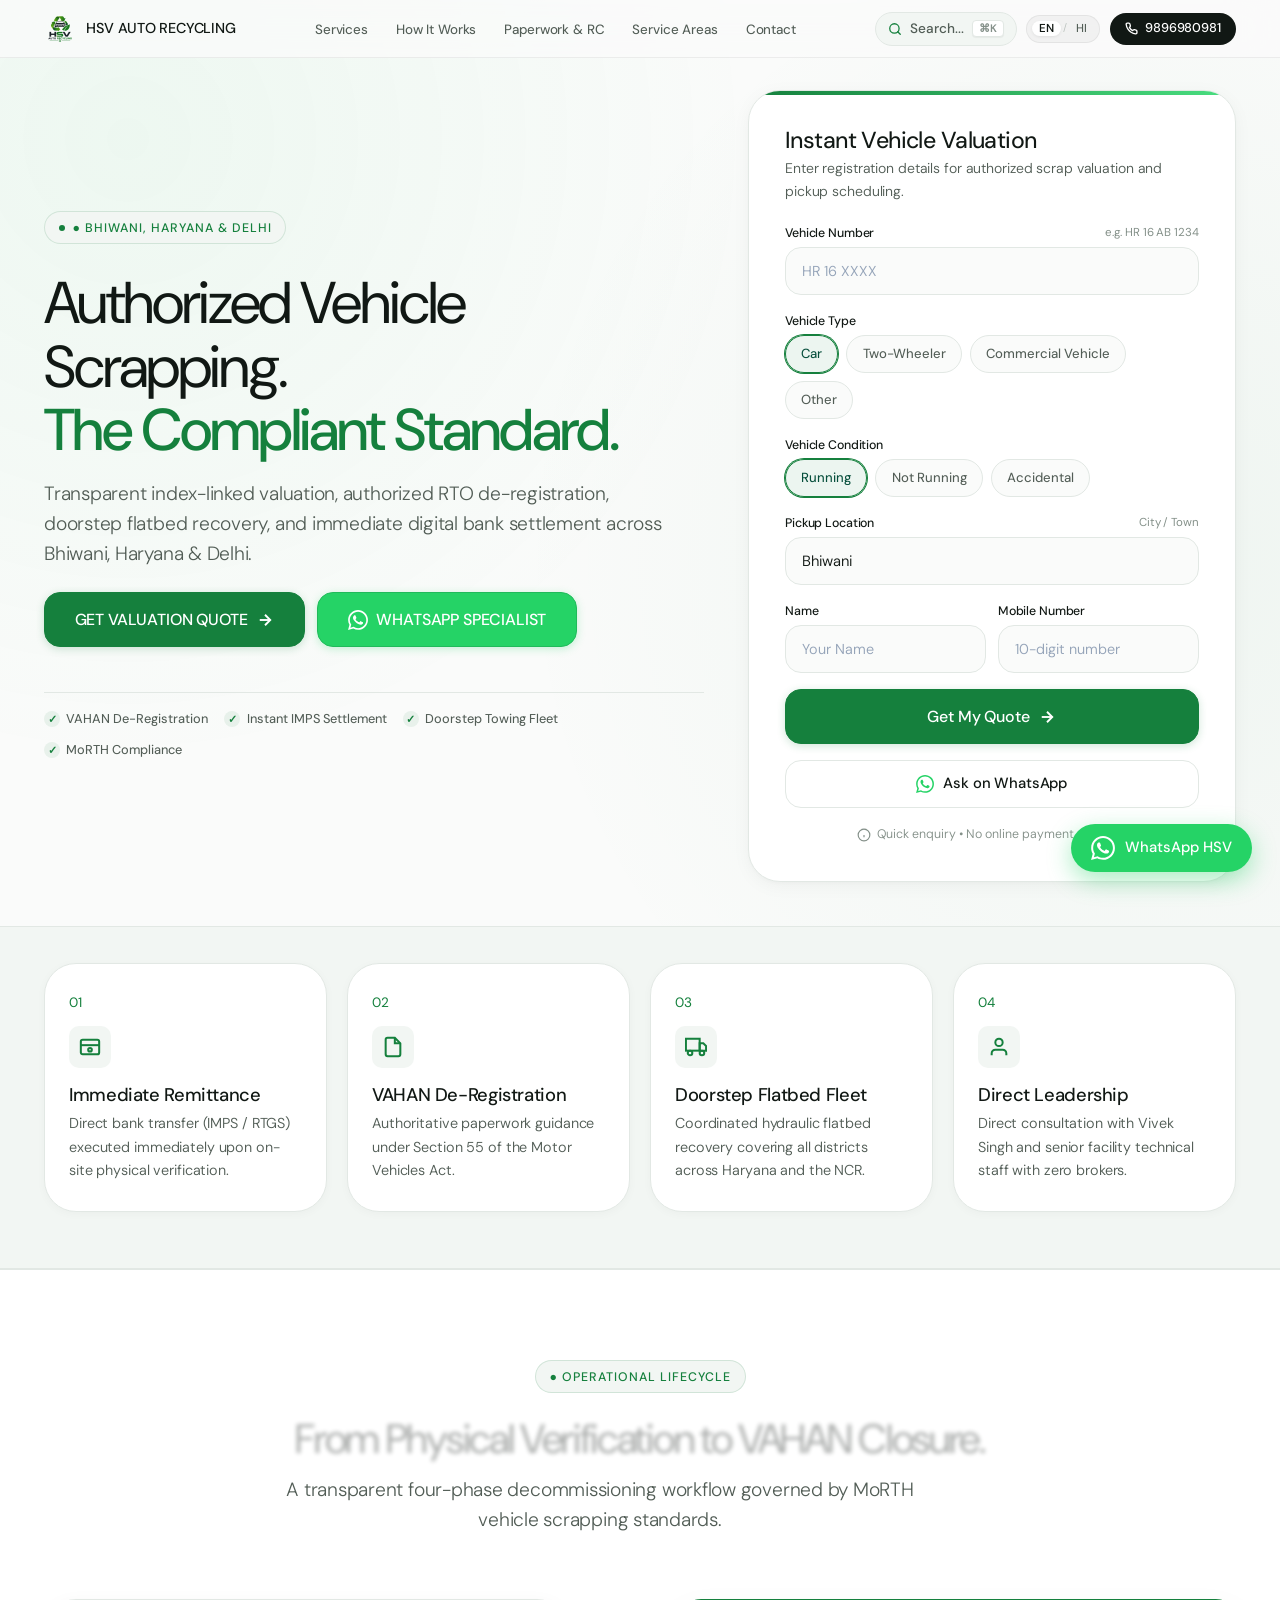
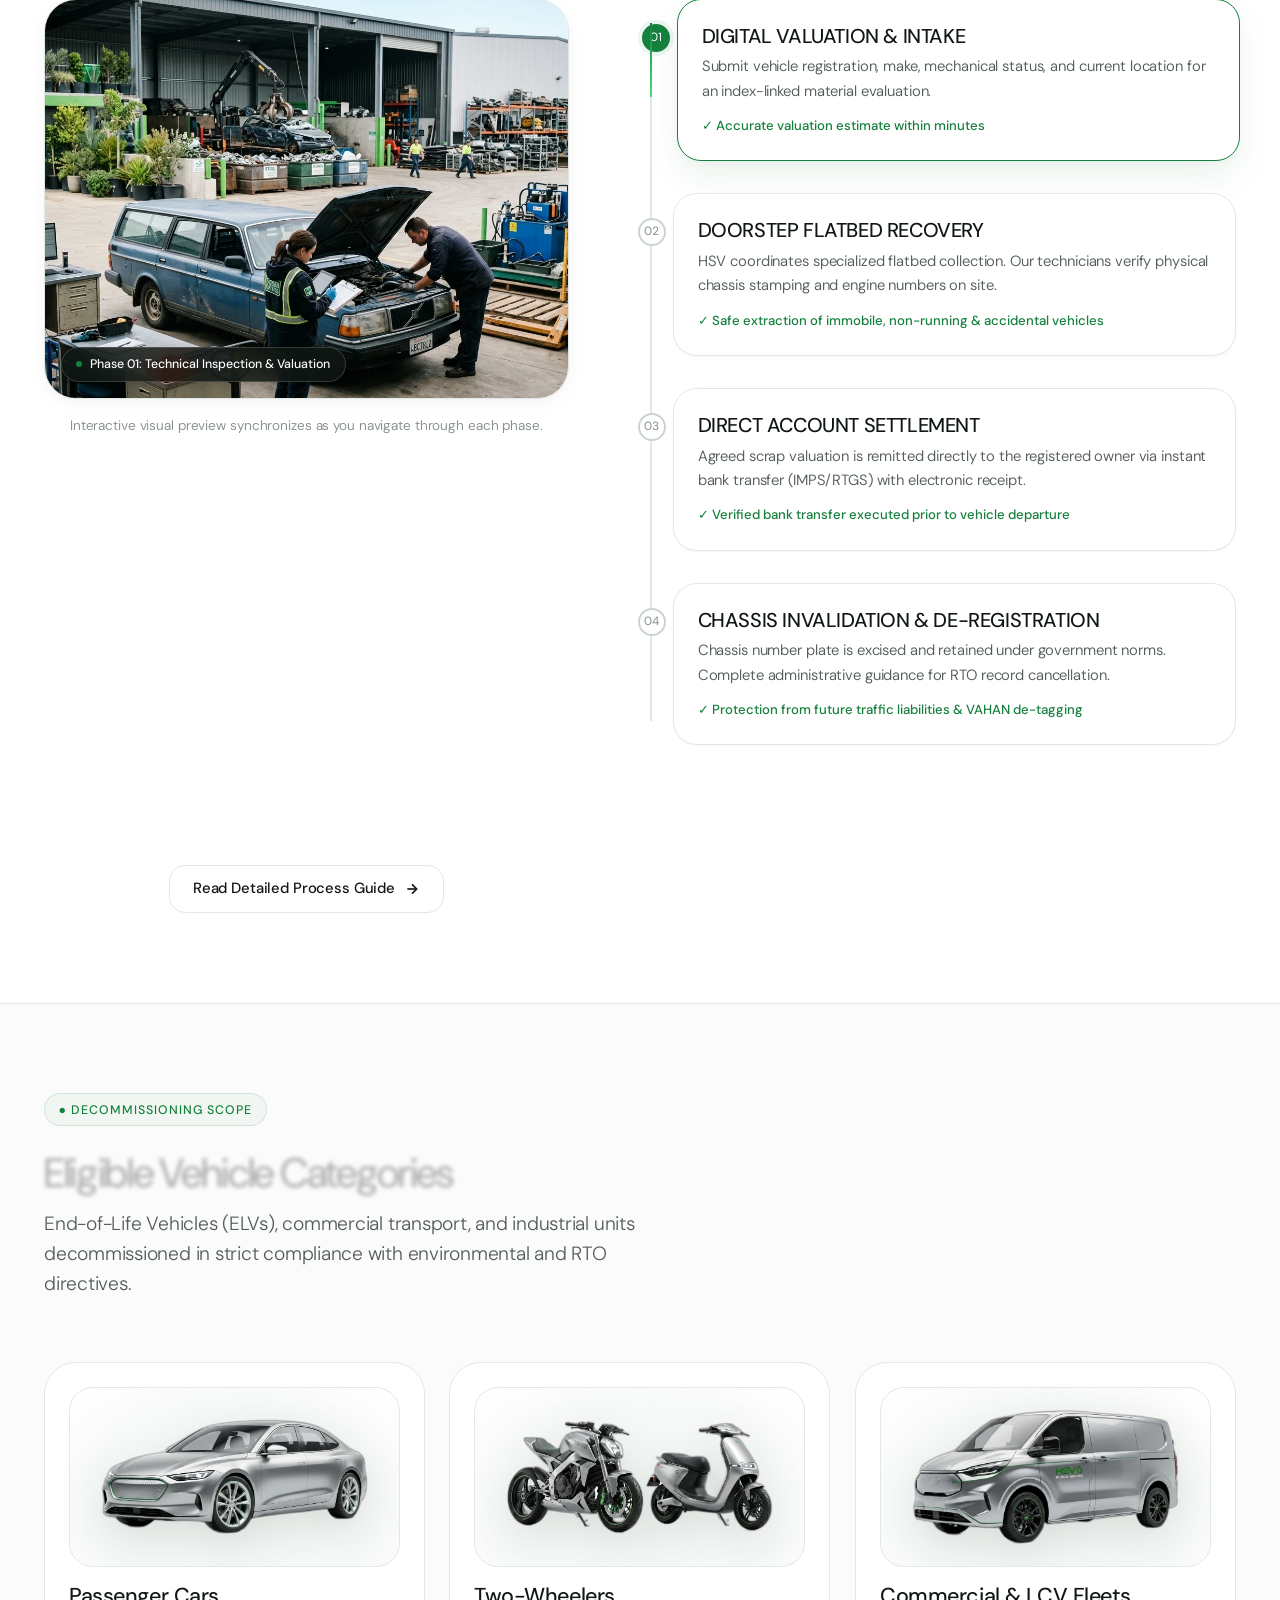
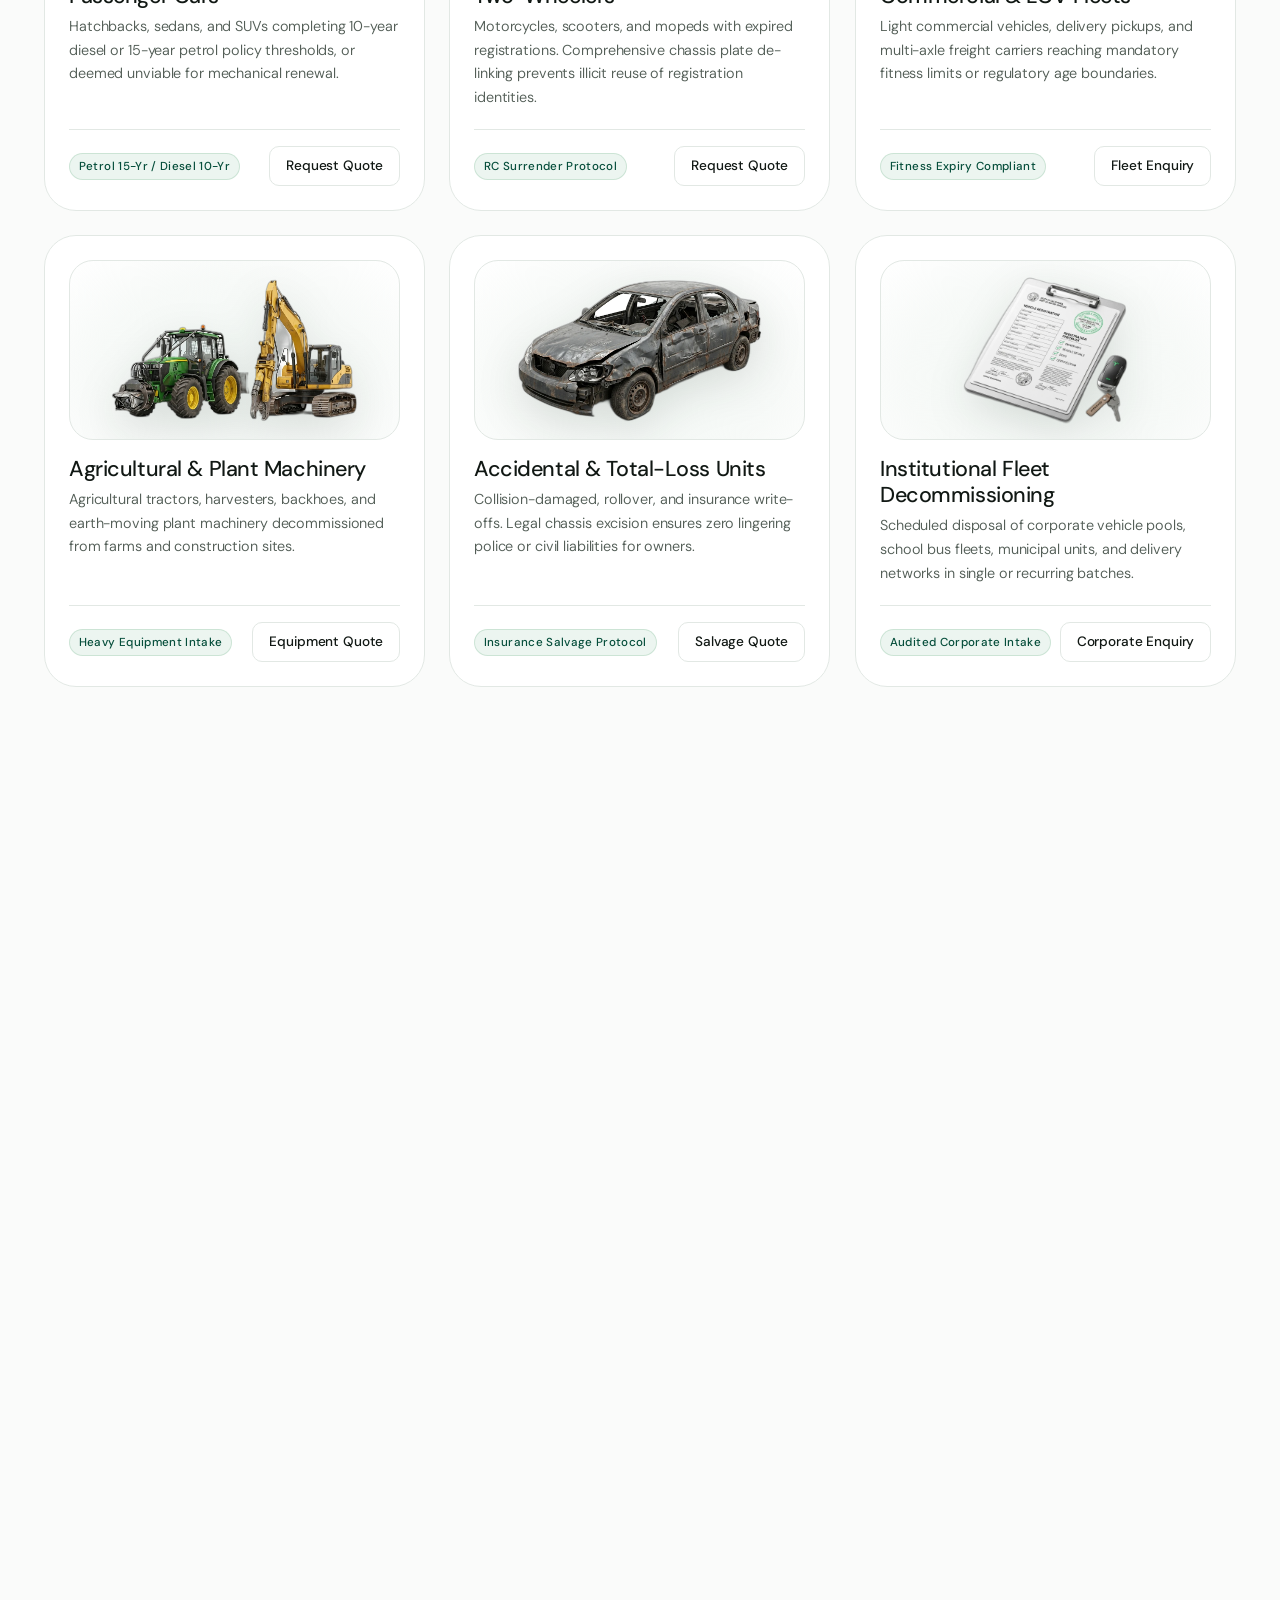
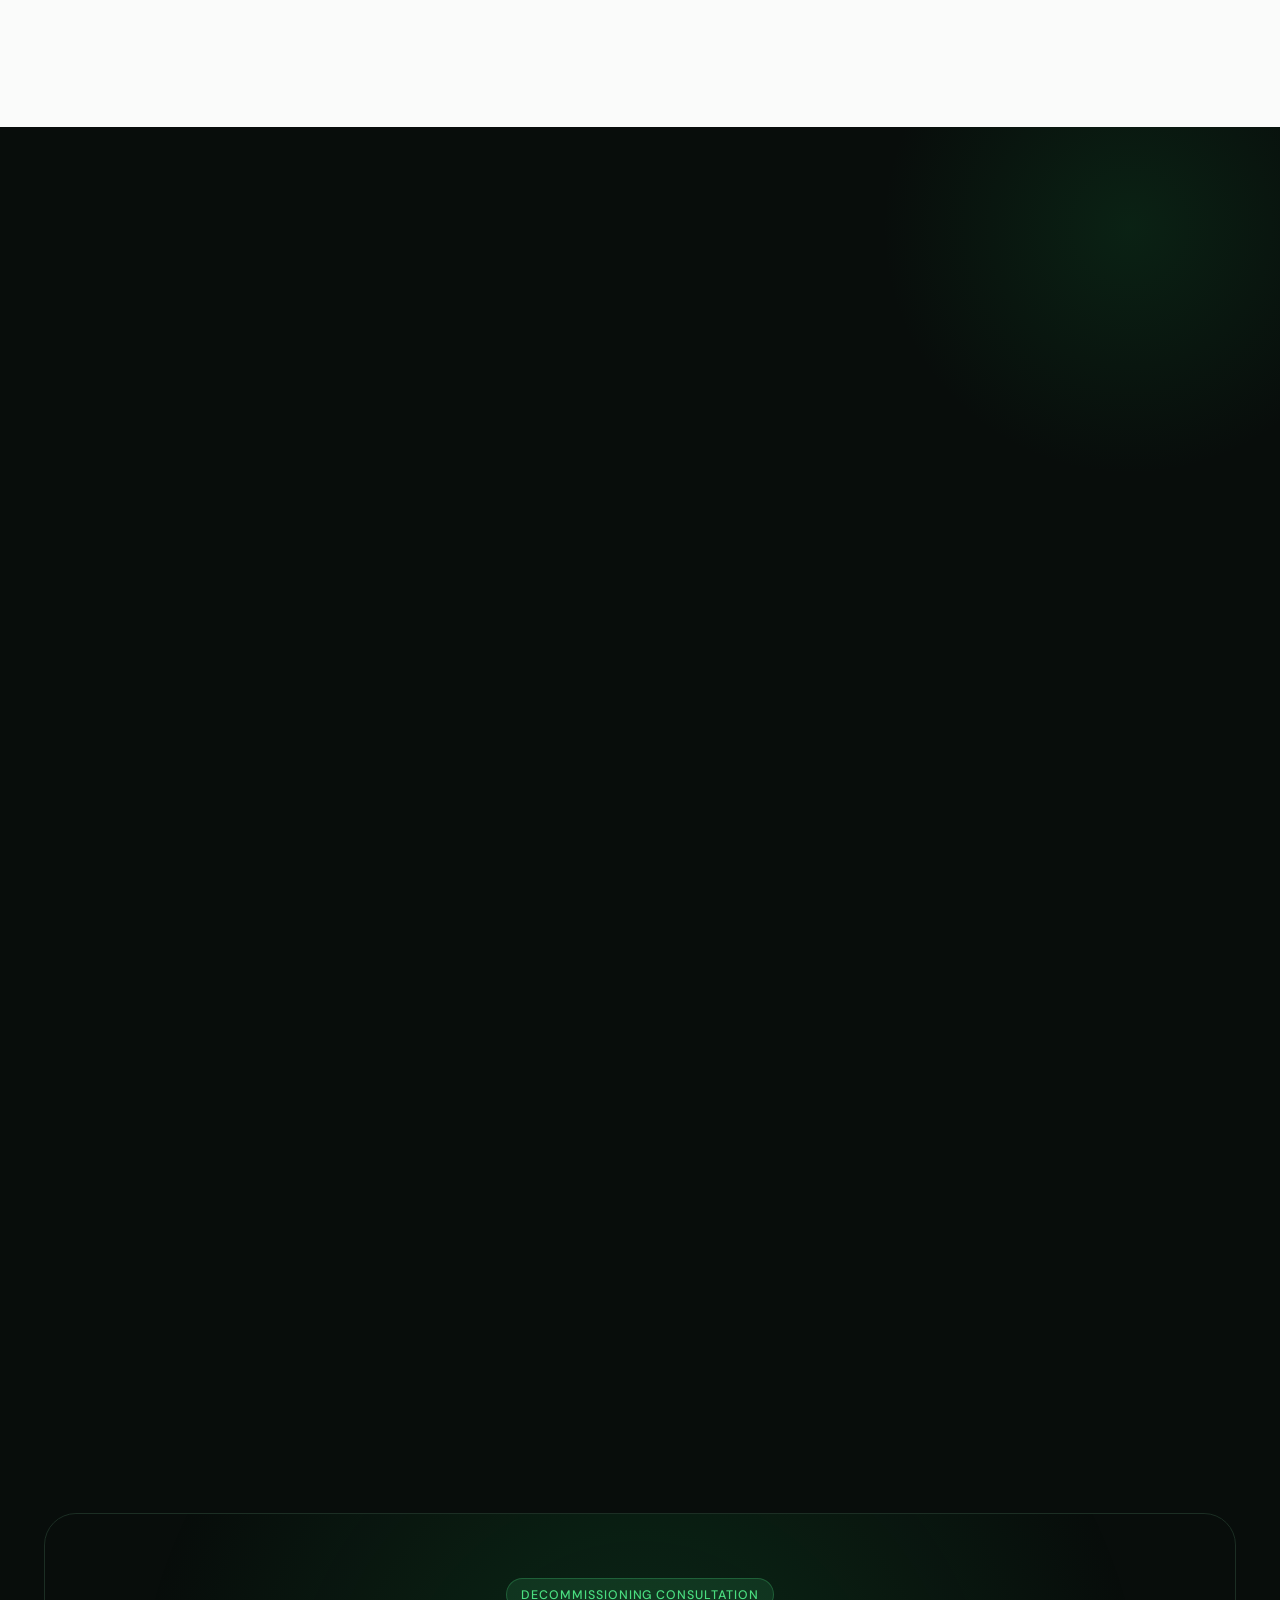
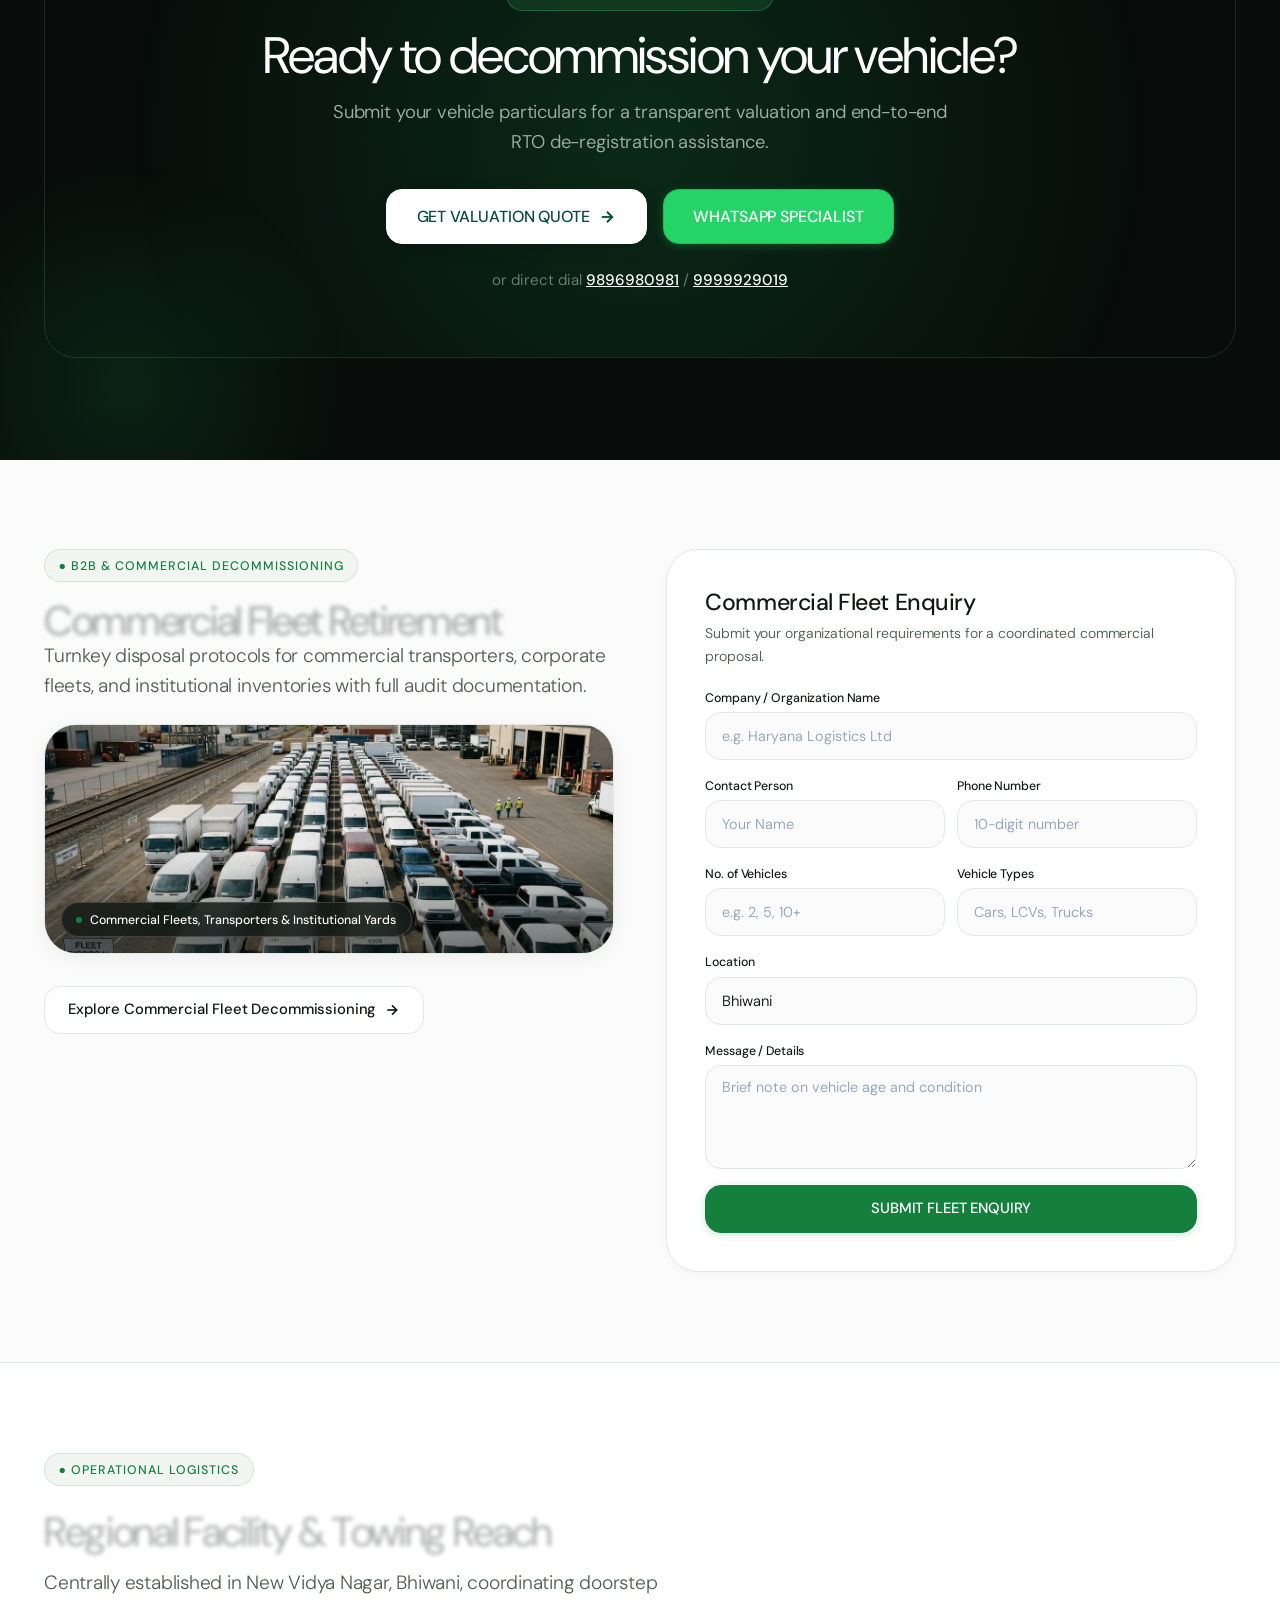
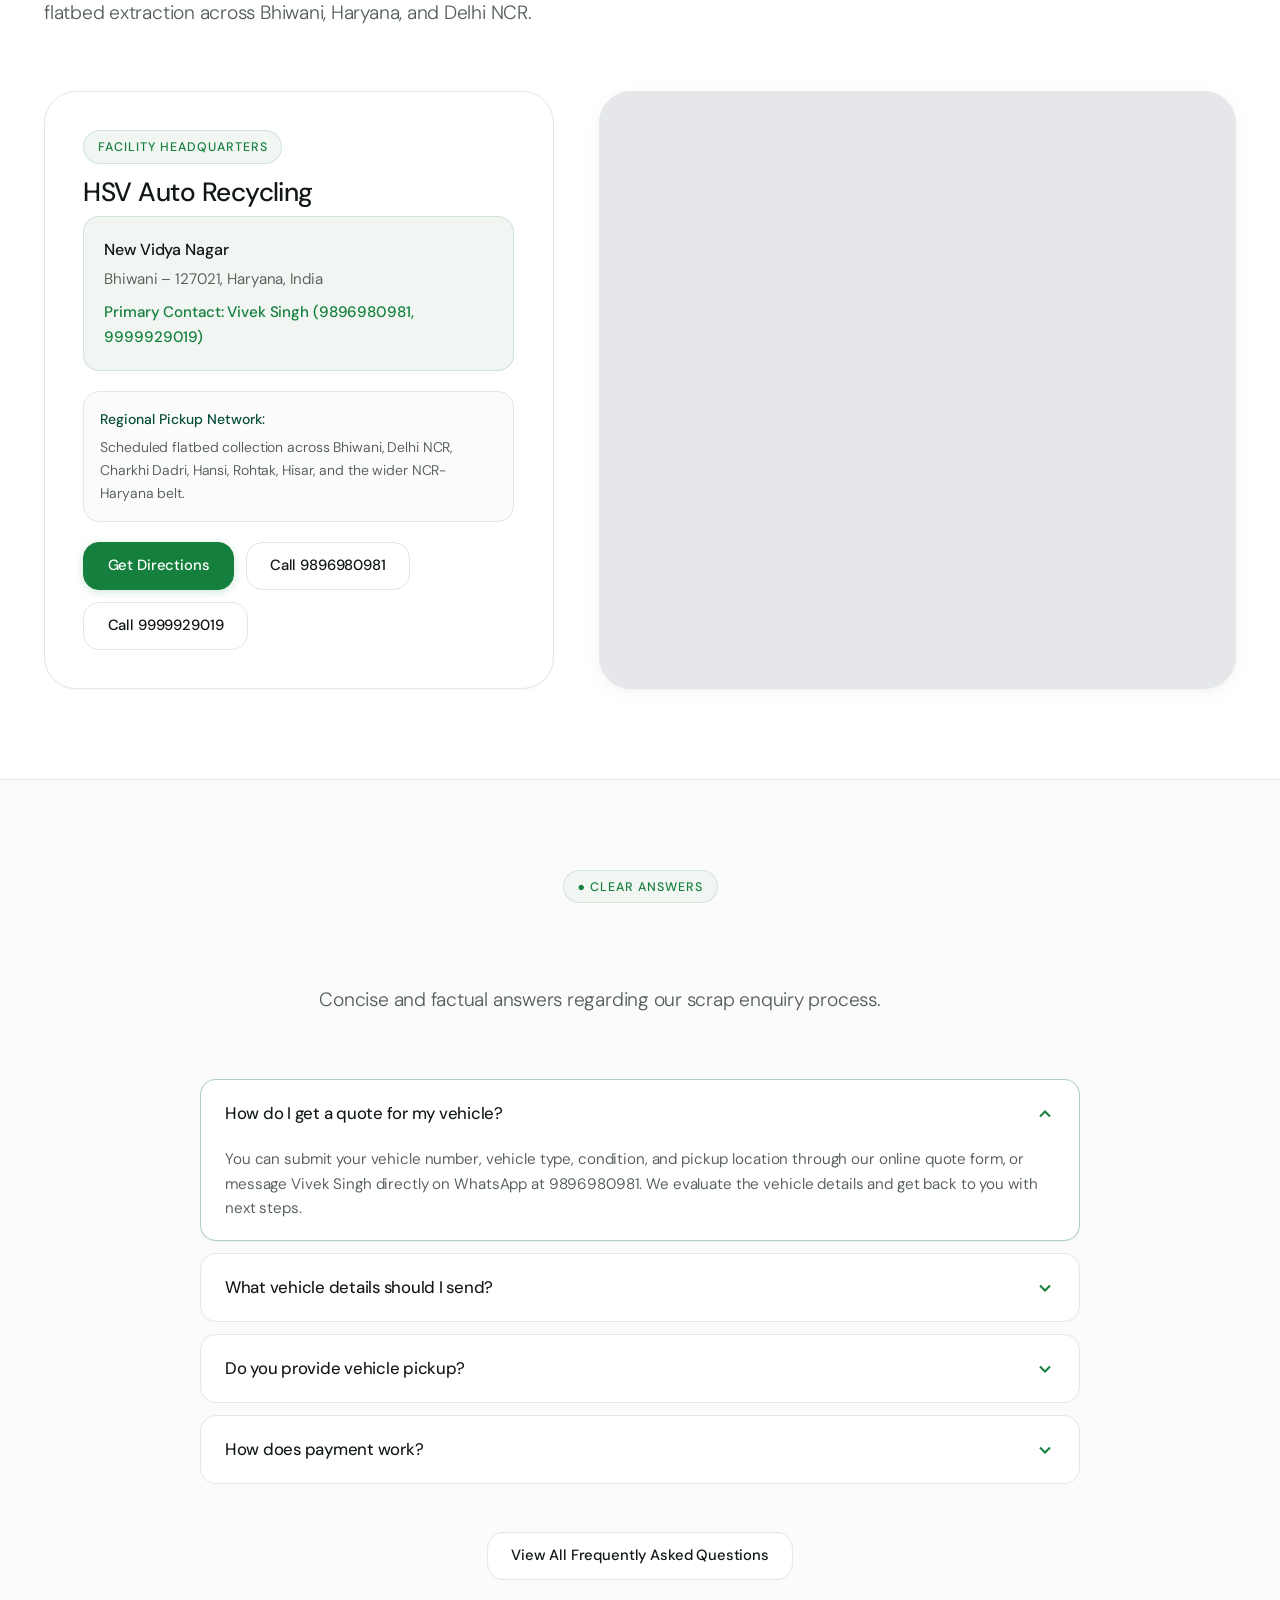
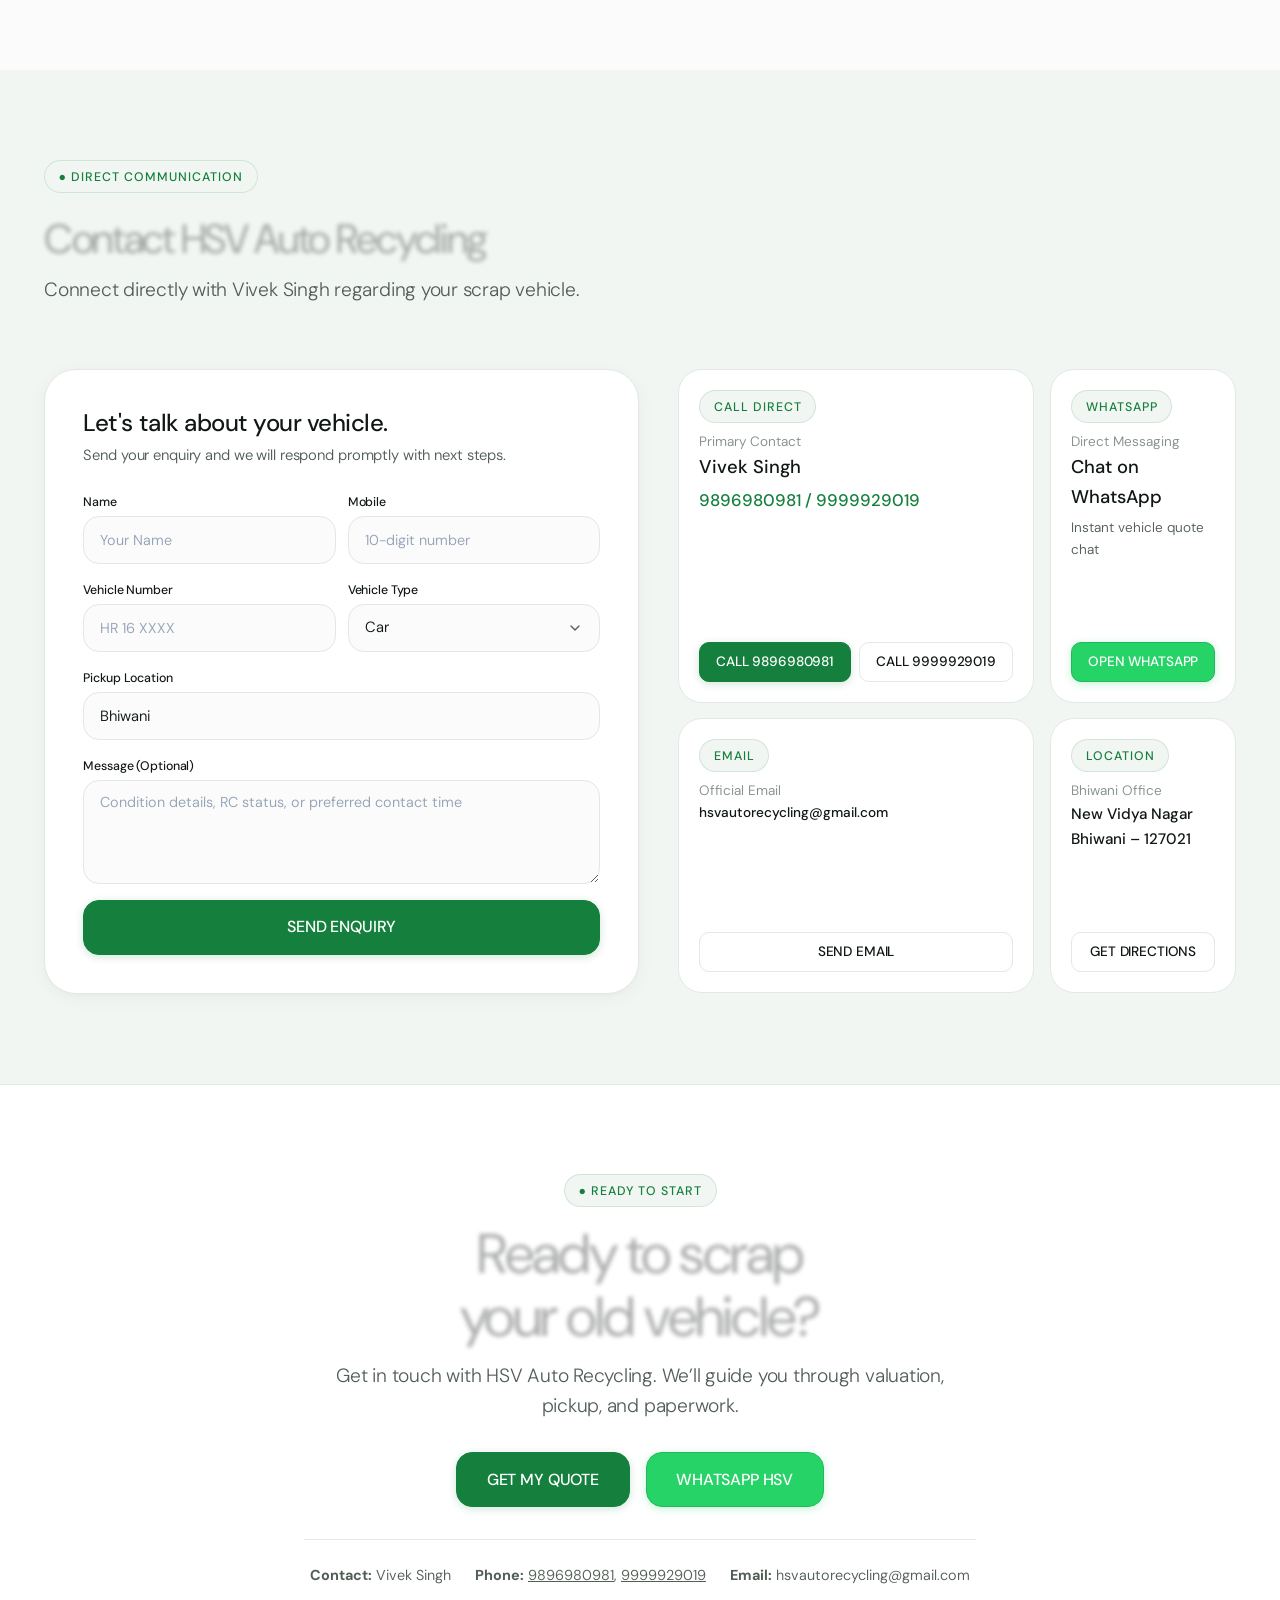
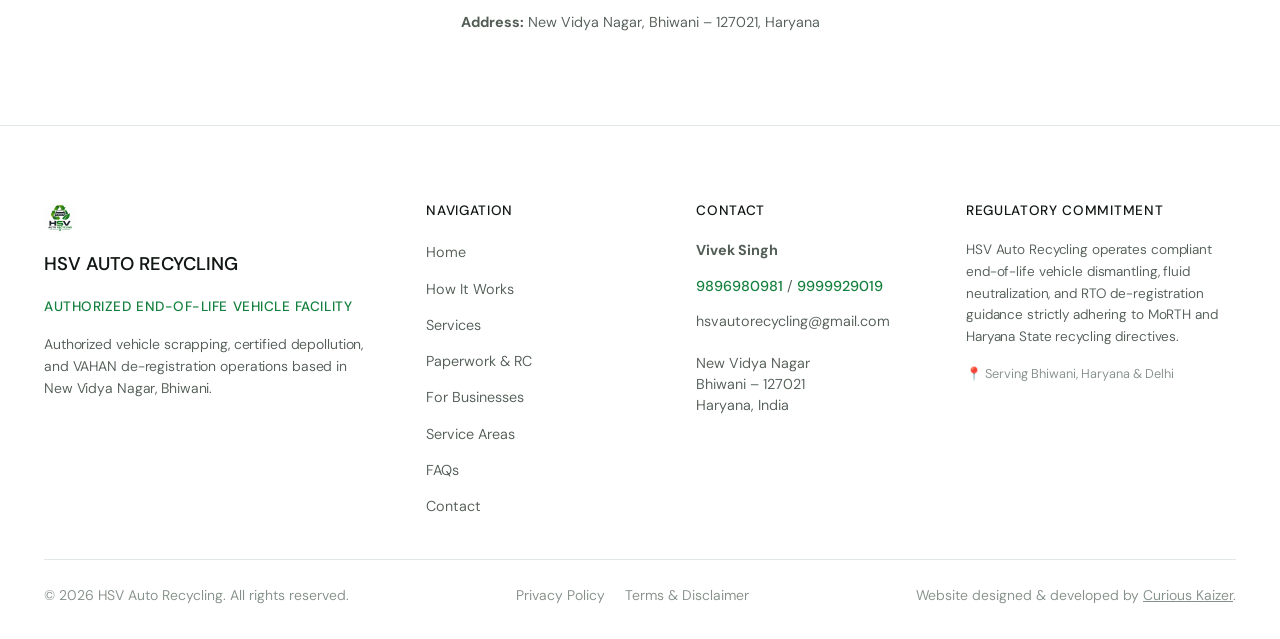
<file: index.html>
<!DOCTYPE html>
<html lang="en">
<head>
  <meta charset="UTF-8">
  <meta name="viewport" content="width=device-width, initial-scale=1.0">
  <title>Vehicle Scrapping & Auto Recycling in Bhiwani, Haryana & Delhi | HSV Auto Recycling</title>
  <meta name="description" content="Contact HSV Auto Recycling for scrap vehicle enquiries, doorstep pickup, instant payment and RC cancellation support across Bhiwani, Haryana & Delhi. Handled according to government policy & norms.">
  <meta name="keywords" content="HSV Auto Recycling, vehicle scrapping Bhiwani, vehicle scrapping Delhi, vehicle scrapping Haryana, scrap car Delhi NCR, scrap car Bhiwani, scrap bike Haryana, RC cancellation support, scrap commercial vehicle Delhi, Vivek Singh Bhiwani">
  <meta name="author" content="HSV Auto Recycling">
  <link rel="canonical" href="https://hsvautorecycling.com/">

  <!-- Open Graph / Facebook -->
  <meta property="og:type" content="website">
  <meta property="og:url" content="https://hsvautorecycling.com/">
  <meta property="og:title" content="Vehicle Scrapping & Auto Recycling in Bhiwani, Haryana & Delhi | HSV Auto Recycling">
  <meta property="og:description" content="Get a fair scrap quote, pickup assistance, instant payment and RC cancellation guidance across Bhiwani, Haryana & Delhi. Based in New Vidya Nagar, Bhiwani.">
  <meta property="og:image" content="assets/images/og-image.jpg">

  <!-- Twitter -->
  <meta property="twitter:card" content="summary_large_image">
  <meta property="twitter:title" content="HSV Auto Recycling | Bhiwani, Haryana & Delhi">
  <meta property="twitter:description" content="We deal in scrap vehicles. Instant payment, pickup assistance & RC cancellation guidance under govt norms.">
  <meta property="twitter:image" content="assets/images/og-image.jpg">

  <!-- Favicon -->
  <link rel="icon" type="image/png" href="assets/images/favicon.png">
  <link rel="apple-touch-icon" href="assets/images/favicon.png">

  <!-- Apple-inspired Typography: San Francisco & DM Sans -->
  <link rel="preconnect" href="https://fonts.googleapis.com">
  <link rel="preconnect" href="https://fonts.gstatic.com" crossorigin>
  <link href="https://fonts.googleapis.com/css2?family=DM+Sans:ital,opsz,wght@0,9..40,100..1000;1,9..40,100..1000&display=swap" rel="stylesheet">

  <!-- Stylesheet -->
  <link rel="stylesheet" href="assets/css/style.css">

  <!-- JSON-LD Structured Data for LocalBusiness & Services -->
  <script type="application/ld+json">
  {
    "@context": "https://schema.org",
    "@type": "AutoPartsStore",
    "name": "HSV Auto Recycling",
    "alternateName": "HSV Scrap Vehicles",
    "image": "assets/images/logo.png",
    "telephone": ["+919896980981", "+919999929019"],
    "email": "hsvautorecycling@gmail.com",
    "address": {
      "@type": "PostalAddress",
      "streetAddress": "New Vidya Nagar",
      "addressLocality": "Bhiwani",
      "addressRegion": "Haryana",
      "postalCode": "127021",
      "addressCountry": "IN"
    },
    "geo": {
      "@type": "GeoCoordinates",
      "latitude": "28.7932",
      "longitude": "76.1390"
    },
    "url": "https://hsvautorecycling.com/",
    "priceRange": "₹₹",
    "description": "HSV Auto Recycling deals in scrap vehicles, vehicle pickup assistance, instant payment and RC cancellation guidance across Bhiwani, Haryana, and Delhi under applicable government norms.",
    "founder": {
      "@type": "Person",
      "name": "Vivek Singh"
    },
    "areaServed": [
      {
        "@type": "AdministrativeArea",
        "name": "Haryana"
      },
      {
        "@type": "AdministrativeArea",
        "name": "Delhi"
      }
    ]
  }
  </script>
  <meta name="developer" content="Curious Kaizer - https://www.curiouskaizer.com/" />
  <script type="application/ld+json">
  {
    "@context": "https://schema.org",
    "@type": "WebSite",
    "name": "HSV Auto Recycling",
    "url": "https://hsvautorecycling.com/",
    "creator": {
      "@type": "Organization",
      "name": "Curious Kaizer",
      "url": "https://www.curiouskaizer.com/",
      "sameAs": [
        "https://www.instagram.com/curiouskaizer",
        "https://www.linkedin.com/company/curiouskaizer"
      ]
    }
  }
  </script>
</head>
<body>

  <!-- ==========================================================================
       01. APPLE-INSPIRED HEADER / NAVIGATION
       ========================================================================== -->
  <header class="site-header" id="site-header">
    <div class="container nav-container">
      <a href="index.html" class="brand-logo-link" aria-label="HSV Auto Recycling">
        <img src="assets/images/logo-transparent.png" alt="HSV Emblem" class="brand-logo-img" width="32" height="32">
        <span class="brand-name">HSV AUTO RECYCLING</span>
      </a>

      <!-- Desktop Navigation Links (Clean & Minimal) -->
      <nav class="desktop-only" aria-label="Main Navigation">
        <ul class="nav-links">
          <li><a href="services.html" class="nav-link">Services</a></li>
          <li><a href="how-it-works.html" class="nav-link">How It Works</a></li>
          <li><a href="paperwork.html" class="nav-link">Paperwork &amp; RC</a></li>
          <li><a href="service-areas.html" class="nav-link">Service Areas</a></li>
          <li><a href="contact.html" class="nav-link">Contact</a></li>
        </ul>
      </nav>

      <!-- Nav Actions (Minimalist Pill Controls) -->
      <div class="nav-actions">
        <!-- Quick Search Button -->
        <button type="button" class="header-search-btn" id="open-search-btn" aria-label="Search HSV Auto Recycling" title="Quick Search (Cmd+K)">
          <svg width="14" height="14" viewBox="0 0 24 24" fill="none" stroke="currentColor" stroke-width="2.2" stroke-linecap="round" stroke-linejoin="round">
            <circle cx="11" cy="11" r="8"></circle>
            <line x1="21" y1="21" x2="16.65" y2="16.65"></line>
          </svg>
          <span class="search-btn-label">Search...</span>
          <kbd class="search-btn-kbd"><abbr title="Command">⌘</abbr>K</kbd>
        </button>

        <!-- Minimal Language Pill -->
        <div class="lang-switch-pill" role="group" aria-label="Language Selector">
          <button type="button" class="lang-btn active" data-lang="en">EN</button>
          <span class="lang-divider">/</span>
          <button type="button" class="lang-btn" data-lang="hi">HI</button>
        </div>

        <!-- Sleek Apple Pill CTA -->
        <a href="tel:9896980981" class="nav-cta-btn" aria-label="Call 9896980981">
          <svg width="13" height="13" viewBox="0 0 24 24" fill="none" stroke="currentColor" stroke-width="2.5" stroke-linecap="round" stroke-linejoin="round">
            <path d="M22 16.92v3a2 2 0 0 1-2.18 2 19.79 19.79 0 0 1-8.63-3.07 19.5 19.5 0 0 1-6-6 19.79 19.79 0 0 1-3.07-8.67A2 2 0 0 1 4.11 2h3a2 2 0 0 1 2 1.72 12.84 12.84 0 0 0 .7 2.81 2 2 0 0 1-.45 2.11L8.09 9.91a16 16 0 0 0 6 6l1.27-1.27a2 2 0 0 1 2.11-.45 12.84 12.84 0 0 0 2.81.7A2 2 0 0 1 22 16.92z"></path>
          </svg>
          <span>9896980981</span>
        </a>

        <!-- Minimal 2-Line Hamburger Button -->
        <button type="button" class="hamburger-btn" aria-label="Open Navigation Menu" aria-expanded="false">
          <span class="hamburger-line top"></span>
          <span class="hamburger-line bottom"></span>
        </button>
      </div>
    </div>
  </header>

  <!-- Mobile Navigation Sheet -->
  <div class="mobile-nav-sheet" aria-label="Mobile Navigation">
    <div style="padding: 0 1.25rem 1rem;">
      <button type="button" class="btn btn-secondary btn-block header-search-btn" style="width: 100%; justify-content: center; height: 42px;" data-action="open-search">
        <svg width="15" height="15" viewBox="0 0 24 24" fill="none" stroke="currentColor" stroke-width="2.2">
          <circle cx="11" cy="11" r="8"></circle>
          <line x1="21" y1="21" x2="16.65" y2="16.65"></line>
        </svg>
        <span>Search site &amp; services...</span>
      </button>
    </div>
    <ul class="mobile-nav-links">
      <li><a href="index.html" class="mobile-nav-link active"><span>Home</span> <span>→</span></a></li>
      <li><a href="services.html" class="mobile-nav-link"><span>Services</span> <span>→</span></a></li>
      <li><a href="how-it-works.html" class="mobile-nav-link"><span>How It Works</span> <span>→</span></a></li>
      <li><a href="paperwork.html" class="mobile-nav-link"><span>Paperwork &amp; RC</span> <span>→</span></a></li>
      <li><a href="business.html" class="mobile-nav-link"><span>For Businesses</span> <span>→</span></a></li>
      <li><a href="service-areas.html" class="mobile-nav-link"><span>Service Areas</span> <span>→</span></a></li>
      <li><a href="faq.html" class="mobile-nav-link"><span>FAQs</span> <span>→</span></a></li>
      <li><a href="contact.html" class="mobile-nav-link"><span>Contact Us</span> <span>→</span></a></li>
    </ul>

    <div class="mobile-nav-footer">
      <a href="tel:9896980981" class="btn btn-primary btn-block">Call 9896980981</a>
      <a href="tel:9999929019" class="btn btn-secondary btn-block" style="margin-top: 0.5rem;">Call 9999929019</a>
      <a href="https://wa.me/919896980981?text=Hi%20HSV%20Auto%20Recycling%2C%20I%20want%20to%20get%20a%20quote%20for%20scrapping%20my%20vehicle." target="_blank" rel="noopener noreferrer" class="btn btn-whatsapp btn-block" style="margin-top: 0.5rem;">WhatsApp HSV</a>
    </div>
  </div>

  <main>
    <!-- ==========================================================================
         02. HERO SECTION — CONTROLLED EDITORIAL COMPOSITION
         ========================================================================== -->
    <section class="hero-section" id="hero">
      <div class="container hero-grid">
        
        <!-- Hero Left Column -->
        <div class="hero-content">
          <div class="eyebrow scroll-reveal" data-i18n="location_pill">
            <span class="eyebrow-dot"></span>
            ● Bhiwani, Haryana &amp; Delhi
          </div>

          <h1 class="hero-title scroll-reveal delay-1">
            <span class="hero-title-main" data-i18n="hero_title_1">Authorized Vehicle Scrapping.</span><br>
            <span class="text-hero-accent" data-i18n="hero_title_legal">The Compliant Standard.</span>
          </h1>

          <p class="lead scroll-reveal delay-2" data-i18n="hero_lead">
            Transparent index-linked valuation, authorized RTO de-registration, doorstep flatbed recovery, and immediate digital bank settlement across Bhiwani, Haryana &amp; Delhi.
          </p>

          <div class="hero-ctas scroll-reveal delay-3">
            <a href="#quote-enquiry" class="btn btn-primary btn-lg" data-i18n="btn_get_quote">
              GET VALUATION QUOTE
              <svg width="18" height="18" viewBox="0 0 24 24" fill="none" stroke="currentColor" stroke-width="2.5" class="arrow-icon">
                <line x1="5" y1="12" x2="19" y2="12"></line>
                <polyline points="12 5 19 12 12 19"></polyline>
              </svg>
            </a>

            <a href="https://wa.me/919896980981?text=Hi%20HSV%20Auto%20Recycling%2C%20I%20want%20to%20get%20a%20quote%20for%20scrapping%20my%20vehicle." target="_blank" rel="noopener noreferrer" class="btn btn-whatsapp btn-lg" data-i18n="btn_whatsapp">
              <svg width="20" height="20" viewBox="0 0 24 24" fill="currentColor">
                <path d="M.057 24l1.687-6.163c-1.041-1.804-1.588-3.849-1.587-5.946.003-6.556 5.338-11.891 11.893-11.891 3.181.001 6.167 1.24 8.413 3.488 2.245 2.248 3.481 5.236 3.48 8.414-.003 6.557-5.338 11.892-11.893 11.892-1.99-.001-3.951-.5-5.688-1.448l-6.305 1.654zm6.597-3.807c1.676.995 3.276 1.591 5.392 1.592 5.448 0 9.886-4.434 9.889-9.885.002-5.462-4.415-9.89-9.881-9.892-5.452 0-9.887 4.434-9.889 9.884-.001 2.225.651 3.891 1.746 5.634l-.999 3.648 3.742-.981zm11.387-5.464c-.074-.124-.272-.198-.57-.347-.297-.149-1.758-.868-2.031-.967-.272-.099-.47-.149-.669.149-.198.297-.768.967-.941 1.165-.173.198-.347.223-.644.074-.297-.149-1.255-.462-2.39-1.475-.883-.788-1.48-1.761-1.653-2.059-.173-.297-.018-.458.13-.606.134-.133.297-.347.446-.521.151-.172.2-.296.3-.495.099-.198.05-.372-.025-.521-.075-.148-.669-1.611-.916-2.206-.242-.579-.487-.501-.669-.51l-.57-.01c-.198 0-.52.074-.792.372s-1.04 1.016-1.04 2.479 1.065 2.876 1.213 3.074c.149.198 2.095 3.2 5.076 4.487.709.306 1.263.489 1.694.626.712.226 1.36.194 1.872.118.571-.085 1.758-.719 2.006-1.413.248-.695.248-1.29.173-1.414z"/>
              </svg>
              WHATSAPP SPECIALIST
            </a>
          </div>

          <!-- Refined Minimal Trust Bar -->
          <div class="trust-chips-row scroll-reveal delay-3">
            <span class="trust-chip"><span class="trust-chip-check">✓</span> <span data-i18n="trust_1">VAHAN De-Registration</span></span>
            <span class="trust-chip"><span class="trust-chip-check">✓</span> <span data-i18n="trust_2">Instant IMPS Settlement</span></span>
            <span class="trust-chip"><span class="trust-chip-check">✓</span> <span data-i18n="trust_3">Doorstep Towing Fleet</span></span>
            <span class="trust-chip"><span class="trust-chip-check">✓</span> <span data-i18n="trust_4">MoRTH Compliance</span></span>
          </div>
        </div>

        <!-- Hero Right Column: Interactive Quote Card -->
        <div class="quote-card scroll-reveal delay-2" id="quote-enquiry">
          <div class="quote-card-header">
            <h2 class="quote-card-title" data-i18n="quote_title">Instant Vehicle Valuation</h2>
            <p class="quote-card-subtitle" data-i18n="quote_sub">Enter registration details for authorized scrap valuation and pickup scheduling.</p>
          </div>

          <!-- Success Banner -->
          <div class="form-success-banner" role="status" aria-live="polite">
            <div class="success-icon">✓</div>
            <h3 style="font-size: 1.25rem; font-weight: 500; color: var(--color-forest);">Enquiry Received!</h3>
            <p style="font-size: 0.925rem; color: var(--text-secondary);">Thanks. HSV Auto Recycling has received your vehicle details. Vivek Singh will contact you shortly.</p>
            <div style="display: flex; gap: 0.5rem; flex-wrap: wrap; justify-content: center; width: 100%; margin-top: 0.5rem;">
              <a href="#" target="_blank" rel="noopener noreferrer" class="btn btn-whatsapp btn-sm success-wa-btn">
                WhatsApp HSV Now
              </a>
              <a href="tel:9896980981" class="btn btn-primary btn-sm">
                Call HSV Directly
              </a>
            </div>
          </div>

          <!-- Live Form -->
          <form class="quote-form" id="hero-quote-form" novalidate>
            <!-- Vehicle Number -->
            <div class="form-group">
              <label for="hero-vehicle-number" class="form-label">
                <span data-i18n="label_veh_no">Vehicle Number</span>
                <span class="form-label-hint">e.g. HR 16 AB 1234</span>
              </label>
              <input type="text" id="hero-vehicle-number" name="vehicle_number" class="form-input uppercase-input" placeholder="HR 16 XXXX" required autocomplete="off">
              <span class="form-error-msg">Please enter a valid registration number.</span>
            </div>

            <!-- Vehicle Type Chips -->
            <div class="form-group">
              <label class="form-label" data-i18n="label_veh_type">Vehicle Type</label>
              <div class="chip-group" id="type-chip-group">
                <input type="hidden" name="vehicle_type" value="Car">
                <button type="button" class="choice-chip is-selected" data-value="Car" aria-pressed="true">Car</button>
                <button type="button" class="choice-chip" data-value="Two-Wheeler" aria-pressed="false">Two-Wheeler</button>
                <button type="button" class="choice-chip" data-value="Commercial Vehicle" aria-pressed="false">Commercial Vehicle</button>
                <button type="button" class="choice-chip" data-value="Other" aria-pressed="false">Other</button>
              </div>
            </div>

            <!-- Vehicle Condition Chips -->
            <div class="form-group">
              <label class="form-label" data-i18n="label_veh_cond">Vehicle Condition</label>
              <div class="chip-group" id="condition-chip-group">
                <input type="hidden" name="vehicle_condition" value="Running">
                <button type="button" class="choice-chip is-selected" data-value="Running" aria-pressed="true">Running</button>
                <button type="button" class="choice-chip" data-value="Not Running" aria-pressed="false">Not Running</button>
                <button type="button" class="choice-chip" data-value="Accidental" aria-pressed="false">Accidental</button>
              </div>
            </div>

            <!-- Pickup Location -->
            <div class="form-group">
              <label for="hero-pickup-location" class="form-label">
                <span data-i18n="label_pickup_loc">Pickup Location</span>
                <span class="form-label-hint">City / Town</span>
              </label>
              <input type="text" id="hero-pickup-location" name="pickup_location" class="form-input" placeholder="e.g. Bhiwani, Haryana, Delhi" value="Bhiwani">
            </div>

            <!-- Name & Mobile Grid -->
            <div class="form-row">
              <div class="form-group">
                <label for="hero-owner-name" class="form-label" data-i18n="label_name">Name</label>
                <input type="text" id="hero-owner-name" name="name" class="form-input" placeholder="Your Name" required>
              </div>

              <div class="form-group">
                <label for="hero-owner-phone" class="form-label">
                  <span data-i18n="label_phone">Mobile Number</span>
                </label>
                <input type="tel" id="hero-owner-phone" name="mobile_number" class="form-input" placeholder="10-digit number" required inputmode="numeric">
                <span class="form-error-msg">Enter valid 10-digit number</span>
              </div>
            </div>

            <!-- Action Buttons -->
            <button type="submit" class="btn btn-primary btn-block btn-lg">
              Get My Quote
              <svg width="18" height="18" viewBox="0 0 24 24" fill="none" stroke="currentColor" stroke-width="2.5" class="arrow-icon">
                <line x1="5" y1="12" x2="19" y2="12"></line>
                <polyline points="12 5 19 12 12 19"></polyline>
              </svg>
            </button>

            <button type="button" class="btn btn-secondary btn-block ask-whatsapp-btn">
              <svg width="18" height="18" viewBox="0 0 24 24" fill="#25D366">
                <path d="M.057 24l1.687-6.163c-1.041-1.804-1.588-3.849-1.587-5.946.003-6.556 5.338-11.891 11.893-11.891 3.181.001 6.167 1.24 8.413 3.488 2.245 2.248 3.481 5.236 3.48 8.414-.003 6.557-5.338 11.892-11.893 11.892-1.99-.001-3.951-.5-5.688-1.448l-6.305 1.654zm6.597-3.807c1.676.995 3.276 1.591 5.392 1.592 5.448 0 9.886-4.434 9.889-9.885.002-5.462-4.415-9.89-9.881-9.892-5.452 0-9.887 4.434-9.889 9.884-.001 2.225.651 3.891 1.746 5.634l-.999 3.648 3.742-.981zm11.387-5.464c-.074-.124-.272-.198-.57-.347-.297-.149-1.758-.868-2.031-.967-.272-.099-.47-.149-.669.149-.198.297-.768.967-.941 1.165-.173.198-.347.223-.644.074-.297-.149-1.255-.462-2.39-1.475-.883-.788-1.48-1.761-1.653-2.059-.173-.297-.018-.458.13-.606.134-.133.297-.347.446-.521.151-.172.2-.296.3-.495.099-.198.05-.372-.025-.521-.075-.148-.669-1.611-.916-2.206-.242-.579-.487-.501-.669-.51l-.57-.01c-.198 0-.52.074-.792.372s-1.04 1.016-1.04 2.479 1.065 2.876 1.213 3.074c.149.198 2.095 3.2 5.076 4.487.709.306 1.263.489 1.694.626.712.226 1.36.194 1.872.118.571-.085 1.758-.719 2.006-1.413.248-.695.248-1.29.173-1.414z"/>
              </svg>
              Ask on WhatsApp
            </button>

            <div class="form-notice">
              <svg width="14" height="14" viewBox="0 0 24 24" fill="none" stroke="currentColor" stroke-width="2">
                <circle cx="12" cy="12" r="10"></circle>
                <line x1="12" y1="16" x2="12" y2="12"></line>
                <line x1="12" y1="8" x2="12.01" y2="8"></line>
              </svg>
              Quick enquiry • No online payment required
            </div>
          </form>
        </div>

      </div>
    </section>

    <!-- ==========================================================================
         03. QUICK TRUST BENTO STRIP
         ========================================================================== -->
    <section class="section" style="padding-top: 2.25rem; padding-bottom: 3.5rem; background-color: var(--bg-surface-soft); border-top: 1px solid var(--border-subtle); border-bottom: 1px solid var(--border-subtle);">
      <div class="container">
        <div class="bento-grid-4">
          <div class="bento-card scroll-reveal">
            <div class="bento-card-num">01</div>
            <div class="bento-card-icon">
              <svg width="22" height="22" viewBox="0 0 24 24" fill="none" stroke="currentColor" stroke-width="2.2">
                <rect x="2" y="4" width="20" height="16" rx="2"></rect>
                <line x1="2" y1="10" x2="22" y2="10"></line>
                <circle cx="12" cy="15" r="2"></circle>
              </svg>
            </div>
            <h3 style="font-size: 1.15rem; margin-bottom: 0.35rem;">Immediate Remittance</h3>
            <p style="font-size: 0.9rem;">Direct bank transfer (IMPS / RTGS) executed immediately upon on-site physical verification.</p>
          </div>

          <div class="bento-card scroll-reveal delay-1">
            <div class="bento-card-num">02</div>
            <div class="bento-card-icon">
              <svg width="22" height="22" viewBox="0 0 24 24" fill="none" stroke="currentColor" stroke-width="2.2">
                <path d="M14 2H6a2 2 0 0 0-2 2v16a2 2 0 0 0 2 2h12a2 2 0 0 0 2-2V8z"></path>
                <polyline points="14 2 14 8 20 8"></polyline>
              </svg>
            </div>
            <h3 style="font-size: 1.15rem; margin-bottom: 0.35rem;">VAHAN De-Registration</h3>
            <p style="font-size: 0.9rem;">Authoritative paperwork guidance under Section 55 of the Motor Vehicles Act.</p>
          </div>

          <div class="bento-card scroll-reveal delay-2">
            <div class="bento-card-num">03</div>
            <div class="bento-card-icon">
              <svg width="22" height="22" viewBox="0 0 24 24" fill="none" stroke="currentColor" stroke-width="2.2">
                <rect x="1" y="3" width="15" height="13"></rect>
                <polygon points="16 8 20 8 23 11 23 16 16 16 8"></polygon>
                <circle cx="5.5" cy="18.5" r="2.5"></circle>
                <circle cx="18.5" cy="18.5" r="2.5"></circle>
              </svg>
            </div>
            <h3 style="font-size: 1.15rem; margin-bottom: 0.35rem;">Doorstep Flatbed Fleet</h3>
            <p style="font-size: 0.9rem;">Coordinated hydraulic flatbed recovery covering all districts across Haryana and the NCR.</p>
          </div>

          <div class="bento-card scroll-reveal delay-3">
            <div class="bento-card-num">04</div>
            <div class="bento-card-icon">
              <svg width="22" height="22" viewBox="0 0 24 24" fill="none" stroke="currentColor" stroke-width="2.2">
                <path d="M20 21v-2a4 4 0 0 0-4-4H8a4 4 0 0 0-4 4v2"></path>
                <circle cx="12" cy="7" r="4"></circle>
              </svg>
            </div>
            <h3 style="font-size: 1.15rem; margin-bottom: 0.35rem;">Direct Leadership</h3>
            <p style="font-size: 0.9rem;">Direct consultation with Vivek Singh and senior facility technical staff with zero brokers.</p>
          </div>
        </div>
      </div>
    </section>

    <!-- ==========================================================================
         04. "HOW IT WORKS" — STICKY STORYTELLING & ANIMATED TIMELINE
         ========================================================================== -->
    <section class="section" id="how-it-works" style="background-color: #FFFFFF; border-top: 1px solid var(--border-subtle); border-bottom: 1px solid var(--border-subtle);">
      <div class="container">
        
        <div class="section-header text-center">
          <div class="eyebrow scroll-reveal">● OPERATIONAL LIFECYCLE</div>
          <h2 class="reveal-words scroll-reveal delay-1">From Physical Verification to VAHAN Closure.</h2>
          <p class="lead scroll-reveal delay-2">A transparent four-phase decommissioning workflow governed by MoRTH vehicle scrapping standards.</p>
        </div>

        <!-- Sticky Storyteller Layout -->
        <div class="sticky-storyteller-grid">
          
          <!-- Sticky Left Column: Synchronized Visual Preview -->
          <div class="sticky-visual-column">
            <div class="sticky-preview-card">
              <img src="assets/images/hero-inspection.webp" alt="How Scrapping Works Visual Preview" class="sticky-preview-img" data-current="assets/images/hero-inspection.webp">
              <div class="media-badge-overlay">
                <span class="eyebrow-dot"></span>
                <span class="sticky-preview-caption">Phase 01: Technical Inspection &amp; Valuation</span>
              </div>
            </div>
            <p style="font-size: 0.85rem; color: var(--text-tertiary); text-align: center;">
              Interactive visual preview synchronizes as you navigate through each phase.
            </p>
          </div>

          <!-- Scrolling Right Column: Vertical Timeline Track -->
          <div class="timeline-progress-track">
            <div class="timeline-fill-bar"></div>

            <!-- Step 1 -->
            <div class="timeline-step-item is-active" data-preview-img="assets/images/hero-inspection.webp" data-preview-caption="Phase 01: Technical Inspection &amp; Valuation">
              <div class="timeline-node-badge">01</div>
              <h3 style="font-size: 1.25rem; margin-bottom: 0.4rem;">DIGITAL VALUATION &amp; INTAKE</h3>
              <p style="font-size: 0.925rem; margin-bottom: 0.75rem;">
                Submit vehicle registration, make, mechanical status, and current location for an index-linked material evaluation.
              </p>
              <div style="font-size: 0.825rem; color: var(--color-primary); font-weight: 500;">
                ✓ Accurate valuation estimate within minutes
              </div>
            </div>

            <!-- Step 2 -->
            <div class="timeline-step-item" data-preview-img="assets/images/towing-pickup.webp" data-preview-caption="Phase 02: Doorstep Flatbed Logistics &amp; Physical Verification">
              <div class="timeline-node-badge">02</div>
              <h3 style="font-size: 1.25rem; margin-bottom: 0.4rem;">DOORSTEP FLATBED RECOVERY</h3>
              <p style="font-size: 0.925rem; margin-bottom: 0.75rem;">
                HSV coordinates specialized flatbed collection. Our technicians verify physical chassis stamping and engine numbers on site.
              </p>
              <div style="font-size: 0.825rem; color: var(--color-primary); font-weight: 500;">
                ✓ Safe extraction of immobile, non-running &amp; accidental vehicles
              </div>
            </div>

            <!-- Step 3 -->
            <div class="timeline-step-item" data-preview-img="assets/images/instant-payment.webp" data-preview-caption="Phase 03: Direct Account Remittance &amp; Audit Trail">
              <div class="timeline-node-badge">03</div>
              <h3 style="font-size: 1.25rem; margin-bottom: 0.4rem;">DIRECT ACCOUNT SETTLEMENT</h3>
              <p style="font-size: 0.925rem; margin-bottom: 0.75rem;">
                Agreed scrap valuation is remitted directly to the registered owner via instant bank transfer (IMPS/RTGS) with electronic receipt.
              </p>
              <div style="font-size: 0.825rem; color: var(--color-primary); font-weight: 500;">
                ✓ Verified bank transfer executed prior to vehicle departure
              </div>
            </div>

            <!-- Step 4 -->
            <div class="timeline-step-item" data-preview-img="assets/images/scrapping-certificate.webp" data-preview-caption="Phase 04: Statutory De-Registration &amp; Chassis Destruction">
              <div class="timeline-node-badge">04</div>
              <h3 style="font-size: 1.25rem; margin-bottom: 0.4rem;">CHASSIS INVALIDATION &amp; DE-REGISTRATION</h3>
              <p style="font-size: 0.925rem; margin-bottom: 0.75rem;">
                Chassis number plate is excised and retained under government norms. Complete administrative guidance for RTO record cancellation.
              </p>
              <div style="font-size: 0.825rem; color: var(--color-primary); font-weight: 500;">
                ✓ Protection from future traffic liabilities &amp; VAHAN de-tagging
              </div>
          </div>
        </div>

        <div style="text-align: center; margin-top: 3.5rem;">
          <a href="how-it-works.html" class="btn btn-secondary">
            Read Detailed Process Guide
            <svg width="16" height="16" viewBox="0 0 24 24" fill="none" stroke="currentColor" stroke-width="2.5" class="arrow-icon">
              <line x1="5" y1="12" x2="19" y2="12"></line>
              <polyline points="12 5 19 12 12 19"></polyline>
            </svg>
          </a>
        </div>

      </div>
    </section>

    <!-- ==========================================================================
         05. VEHICLES WE CAN DISCUSS (3D BENTO GRID)
         ========================================================================== -->
    <section class="section" id="services">
      <div class="container">
        
        <div class="section-header">
          <div class="eyebrow scroll-reveal">● DECOMMISSIONING SCOPE</div>
          <h2 class="reveal-words scroll-reveal delay-1">Eligible Vehicle Categories</h2>
          <p class="lead scroll-reveal delay-2">End-of-Life Vehicles (ELVs), commercial transport, and industrial units decommissioned in strict compliance with environmental and RTO directives.</p>
        </div>

        <div class="vehicle-types-grid">
          <!-- Category 1: Cars -->
          <div class="vehicle-card scroll-reveal">
            <div class="vehicle-3d-visual">
              <img src="assets/images/car-nobg.webp" alt="Passenger Car Scrapping 3D Render" loading="lazy">
            </div>
            <h3 style="font-size: 1.35rem; margin-bottom: 0.35rem;">Passenger Cars</h3>
            <p style="font-size: 0.9rem; margin-bottom: 1.25rem; flex-grow: 1;">
              Hatchbacks, sedans, and SUVs completing 10-year diesel or 15-year petrol policy thresholds, or deemed unviable for mechanical renewal.
            </p>
            <div style="display: flex; align-items: center; justify-content: space-between; padding-top: 1rem; border-top: 1px solid var(--border-subtle);">
              <span class="vehicle-spec-pill">Petrol 15-Yr / Diesel 10-Yr</span>
              <a href="#quote-enquiry" class="btn btn-sm btn-secondary">Request Quote</a>
            </div>
          </div>

          <!-- Category 2: Two-Wheelers -->
          <div class="vehicle-card scroll-reveal delay-1">
            <div class="vehicle-3d-visual">
              <img src="assets/images/motorcycle-nobg.webp" alt="Two Wheeler Scrapping 3D Render" loading="lazy">
            </div>
            <h3 style="font-size: 1.35rem; margin-bottom: 0.35rem;">Two-Wheelers</h3>
            <p style="font-size: 0.9rem; margin-bottom: 1.25rem; flex-grow: 1;">
              Motorcycles, scooters, and mopeds with expired registrations. Comprehensive chassis plate de-linking prevents illicit reuse of registration identities.
            </p>
            <div style="display: flex; align-items: center; justify-content: space-between; padding-top: 1rem; border-top: 1px solid var(--border-subtle);">
              <span class="vehicle-spec-pill">RC Surrender Protocol</span>
              <a href="#quote-enquiry" class="btn btn-sm btn-secondary">Request Quote</a>
            </div>
          </div>

          <!-- Category 3: Commercial Vehicles -->
          <div class="vehicle-card scroll-reveal delay-2">
            <div class="vehicle-3d-visual">
              <img src="assets/images/truck-nobg.webp" alt="Commercial Truck Scrapping 3D Render" loading="lazy">
            </div>
            <h3 style="font-size: 1.35rem; margin-bottom: 0.35rem;">Commercial &amp; LCV Fleets</h3>
            <p style="font-size: 0.9rem; margin-bottom: 1.25rem; flex-grow: 1;">
              Light commercial vehicles, delivery pickups, and multi-axle freight carriers reaching mandatory fitness limits or regulatory age boundaries.
            </p>
            <div style="display: flex; align-items: center; justify-content: space-between; padding-top: 1rem; border-top: 1px solid var(--border-subtle);">
              <span class="vehicle-spec-pill">Fitness Expiry Compliant</span>
              <a href="business.html" class="btn btn-sm btn-secondary">Fleet Enquiry</a>
            </div>
          </div>

          <!-- Category 4: Tractors & Agricultural Machinery -->
          <div class="vehicle-card scroll-reveal">
            <div class="vehicle-3d-visual">
              <img src="assets/images/tractor-nobg.webp" alt="Agricultural Tractor &amp; Machinery Scrapping" loading="lazy">
            </div>
            <h3 style="font-size: 1.35rem; margin-bottom: 0.35rem;">Agricultural &amp; Plant Machinery</h3>
            <p style="font-size: 0.9rem; margin-bottom: 1.25rem; flex-grow: 1;">
              Agricultural tractors, harvesters, backhoes, and earth-moving plant machinery decommissioned from farms and construction sites.
            </p>
            <div style="display: flex; align-items: center; justify-content: space-between; padding-top: 1rem; border-top: 1px solid var(--border-subtle);">
              <span class="vehicle-spec-pill">Heavy Equipment Intake</span>
              <a href="#quote-enquiry" class="btn btn-sm btn-secondary">Equipment Quote</a>
            </div>
          </div>

          <!-- Category 5: Accidental & Total-Loss Vehicles -->
          <div class="vehicle-card scroll-reveal delay-1">
            <div class="vehicle-3d-visual">
              <img src="assets/images/accidental-car-nobg.webp" alt="Accidental Damaged Car Scrapping" loading="lazy">
            </div>
            <h3 style="font-size: 1.35rem; margin-bottom: 0.35rem;">Accidental &amp; Total-Loss Units</h3>
            <p style="font-size: 0.9rem; margin-bottom: 1.25rem; flex-grow: 1;">
              Collision-damaged, rollover, and insurance write-offs. Legal chassis excision ensures zero lingering police or civil liabilities for owners.
            </p>
            <div style="display: flex; align-items: center; justify-content: space-between; padding-top: 1rem; border-top: 1px solid var(--border-subtle);">
              <span class="vehicle-spec-pill">Insurance Salvage Protocol</span>
              <a href="#quote-enquiry" class="btn btn-sm btn-secondary">Salvage Quote</a>
            </div>
          </div>

          <!-- Category 6: Corporate Fleet Batches -->
          <div class="vehicle-card scroll-reveal delay-2">
            <div class="vehicle-3d-visual">
              <img src="assets/images/paperwork-nobg.webp" alt="Corporate Fleet Scrapping Documentation" loading="lazy">
            </div>
            <h3 style="font-size: 1.35rem; margin-bottom: 0.35rem;">Institutional Fleet Decommissioning</h3>
            <p style="font-size: 0.9rem; margin-bottom: 1.25rem; flex-grow: 1;">
              Scheduled disposal of corporate vehicle pools, school bus fleets, municipal units, and delivery networks in single or recurring batches.
            </p>
            <div style="display: flex; align-items: center; justify-content: space-between; padding-top: 1rem; border-top: 1px solid var(--border-subtle);">
              <span class="vehicle-spec-pill">Audited Corporate Intake</span>
              <a href="business.html" class="btn btn-sm btn-secondary">Corporate Enquiry</a>
            </div>
          </div>
        </div>

      </div>
    </section>

    <!-- ==========================================================================
         06. PAPERWORK SECTION (SPLIT CHECKLIST & PHOTO)
         ========================================================================== -->
    <section class="section" id="paperwork" style="padding-top: 1rem;">
      <div class="container">
        <div class="paperwork-split-container scroll-reveal">
          
          <div class="paperwork-left">
            <div class="eyebrow">● STATUTORY COMPLIANCE</div>
            <h2 style="margin-top: 0.5rem; margin-bottom: 0.5rem;">Compliant RTO De-Registration</h2>
            <p>Clear documentation under Section 55 of the Motor Vehicles Act.</p>

            <div style="margin-top: 1.25rem; font-size: 0.825rem; font-weight: 500; letter-spacing: 0.05em; color: var(--text-tertiary); text-transform: uppercase;">
              Essential Verification Records:
            </div>

            <ul class="checklist-list">
              <li class="checklist-item">
                <span class="check-icon">✓</span>
                <div>
                  <strong>Original Registration Certificate (RC)</strong>
                  <div style="font-size: 0.85rem; color: var(--text-secondary);">Smart card or booklet proving legal vehicle title and technical specifications.</div>
                </div>
              </li>
              <li class="checklist-item">
                <span class="check-icon">✓</span>
                <div>
                  <strong>Registered Owner KYC Proof</strong>
                  <div style="font-size: 0.85rem; color: var(--text-secondary);">Self-attested Aadhaar card or voter ID matching the VAHAN registration database.</div>
                </div>
              </li>
              <li class="checklist-item">
                <span class="check-icon">✓</span>
                <div>
                  <strong>PAN Card &amp; Account Verification</strong>
                  <div style="font-size: 0.85rem; color: var(--text-secondary);">Identity confirmation for direct, auditable electronic bank transfer.</div>
                </div>
              </li>
              <li class="checklist-item">
                <span class="check-icon">✓</span>
                <div>
                  <strong>Bank NOC / Form 35 (If Hypothecated)</strong>
                  <div style="font-size: 0.85rem; color: var(--text-secondary);">Lender loan closure certificate and Form 35 confirming unencumbered ownership.</div>
                </div>
              </li>
              <li class="checklist-item">
                <span class="check-icon">✓</span>
                <div>
                  <strong>Physical Chassis Number Stamping Trace</strong>
                  <div style="font-size: 0.85rem; color: var(--text-secondary);">Physical pencil tracing of the VIN plate for RTO verification file archives.</div>
                </div>
              </li>
            </ul>

            <div style="display: flex; gap: 0.75rem; flex-wrap: wrap; margin-top: 1.5rem;">
              <a href="https://wa.me/919896980981?text=Hi%20HSV%20Auto%20Recycling%2C%20I%20have%20questions%20about%20vehicle%20paperwork%20and%20RC%20cancellation." target="_blank" rel="noopener noreferrer" class="btn btn-primary">
                CONSULT ON PAPERWORK
              </a>
              <a href="tel:9896980981" class="btn btn-secondary">
                CALL 9896980981
              </a>
              <a href="tel:9999929019" class="btn btn-secondary">
                CALL 9999929019
              </a>
            </div>
          </div>

          <div class="paperwork-right">
            <div class="rc-explainer-card">
              <div class="eyebrow" style="margin-bottom: 0.75rem;">MORTH PROTOCOL</div>
              <h3 style="font-size: 1.45rem; font-weight: 500; color: var(--color-forest); margin-bottom: 0.85rem;">CHASSIS DESTRUCTION &amp; VAHAN DE-TAGGING</h3>
              <p style="font-size: 0.95rem; line-height: 1.6; margin-bottom: 1.25rem;">
                When an End-of-Life Vehicle is processed, the chassis stamping is excised and documented according to statutory guidelines. HSV assists owners with the complete VAHAN de-registration filing, ensuring the vehicle identity is permanently erased from active traffic rosters.
              </p>

              <div class="media-card" style="height: 220px; margin-top: 1rem;">
                <img src="assets/images/paperwork-inspection.webp" alt="Physical Document & Chassis Verification" loading="lazy">
                <div class="media-badge-overlay">
                  <span class="eyebrow-dot"></span> Chassis Cutout & Registration Document Protocol
                </div>
              </div>
            </div>
          </div>

        </div>
      </div>
    </section>

    <!-- ==========================================================================
         07. THE DARK CINEMATIC SECTION TRANSITION (SCROLL-DRIVEN)
         ========================================================================== -->
    <div class="theme-dark-transition-wrapper" data-theme="dark" id="about">
      <div class="container">
        
        <div class="section-header text-center">
          <div class="eyebrow scroll-reveal">● LOCAL TEAM & INTEGRITY</div>
          <h2 class="reveal-words scroll-reveal delay-1" style="font-size: clamp(2.2rem, 4.2vw, 3.5rem);">
            Scrapping made transparent.<br>From Bhiwani to across Haryana &amp; Delhi.
          </h2>
          <p class="lead scroll-reveal delay-2" style="margin: 0 auto;">
            HSV Auto Recycling serves vehicle owners across Bhiwani, Haryana, and Delhi with direct communication and a straightforward vehicle-scrapping enquiry process.
          </p>
        </div>

        <!-- Asymmetric Bento Grid -->
        <div class="why-bento-grid">
          <!-- Main Card -->
          <div class="why-card-main scroll-reveal">
            <div>
              <div class="eyebrow">DIRECT COMMUNICATION</div>
              <h3 style="font-size: clamp(1.8rem, 3vw, 2.4rem); margin-top: 0.75rem; margin-bottom: 1rem;">
                A local team.<br>A clearer process.
              </h3>
              <p style="font-size: 1.05rem; line-height: 1.65;">
                We operate out of New Vidya Nagar in Bhiwani, serving vehicle owners across Haryana and Delhi NCR. You speak directly to the individuals handling your vehicle, ensuring complete clarity on payment, collection, and documentation without unnecessary middlemen or call-center runarounds.
              </p>

              <div class="media-card" style="height: 200px; margin-top: 1.5rem;">
                <img src="assets/images/metal-recycling.webp" alt="Eco-Friendly Metal Recovery at HSV" loading="lazy">
                <div class="media-badge-overlay">
                  <span class="eyebrow-dot"></span> Material Sorting & Environmentally Responsible Handling
                </div>
              </div>
            </div>

            <div style="margin-top: 2rem; padding-top: 1.5rem; border-top: 1px solid var(--dark-border-subtle); display: flex; align-items: center; justify-content: space-between; flex-wrap: wrap; gap: 1rem;">
              <div>
                <div style="font-size: 0.75rem; font-weight: 500; letter-spacing: 0.05em; text-transform: uppercase; color: var(--dark-text-tertiary);">Direct Contact</div>
                <div style="font-size: 1.35rem; font-weight: 500; color: #FFFFFF;">Vivek Singh</div>
                <div style="font-size: 0.95rem; color: var(--color-lime); font-weight: 500;">
                  <a href="tel:9896980981" style="color: inherit; text-decoration: none;">+91 98969 80981</a> / 
                  <a href="tel:9999929019" style="color: inherit; text-decoration: none;">+91 99999 29019</a>
                </div>
              </div>
              <div style="display: flex; gap: 0.5rem; flex-wrap: wrap;">
                <a href="tel:9896980981" class="btn btn-primary btn-sm">Call 9896980981</a>
                <a href="tel:9999929019" class="btn btn-secondary btn-sm" style="background: rgba(255,255,255,0.12); color: #fff; border-color: rgba(255,255,255,0.2);">Call 9999929019</a>
              </div>
            </div>
          </div>

          <!-- Sub-Card 1 -->
          <div class="why-card-sub scroll-reveal delay-1">
            <div>
              <div class="sub-card-top">
                <div class="bento-card-icon">
                  <svg width="22" height="22" viewBox="0 0 24 24" fill="none" stroke="currentColor" stroke-width="2.2">
                    <path d="M21 10c0 7-9 13-9 13s-9-6-9-13a9 9 0 0 1 18 0z"></path>
                    <circle cx="12" cy="10" r="3"></circle>
                  </svg>
                </div>
                <span class="sub-card-badge">Central Facility</span>
              </div>
              <h4 style="font-size: 1.2rem; margin-bottom: 0.4rem; color: #FFFFFF;">Bhiwani Facility Base</h4>
              <p style="font-size: 0.875rem; line-height: 1.55; color: var(--dark-text-secondary); margin-bottom: 0;">
                Centrally located operational yard at New Vidya Nagar, Bhiwani (127021). Easy walk-in consultation, vehicle drop-offs, and dedicated regional flatbed towing.
              </p>
              <div class="sub-card-features">
                <div class="sub-feature-item">
                  <svg width="15" height="15" viewBox="0 0 24 24" fill="none" stroke="currentColor" stroke-width="2.5"><polyline points="20 6 9 17 4 12"></polyline></svg>
                  <span>Local Yard Drop-off &amp; Physical Weighment Bay</span>
                </div>
                <div class="sub-feature-item">
                  <svg width="15" height="15" viewBox="0 0 24 24" fill="none" stroke="currentColor" stroke-width="2.5"><polyline points="20 6 9 17 4 12"></polyline></svg>
                  <span>Doorstep Hydraulic Winch Towing across NCR</span>
                </div>
              </div>
            </div>
            <a href="service-areas.html" class="card-inline-link">
              <span>Explore Service Corridors</span>
              <svg width="14" height="14" viewBox="0 0 24 24" fill="none" stroke="currentColor" stroke-width="2.2"><path d="M5 12h14M12 5l7 7-7 7"/></svg>
            </a>
          </div>

          <!-- Sub-Card 2 -->
          <div class="why-card-sub scroll-reveal delay-2">
            <div>
              <div class="sub-card-top">
                <div class="bento-card-icon">
                  <svg width="22" height="22" viewBox="0 0 24 24" fill="none" stroke="currentColor" stroke-width="2.2">
                    <rect x="2" y="4" width="20" height="16" rx="2"></rect>
                    <line x1="2" y1="10" x2="22" y2="10"></line>
                  </svg>
                </div>
                <span class="sub-card-badge">Instant Settlement</span>
              </div>
              <h4 style="font-size: 1.2rem; margin-bottom: 0.4rem; color: #FFFFFF;">Direct Bank Transfer</h4>
              <p style="font-size: 0.875rem; line-height: 1.55; color: var(--dark-text-secondary); margin-bottom: 0;">
                Verified bank remittance via IMPS or RTGS executed directly into the registered owner's account before vehicle handover, with zero intermediary deductions.
              </p>
              <div class="sub-card-features">
                <div class="sub-feature-item">
                  <svg width="15" height="15" viewBox="0 0 24 24" fill="none" stroke="currentColor" stroke-width="2.5"><polyline points="20 6 9 17 4 12"></polyline></svg>
                  <span>Remitted Before Vehicle Leaves Your Premises</span>
                </div>
                <div class="sub-feature-item">
                  <svg width="15" height="15" viewBox="0 0 24 24" fill="none" stroke="currentColor" stroke-width="2.5"><polyline points="20 6 9 17 4 12"></polyline></svg>
                  <span>Official UTR Bank Transaction Reference</span>
                </div>
              </div>
            </div>
            <a href="#quote-enquiry" class="card-inline-link">
              <span>Request Valuation Quote</span>
              <svg width="14" height="14" viewBox="0 0 24 24" fill="none" stroke="currentColor" stroke-width="2.2"><path d="M5 12h14M12 5l7 7-7 7"/></svg>
            </a>
          </div>

          <!-- Sub-Card 3 -->
          <div class="why-card-sub scroll-reveal delay-1">
            <div>
              <div class="sub-card-top">
                <div class="bento-card-icon">
                  <svg width="22" height="22" viewBox="0 0 24 24" fill="none" stroke="currentColor" stroke-width="2.2">
                    <path d="M14 2H6a2 2 0 0 0-2 2v16a2 2 0 0 0 2 2h12a2 2 0 0 0 2-2V8z"></path>
                    <polyline points="14 2 14 8 20 8"></polyline>
                  </svg>
                </div>
                <span class="sub-card-badge">Legal Compliance</span>
              </div>
              <h4 style="font-size: 1.2rem; margin-bottom: 0.4rem; color: #FFFFFF;">VAHAN RC Cancellation</h4>
              <p style="font-size: 0.875rem; line-height: 1.55; color: var(--dark-text-secondary); margin-bottom: 0;">
                Authoritative guidance under Section 55 of the Motor Vehicles Act. We ensure your vehicle registration record is permanently deregistered to prevent future misuse.
              </p>
              <div class="sub-card-features">
                <div class="sub-feature-item">
                  <svg width="15" height="15" viewBox="0 0 24 24" fill="none" stroke="currentColor" stroke-width="2.5"><polyline points="20 6 9 17 4 12"></polyline></svg>
                  <span>Physical Chassis Cutout Handover Protocol</span>
                </div>
                <div class="sub-feature-item">
                  <svg width="15" height="15" viewBox="0 0 24 24" fill="none" stroke="currentColor" stroke-width="2.5"><polyline points="20 6 9 17 4 12"></polyline></svg>
                  <span>Protection from Challan &amp; Legal Liabilities</span>
                </div>
              </div>
            </div>
            <a href="paperwork.html" class="card-inline-link">
              <span>View Paperwork Protocol</span>
              <svg width="14" height="14" viewBox="0 0 24 24" fill="none" stroke="currentColor" stroke-width="2.2"><path d="M5 12h14M12 5l7 7-7 7"/></svg>
            </a>
          </div>

          <!-- Sub-Card 4 -->
          <div class="why-card-sub scroll-reveal delay-2">
            <div>
              <div class="sub-card-top">
                <div class="bento-card-icon">
                  <svg width="22" height="22" viewBox="0 0 24 24" fill="none" stroke="currentColor" stroke-width="2.2">
                    <path d="M12 22s8-4 8-10V5l-8-3-8 3v7c0 6 8 10 8 10z"></path>
                  </svg>
                </div>
                <span class="sub-card-badge">RVSF Standards</span>
              </div>
              <h4 style="font-size: 1.2rem; margin-bottom: 0.4rem; color: #FFFFFF;">MoRTH Eco Depollution</h4>
              <p style="font-size: 0.875rem; line-height: 1.55; color: var(--dark-text-secondary); margin-bottom: 0;">
                Scientific environmental depollution isolating all hazardous fluids (coolants, transmission oils, battery acid) before metal dismantling, meeting green directives.
              </p>
              <div class="sub-card-features">
                <div class="sub-feature-item">
                  <svg width="15" height="15" viewBox="0 0 24 24" fill="none" stroke="currentColor" stroke-width="2.5"><polyline points="20 6 9 17 4 12"></polyline></svg>
                  <span>Zero Soil &amp; Groundwater Contamination</span>
                </div>
                <div class="sub-feature-item">
                  <svg width="15" height="15" viewBox="0 0 24 24" fill="none" stroke="currentColor" stroke-width="2.5"><polyline points="20 6 9 17 4 12"></polyline></svg>
                  <span>Circular Scrap Metal &amp; Battery Reclaim</span>
                </div>
              </div>
            </div>
            <a href="how-it-works.html" class="card-inline-link">
              <span>How Recycling Works</span>
              <svg width="14" height="14" viewBox="0 0 24 24" fill="none" stroke="currentColor" stroke-width="2.2"><path d="M5 12h14M12 5l7 7-7 7"/></svg>
            </a>
          </div>
        </div>

        <!-- High-Impact Conversion Banner Inside Dark Section -->
        <div class="dark-cta-banner scroll-reveal">
          <div class="eyebrow" style="margin: 0 auto 1rem;">DECOMMISSIONING CONSULTATION</div>
          <h2 style="font-size: clamp(2rem, 4vw, 3.25rem); color: #FFFFFF; margin-bottom: 0.75rem;">Ready to decommission your vehicle?</h2>
          <p style="font-size: 1.15rem; max-width: 620px; margin: 0 auto 2rem; color: var(--dark-text-secondary);">
            Submit your vehicle particulars for a transparent valuation and end-to-end RTO de-registration assistance.
          </p>

          <div style="display: flex; gap: 1rem; justify-content: center; flex-wrap: wrap;">
            <a href="#quote-enquiry" class="btn btn-white btn-lg">
              GET VALUATION QUOTE
              <svg width="18" height="18" viewBox="0 0 24 24" fill="none" stroke="currentColor" stroke-width="2.5" class="arrow-icon">
                <line x1="5" y1="12" x2="19" y2="12"></line>
                <polyline points="12 5 19 12 12 19"></polyline>
              </svg>
            </a>

            <a href="https://wa.me/919896980981?text=Hi%20HSV%20Auto%20Recycling%2C%20I%20have%20an%20old%20vehicle%20I%20want%20to%20scrap." target="_blank" rel="noopener noreferrer" class="btn btn-whatsapp btn-lg">
              WHATSAPP SPECIALIST
            </a>
          </div>

          <div style="margin-top: 1.5rem; font-size: 0.95rem; color: var(--dark-text-tertiary);">
            or direct dial <a href="tel:9896980981" style="color: #FFFFFF; font-weight: 500; text-decoration: underline;">9896980981</a> / <a href="tel:9999929019" style="color: #FFFFFF; font-weight: 500; text-decoration: underline;">9999929019</a>
          </div>
        </div>

      </div>
    </div>

    <!-- ==========================================================================
         08. FOR BUSINESSES (B2B BULK DISPOSAL)
         ========================================================================== -->
    <section class="section" id="business">
      <div class="container">
        <div class="business-section-grid">
          
          <div>
            <div class="eyebrow scroll-reveal">● B2B & COMMERCIAL DECOMMISSIONING</div>
            <h2 class="reveal-words scroll-reveal delay-1">Commercial Fleet Retirement</h2>
            <p class="lead scroll-reveal delay-2">
              Turnkey disposal protocols for commercial transporters, corporate fleets, and institutional inventories with full audit documentation.
            </p>

            <div class="media-card scroll-reveal delay-3" style="height: 230px; margin-top: 1.5rem;">
              <img src="assets/images/fleet-commercial.webp" alt="Commercial Fleet Vehicle Disposal Yard" loading="lazy">
              <div class="media-badge-overlay">
                <span class="eyebrow-dot"></span> Commercial Fleets, Transporters & Institutional Yards
              </div>
            </div>

            <div style="margin-top: 2rem;">
              <a href="business.html" class="btn btn-secondary">
                Explore Commercial Fleet Decommissioning
                <svg width="16" height="16" viewBox="0 0 24 24" fill="none" stroke="currentColor" stroke-width="2.5" class="arrow-icon">
                  <line x1="5" y1="12" x2="19" y2="12"></line>
                  <polyline points="12 5 19 12 12 19"></polyline>
                </svg>
              </a>
            </div>
          </div>

          <!-- B2B Quick Form -->
          <div class="bento-card scroll-reveal delay-2" style="padding: clamp(1.75rem, 3vw, 2.5rem);">
            <h3 style="font-size: 1.45rem; margin-bottom: 0.35rem;">Commercial Fleet Enquiry</h3>
            <p style="font-size: 0.875rem; color: var(--text-secondary); margin-bottom: 1.25rem;">
              Submit your organizational requirements for a coordinated commercial proposal.
            </p>

            <form id="business-enquiry-form" class="quote-form" novalidate>
              <div class="form-group">
                <label for="biz-company" class="form-label">Company / Organization Name</label>
                <input type="text" id="biz-company" name="company_name" class="form-input" placeholder="e.g. Haryana Logistics Ltd" required>
              </div>

              <div class="form-row">
                <div class="form-group">
                  <label for="biz-contact" class="form-label">Contact Person</label>
                  <input type="text" id="biz-contact" name="contact_person" class="form-input" placeholder="Your Name" required>
                </div>
                <div class="form-group">
                  <label for="biz-phone" class="form-label">Phone Number</label>
                  <input type="tel" id="biz-phone" name="phone" class="form-input" placeholder="10-digit number" required inputmode="numeric">
                </div>
              </div>

              <div class="form-row">
                <div class="form-group">
                  <label for="biz-count" class="form-label">No. of Vehicles</label>
                  <input type="text" id="biz-count" name="number_of_vehicles" class="form-input" placeholder="e.g. 2, 5, 10+">
                </div>
                <div class="form-group">
                  <label for="biz-type" class="form-label">Vehicle Types</label>
                  <input type="text" id="biz-type" name="vehicle_types" class="form-input" placeholder="Cars, LCVs, Trucks">
                </div>
              </div>

              <div class="form-group">
                <label for="biz-location" class="form-label">Location</label>
                <input type="text" id="biz-location" name="location" class="form-input" placeholder="City / Yard Location (e.g. Bhiwani, Delhi)" value="Bhiwani">
              </div>

              <div class="form-group">
                <label for="biz-msg" class="form-label">Message / Details</label>
                <textarea id="biz-msg" name="message" class="form-textarea" rows="2" placeholder="Brief note on vehicle age and condition"></textarea>
              </div>

              <button type="submit" class="btn btn-primary btn-block">
                SUBMIT FLEET ENQUIRY
              </button>
            </form>
          </div>

        </div>
      </div>
    </section>

    <!-- ==========================================================================
         09. SERVICE AREA (BHIWANI, HARYANA & DELHI)
         ========================================================================== -->
    <section class="section" id="service-areas" style="background-color: #FFFFFF; border-top: 1px solid var(--border-subtle); border-bottom: 1px solid var(--border-subtle);">
      <div class="container">
        
        <div class="section-header">
          <div class="eyebrow scroll-reveal">● OPERATIONAL LOGISTICS</div>
          <h2 class="reveal-words scroll-reveal delay-1">Regional Facility &amp; Towing Reach</h2>
          <p class="lead scroll-reveal delay-2">Centrally established in New Vidya Nagar, Bhiwani, coordinating doorstep flatbed extraction across Bhiwani, Haryana, and Delhi NCR.</p>
        </div>

        <div class="service-area-grid">
          <div class="location-info-card scroll-reveal">
            <div>
              <span class="eyebrow" style="margin-bottom: 0.75rem;">FACILITY HEADQUARTERS</span>
              <h3 style="font-size: 1.65rem; margin-bottom: 0.5rem;">HSV Auto Recycling</h3>
              <div style="background-color: var(--bg-surface-soft); padding: 1.25rem; border-radius: var(--radius-md); border: 1px solid rgba(21, 128, 61, 0.15);">
                <p style="color: var(--text-primary); font-weight: 500; margin-bottom: 0.25rem;">
                  New Vidya Nagar
                </p>
                <p style="color: var(--text-secondary); font-size: 0.95rem;">
                  Bhiwani – 127021, Haryana, India
                </p>
                <p style="color: var(--color-primary); font-weight: 500; margin-top: 0.5rem; font-size: 0.95rem;">
                  Primary Contact: Vivek Singh (<a href="tel:9896980981" style="color: inherit;">9896980981</a>, <a href="tel:9999929019" style="color: inherit;">9999929019</a>)
                </p>
              </div>
            </div>

            <div style="background-color: #FAFBFA; padding: 1rem; border-radius: var(--radius-md); border: 1px solid var(--border-subtle);">
              <div style="font-weight: 500; font-size: 0.875rem; color: var(--color-forest); margin-bottom: 0.35rem;">
                Regional Pickup Network:
              </div>
              <p style="font-size: 0.875rem; color: var(--text-secondary); margin: 0;">
                Scheduled flatbed collection across Bhiwani, Delhi NCR, Charkhi Dadri, Hansi, Rohtak, Hisar, and the wider NCR-Haryana belt.
              </p>
            </div>

            <div style="display: flex; gap: 0.75rem; flex-wrap: wrap;">
              <a href="https://maps.google.com/?q=New+Vidya+Nagar+Bhiwani+Haryana+127021" target="_blank" rel="noopener noreferrer" class="btn btn-primary">
                Get Directions
              </a>
              <a href="tel:9896980981" class="btn btn-secondary">
                Call 9896980981
              </a>
              <a href="tel:9999929019" class="btn btn-secondary">
                Call 9999929019
              </a>
            </div>
          </div>

          <div class="map-container scroll-reveal delay-2" aria-label="Map showing HSV Auto Recycling in Bhiwani">
            <iframe 
              src="https://www.google.com/maps/embed?pb=!1m18!1m12!1m3!1d14013.256262174312!2d76.12874136207555!3d28.793263152504283!2m3!1f0!2f0!3f0!3m2!1i1024!2i768!4f13.1!3m3!1m2!1s0x391280ab44ff53c3%3A0xe5a3c03ec9bc042a!2sVidya%20Nagar%2C%20Bhiwani%2C%20Haryana%20127021!5e0!3m2!1sen!2sin!4v1711650000000!5m2!1sen!2sin" 
              width="100%" 
              height="100%" 
              style="border:0;" 
              allowfullscreen="" 
              loading="lazy" 
              referrerpolicy="no-referrer-when-downgrade"
              title="HSV Auto Recycling Bhiwani Location">
            </iframe>
          </div>
        </div>

      </div>
    </section>

    <!-- ==========================================================================
         10. FAQ SECTION (APPLE ACCORDION)
         ========================================================================== -->
    <section class="section" id="faq">
      <div class="container">
        
        <div class="section-header text-center">
          <div class="eyebrow scroll-reveal">● CLEAR ANSWERS</div>
          <h2 class="reveal-words scroll-reveal delay-1">Frequently Asked Questions</h2>
          <p class="lead scroll-reveal delay-2">Concise and factual answers regarding our scrap enquiry process.</p>
        </div>

        <div class="faq-container">
          <div class="faq-item is-open scroll-reveal">
            <button type="button" class="faq-question-btn" aria-expanded="true">
              <span>How do I get a quote for my vehicle?</span>
              <svg class="faq-chevron" viewBox="0 0 24 24" fill="none" stroke="currentColor" stroke-width="2.5">
                <polyline points="6 9 12 15 18 9"></polyline>
              </svg>
            </button>
            <div class="faq-answer-panel">
              <p style="font-size: 0.95rem; color: var(--text-secondary); line-height: 1.6;">
                You can submit your vehicle number, vehicle type, condition, and pickup location through our online quote form, or message Vivek Singh directly on WhatsApp at 9896980981. We evaluate the vehicle details and get back to you with next steps.
              </p>
            </div>
          </div>

          <div class="faq-item scroll-reveal delay-1">
            <button type="button" class="faq-question-btn" aria-expanded="false">
              <span>What vehicle details should I send?</span>
              <svg class="faq-chevron" viewBox="0 0 24 24" fill="none" stroke="currentColor" stroke-width="2.5">
                <polyline points="6 9 12 15 18 9"></polyline>
              </svg>
            </button>
            <div class="faq-answer-panel">
              <p style="font-size: 0.95rem; color: var(--text-secondary); line-height: 1.6;">
                Please provide the vehicle registration number (e.g. HR 16 XXXX), make and model, current operational condition (running, non-running, or accidental), and location. Photos of the vehicle on WhatsApp also help us evaluate quickly.
              </p>
            </div>
          </div>

          <div class="faq-item scroll-reveal delay-2">
            <button type="button" class="faq-question-btn" aria-expanded="false">
              <span>Do you provide vehicle pickup?</span>
              <svg class="faq-chevron" viewBox="0 0 24 24" fill="none" stroke="currentColor" stroke-width="2.5">
                <polyline points="6 9 12 15 18 9"></polyline>
              </svg>
            </button>
            <div class="faq-answer-panel">
              <p style="font-size: 0.95rem; color: var(--text-secondary); line-height: 1.6;">
                Yes, vehicle pickup assistance is coordinated directly by HSV for vehicles in Bhiwani, Delhi, and surrounding Haryana areas. Pickup timing and logistics are confirmed upon evaluating the vehicle and location.
              </p>
            </div>
          </div>

          <div class="faq-item scroll-reveal delay-3">
            <button type="button" class="faq-question-btn" aria-expanded="false">
              <span>How does payment work?</span>
              <svg class="faq-chevron" viewBox="0 0 24 24" fill="none" stroke="currentColor" stroke-width="2.5">
                <polyline points="6 9 12 15 18 9"></polyline>
              </svg>
            </button>
            <div class="faq-answer-panel">
              <p style="font-size: 0.95rem; color: var(--text-secondary); line-height: 1.6;">
                HSV offers instant payment as promoted. Payment terms are agreed upon transparently with the registered owner, and payment is completed upon physical verification and document handover.
              </p>
            </div>
          </div>
        </div>

        <div style="text-align: center; margin-top: 3rem;">
          <a href="faq.html" class="btn btn-secondary">
            View All Frequently Asked Questions
          </a>
        </div>

      </div>
    </section>

    <!-- ==========================================================================
         11. CONTACT SECTION (BENTO GRID)
         ========================================================================== -->
    <section class="section" id="contact" style="background-color: var(--bg-surface-soft);">
      <div class="container">
        
        <div class="section-header">
          <div class="eyebrow scroll-reveal">● DIRECT COMMUNICATION</div>
          <h2 class="reveal-words scroll-reveal delay-1">Contact HSV Auto Recycling</h2>
          <p class="lead scroll-reveal delay-2">Connect directly with Vivek Singh regarding your scrap vehicle.</p>
        </div>

        <div class="contact-bento-grid">
          <!-- Left Large Card: Contact Form -->
          <div class="contact-form-card scroll-reveal">
            <h3 style="font-size: 1.5rem; margin-bottom: 0.35rem;">Let's talk about your vehicle.</h3>
            <p style="font-size: 0.925rem; color: var(--text-secondary); margin-bottom: 1.5rem;">
              Send your enquiry and we will respond promptly with next steps.
            </p>

            <form class="quote-form" id="main-contact-form" novalidate>
              <div class="form-row">
                <div class="form-group">
                  <label for="contact-name" class="form-label">Name</label>
                  <input type="text" id="contact-name" name="name" class="form-input" placeholder="Your Name" required>
                </div>
                <div class="form-group">
                  <label for="contact-phone" class="form-label">Mobile</label>
                  <input type="tel" id="contact-phone" name="mobile_number" class="form-input" placeholder="10-digit number" required inputmode="numeric">
                  <span class="form-error-msg">Valid mobile required</span>
                </div>
              </div>

              <div class="form-row">
                <div class="form-group">
                  <label for="contact-veh-num" class="form-label">Vehicle Number</label>
                  <input type="text" id="contact-veh-num" name="vehicle_number" class="form-input uppercase-input" placeholder="HR 16 XXXX" required>
                </div>
                <div class="form-group">
                  <label for="contact-veh-type" class="form-label">Vehicle Type</label>
                  <select id="contact-veh-type" name="vehicle_type" class="form-select">
                    <option value="Car">Car</option>
                    <option value="Two-Wheeler">Two-Wheeler</option>
                    <option value="Commercial Vehicle">Commercial Vehicle</option>
                    <option value="Other">Other</option>
                  </select>
                </div>
              </div>

              <div class="form-group">
                <label for="contact-pickup-loc" class="form-label">Pickup Location</label>
                <input type="text" id="contact-pickup-loc" name="pickup_location" class="form-input" placeholder="Location in Bhiwani, Haryana or Delhi" value="Bhiwani">
              </div>

              <div class="form-group">
                <label for="contact-msg" class="form-label">Message (Optional)</label>
                <textarea id="contact-msg" name="message" class="form-textarea" rows="3" placeholder="Condition details, RC status, or preferred contact time"></textarea>
              </div>

              <button type="submit" class="btn btn-primary btn-block btn-lg">
                SEND ENQUIRY
              </button>
            </form>
          </div>

          <!-- Right Quick Contact Cards -->
          <div class="contact-quick-cards">
            <!-- Call Card -->
            <div class="quick-contact-card scroll-reveal">
              <div>
                <span class="eyebrow" style="margin-bottom: 0.5rem;">CALL DIRECT</span>
                <div style="font-size: 0.85rem; color: var(--text-tertiary);">Primary Contact</div>
                <div style="font-size: 1.15rem; font-weight: 500; color: var(--text-primary);">Vivek Singh</div>
                <div style="font-size: 1.05rem; font-weight: 500; color: var(--color-primary); margin-top: 0.25rem;">
                  <a href="tel:9896980981" style="color: inherit; text-decoration: none;">9896980981</a> / <a href="tel:9999929019" style="color: inherit; text-decoration: none;">9999929019</a>
                </div>
              </div>
              <div style="display: flex; gap: 0.5rem; margin-top: 0.75rem;">
                <a href="tel:9896980981" class="btn btn-primary btn-sm" style="flex: 1; text-align: center;">
                  CALL 9896980981
                </a>
                <a href="tel:9999929019" class="btn btn-secondary btn-sm" style="flex: 1; text-align: center;">
                  CALL 9999929019
                </a>
              </div>
            </div>

            <!-- WhatsApp Card -->
            <div class="quick-contact-card scroll-reveal delay-1">
              <div>
                <span class="eyebrow" style="margin-bottom: 0.5rem;">WHATSAPP</span>
                <div style="font-size: 0.85rem; color: var(--text-tertiary);">Direct Messaging</div>
                <div style="font-size: 1.15rem; font-weight: 500; color: var(--text-primary);">Chat on WhatsApp</div>
                <div style="font-size: 0.85rem; color: var(--text-secondary); margin-top: 0.25rem;">
                  Instant vehicle quote chat
                </div>
              </div>
              <a href="https://wa.me/919896980981?text=Hi%20HSV%20Auto%20Recycling%2C%20I%20want%20to%20get%20a%20quote%20for%20scrapping%20my%20vehicle." target="_blank" rel="noopener noreferrer" class="btn btn-whatsapp btn-sm btn-block">
                OPEN WHATSAPP
              </a>
            </div>

            <!-- Email Card -->
            <div class="quick-contact-card scroll-reveal delay-2">
              <div>
                <span class="eyebrow" style="margin-bottom: 0.5rem;">EMAIL</span>
                <div style="font-size: 0.85rem; color: var(--text-tertiary);">Official Email</div>
                <div style="font-size: 0.85rem; font-weight: 500; word-break: break-all;">
                  hsvautorecycling@gmail.com
                </div>
              </div>
              <a href="mailto:hsvautorecycling@gmail.com" class="btn btn-secondary btn-sm btn-block">
                SEND EMAIL
              </a>
            </div>

            <!-- Location Card -->
            <div class="quick-contact-card scroll-reveal delay-3">
              <div>
                <span class="eyebrow" style="margin-bottom: 0.5rem;">LOCATION</span>
                <div style="font-size: 0.85rem; color: var(--text-tertiary);">Bhiwani Office</div>
                <div style="font-size: 0.95rem; font-weight: 500;">
                  New Vidya Nagar<br>Bhiwani – 127021
                </div>
              </div>
              <a href="https://maps.google.com/?q=New+Vidya+Nagar+Bhiwani+Haryana+127021" target="_blank" rel="noopener noreferrer" class="btn btn-secondary btn-sm btn-block">
                GET DIRECTIONS
              </a>
            </div>
          </div>
        </div>

      </div>
    </section>

    <!-- ==========================================================================
         12. FINAL EDITORIAL CTA
         ========================================================================== -->
    <section class="section" style="text-align: center; background-color: #FFFFFF; border-top: 1px solid var(--border-subtle);">
      <div class="container" style="max-width: 760px;">
        <div class="eyebrow scroll-reveal">● READY TO START</div>
        <h2 class="reveal-words scroll-reveal delay-1" style="font-size: clamp(2.2rem, 4.5vw, 3.5rem); margin-bottom: 1rem;">
          Ready to scrap your old vehicle?
        </h2>
        <p class="lead scroll-reveal delay-2" style="margin: 0 auto 2rem;">
          Get in touch with HSV Auto Recycling. We’ll guide you through valuation, pickup, and paperwork.
        </p>

        <div style="display: flex; gap: 1rem; justify-content: center; flex-wrap: wrap;" class="scroll-reveal delay-3">
          <a href="#quote-enquiry" class="btn btn-primary btn-lg">
            GET MY QUOTE
          </a>
          <a href="https://wa.me/919896980981?text=Hi%20HSV%20Auto%20Recycling%2C%20I%20am%20ready%20to%20scrap%20my%20vehicle." target="_blank" rel="noopener noreferrer" class="btn btn-whatsapp btn-lg">
            WHATSAPP HSV
          </a>
        </div>

        <div style="margin-top: 2rem; padding-top: 1.5rem; border-top: 1px solid var(--border-subtle); display: flex; flex-wrap: wrap; justify-content: center; gap: 1.5rem; font-size: 0.9rem; color: var(--text-secondary);" class="scroll-reveal delay-4">
          <span><strong>Contact:</strong> Vivek Singh</span>
          <span><strong>Phone:</strong> <a href="tel:9896980981" style="color: inherit; text-decoration: underline;">9896980981</a>, <a href="tel:9999929019" style="color: inherit; text-decoration: underline;">9999929019</a></span>
          <span><strong>Email:</strong> <a href="mailto:hsvautorecycling@gmail.com" style="color: inherit;">hsvautorecycling@gmail.com</a></span>
          <span><strong>Address:</strong> New Vidya Nagar, Bhiwani – 127021, Haryana</span>
        </div>
      </div>
    </section>
  </main>

  <!-- ==========================================================================
       FOOTER
       ========================================================================== -->
  <footer class="site-footer">
    <div class="container">
      <div class="footer-top-grid">
        <div style="display: flex; flex-direction: column; gap: 1rem;">
          <a href="index.html" class="brand-logo-link">
            <img src="assets/images/logo.png" alt="HSV Auto Recycling" class="brand-logo-img" width="150" height="48">
          </a>
          <div style="font-weight: 550; font-size: 1.15rem; color: var(--text-primary);">
            HSV AUTO RECYCLING
          </div>
          <div style="font-size: 0.85rem; font-weight: 500; letter-spacing: 0.04em; text-transform: uppercase; color: var(--color-primary);">
            Authorized End-of-Life Vehicle Facility
          </div>
          <p style="font-size: 0.875rem; color: var(--text-secondary); line-height: 1.55; max-width: 320px;">
            Authorized vehicle scrapping, certified depollution, and VAHAN de-registration operations based in New Vidya Nagar, Bhiwani.
          </p>
        </div>

        <div>
          <h4 style="font-size: 0.85rem; font-weight: 500; letter-spacing: 0.05em; text-transform: uppercase; margin-bottom: 1.15rem;">Navigation</h4>
          <ul style="list-style: none; display: flex; flex-direction: column; gap: 0.65rem;">
            <li><a href="index.html" style="font-size: 0.9rem; color: var(--text-secondary);">Home</a></li>
            <li><a href="how-it-works.html" style="font-size: 0.9rem; color: var(--text-secondary);">How It Works</a></li>
            <li><a href="services.html" style="font-size: 0.9rem; color: var(--text-secondary);">Services</a></li>
            <li><a href="paperwork.html" style="font-size: 0.9rem; color: var(--text-secondary);">Paperwork & RC</a></li>
            <li><a href="business.html" style="font-size: 0.9rem; color: var(--text-secondary);">For Businesses</a></li>
            <li><a href="service-areas.html" style="font-size: 0.9rem; color: var(--text-secondary);">Service Areas</a></li>
            <li><a href="faq.html" style="font-size: 0.9rem; color: var(--text-secondary);">FAQs</a></li>
            <li><a href="contact.html" style="font-size: 0.9rem; color: var(--text-secondary);">Contact</a></li>
          </ul>
        </div>

        <div>
          <h4 style="font-size: 0.85rem; font-weight: 500; letter-spacing: 0.05em; text-transform: uppercase; margin-bottom: 1.15rem;">Contact</h4>
          <ul style="list-style: none; display: flex; flex-direction: column; gap: 0.75rem; font-size: 0.9rem; color: var(--text-secondary);">
            <li><strong>Vivek Singh</strong></li>
            <li>
              <a href="tel:9896980981" style="color: var(--color-primary); font-weight: 500;">9896980981</a> / 
              <a href="tel:9999929019" style="color: var(--color-primary); font-weight: 500;">9999929019</a>
            </li>
            <li><a href="mailto:hsvautorecycling@gmail.com">hsvautorecycling@gmail.com</a></li>
            <li style="margin-top: 0.5rem; line-height: 1.45;">
              New Vidya Nagar<br>
              Bhiwani – 127021<br>
              Haryana, India
            </li>
          </ul>
        </div>

        <div>
          <h4 style="font-size: 0.85rem; font-weight: 500; letter-spacing: 0.05em; text-transform: uppercase; margin-bottom: 1.15rem;">Regulatory Commitment</h4>
          <p style="font-size: 0.85rem; color: var(--text-secondary); line-height: 1.6; margin-bottom: 1rem;">
            HSV Auto Recycling operates compliant end-of-life vehicle dismantling, fluid neutralization, and RTO de-registration guidance strictly adhering to MoRTH and Haryana State recycling directives.
          </p>
          <div style="font-size: 0.8rem; color: var(--text-tertiary);">
            📍 Serving Bhiwani, Haryana &amp; Delhi
          </div>
        </div>
      </div>

      <div class="footer-bottom-bar">
        <div>© 2026 HSV Auto Recycling. All rights reserved.</div>
        <div style="display: flex; gap: 1.25rem;">
          <a href="privacy.html" style="color: inherit;">Privacy Policy</a>
          <a href="terms.html" style="color: inherit;">Terms & Disclaimer</a>
        </div>
        <div>Website designed & developed by <a href="https://www.curiouskaizer.com/" target="_blank" rel="noopener" style="color: inherit; text-decoration: underline;" title="Curious Kaizer - Web Development Company in Delhi NCR">Curious Kaizer</a>.</div>
      </div>
    </div>
  </footer>

  <!-- Floating WhatsApp & Mobile Action Bar -->
  <a href="https://wa.me/919896980981?text=Hi%20HSV%20Auto%20Recycling%2C%20I%20want%20to%20get%20a%20quote%20for%20scrapping%20my%20vehicle." target="_blank" rel="noopener noreferrer" class="floating-whatsapp-btn" id="floating-whatsapp" aria-label="Chat on WhatsApp">
    <svg width="24" height="24" viewBox="0 0 24 24" fill="currentColor">
      <path d="M.057 24l1.687-6.163c-1.041-1.804-1.588-3.849-1.587-5.946.003-6.556 5.338-11.891 11.893-11.891 3.181.001 6.167 1.24 8.413 3.488 2.245 2.248 3.481 5.236 3.48 8.414-.003 6.557-5.338 11.892-11.893 11.892-1.99-.001-3.951-.5-5.688-1.448l-6.305 1.654zm6.597-3.807c1.676.995 3.276 1.591 5.392 1.592 5.448 0 9.886-4.434 9.889-9.885.002-5.462-4.415-9.89-9.881-9.892-5.452 0-9.887 4.434-9.889 9.884-.001 2.225.651 3.891 1.746 5.634l-.999 3.648 3.742-.981zm11.387-5.464c-.074-.124-.272-.198-.57-.347-.297-.149-1.758-.868-2.031-.967-.272-.099-.47-.149-.669.149-.198.297-.768.967-.941 1.165-.173.198-.347.223-.644.074-.297-.149-1.255-.462-2.39-1.475-.883-.788-1.48-1.761-1.653-2.059-.173-.297-.018-.458.13-.606.134-.133.297-.347.446-.521.151-.172.2-.296.3-.495.099-.198.05-.372-.025-.521-.075-.148-.669-1.611-.916-2.206-.242-.579-.487-.501-.669-.51l-.57-.01c-.198 0-.52.074-.792.372s-1.04 1.016-1.04 2.479 1.065 2.876 1.213 3.074c.149.198 2.095 3.2 5.076 4.487.709.306 1.263.489 1.694.626.712.226 1.36.194 1.872.118.571-.085 1.758-.719 2.006-1.413.248-.695.248-1.29.173-1.414z"/>
    </svg>
    <span>WhatsApp HSV</span>
  </a>

  <aside class="mobile-action-bar" aria-label="Quick Mobile Actions">
    <div class="mobile-action-bar-inner">
      <a href="tel:9896980981" class="mobile-action-btn btn-secondary">CALL</a>
      <a href="https://wa.me/919896980981?text=Hi%20HSV%20Auto%20Recycling%2C%20I%20want%20to%20get%20a%20quote%20for%20scrapping%20my%20vehicle." target="_blank" rel="noopener noreferrer" class="mobile-action-btn btn-whatsapp">WHATSAPP</a>
      <a href="#quote-enquiry" class="mobile-action-btn btn-primary">GET QUOTE</a>
    </div>
  </aside>

  <!-- JavaScript Bundle -->
  <script src="assets/js/main.js"></script>
</body>
</html>
</file>
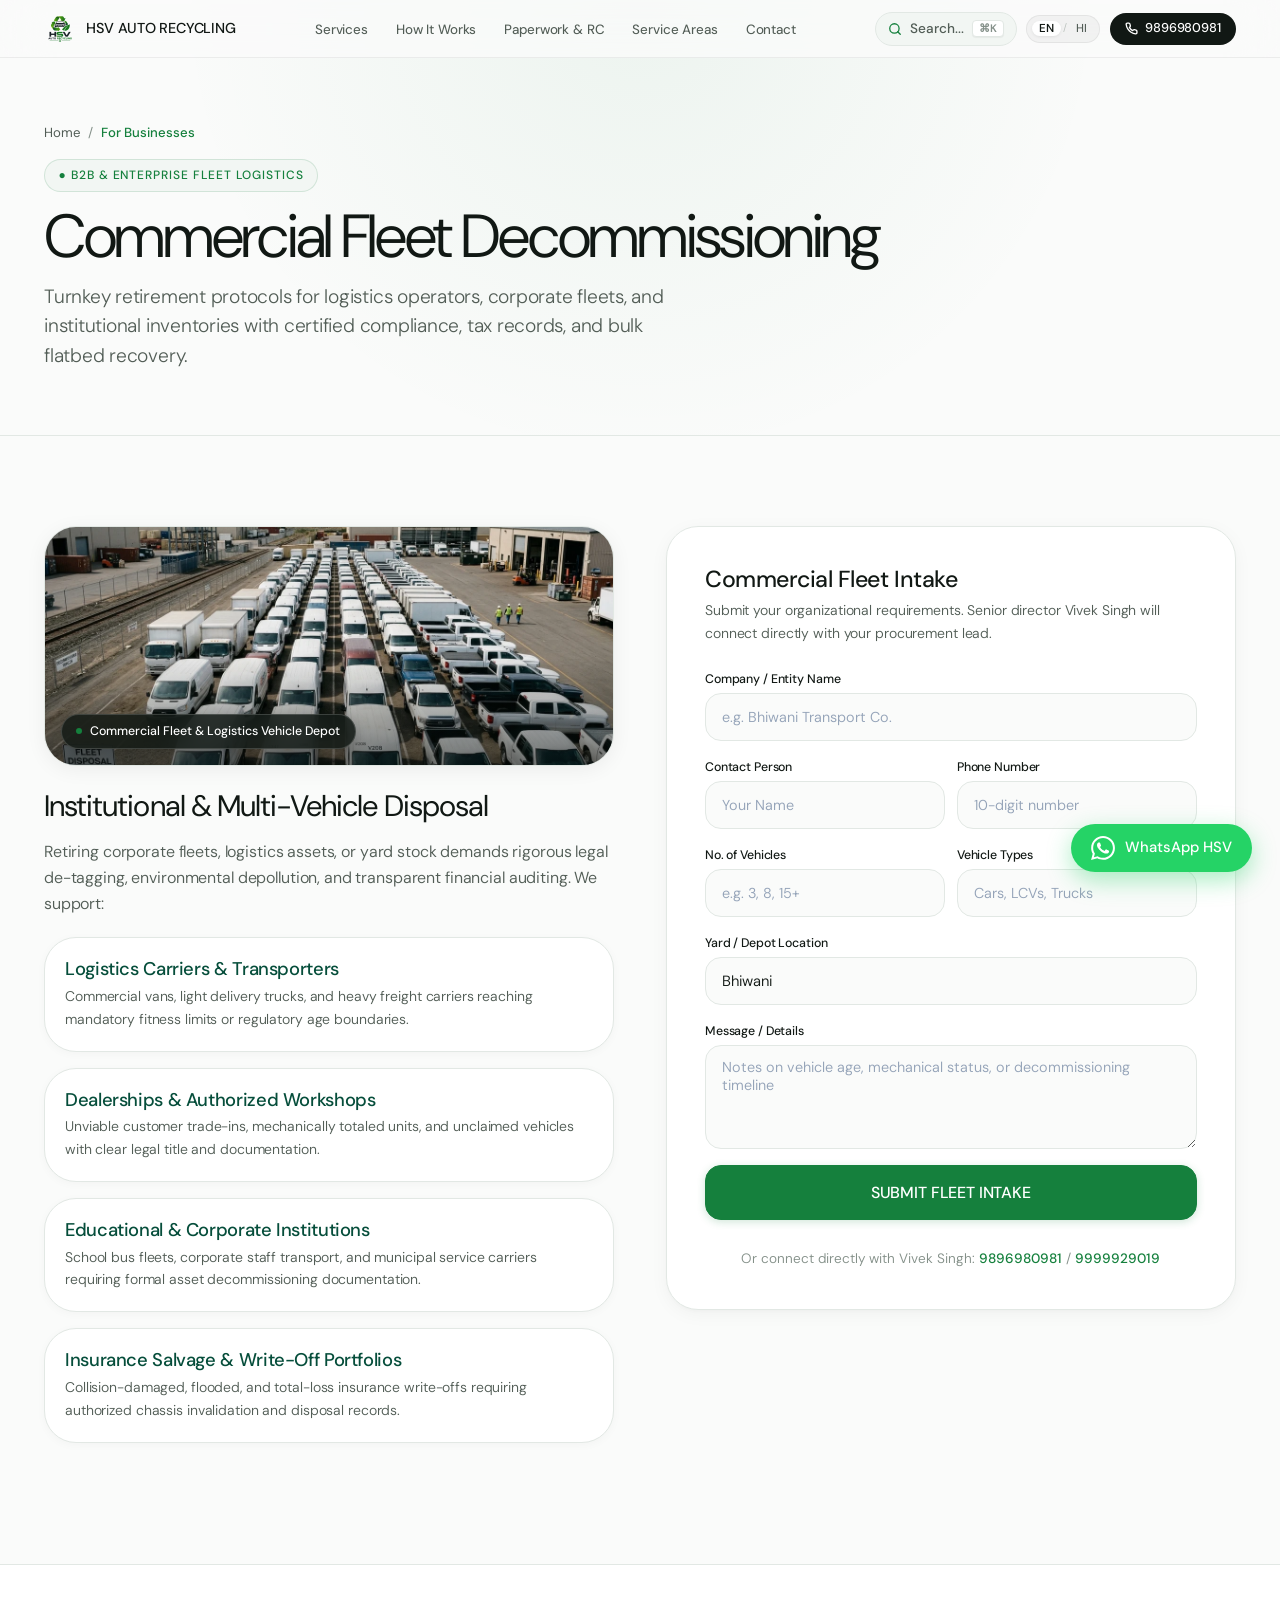
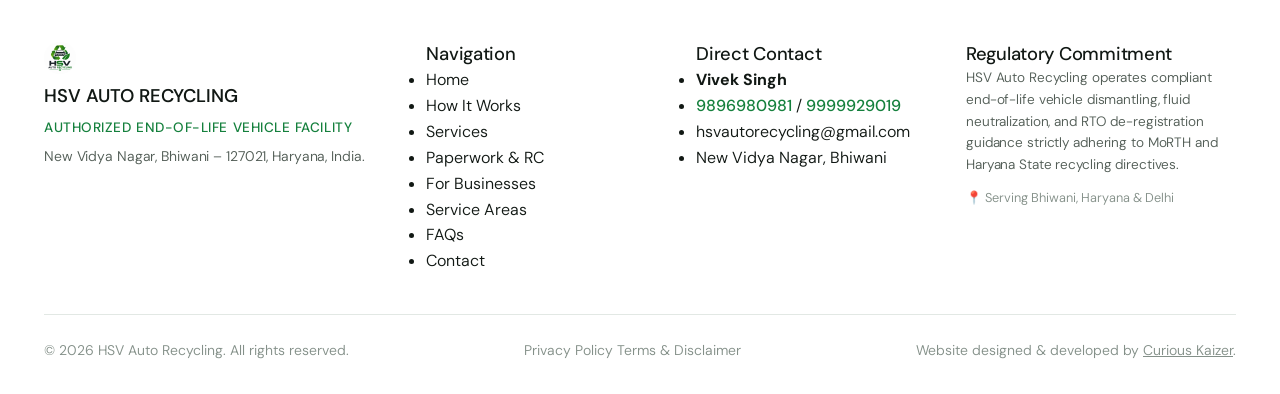
<file: business.html>
<!DOCTYPE html>
<html lang="en">
<head>
  <meta charset="UTF-8">
  <meta name="viewport" content="width=device-width, initial-scale=1.0">
  <title>Business & Bulk Vehicle Disposal in Bhiwani, Haryana & Delhi | HSV Auto Recycling</title>
  <meta name="description" content="Corporate, transporter, dealer and fleet vehicle disposal enquiries with HSV Auto Recycling in Bhiwani, Haryana & Delhi. Coordinated pickup, valuation and paperwork.">
  <link rel="canonical" href="https://hsvautorecycling.com/business.html">
  <meta property="og:title" content="Business & Bulk Vehicle Scrapping | Bhiwani, Haryana & Delhi | HSV Auto Recycling">
  <meta property="og:description" content="Commercial fleet, transporter and bulk vehicle recycling coordination in Delhi, Bhiwani, and Haryana.">
  <meta property="og:image" content="assets/images/og-image.jpg">
  <link rel="icon" type="image/png" href="assets/images/favicon.png">

  <!-- Apple-inspired Typography: San Francisco & DM Sans -->
  <link rel="preconnect" href="https://fonts.googleapis.com">
  <link rel="preconnect" href="https://fonts.gstatic.com" crossorigin>
  <link href="https://fonts.googleapis.com/css2?family=DM+Sans:ital,opsz,wght@0,9..40,100..1000;1,9..40,100..1000&display=swap" rel="stylesheet">

  <link rel="stylesheet" href="assets/css/style.css">
  <meta name="developer" content="Curious Kaizer - https://www.curiouskaizer.com/" />
  <script type="application/ld+json">
  {
    "@context": "https://schema.org",
    "@type": "WebSite",
    "name": "HSV Auto Recycling",
    "url": "https://hsvautorecycling.com/",
    "creator": {
      "@type": "Organization",
      "name": "Curious Kaizer",
      "url": "https://www.curiouskaizer.com/",
      "sameAs": [
        "https://www.instagram.com/curiouskaizer",
        "https://www.linkedin.com/company/curiouskaizer"
      ]
    }
  }
  </script>
</head>
<body>

  <header class="site-header" id="site-header">
    <div class="container nav-container">
      <a href="index.html" class="brand-logo-link" aria-label="HSV Auto Recycling">
        <img src="assets/images/logo-transparent.png" alt="HSV Emblem" class="brand-logo-img" width="32" height="32">
        <span class="brand-name">HSV AUTO RECYCLING</span>
      </a>

      <!-- Desktop Navigation Links (Clean & Minimal) -->
      <nav class="desktop-only" aria-label="Main Navigation">
        <ul class="nav-links">
          <li><a href="services.html" class="nav-link">Services</a></li>
          <li><a href="how-it-works.html" class="nav-link">How It Works</a></li>
          <li><a href="paperwork.html" class="nav-link">Paperwork &amp; RC</a></li>
          <li><a href="service-areas.html" class="nav-link">Service Areas</a></li>
          <li><a href="contact.html" class="nav-link">Contact</a></li>
        </ul>
      </nav>

      <!-- Nav Actions (Minimalist Pill Controls) -->
      <div class="nav-actions">
        <!-- Quick Search Button -->
        <button type="button" class="header-search-btn" id="open-search-btn" aria-label="Search HSV Auto Recycling" title="Quick Search (Cmd+K)">
          <svg width="14" height="14" viewBox="0 0 24 24" fill="none" stroke="currentColor" stroke-width="2.2" stroke-linecap="round" stroke-linejoin="round">
            <circle cx="11" cy="11" r="8"></circle>
            <line x1="21" y1="21" x2="16.65" y2="16.65"></line>
          </svg>
          <span class="search-btn-label">Search...</span>
          <kbd class="search-btn-kbd"><abbr title="Command">⌘</abbr>K</kbd>
        </button>

        <div class="lang-switch-pill" role="group" aria-label="Language Selector">
          <button type="button" class="lang-btn active" data-lang="en">EN</button>
          <span class="lang-divider">/</span>
          <button type="button" class="lang-btn" data-lang="hi">HI</button>
        </div>

        <a href="tel:9896980981" class="nav-cta-btn" aria-label="Call 9896980981">
          <svg width="13" height="13" viewBox="0 0 24 24" fill="none" stroke="currentColor" stroke-width="2.5" stroke-linecap="round" stroke-linejoin="round">
            <path d="M22 16.92v3a2 2 0 0 1-2.18 2 19.79 19.79 0 0 1-8.63-3.07 19.5 19.5 0 0 1-6-6 19.79 19.79 0 0 1-3.07-8.67A2 2 0 0 1 4.11 2h3a2 2 0 0 1 2 1.72 12.84 12.84 0 0 0 .7 2.81 2 2 0 0 1-.45 2.11L8.09 9.91a16 16 0 0 0 6 6l1.27-1.27a2 2 0 0 1 2.11-.45 12.84 12.84 0 0 0 2.81.7A2 2 0 0 1 22 16.92z"></path>
          </svg>
          <span>9896980981</span>
        </a>

        <button type="button" class="hamburger-btn" aria-label="Open Navigation Menu" aria-expanded="false">
          <span class="hamburger-line top"></span>
          <span class="hamburger-line bottom"></span>
        </button>
      </div>
    </div>
  </header>

  <!-- Mobile Navigation Sheet -->
  <div class="mobile-nav-sheet" aria-label="Mobile Navigation">
    <div style="padding: 0 1.25rem 1rem;">
      <button type="button" class="btn btn-secondary btn-block header-search-btn" style="width: 100%; justify-content: center; height: 42px;" data-action="open-search">
        <svg width="15" height="15" viewBox="0 0 24 24" fill="none" stroke="currentColor" stroke-width="2.2">
          <circle cx="11" cy="11" r="8"></circle>
          <line x1="21" y1="21" x2="16.65" y2="16.65"></line>
        </svg>
        <span>Search corporate &amp; fleet scrap...</span>
      </button>
    </div>
    <ul class="mobile-nav-links">
      <li><a href="index.html" class="mobile-nav-link"><span>Home</span> <span>→</span></a></li>
      <li><a href="services.html" class="mobile-nav-link"><span>Services</span> <span>→</span></a></li>
      <li><a href="how-it-works.html" class="mobile-nav-link"><span>How It Works</span> <span>→</span></a></li>
      <li><a href="paperwork.html" class="mobile-nav-link"><span>Paperwork &amp; RC</span> <span>→</span></a></li>
      <li><a href="business.html" class="mobile-nav-link active"><span>For Businesses</span> <span>→</span></a></li>
      <li><a href="service-areas.html" class="mobile-nav-link"><span>Service Areas</span> <span>→</span></a></li>
      <li><a href="faq.html" class="mobile-nav-link"><span>FAQs</span> <span>→</span></a></li>
      <li><a href="contact.html" class="mobile-nav-link"><span>Contact Us</span> <span>→</span></a></li>
    </ul>

    <div class="mobile-nav-footer">
      <a href="tel:9896980981" class="btn btn-primary btn-block">Call 9896980981</a>
      <a href="tel:9999929019" class="btn btn-secondary btn-block" style="margin-top: 0.5rem;">Call 9999929019</a>
      <a href="https://wa.me/919896980981?text=Hi%20HSV%20Auto%20Recycling%2C%20I%20have%20a%20bulk%20vehicle%20enquiry." target="_blank" rel="noopener noreferrer" class="btn btn-whatsapp btn-block" style="margin-top: 0.5rem;">WhatsApp HSV</a>
    </div>
  </div>

  <main>
    <section class="subpage-hero">
      <div class="container subpage-hero-content">
        <nav class="breadcrumb-nav" aria-label="Breadcrumb">
          <a href="index.html">Home</a>
          <span>/</span>
          <span style="color: var(--color-primary); font-weight: 500;">For Businesses</span>
        </nav>
        <div class="pill">● B2B &amp; ENTERPRISE FLEET LOGISTICS</div>
        <h1 style="margin-top: 0.75rem; margin-bottom: 0.75rem;">Commercial Fleet Decommissioning</h1>
        <p class="lead">
          Turnkey retirement protocols for logistics operators, corporate fleets, and institutional inventories with certified compliance, tax records, and bulk flatbed recovery.
        </p>
      </div>
    </section>

    <section class="section">
      <div class="container">
        <div class="business-section-grid">
          
          <!-- B2B Information & Categories -->
          <div>
            <div class="media-card" style="height: 240px; margin-bottom: 1.5rem;"><img src="assets/images/fleet-commercial.webp" alt="Commercial Fleet Disposal Yard" loading="lazy"><div class="media-badge-overlay"><span class="pill-dot"></span> Commercial Fleet &amp; Logistics Vehicle Depot</div></div>
            <h2 style="font-size: 1.85rem; margin-bottom: 1rem;">Institutional &amp; Multi-Vehicle Disposal</h2>
            <p style="margin-bottom: 1.25rem;">
              Retiring corporate fleets, logistics assets, or yard stock demands rigorous legal de-tagging, environmental depollution, and transparent financial auditing. We support:
            </p>

            <div style="display: flex; flex-direction: column; gap: 1rem; margin-bottom: 2rem;">
              <div class="bento-card" style="padding: 1.25rem;">
                <h3 style="font-size: 1.15rem; color: var(--color-forest); font-weight: 500; margin-bottom: 0.25rem;">Logistics Carriers &amp; Transporters</h3>
                <p style="font-size: 0.875rem; color: var(--text-secondary);">
                  Commercial vans, light delivery trucks, and heavy freight carriers reaching mandatory fitness limits or regulatory age boundaries.
                </p>
              </div>

              <div class="bento-card" style="padding: 1.25rem;">
                <h3 style="font-size: 1.15rem; color: var(--color-forest); font-weight: 500; margin-bottom: 0.25rem;">Dealerships &amp; Authorized Workshops</h3>
                <p style="font-size: 0.875rem; color: var(--text-secondary);">
                  Unviable customer trade-ins, mechanically totaled units, and unclaimed vehicles with clear legal title and documentation.
                </p>
              </div>

              <div class="bento-card" style="padding: 1.25rem;">
                <h3 style="font-size: 1.15rem; color: var(--color-forest); font-weight: 500; margin-bottom: 0.25rem;">Educational &amp; Corporate Institutions</h3>
                <p style="font-size: 0.875rem; color: var(--text-secondary);">
                  School bus fleets, corporate staff transport, and municipal service carriers requiring formal asset decommissioning documentation.
                </p>
              </div>

              <div class="bento-card" style="padding: 1.25rem;">
                <h3 style="font-size: 1.15rem; color: var(--color-forest); font-weight: 500; margin-bottom: 0.25rem;">Insurance Salvage &amp; Write-Off Portfolios</h3>
                <p style="font-size: 0.875rem; color: var(--text-secondary);">
                  Collision-damaged, flooded, and total-loss insurance write-offs requiring authorized chassis invalidation and disposal records.
                </p>
              </div>
            </div>
          </div>

          <!-- Business Enquiry Form -->
          <div class="business-card" style="position: sticky; top: 100px;">
            <h3 style="font-size: 1.45rem; margin-bottom: 0.35rem;">Commercial Fleet Intake</h3>
            <p style="font-size: 0.875rem; color: var(--color-text-muted); margin-bottom: 1.5rem;">
              Submit your organizational requirements. Senior director Vivek Singh will connect directly with your procurement lead.
            </p>

            <form id="business-enquiry-form" class="quote-form" novalidate>
              <div class="form-group">
                <label for="biz-company" class="form-label">Company / Entity Name</label>
                <input type="text" id="biz-company" name="company_name" class="form-input" placeholder="e.g. Bhiwani Transport Co." required>
              </div>

              <div class="form-row">
                <div class="form-group">
                  <label for="biz-contact" class="form-label">Contact Person</label>
                  <input type="text" id="biz-contact" name="contact_person" class="form-input" placeholder="Your Name" required>
                </div>
                <div class="form-group">
                  <label for="biz-phone" class="form-label">Phone Number</label>
                  <input type="tel" id="biz-phone" name="phone" class="form-input" placeholder="10-digit number" required inputmode="numeric">
                </div>
              </div>

              <div class="form-row">
                <div class="form-group">
                  <label for="biz-count" class="form-label">No. of Vehicles</label>
                  <input type="text" id="biz-count" name="number_of_vehicles" class="form-input" placeholder="e.g. 3, 8, 15+">
                </div>
                <div class="form-group">
                  <label for="biz-type" class="form-label">Vehicle Types</label>
                  <input type="text" id="biz-type" name="vehicle_types" class="form-input" placeholder="Cars, LCVs, Trucks">
                </div>
              </div>

              <div class="form-group">
                <label for="biz-location" class="form-label">Yard / Depot Location</label>
                <input type="text" id="biz-location" name="location" class="form-input" placeholder="City / Yard Location (e.g. Bhiwani, Delhi)" value="Bhiwani">
              </div>

              <div class="form-group">
                <label for="biz-msg" class="form-label">Message / Details</label>
                <textarea id="biz-msg" name="message" class="form-textarea" rows="3" placeholder="Notes on vehicle age, mechanical status, or decommissioning timeline"></textarea>
              </div>

              <button type="submit" class="btn btn-primary btn-block btn-lg">
                SUBMIT FLEET INTAKE
              </button>

              <div style="text-align: center; margin-top: 0.75rem; font-size: 0.85rem; color: var(--text-tertiary);">
                Or connect directly with Vivek Singh: <a href="tel:9896980981" style="color: var(--color-primary); font-weight: 500;">9896980981</a> / <a href="tel:9999929019" style="color: var(--color-primary); font-weight: 500;">9999929019</a>
              </div>
            </form>
          </div>

        </div>
      </div>
    </section>
  </main>

  <footer class="site-footer">
    <div class="container">
      <div class="footer-top-grid">
        <div class="footer-brand">
          <a href="index.html" class="brand-logo-link">
            <img src="assets/images/logo.png" alt="HSV Auto Recycling" class="brand-logo-img" width="160" height="52">
          </a>
          <div style="font-weight: 550; font-size: 1.15rem;">HSV AUTO RECYCLING</div>
          <div style="font-size: 0.85rem; font-weight: 500; letter-spacing: 0.04em; text-transform: uppercase; color: var(--color-primary); margin: 0.35rem 0;">Authorized End-of-Life Vehicle Facility</div>
          <p style="font-size: 0.875rem; color: var(--text-secondary);">
            New Vidya Nagar, Bhiwani – 127021, Haryana, India.
          </p>
        </div>
        <div>
          <h4 class="footer-col-title">Navigation</h4>
          <ul class="footer-links">
            <li><a href="index.html" class="footer-link">Home</a></li>
            <li><a href="how-it-works.html" class="footer-link">How It Works</a></li>
            <li><a href="services.html" class="footer-link">Services</a></li>
            <li><a href="paperwork.html" class="footer-link">Paperwork & RC</a></li>
            <li><a href="business.html" class="footer-link">For Businesses</a></li>
            <li><a href="service-areas.html" class="footer-link">Service Areas</a></li>
            <li><a href="faq.html" class="footer-link">FAQs</a></li>
            <li><a href="contact.html" class="footer-link">Contact</a></li>
          </ul>
        </div>
        <div>
          <h4 class="footer-col-title">Direct Contact</h4>
          <ul class="footer-contact-list">
            <li><strong>Vivek Singh</strong></li>
            <li>
              <a href="tel:9896980981" class="footer-link" style="color: var(--color-primary); font-weight: 500;">9896980981</a> / 
              <a href="tel:9999929019" class="footer-link" style="color: var(--color-primary); font-weight: 500;">9999929019</a>
            </li>
            <li><a href="mailto:hsvautorecycling@gmail.com" class="footer-link">hsvautorecycling@gmail.com</a></li>
            <li>New Vidya Nagar, Bhiwani</li>
          </ul>
        </div>
        <div>
          <h4 class="footer-col-title">Regulatory Commitment</h4>
          <p style="font-size: 0.85rem; color: var(--color-text-muted); line-height: 1.6; margin-bottom: 0.75rem;">
            HSV Auto Recycling operates compliant end-of-life vehicle dismantling, fluid neutralization, and RTO de-registration guidance strictly adhering to MoRTH and Haryana State recycling directives.
          </p>
          <div style="font-size: 0.8rem; color: var(--text-tertiary);">
            📍 Serving Bhiwani, Haryana &amp; Delhi
          </div>
        </div>
      </div>
      <div class="footer-bottom-bar">
        <div>© 2026 HSV Auto Recycling. All rights reserved.</div>
        <div class="footer-legal-links">
          <a href="privacy.html" class="footer-link">Privacy Policy</a>
          <a href="terms.html" class="footer-link">Terms & Disclaimer</a>
        </div>
        <div>Website designed & developed by <a href="https://www.curiouskaizer.com/" target="_blank" rel="noopener" style="color: inherit; text-decoration: underline;" title="Curious Kaizer - Web Development Company in Delhi NCR">Curious Kaizer</a>.</div>
      </div>
    </div>
  </footer>

  <a href="https://wa.me/919896980981?text=Hi%20HSV%20Auto%20Recycling%2C%20I%20have%20a%20business%20enquiry." target="_blank" rel="noopener noreferrer" class="floating-whatsapp-btn" aria-label="WhatsApp HSV">
    <svg width="24" height="24" viewBox="0 0 24 24" fill="currentColor">
      <path d="M.057 24l1.687-6.163c-1.041-1.804-1.588-3.849-1.587-5.946.003-6.556 5.338-11.891 11.893-11.891 3.181.001 6.167 1.24 8.413 3.488 2.245 2.248 3.481 5.236 3.48 8.414-.003 6.557-5.338 11.892-11.893 11.892-1.99-.001-3.951-.5-5.688-1.448l-6.305 1.654zm6.597-3.807c1.676.995 3.276 1.591 5.392 1.592 5.448 0 9.886-4.434 9.889-9.885.002-5.462-4.415-9.89-9.881-9.892-5.452 0-9.887 4.434-9.889 9.884-.001 2.225.651 3.891 1.746 5.634l-.999 3.648 3.742-.981zm11.387-5.464c-.074-.124-.272-.198-.57-.347-.297-.149-1.758-.868-2.031-.967-.272-.099-.47-.149-.669.149-.198.297-.768.967-.941 1.165-.173.198-.347.223-.644.074-.297-.149-1.255-.462-2.39-1.475-.883-.788-1.48-1.761-1.653-2.059-.173-.297-.018-.458.13-.606.134-.133.297-.347.446-.521.151-.172.2-.296.3-.495.099-.198.05-.372-.025-.521-.075-.148-.669-1.611-.916-2.206-.242-.579-.487-.501-.669-.51l-.57-.01c-.198 0-.52.074-.792.372s-1.04 1.016-1.04 2.479 1.065 2.876 1.213 3.074c.149.198 2.095 3.2 5.076 4.487.709.306 1.263.489 1.694.626.712.226 1.36.194 1.872.118.571-.085 1.758-.719 2.006-1.413.248-.695.248-1.29.173-1.414z"/>
    </svg>
    <span>WhatsApp HSV</span>
  </a>

  <aside class="mobile-action-bar" aria-label="Quick Mobile Actions">
    <div class="mobile-action-bar-inner">
      <a href="tel:9896980981" class="mobile-action-btn btn-secondary">CALL</a>
      <a href="https://wa.me/919896980981?text=Hi%20HSV%20Auto%20Recycling%2C%20I%20have%20a%20bulk%20enquiry." target="_blank" rel="noopener noreferrer" class="mobile-action-btn btn-whatsapp">WHATSAPP</a>
      <a href="business.html#business-enquiry-form" class="mobile-action-btn btn-primary">BULK FORM</a>
    </div>
  </aside>

  <script src="assets/js/main.js"></script>
</body>
</html>
</file>
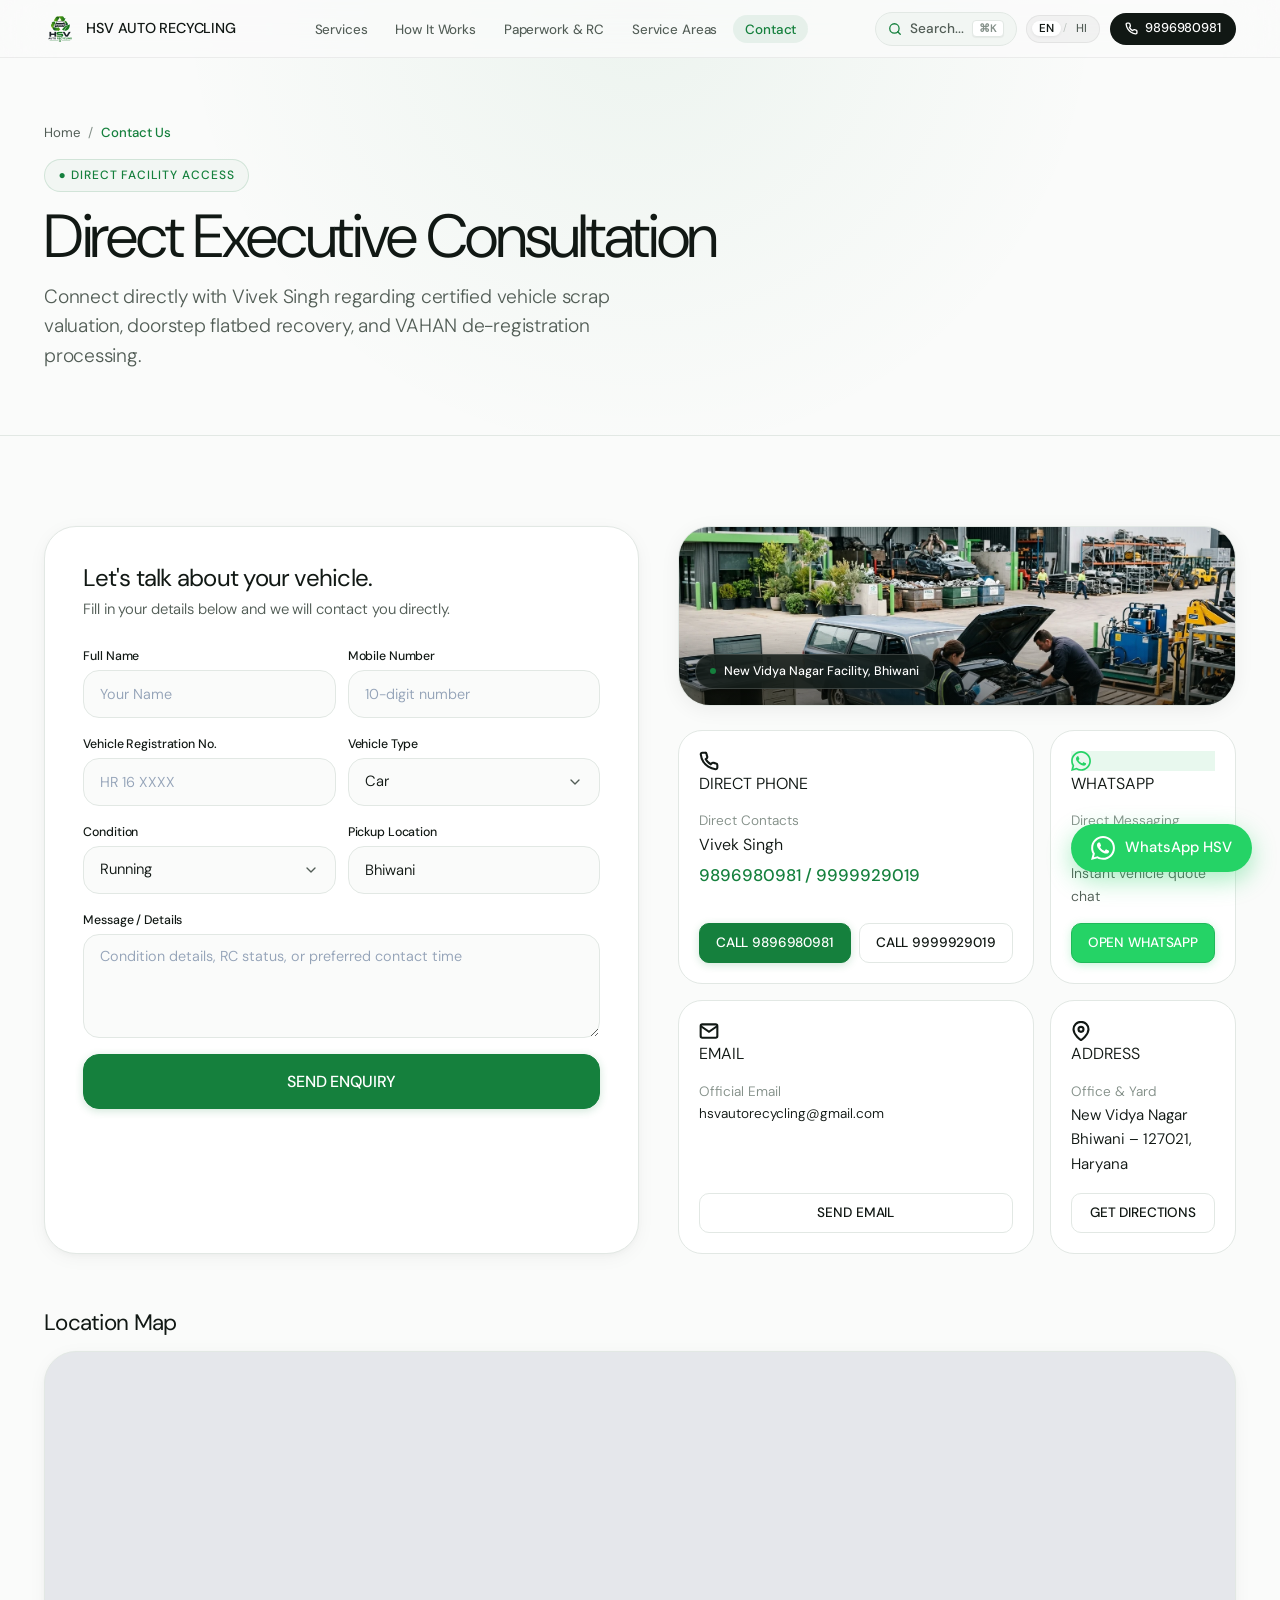
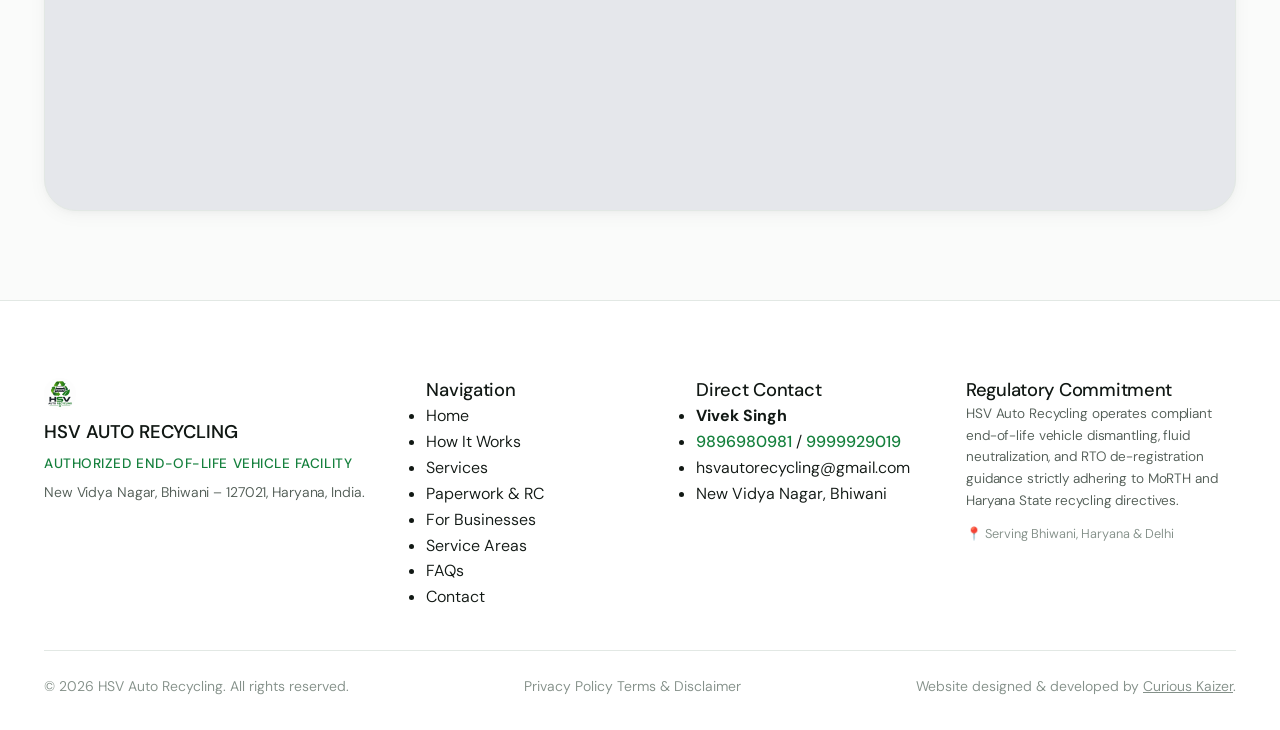
<file: contact.html>
<!DOCTYPE html>
<html lang="en">
<head>
  <meta charset="UTF-8">
  <meta name="viewport" content="width=device-width, initial-scale=1.0">
  <title>Contact HSV Auto Recycling | Bhiwani, Haryana & Delhi</title>
  <meta name="description" content="Contact Vivek Singh at HSV Auto Recycling in New Vidya Nagar, Bhiwani – 127021. Call 9896980981 / 9999929019 or message on WhatsApp for scrap vehicle enquiries across Delhi, Bhiwani, and Haryana.">
  <link rel="canonical" href="https://hsvautorecycling.com/contact.html">
  <meta property="og:title" content="Contact HSV Auto Recycling | Bhiwani, Haryana & Delhi">
  <meta property="og:description" content="Reach Vivek Singh directly at 9896980981 or 9999929019, or submit your vehicle details online.">
  <meta property="og:image" content="assets/images/og-image.jpg">
  <link rel="icon" type="image/png" href="assets/images/favicon.png">

  <!-- Apple-inspired Typography: San Francisco & DM Sans -->
  <link rel="preconnect" href="https://fonts.googleapis.com">
  <link rel="preconnect" href="https://fonts.gstatic.com" crossorigin>
  <link href="https://fonts.googleapis.com/css2?family=DM+Sans:ital,opsz,wght@0,9..40,100..1000;1,9..40,100..1000&display=swap" rel="stylesheet">

  <link rel="stylesheet" href="assets/css/style.css">
  <meta name="developer" content="Curious Kaizer - https://www.curiouskaizer.com/" />
  <script type="application/ld+json">
  {
    "@context": "https://schema.org",
    "@type": "WebSite",
    "name": "HSV Auto Recycling",
    "url": "https://hsvautorecycling.com/",
    "creator": {
      "@type": "Organization",
      "name": "Curious Kaizer",
      "url": "https://www.curiouskaizer.com/",
      "sameAs": [
        "https://www.instagram.com/curiouskaizer",
        "https://www.linkedin.com/company/curiouskaizer"
      ]
    }
  }
  </script>
</head>
<body>

  <header class="site-header" id="site-header">
    <div class="container nav-container">
      <a href="index.html" class="brand-logo-link" aria-label="HSV Auto Recycling">
        <img src="assets/images/logo-transparent.png" alt="HSV Emblem" class="brand-logo-img" width="32" height="32">
        <span class="brand-name">HSV AUTO RECYCLING</span>
      </a>

      <!-- Desktop Navigation Links (Clean & Minimal) -->
      <nav class="desktop-only" aria-label="Main Navigation">
        <ul class="nav-links">
          <li><a href="services.html" class="nav-link">Services</a></li>
          <li><a href="how-it-works.html" class="nav-link">How It Works</a></li>
          <li><a href="paperwork.html" class="nav-link">Paperwork &amp; RC</a></li>
          <li><a href="service-areas.html" class="nav-link">Service Areas</a></li>
          <li><a href="contact.html" class="nav-link active">Contact</a></li>
        </ul>
      </nav>

      <!-- Nav Actions (Minimalist Pill Controls) -->
      <div class="nav-actions">
        <!-- Quick Search Button -->
        <button type="button" class="header-search-btn" id="open-search-btn" aria-label="Search HSV Auto Recycling" title="Quick Search (Cmd+K)">
          <svg width="14" height="14" viewBox="0 0 24 24" fill="none" stroke="currentColor" stroke-width="2.2" stroke-linecap="round" stroke-linejoin="round">
            <circle cx="11" cy="11" r="8"></circle>
            <line x1="21" y1="21" x2="16.65" y2="16.65"></line>
          </svg>
          <span class="search-btn-label">Search...</span>
          <kbd class="search-btn-kbd"><abbr title="Command">⌘</abbr>K</kbd>
        </button>

        <div class="lang-switch-pill" role="group" aria-label="Language Selector">
          <button type="button" class="lang-btn active" data-lang="en">EN</button>
          <span class="lang-divider">/</span>
          <button type="button" class="lang-btn" data-lang="hi">HI</button>
        </div>

        <a href="tel:9896980981" class="nav-cta-btn" aria-label="Call 9896980981">
          <svg width="13" height="13" viewBox="0 0 24 24" fill="none" stroke="currentColor" stroke-width="2.5" stroke-linecap="round" stroke-linejoin="round">
            <path d="M22 16.92v3a2 2 0 0 1-2.18 2 19.79 19.79 0 0 1-8.63-3.07 19.5 19.5 0 0 1-6-6 19.79 19.79 0 0 1-3.07-8.67A2 2 0 0 1 4.11 2h3a2 2 0 0 1 2 1.72 12.84 12.84 0 0 0 .7 2.81 2 2 0 0 1-.45 2.11L8.09 9.91a16 16 0 0 0 6 6l1.27-1.27a2 2 0 0 1 2.11-.45 12.84 12.84 0 0 0 2.81.7A2 2 0 0 1 22 16.92z"></path>
          </svg>
          <span>9896980981</span>
        </a>

        <button type="button" class="hamburger-btn" aria-label="Open Navigation Menu" aria-expanded="false">
          <span class="hamburger-line top"></span>
          <span class="hamburger-line bottom"></span>
        </button>
      </div>
    </div>
  </header>

  <!-- Mobile Navigation Sheet -->
  <div class="mobile-nav-sheet" aria-label="Mobile Navigation">
    <div style="padding: 0 1.25rem 1rem;">
      <button type="button" class="btn btn-secondary btn-block header-search-btn" style="width: 100%; justify-content: center; height: 42px;" data-action="open-search">
        <svg width="15" height="15" viewBox="0 0 24 24" fill="none" stroke="currentColor" stroke-width="2.2">
          <circle cx="11" cy="11" r="8"></circle>
          <line x1="21" y1="21" x2="16.65" y2="16.65"></line>
        </svg>
        <span>Search contact &amp; phone...</span>
      </button>
    </div>
    <ul class="mobile-nav-links">
      <li><a href="index.html" class="mobile-nav-link"><span>Home</span> <span>→</span></a></li>
      <li><a href="services.html" class="mobile-nav-link"><span>Services</span> <span>→</span></a></li>
      <li><a href="how-it-works.html" class="mobile-nav-link"><span>How It Works</span> <span>→</span></a></li>
      <li><a href="paperwork.html" class="mobile-nav-link"><span>Paperwork &amp; RC</span> <span>→</span></a></li>
      <li><a href="business.html" class="mobile-nav-link"><span>For Businesses</span> <span>→</span></a></li>
      <li><a href="service-areas.html" class="mobile-nav-link"><span>Service Areas</span> <span>→</span></a></li>
      <li><a href="faq.html" class="mobile-nav-link"><span>FAQs</span> <span>→</span></a></li>
      <li><a href="contact.html" class="mobile-nav-link active"><span>Contact Us</span> <span>→</span></a></li>
    </ul>

    <div class="mobile-nav-footer">
      <a href="tel:9896980981" class="btn btn-primary btn-block">Call 9896980981</a>
      <a href="tel:9999929019" class="btn btn-secondary btn-block" style="margin-top: 0.5rem;">Call 9999929019</a>
      <a href="https://wa.me/919896980981?text=Hi%20HSV%20Auto%20Recycling%2C%20I%20want%20to%20get%20in%20touch." target="_blank" rel="noopener noreferrer" class="btn btn-whatsapp btn-block" style="margin-top: 0.5rem;">WhatsApp HSV</a>
    </div>
  </div>

  <main>
    <section class="subpage-hero">
      <div class="container subpage-hero-content">
        <nav class="breadcrumb-nav" aria-label="Breadcrumb">
          <a href="index.html">Home</a>
          <span>/</span>
          <span style="color: var(--color-primary); font-weight: 500;">Contact Us</span>
        </nav>
        <div class="pill">● DIRECT FACILITY ACCESS</div>
        <h1 style="margin-top: 0.75rem; margin-bottom: 0.75rem;">Direct Executive Consultation</h1>
        <p class="lead">
          Connect directly with Vivek Singh regarding certified vehicle scrap valuation, doorstep flatbed recovery, and VAHAN de-registration processing.
        </p>
      </div>
    </section>

    <section class="section">
      <div class="container">
        <div class="contact-bento-grid">
          
          <!-- Contact Form -->
          <div class="contact-form-card">
            <h2 style="font-size: 1.5rem; margin-bottom: 0.35rem;">Let's talk about your vehicle.</h2>
            <p style="font-size: 0.925rem; color: var(--color-text-muted); margin-bottom: 1.5rem;">
              Fill in your details below and we will contact you directly.
            </p>

            <!-- Success Banner -->
            <div class="form-success-banner" role="status" aria-live="polite">
              <div class="success-icon">✓</div>
              <h3 style="font-size: 1.25rem; font-weight: 500; color: var(--color-forest);">Enquiry Received!</h3>
              <p style="font-size: 0.925rem; color: var(--text-secondary);">Thanks. HSV Auto Recycling has received your enquiry. Vivek Singh will contact you shortly.</p>
              <div style="display: flex; gap: 0.5rem; flex-wrap: wrap; justify-content: center; width: 100%; margin-top: 0.5rem;">
                <a href="#" target="_blank" rel="noopener noreferrer" class="btn btn-whatsapp btn-sm success-wa-btn">
                  WhatsApp HSV Now
                </a>
                <a href="tel:9896980981" class="btn btn-primary btn-sm">
                  Call HSV Directly
                </a>
              </div>
            </div>

            <form class="quote-form" id="contact-page-form" novalidate>
              <div class="form-row">
                <div class="form-group">
                  <label for="cp-name" class="form-label">Full Name</label>
                  <input type="text" id="cp-name" name="name" class="form-input" placeholder="Your Name" required>
                </div>
                <div class="form-group">
                  <label for="cp-phone" class="form-label">Mobile Number</label>
                  <input type="tel" id="cp-phone" name="mobile_number" class="form-input" placeholder="10-digit number" required inputmode="numeric">
                  <span class="form-error-msg">Valid mobile required</span>
                </div>
              </div>

              <div class="form-row">
                <div class="form-group">
                  <label for="cp-veh-num" class="form-label">Vehicle Registration No.</label>
                  <input type="text" id="cp-veh-num" name="vehicle_number" class="form-input uppercase-input" placeholder="HR 16 XXXX" required>
                  <span class="form-error-msg">Vehicle number required</span>
                </div>
                <div class="form-group">
                  <label for="cp-veh-type" class="form-label">Vehicle Type</label>
                  <select id="cp-veh-type" name="vehicle_type" class="form-select">
                    <option value="Car">Car</option>
                    <option value="Two-Wheeler">Two-Wheeler</option>
                    <option value="Commercial Vehicle">Commercial Vehicle</option>
                    <option value="Other">Other</option>
                  </select>
                </div>
              </div>

              <div class="form-row">
                <div class="form-group">
                  <label for="cp-condition" class="form-label">Condition</label>
                  <select id="cp-condition" name="vehicle_condition" class="form-select">
                    <option value="Running">Running</option>
                    <option value="Not Running">Not Running</option>
                    <option value="Accidental">Accidental</option>
                  </select>
                </div>
                <div class="form-group">
                  <label for="cp-pickup-loc" class="form-label">Pickup Location</label>
                  <input type="text" id="cp-pickup-loc" name="pickup_location" class="form-input" placeholder="Location in Delhi, Bhiwani or Haryana" value="Bhiwani">
                </div>
              </div>

              <div class="form-group">
                <label for="cp-msg" class="form-label">Message / Details</label>
                <textarea id="cp-msg" name="message" class="form-textarea" rows="3" placeholder="Condition details, RC status, or preferred contact time"></textarea>
              </div>

              <button type="submit" class="btn btn-primary btn-block btn-lg">
                SEND ENQUIRY
              </button>
            </form>
          </div>

          <!-- Contact Channels Bento -->
          <div class="contact-quick-cards">
            
            <div class="media-card" style="height: 180px; margin-bottom: 0.5rem;">
              <img src="assets/images/hero-inspection.webp" alt="HSV Auto Recycling Yard Facility" loading="lazy">
              <div class="media-badge-overlay">
                <span class="pill-dot"></span> New Vidya Nagar Facility, Bhiwani
              </div>
            </div>

            <!-- Call Card -->
            <div class="quick-contact-card">
              <div>
                <div class="contact-method-header">
                  <div class="contact-icon-badge">
                    <svg width="20" height="20" viewBox="0 0 24 24" fill="none" stroke="currentColor" stroke-width="2.5">
                      <path d="M22 16.92v3a2 2 0 0 1-2.18 2 19.79 19.79 0 0 1-8.63-3.07 19.5 19.5 0 0 1-6-6 19.79 19.79 0 0 1-3.07-8.67A2 2 0 0 1 4.11 2h3a2 2 0 0 1 2 1.72 12.84 12.84 0 0 0 .7 2.81 2 2 0 0 1-.45 2.11L8.09 9.91a16 16 0 0 0 6 6l1.27-1.27a2 2 0 0 1 2.11-.45 12.84 12.84 0 0 0 2.81.7A2 2 0 0 1 22 16.92z"></path>
                    </svg>
                  </div>
                  <span class="contact-method-title">DIRECT PHONE</span>
                </div>
                <div style="margin-top: 0.85rem;">
                  <div style="font-size: 0.85rem; color: var(--color-text-subtle);">Direct Contacts</div>
                  <div class="contact-method-value">Vivek Singh</div>
                  <div style="font-size: 1.05rem; font-weight: 500; color: var(--color-primary); margin-top: 0.25rem;">
                    <a href="tel:9896980981" style="color: inherit; text-decoration: none;">9896980981</a> / <a href="tel:9999929019" style="color: inherit; text-decoration: none;">9999929019</a>
                  </div>
                </div>
              </div>
              <div style="display: flex; gap: 0.5rem; margin-top: 0.75rem;">
                <a href="tel:9896980981" class="btn btn-primary btn-sm" style="flex: 1; text-align: center;">
                  CALL 9896980981
                </a>
                <a href="tel:9999929019" class="btn btn-secondary btn-sm" style="flex: 1; text-align: center;">
                  CALL 9999929019
                </a>
              </div>
            </div>

            <!-- WhatsApp Card -->
            <div class="quick-contact-card">
              <div>
                <div class="contact-method-header">
                  <div class="contact-icon-badge" style="background-color: #E8F8EE; color: #25D366;">
                    <svg width="20" height="20" viewBox="0 0 24 24" fill="currentColor">
                      <path d="M.057 24l1.687-6.163c-1.041-1.804-1.588-3.849-1.587-5.946.003-6.556 5.338-11.891 11.893-11.891 3.181.001 6.167 1.24 8.413 3.488 2.245 2.248 3.481 5.236 3.48 8.414-.003 6.557-5.338 11.892-11.893 11.892-1.99-.001-3.951-.5-5.688-1.448l-6.305 1.654zm6.597-3.807c1.676.995 3.276 1.591 5.392 1.592 5.448 0 9.886-4.434 9.889-9.885.002-5.462-4.415-9.89-9.881-9.892-5.452 0-9.887 4.434-9.889 9.884-.001 2.225.651 3.891 1.746 5.634l-.999 3.648 3.742-.981zm11.387-5.464c-.074-.124-.272-.198-.57-.347-.297-.149-1.758-.868-2.031-.967-.272-.099-.47-.149-.669.149-.198.297-.768.967-.941 1.165-.173.198-.347.223-.644.074-.297-.149-1.255-.462-2.39-1.475-.883-.788-1.48-1.761-1.653-2.059-.173-.297-.018-.458.13-.606.134-.133.297-.347.446-.521.151-.172.2-.296.3-.495.099-.198.05-.372-.025-.521-.075-.148-.669-1.611-.916-2.206-.242-.579-.487-.501-.669-.51l-.57-.01c-.198 0-.52.074-.792.372s-1.04 1.016-1.04 2.479 1.065 2.876 1.213 3.074c.149.198 2.095 3.2 5.076 4.487.709.306 1.263.489 1.694.626.712.226 1.36.194 1.872.118.571-.085 1.758-.719 2.006-1.413.248-.695.248-1.29.173-1.414z"/>
                    </svg>
                  </div>
                  <span class="contact-method-title">WHATSAPP</span>
                </div>
                <div style="margin-top: 0.85rem;">
                  <div style="font-size: 0.85rem; color: var(--color-text-subtle);">Direct Messaging</div>
                  <div class="contact-method-value">Chat on WhatsApp</div>
                  <div style="font-size: 0.875rem; color: var(--color-text-muted); margin-top: 0.25rem;">
                    Instant vehicle quote chat
                  </div>
                </div>
              </div>
              <a href="https://wa.me/919896980981?text=Hi%20HSV%20Auto%20Recycling%2C%20I%20want%20to%20get%20a%20quote%20for%20scrapping%20my%20vehicle." target="_blank" rel="noopener noreferrer" class="btn btn-whatsapp btn-sm btn-block">
                OPEN WHATSAPP
              </a>
            </div>

            <!-- Email Card -->
            <div class="quick-contact-card">
              <div>
                <div class="contact-method-header">
                  <div class="contact-icon-badge">
                    <svg width="20" height="20" viewBox="0 0 24 24" fill="none" stroke="currentColor" stroke-width="2.5">
                      <path d="M4 4h16c1.1 0 2 .9 2 2v12c0 1.1-.9 2-2 2H4c-1.1 0-2-.9-2-2V6c0-1.1.9-2 2-2z"></path>
                      <polyline points="22,6 12,13 2,6"></polyline>
                    </svg>
                  </div>
                  <span class="contact-method-title">EMAIL</span>
                </div>
                <div style="margin-top: 0.85rem;">
                  <div style="font-size: 0.85rem; color: var(--color-text-subtle);">Official Email</div>
                  <div class="contact-method-value" style="font-size: 0.85rem; word-break: break-all;">
                    hsvautorecycling@gmail.com
                  </div>
                </div>
              </div>
              <a href="mailto:hsvautorecycling@gmail.com" class="btn btn-secondary btn-sm btn-block">
                SEND EMAIL
              </a>
            </div>

            <!-- Location Card -->
            <div class="quick-contact-card">
              <div>
                <div class="contact-method-header">
                  <div class="contact-icon-badge">
                    <svg width="20" height="20" viewBox="0 0 24 24" fill="none" stroke="currentColor" stroke-width="2.5">
                      <path d="M21 10c0 7-9 13-9 13s-9-6-9-13a9 9 0 0 1 18 0z"></path>
                      <circle cx="12" cy="10" r="3"></circle>
                    </svg>
                  </div>
                  <span class="contact-method-title">ADDRESS</span>
                </div>
                <div style="margin-top: 0.85rem;">
                  <div style="font-size: 0.85rem; color: var(--color-text-subtle);">Office & Yard</div>
                  <div class="contact-method-value" style="font-size: 0.95rem;">
                    New Vidya Nagar<br>
                    Bhiwani – 127021, Haryana
                  </div>
                </div>
              </div>
              <a href="https://maps.google.com/?q=New+Vidya+Nagar+Bhiwani+Haryana+127021" target="_blank" rel="noopener noreferrer" class="btn btn-secondary btn-sm btn-block">
                GET DIRECTIONS
              </a>
            </div>

          </div>

        </div>

        <!-- Google Map Section -->
        <div style="margin-top: 3.5rem;">
          <h2 style="font-size: 1.4rem; margin-bottom: 1rem;">Location Map</h2>
          <div class="map-container" style="height: 380px;">
            <iframe 
              src="https://www.google.com/maps/embed?pb=!1m18!1m12!1m3!1d14013.256262174312!2d76.12874136207555!3d28.793263152504283!2m3!1f0!2f0!3f0!3m2!1i1024!2i768!4f13.1!3m3!1m2!1s0x391280ab44ff53c3%3A0xe5a3c03ec9bc042a!2sVidya%20Nagar%2C%20Bhiwani%2C%20Haryana%20127021!5e0!3m2!1sen!2sin!4v1711650000000!5m2!1sen!2sin" 
              width="100%" 
              height="100%" 
              style="border:0;" 
              allowfullscreen="" 
              loading="lazy" 
              referrerpolicy="no-referrer-when-downgrade"
              title="HSV Auto Recycling Bhiwani Location">
            </iframe>
          </div>
        </div>

      </div>
    </section>
  </main>

  <footer class="site-footer">
    <div class="container">
      <div class="footer-top-grid">
        <div class="footer-brand">
          <a href="index.html" class="brand-logo-link">
            <img src="assets/images/logo.png" alt="HSV Auto Recycling" class="brand-logo-img" width="160" height="52">
          </a>
          <div style="font-weight: 550; font-size: 1.15rem;">HSV AUTO RECYCLING</div>
          <div style="font-size: 0.85rem; font-weight: 500; letter-spacing: 0.04em; text-transform: uppercase; color: var(--color-primary); margin: 0.35rem 0;">Authorized End-of-Life Vehicle Facility</div>
          <p style="font-size: 0.875rem; color: var(--text-secondary);">
            New Vidya Nagar, Bhiwani – 127021, Haryana, India.
          </p>
        </div>
        <div>
          <h4 class="footer-col-title">Navigation</h4>
          <ul class="footer-links">
            <li><a href="index.html" class="footer-link">Home</a></li>
            <li><a href="how-it-works.html" class="footer-link">How It Works</a></li>
            <li><a href="services.html" class="footer-link">Services</a></li>
            <li><a href="paperwork.html" class="footer-link">Paperwork & RC</a></li>
            <li><a href="business.html" class="footer-link">For Businesses</a></li>
            <li><a href="service-areas.html" class="footer-link">Service Areas</a></li>
            <li><a href="faq.html" class="footer-link">FAQs</a></li>
            <li><a href="contact.html" class="footer-link">Contact</a></li>
          </ul>
        </div>
        <div>
          <h4 class="footer-col-title">Direct Contact</h4>
          <ul class="footer-contact-list">
            <li><strong>Vivek Singh</strong></li>
            <li>
              <a href="tel:9896980981" class="footer-link" style="color: var(--color-primary); font-weight: 500;">9896980981</a> / 
              <a href="tel:9999929019" class="footer-link" style="color: var(--color-primary); font-weight: 500;">9999929019</a>
            </li>
            <li><a href="mailto:hsvautorecycling@gmail.com" class="footer-link">hsvautorecycling@gmail.com</a></li>
            <li>New Vidya Nagar, Bhiwani</li>
          </ul>
        </div>
        <div>
          <h4 class="footer-col-title">Regulatory Commitment</h4>
          <p style="font-size: 0.85rem; color: var(--color-text-muted); line-height: 1.6; margin-bottom: 0.75rem;">
            HSV Auto Recycling operates compliant end-of-life vehicle dismantling, fluid neutralization, and RTO de-registration guidance strictly adhering to MoRTH and Haryana State recycling directives.
          </p>
          <div style="font-size: 0.8rem; color: var(--text-tertiary);">
            📍 Serving Bhiwani, Haryana &amp; Delhi
          </div>
        </div>
      </div>
      <div class="footer-bottom-bar">
        <div>© 2026 HSV Auto Recycling. All rights reserved.</div>
        <div class="footer-legal-links">
          <a href="privacy.html" class="footer-link">Privacy Policy</a>
          <a href="terms.html" class="footer-link">Terms & Disclaimer</a>
        </div>
        <div>Website designed & developed by <a href="https://www.curiouskaizer.com/" target="_blank" rel="noopener" style="color: inherit; text-decoration: underline;" title="Curious Kaizer - Web Development Company in Delhi NCR">Curious Kaizer</a>.</div>
      </div>
    </div>
  </footer>

  <a href="https://wa.me/919896980981?text=Hi%20HSV%20Auto%20Recycling%2C%20I%20am%20contacting%20you%20from%20the%20website." target="_blank" rel="noopener noreferrer" class="floating-whatsapp-btn" aria-label="WhatsApp HSV">
    <svg width="24" height="24" viewBox="0 0 24 24" fill="currentColor">
      <path d="M.057 24l1.687-6.163c-1.041-1.804-1.588-3.849-1.587-5.946.003-6.556 5.338-11.891 11.893-11.891 3.181.001 6.167 1.24 8.413 3.488 2.245 2.248 3.481 5.236 3.48 8.414-.003 6.557-5.338 11.892-11.893 11.892-1.99-.001-3.951-.5-5.688-1.448l-6.305 1.654zm6.597-3.807c1.676.995 3.276 1.591 5.392 1.592 5.448 0 9.886-4.434 9.889-9.885.002-5.462-4.415-9.89-9.881-9.892-5.452 0-9.887 4.434-9.889 9.884-.001 2.225.651 3.891 1.746 5.634l-.999 3.648 3.742-.981zm11.387-5.464c-.074-.124-.272-.198-.57-.347-.297-.149-1.758-.868-2.031-.967-.272-.099-.47-.149-.669.149-.198.297-.768.967-.941 1.165-.173.198-.347.223-.644.074-.297-.149-1.255-.462-2.39-1.475-.883-.788-1.48-1.761-1.653-2.059-.173-.297-.018-.458.13-.606.134-.133.297-.347.446-.521.151-.172.2-.296.3-.495.099-.198.05-.372-.025-.521-.075-.148-.669-1.611-.916-2.206-.242-.579-.487-.501-.669-.51l-.57-.01c-.198 0-.52.074-.792.372s-1.04 1.016-1.04 2.479 1.065 2.876 1.213 3.074c.149.198 2.095 3.2 5.076 4.487.709.306 1.263.489 1.694.626.712.226 1.36.194 1.872.118.571-.085 1.758-.719 2.006-1.413.248-.695.248-1.29.173-1.414z"/>
    </svg>
    <span>WhatsApp HSV</span>
  </a>

  <aside class="mobile-action-bar" aria-label="Quick Mobile Actions">
    <div class="mobile-action-bar-inner">
      <a href="tel:9896980981" class="mobile-action-btn btn-secondary">CALL</a>
      <a href="https://wa.me/919896980981?text=Hi%20HSV%20Auto%20Recycling%2C%20I%20am%20contacting%20you%20from%20the%20website." target="_blank" rel="noopener noreferrer" class="mobile-action-btn btn-whatsapp">WHATSAPP</a>
      <a href="contact.html#contact-page-form" class="mobile-action-btn btn-primary">ENQUIRE</a>
    </div>
  </aside>

  <script src="assets/js/main.js"></script>
</body>
</html>
</file>
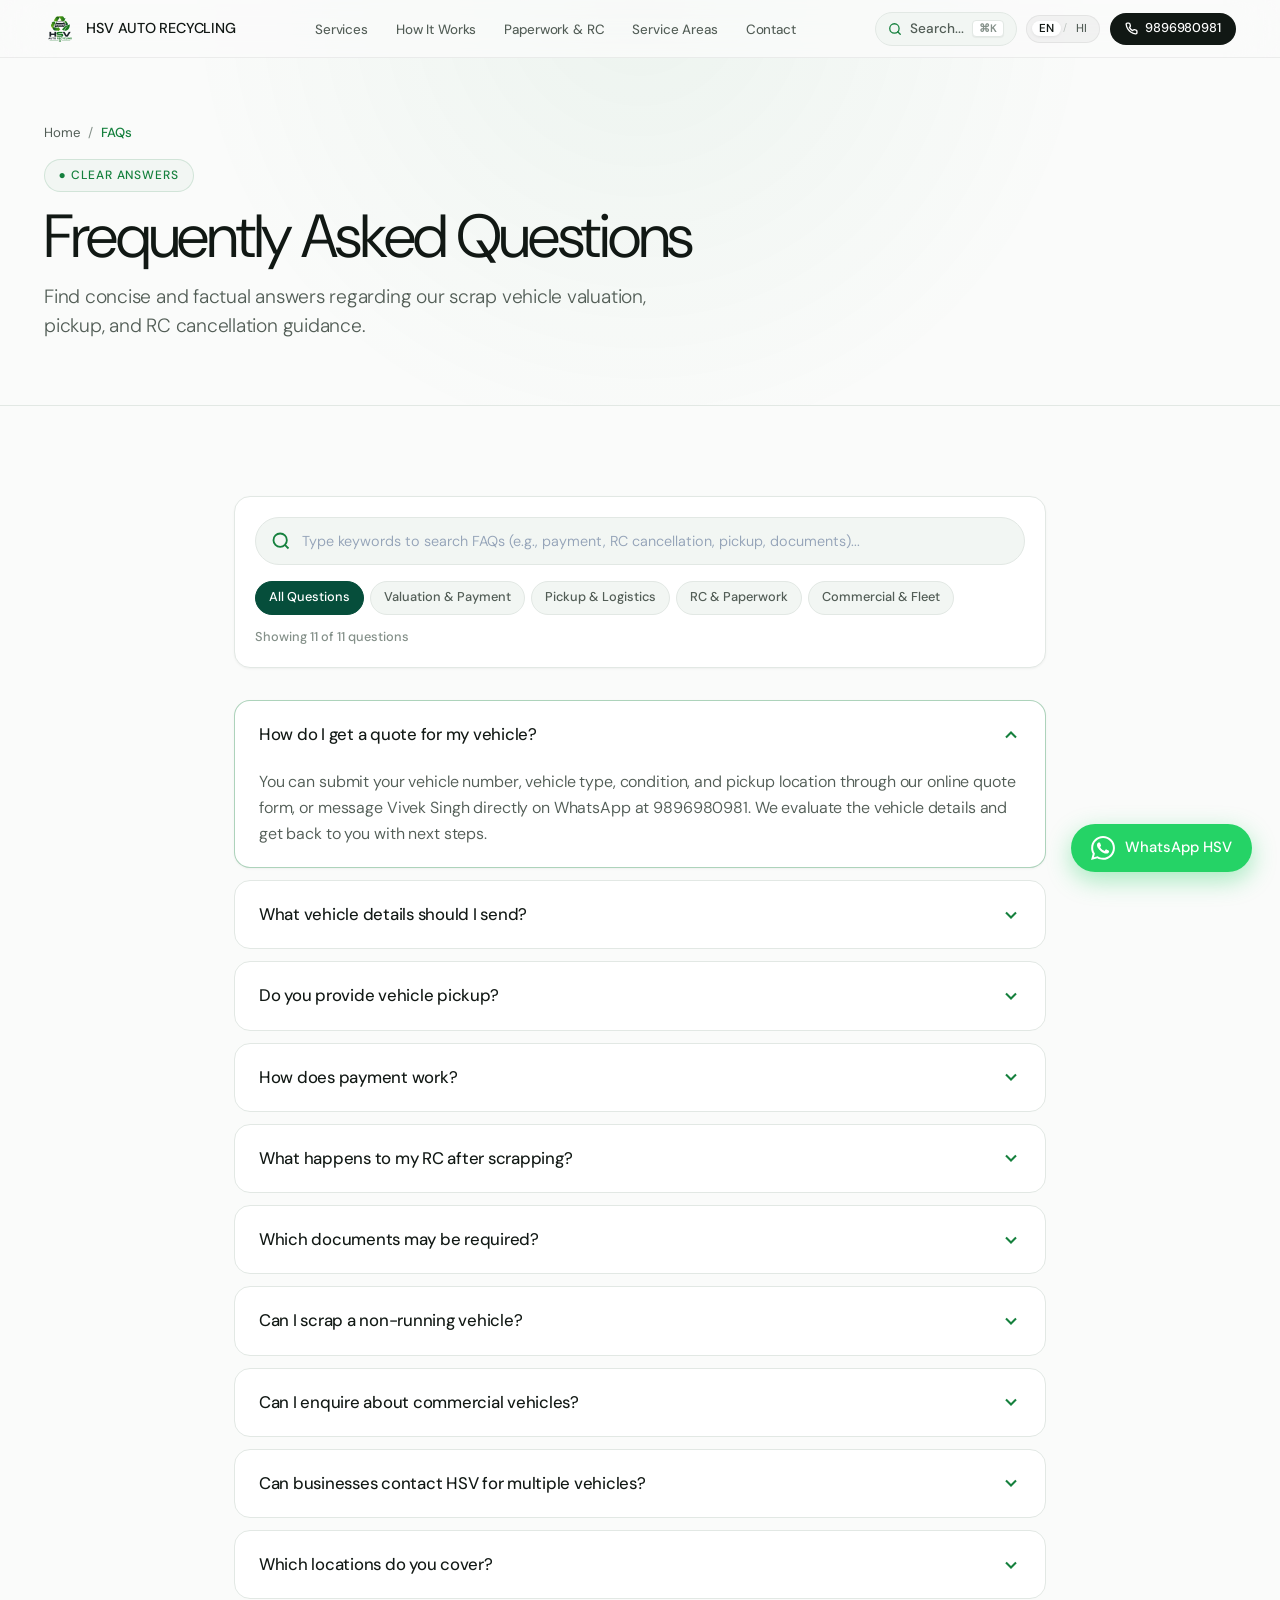
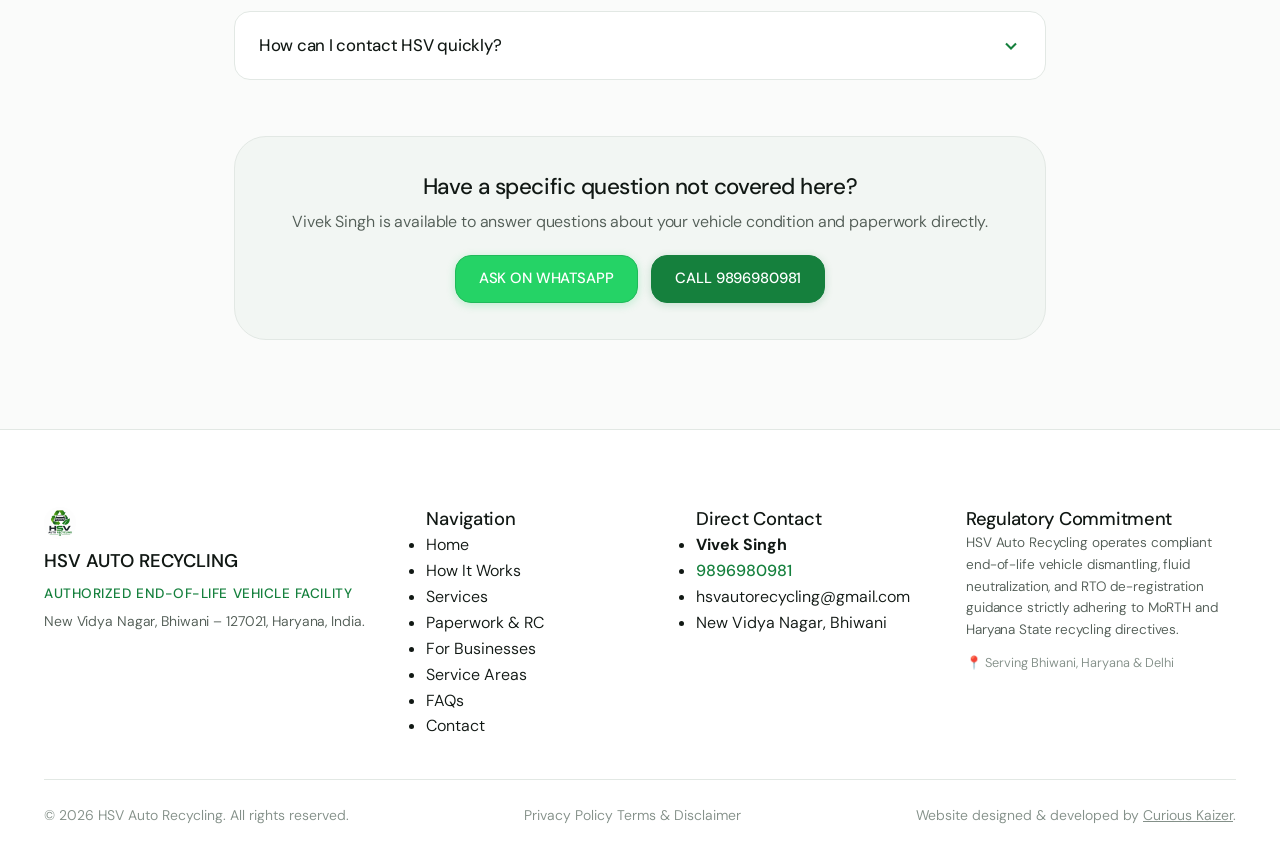
<file: faq.html>
<!DOCTYPE html>
<html lang="en">
<head>
  <meta charset="UTF-8">
  <meta name="viewport" content="width=device-width, initial-scale=1.0">
  <title>Frequently Asked Questions | HSV Auto Recycling (Bhiwani, Haryana & Delhi)</title>
  <meta name="description" content="Find clear answers about vehicle scrapping, RC cancellation, instant payment, documents, and pickup assistance with HSV Auto Recycling in Bhiwani, Haryana & Delhi.">
  <link rel="canonical" href="https://hsvautorecycling.com/faq.html">
  <meta property="og:title" content="Vehicle Scrapping FAQs | Bhiwani, Haryana & Delhi | HSV Auto Recycling">
  <meta property="og:description" content="Clear, factual answers to all your questions about scrapping cars, bikes and commercial vehicles across Bhiwani, Haryana & Delhi.">
  <meta property="og:image" content="assets/images/og-image.jpg">
  <link rel="icon" type="image/png" href="assets/images/favicon.png">

  <!-- Apple-inspired Typography: San Francisco & DM Sans -->
  <link rel="preconnect" href="https://fonts.googleapis.com">
  <link rel="preconnect" href="https://fonts.gstatic.com" crossorigin>
  <link href="https://fonts.googleapis.com/css2?family=DM+Sans:ital,opsz,wght@0,9..40,100..1000;1,9..40,100..1000&display=swap" rel="stylesheet">

  <link rel="stylesheet" href="assets/css/style.css">

  <script type="application/ld+json">
  {
    "@context": "https://schema.org",
    "@type": "FAQPage",
    "mainEntity": [
      {
        "@type": "Question",
        "name": "How do I get a quote for my vehicle?",
        "acceptedAnswer": {
          "@type": "Answer",
          "text": "Submit your vehicle number, type, condition and location through our online form or message Vivek Singh directly on WhatsApp at 9896980981."
        }
      },
      {
        "@type": "Question",
        "name": "What vehicle details should I send?",
        "acceptedAnswer": {
          "@type": "Answer",
          "text": "Please provide the vehicle registration number, make and model, operational condition (running, non-running, or accidental), and pickup location."
        }
      },
      {
        "@type": "Question",
        "name": "Do you provide vehicle pickup?",
        "acceptedAnswer": {
          "@type": "Answer",
          "text": "Yes, vehicle pickup assistance is coordinated directly by HSV for vehicles in Bhiwani, Delhi, and surrounding Haryana areas upon evaluation."
        }
      },
      {
        "@type": "Question",
        "name": "How does payment work?",
        "acceptedAnswer": {
          "@type": "Answer",
          "text": "HSV offers instant payment as promoted. Payment is agreed upon transparently with the registered owner and completed upon physical verification and document handover."
        }
      },
      {
        "@type": "Question",
        "name": "What happens to my RC after scrapping?",
        "acceptedAnswer": {
          "@type": "Answer",
          "text": "HSV guides the owner through the applicable RC cancellation and documentation process under government norms so vehicle records are legally updated."
        }
      },
      {
        "@type": "Question",
        "name": "Which documents may be required?",
        "acceptedAnswer": {
          "@type": "Answer",
          "text": "Documents commonly requested include the original RC, owner ID proof (Aadhaar or Voter ID), PAN card, and bank account details."
        }
      },
      {
        "@type": "Question",
        "name": "Can I scrap a non-running vehicle?",
        "acceptedAnswer": {
          "@type": "Answer",
          "text": "Yes. Immobile, non-running, or stationary vehicles can be discussed for recycling, and pickup assistance can be arranged."
        }
      },
      {
        "@type": "Question",
        "name": "Can I enquire about commercial vehicles?",
        "acceptedAnswer": {
          "@type": "Answer",
          "text": "Yes. Light commercial vehicles, vans, and trucks reaching retirement can be discussed with HSV."
        }
      },
      {
        "@type": "Question",
        "name": "Can businesses contact HSV for multiple vehicles?",
        "acceptedAnswer": {
          "@type": "Answer",
          "text": "Yes. Businesses, transporters, institutions, and fleet operators can contact HSV Auto Recycling to coordinate multi-vehicle disposal."
        }
      },
      {
        "@type": "Question",
        "name": "Which locations do you cover?",
        "acceptedAnswer": {
          "@type": "Answer",
          "text": "We are based in New Vidya Nagar, Bhiwani, and coordinate vehicle pickups in Bhiwani, Delhi, and surrounding Haryana locations upon enquiry."
        }
      },
      {
        "@type": "Question",
        "name": "How can I contact HSV quickly?",
        "acceptedAnswer": {
          "@type": "Answer",
          "text": "The fastest way is to call Vivek Singh directly at 9896980981, or click our WhatsApp button to begin an immediate conversation."
        }
      }
    ]
  }
  </script>
  <meta name="developer" content="Curious Kaizer - https://www.curiouskaizer.com/" />
  <script type="application/ld+json">
  {
    "@context": "https://schema.org",
    "@type": "WebSite",
    "name": "HSV Auto Recycling",
    "url": "https://hsvautorecycling.com/",
    "creator": {
      "@type": "Organization",
      "name": "Curious Kaizer",
      "url": "https://www.curiouskaizer.com/",
      "sameAs": [
        "https://www.instagram.com/curiouskaizer",
        "https://www.linkedin.com/company/curiouskaizer"
      ]
    }
  }
  </script>
</head>
<body>

  <header class="site-header" id="site-header">
    <div class="container nav-container">
      <a href="index.html" class="brand-logo-link" aria-label="HSV Auto Recycling">
        <img src="assets/images/logo-transparent.png" alt="HSV Emblem" class="brand-logo-img" width="32" height="32">
        <span class="brand-name">HSV AUTO RECYCLING</span>
      </a>

      <!-- Desktop Navigation Links (Clean & Minimal) -->
      <nav class="desktop-only" aria-label="Main Navigation">
        <ul class="nav-links">
          <li><a href="services.html" class="nav-link">Services</a></li>
          <li><a href="how-it-works.html" class="nav-link">How It Works</a></li>
          <li><a href="paperwork.html" class="nav-link">Paperwork &amp; RC</a></li>
          <li><a href="service-areas.html" class="nav-link">Service Areas</a></li>
          <li><a href="contact.html" class="nav-link">Contact</a></li>
        </ul>
      </nav>

      <!-- Nav Actions (Minimalist Pill Controls) -->
      <div class="nav-actions">
        <!-- Quick Search Button -->
        <button type="button" class="header-search-btn" id="open-search-btn" aria-label="Search HSV Auto Recycling" title="Quick Search (Cmd+K)">
          <svg width="14" height="14" viewBox="0 0 24 24" fill="none" stroke="currentColor" stroke-width="2.2" stroke-linecap="round" stroke-linejoin="round">
            <circle cx="11" cy="11" r="8"></circle>
            <line x1="21" y1="21" x2="16.65" y2="16.65"></line>
          </svg>
          <span class="search-btn-label">Search...</span>
          <kbd class="search-btn-kbd"><abbr title="Command">⌘</abbr>K</kbd>
        </button>

        <div class="lang-switch-pill" role="group" aria-label="Language Selector">
          <button type="button" class="lang-btn active" data-lang="en">EN</button>
          <span class="lang-divider">/</span>
          <button type="button" class="lang-btn" data-lang="hi">HI</button>
        </div>

        <a href="tel:9896980981" class="nav-cta-btn" aria-label="Call 9896980981">
          <svg width="13" height="13" viewBox="0 0 24 24" fill="none" stroke="currentColor" stroke-width="2.5" stroke-linecap="round" stroke-linejoin="round">
            <path d="M22 16.92v3a2 2 0 0 1-2.18 2 19.79 19.79 0 0 1-8.63-3.07 19.5 19.5 0 0 1-6-6 19.79 19.79 0 0 1-3.07-8.67A2 2 0 0 1 4.11 2h3a2 2 0 0 1 2 1.72 12.84 12.84 0 0 0 .7 2.81 2 2 0 0 1-.45 2.11L8.09 9.91a16 16 0 0 0 6 6l1.27-1.27a2 2 0 0 1 2.11-.45 12.84 12.84 0 0 0 2.81.7A2 2 0 0 1 22 16.92z"></path>
          </svg>
          <span>9896980981</span>
        </a>

        <button type="button" class="hamburger-btn" aria-label="Open Navigation Menu" aria-expanded="false">
          <span class="hamburger-line top"></span>
          <span class="hamburger-line bottom"></span>
        </button>
      </div>
    </div>
  </header>

  <!-- Mobile Navigation Sheet -->
  <div class="mobile-nav-sheet" aria-label="Mobile Navigation">
    <div style="padding: 0 1.25rem 1rem;">
      <button type="button" class="btn btn-secondary btn-block header-search-btn" style="width: 100%; justify-content: center; height: 42px;" data-action="open-search">
        <svg width="15" height="15" viewBox="0 0 24 24" fill="none" stroke="currentColor" stroke-width="2.2">
          <circle cx="11" cy="11" r="8"></circle>
          <line x1="21" y1="21" x2="16.65" y2="16.65"></line>
        </svg>
        <span>Search site &amp; FAQs...</span>
      </button>
    </div>
    <ul class="mobile-nav-links">
      <li><a href="index.html" class="mobile-nav-link"><span>Home</span> <span>→</span></a></li>
      <li><a href="services.html" class="mobile-nav-link"><span>Services</span> <span>→</span></a></li>
      <li><a href="how-it-works.html" class="mobile-nav-link"><span>How It Works</span> <span>→</span></a></li>
      <li><a href="paperwork.html" class="mobile-nav-link"><span>Paperwork &amp; RC</span> <span>→</span></a></li>
      <li><a href="business.html" class="mobile-nav-link"><span>For Businesses</span> <span>→</span></a></li>
      <li><a href="service-areas.html" class="mobile-nav-link"><span>Service Areas</span> <span>→</span></a></li>
      <li><a href="faq.html" class="mobile-nav-link active"><span>FAQs</span> <span>→</span></a></li>
      <li><a href="contact.html" class="mobile-nav-link"><span>Contact Us</span> <span>→</span></a></li>
    </ul>

    <div class="mobile-nav-footer">
      <a href="tel:9896980981" class="btn btn-primary btn-block">Call 9896980981</a>
      <a href="https://wa.me/919896980981?text=Hi%20HSV%20Auto%20Recycling%2C%20I%20have%20a%20question." target="_blank" rel="noopener noreferrer" class="btn btn-whatsapp btn-block">WhatsApp HSV</a>
    </div>
  </div>

  <main>
    <section class="subpage-hero">
      <div class="container subpage-hero-content">
        <nav class="breadcrumb-nav" aria-label="Breadcrumb">
          <a href="index.html">Home</a>
          <span>/</span>
          <span style="color: var(--color-primary); font-weight: 500;">FAQs</span>
        </nav>
        <div class="pill">● CLEAR ANSWERS</div>
        <h1 style="margin-top: 0.75rem; margin-bottom: 0.75rem;">Frequently Asked Questions</h1>
        <p class="lead">
          Find concise and factual answers regarding our scrap vehicle valuation, pickup, and RC cancellation guidance.
        </p>
      </div>
    </section>

    <section class="section">
      <div class="container" style="max-width: 900px;">

        <!-- Interactive FAQ Search & Filter Box -->
        <div class="faq-search-wrapper" role="search" aria-label="Search FAQs">
          <div class="faq-search-input-group">
            <svg class="search-icon" width="20" height="20" viewBox="0 0 24 24" fill="none" stroke="currentColor" stroke-width="2.2">
              <circle cx="11" cy="11" r="8"></circle>
              <line x1="21" y1="21" x2="16.65" y2="16.65"></line>
            </svg>
            <input 
              type="search" 
              id="faq-search-input" 
              class="faq-search-input" 
              placeholder="Type keywords to search FAQs (e.g., payment, RC cancellation, pickup, documents)..." 
              autocomplete="off"
              aria-label="Filter frequently asked questions"
            />
            <button type="button" class="faq-search-clear" id="faq-search-clear" aria-label="Clear search input">
              <svg width="16" height="16" viewBox="0 0 24 24" fill="none" stroke="currentColor" stroke-width="2.2">
                <line x1="18" y1="6" x2="6" y2="18"></line>
                <line x1="6" y1="6" x2="18" y2="18"></line>
              </svg>
            </button>
          </div>

          <div class="faq-filter-controls">
            <div class="faq-pills-row" role="tablist" aria-label="Filter FAQ by topic">
              <button type="button" class="faq-filter-pill is-active" data-category="all" role="tab" aria-selected="true">All Questions</button>
              <button type="button" class="faq-filter-pill" data-category="valuation" role="tab" aria-selected="false">Valuation &amp; Payment</button>
              <button type="button" class="faq-filter-pill" data-category="pickup" role="tab" aria-selected="false">Pickup &amp; Logistics</button>
              <button type="button" class="faq-filter-pill" data-category="rc" role="tab" aria-selected="false">RC &amp; Paperwork</button>
              <button type="button" class="faq-filter-pill" data-category="commercial" role="tab" aria-selected="false">Commercial &amp; Fleet</button>
            </div>
            <div class="faq-count-indicator" id="faq-count-indicator" aria-live="polite">Showing 11 of 11 questions</div>
          </div>
        </div>

        <div class="faq-container">
          
          <!-- Q1 -->
          <div class="faq-item is-open" data-category="valuation">
            <button type="button" class="faq-question-btn" aria-expanded="true">
              <span>How do I get a quote for my vehicle?</span>
              <svg class="faq-chevron" viewBox="0 0 24 24" fill="none" stroke="currentColor" stroke-width="2.5">
                <polyline points="6 9 12 15 18 9"></polyline>
              </svg>
            </button>
            <div class="faq-answer-panel">
              <p class="faq-answer-text">
                You can submit your vehicle number, vehicle type, condition, and pickup location through our online quote form, or message Vivek Singh directly on WhatsApp at 9896980981. We evaluate the vehicle details and get back to you with next steps.
              </p>
            </div>
          </div>

          <!-- Q2 -->
          <div class="faq-item" data-category="valuation">
            <button type="button" class="faq-question-btn" aria-expanded="false">
              <span>What vehicle details should I send?</span>
              <svg class="faq-chevron" viewBox="0 0 24 24" fill="none" stroke="currentColor" stroke-width="2.5">
                <polyline points="6 9 12 15 18 9"></polyline>
              </svg>
            </button>
            <div class="faq-answer-panel">
              <p class="faq-answer-text">
                Please provide the vehicle registration number (e.g. HR 16 XXXX), make and model, current operational condition (running, non-running, or accidental), and location. Photos of the vehicle on WhatsApp also help us evaluate quickly.
              </p>
            </div>
          </div>

          <!-- Q3 -->
          <div class="faq-item" data-category="pickup">
            <button type="button" class="faq-question-btn" aria-expanded="false">
              <span>Do you provide vehicle pickup?</span>
              <svg class="faq-chevron" viewBox="0 0 24 24" fill="none" stroke="currentColor" stroke-width="2.5">
                <polyline points="6 9 12 15 18 9"></polyline>
              </svg>
            </button>
            <div class="faq-answer-panel">
              <p class="faq-answer-text">
                Yes, vehicle pickup assistance is coordinated directly by HSV for vehicles in Bhiwani, Delhi, and surrounding Haryana areas. Pickup timing and logistics are confirmed upon evaluating the vehicle and location.
              </p>
            </div>
          </div>

          <!-- Q4 -->
          <div class="faq-item" data-category="valuation">
            <button type="button" class="faq-question-btn" aria-expanded="false">
              <span>How does payment work?</span>
              <svg class="faq-chevron" viewBox="0 0 24 24" fill="none" stroke="currentColor" stroke-width="2.5">
                <polyline points="6 9 12 15 18 9"></polyline>
              </svg>
            </button>
            <div class="faq-answer-panel">
              <p class="faq-answer-text">
                HSV offers instant payment as promoted. Payment terms are agreed upon transparently with the registered owner, and payment is completed upon physical verification and document handover.
              </p>
            </div>
          </div>

          <!-- Q5 -->
          <div class="faq-item" data-category="rc">
            <button type="button" class="faq-question-btn" aria-expanded="false">
              <span>What happens to my RC after scrapping?</span>
              <svg class="faq-chevron" viewBox="0 0 24 24" fill="none" stroke="currentColor" stroke-width="2.5">
                <polyline points="6 9 12 15 18 9"></polyline>
              </svg>
            </button>
            <div class="faq-answer-panel">
              <p class="faq-answer-text">
                HSV provides guidance through the applicable RC cancellation and documentation process under government norms so your vehicle records can be officially updated with the registering authority.
              </p>
            </div>
          </div>

          <!-- Q6 -->
          <div class="faq-item" data-category="rc">
            <button type="button" class="faq-question-btn" aria-expanded="false">
              <span>Which documents may be required?</span>
              <svg class="faq-chevron" viewBox="0 0 24 24" fill="none" stroke="currentColor" stroke-width="2.5">
                <polyline points="6 9 12 15 18 9"></polyline>
              </svg>
            </button>
            <div class="faq-answer-panel">
              <p class="faq-answer-text">
                Documents commonly requested include the original RC, owner ID proof (Aadhaar or Voter ID), PAN card, and bank account details. If financed, a bank NOC may be required. HSV will confirm the exact requirements for your vehicle.
              </p>
            </div>
          </div>

          <!-- Q7 -->
          <div class="faq-item" data-category="pickup">
            <button type="button" class="faq-question-btn" aria-expanded="false">
              <span>Can I scrap a non-running vehicle?</span>
              <svg class="faq-chevron" viewBox="0 0 24 24" fill="none" stroke="currentColor" stroke-width="2.5">
                <polyline points="6 9 12 15 18 9"></polyline>
              </svg>
            </button>
            <div class="faq-answer-panel">
              <p class="faq-answer-text">
                Yes. Vehicles with dead engines, missing parts, or long stationary periods can still be discussed for recycling. Pickup assistance can be arranged.
              </p>
            </div>
          </div>

          <!-- Q8 -->
          <div class="faq-item" data-category="commercial">
            <button type="button" class="faq-question-btn" aria-expanded="false">
              <span>Can I enquire about commercial vehicles?</span>
              <svg class="faq-chevron" viewBox="0 0 24 24" fill="none" stroke="currentColor" stroke-width="2.5">
                <polyline points="6 9 12 15 18 9"></polyline>
              </svg>
            </button>
            <div class="faq-answer-panel">
              <p class="faq-answer-text">
                Yes. Commercial vehicles such as delivery vans, tempos, and trucks reaching retirement can be discussed. Contact HSV with the vehicle's fitness status and RC details.
              </p>
            </div>
          </div>

          <!-- Q9 -->
          <div class="faq-item" data-category="commercial">
            <button type="button" class="faq-question-btn" aria-expanded="false">
              <span>Can businesses contact HSV for multiple vehicles?</span>
              <svg class="faq-chevron" viewBox="0 0 24 24" fill="none" stroke="currentColor" stroke-width="2.5">
                <polyline points="6 9 12 15 18 9"></polyline>
              </svg>
            </button>
            <div class="faq-answer-panel">
              <p class="faq-answer-text">
                Yes. Businesses, transporters, institutions, and fleet operators can contact HSV Auto Recycling to coordinate multi-vehicle disposal and batch pickup.
              </p>
            </div>
          </div>

          <!-- Q10 -->
          <div class="faq-item" data-category="pickup">
            <button type="button" class="faq-question-btn" aria-expanded="false">
              <span>Which locations do you cover?</span>
              <svg class="faq-chevron" viewBox="0 0 24 24" fill="none" stroke="currentColor" stroke-width="2.5">
                <polyline points="6 9 12 15 18 9"></polyline>
              </svg>
            </button>
            <div class="faq-answer-panel">
              <p class="faq-answer-text">
                We are based in New Vidya Nagar, Bhiwani. We actively serve Bhiwani, Delhi, and surrounding Haryana areas. Have a vehicle in Delhi or Haryana? Contact us to confirm pickup availability.
              </p>
            </div>
          </div>

          <!-- Q11 -->
          <div class="faq-item" data-category="general">
            <button type="button" class="faq-question-btn" aria-expanded="false">
              <span>How can I contact HSV quickly?</span>
              <svg class="faq-chevron" viewBox="0 0 24 24" fill="none" stroke="currentColor" stroke-width="2.5">
                <polyline points="6 9 12 15 18 9"></polyline>
              </svg>
            </button>
            <div class="faq-answer-panel">
              <p class="faq-answer-text">
                The fastest way is to call Vivek Singh directly at 9896980981, or click our WhatsApp button to begin an immediate conversation with your vehicle details.
              </p>
            </div>
          </div>

        </div>

        <!-- No FAQ Results State -->
        <div id="faq-no-results" class="faq-no-results-banner" role="alert">
          <svg width="40" height="40" viewBox="0 0 24 24" fill="none" stroke="var(--text-tertiary)" stroke-width="1.8" style="margin-bottom: 0.5rem;">
            <circle cx="11" cy="11" r="8"></circle>
            <line x1="21" y1="21" x2="16.65" y2="16.65"></line>
            <line x1="8" y1="11" x2="14" y2="11"></line>
          </svg>
          <h3 style="font-size: 1.15rem; margin-bottom: 0.35rem;">No matching FAQ question found</h3>
          <p style="color: var(--text-secondary); font-size: 0.9rem; max-width: 460px; margin: 0 auto 1.25rem;">
            We couldn't find a matching question for "<span class="faq-empty-query"></span>". Contact Vivek Singh directly on WhatsApp for an immediate response.
          </p>
          <div style="display: flex; gap: 0.75rem; justify-content: center; flex-wrap: wrap;">
            <a href="https://wa.me/919896980981?text=Hi%20HSV%20Auto%20Recycling%2C%20I%20have%20a%20question." target="_blank" rel="noopener noreferrer" class="btn btn-whatsapp">
              Ask Question on WhatsApp
            </a>
            <a href="tel:9896980981" class="btn btn-secondary">
              Call 9896980981
            </a>
          </div>
        </div>

        <!-- Still have questions? -->
        <div style="background-color: var(--color-surface-soft); border-radius: var(--radius-xl); padding: 2.25rem; text-align: center; border: 1px solid var(--color-border); margin-top: 3.5rem;">
          <h3 style="font-size: 1.4rem; margin-bottom: 0.5rem;">Have a specific question not covered here?</h3>
          <p style="color: var(--color-text-muted); margin-bottom: 1.25rem;">
            Vivek Singh is available to answer questions about your vehicle condition and paperwork directly.
          </p>
          <div style="display: flex; gap: 0.85rem; justify-content: center; flex-wrap: wrap;">
            <a href="https://wa.me/919896980981?text=Hi%20HSV%20Auto%20Recycling%2C%20I%20have%20a%20question%20about%20vehicle%20scrapping." target="_blank" rel="noopener noreferrer" class="btn btn-whatsapp">
              ASK ON WHATSAPP
            </a>
            <a href="tel:9896980981" class="btn btn-primary">
              CALL 9896980981
            </a>
          </div>
        </div>

      </div>
    </section>
  </main>

  <footer class="site-footer">
    <div class="container">
      <div class="footer-top-grid">
        <div class="footer-brand">
          <a href="index.html" class="brand-logo-link">
            <img src="assets/images/logo.png" alt="HSV Auto Recycling" class="brand-logo-img" width="160" height="52">
          </a>
          <div style="font-weight: 550; font-size: 1.15rem;">HSV AUTO RECYCLING</div>
          <div style="font-size: 0.85rem; font-weight: 500; letter-spacing: 0.04em; text-transform: uppercase; color: var(--color-primary); margin: 0.35rem 0;">Authorized End-of-Life Vehicle Facility</div>
          <p style="font-size: 0.875rem; color: var(--text-secondary);">
            New Vidya Nagar, Bhiwani – 127021, Haryana, India.
          </p>
        </div>
        <div>
          <h4 class="footer-col-title">Navigation</h4>
          <ul class="footer-links">
            <li><a href="index.html" class="footer-link">Home</a></li>
            <li><a href="how-it-works.html" class="footer-link">How It Works</a></li>
            <li><a href="services.html" class="footer-link">Services</a></li>
            <li><a href="paperwork.html" class="footer-link">Paperwork & RC</a></li>
            <li><a href="business.html" class="footer-link">For Businesses</a></li>
            <li><a href="service-areas.html" class="footer-link">Service Areas</a></li>
            <li><a href="faq.html" class="footer-link">FAQs</a></li>
            <li><a href="contact.html" class="footer-link">Contact</a></li>
          </ul>
        </div>
        <div>
          <h4 class="footer-col-title">Direct Contact</h4>
          <ul class="footer-contact-list">
            <li><strong>Vivek Singh</strong></li>
            <li><a href="tel:9896980981" class="footer-link" style="color: var(--color-primary); font-weight: 500;">9896980981</a></li>
            <li><a href="mailto:hsvautorecycling@gmail.com" class="footer-link">hsvautorecycling@gmail.com</a></li>
            <li>New Vidya Nagar, Bhiwani</li>
          </ul>
        </div>
        <div>
          <h4 class="footer-col-title">Regulatory Commitment</h4>
          <p style="font-size: 0.85rem; color: var(--color-text-muted); line-height: 1.6; margin-bottom: 0.75rem;">
            HSV Auto Recycling operates compliant end-of-life vehicle dismantling, fluid neutralization, and RTO de-registration guidance strictly adhering to MoRTH and Haryana State recycling directives.
          </p>
          <div style="font-size: 0.8rem; color: var(--text-tertiary);">
            📍 Serving Bhiwani, Haryana &amp; Delhi
          </div>
        </div>
      </div>
      <div class="footer-bottom-bar">
        <div>© 2026 HSV Auto Recycling. All rights reserved.</div>
        <div class="footer-legal-links">
          <a href="privacy.html" class="footer-link">Privacy Policy</a>
          <a href="terms.html" class="footer-link">Terms & Disclaimer</a>
        </div>
        <div>Website designed & developed by <a href="https://www.curiouskaizer.com/" target="_blank" rel="noopener" style="color: inherit; text-decoration: underline;" title="Curious Kaizer - Web Development Company in Delhi NCR">Curious Kaizer</a>.</div>
      </div>
    </div>
  </footer>

  <a href="https://wa.me/919896980981?text=Hi%20HSV%20Auto%20Recycling%2C%20I%20have%20a%20question." target="_blank" rel="noopener noreferrer" class="floating-whatsapp-btn" aria-label="WhatsApp HSV">
    <svg width="24" height="24" viewBox="0 0 24 24" fill="currentColor">
      <path d="M.057 24l1.687-6.163c-1.041-1.804-1.588-3.849-1.587-5.946.003-6.556 5.338-11.891 11.893-11.891 3.181.001 6.167 1.24 8.413 3.488 2.245 2.248 3.481 5.236 3.48 8.414-.003 6.557-5.338 11.892-11.893 11.892-1.99-.001-3.951-.5-5.688-1.448l-6.305 1.654zm6.597-3.807c1.676.995 3.276 1.591 5.392 1.592 5.448 0 9.886-4.434 9.889-9.885.002-5.462-4.415-9.89-9.881-9.892-5.452 0-9.887 4.434-9.889 9.884-.001 2.225.651 3.891 1.746 5.634l-.999 3.648 3.742-.981zm11.387-5.464c-.074-.124-.272-.198-.57-.347-.297-.149-1.758-.868-2.031-.967-.272-.099-.47-.149-.669.149-.198.297-.768.967-.941 1.165-.173.198-.347.223-.644.074-.297-.149-1.255-.462-2.39-1.475-.883-.788-1.48-1.761-1.653-2.059-.173-.297-.018-.458.13-.606.134-.133.297-.347.446-.521.151-.172.2-.296.3-.495.099-.198.05-.372-.025-.521-.075-.148-.669-1.611-.916-2.206-.242-.579-.487-.501-.669-.51l-.57-.01c-.198 0-.52.074-.792.372s-1.04 1.016-1.04 2.479 1.065 2.876 1.213 3.074c.149.198 2.095 3.2 5.076 4.487.709.306 1.263.489 1.694.626.712.226 1.36.194 1.872.118.571-.085 1.758-.719 2.006-1.413.248-.695.248-1.29.173-1.414z"/>
    </svg>
    <span>WhatsApp HSV</span>
  </a>

  <aside class="mobile-action-bar" aria-label="Quick Mobile Actions">
    <div class="mobile-action-bar-inner">
      <a href="tel:9896980981" class="mobile-action-btn btn-secondary">CALL</a>
      <a href="https://wa.me/919896980981?text=Hi%20HSV%20Auto%20Recycling%2C%20I%20have%20a%20question." target="_blank" rel="noopener noreferrer" class="mobile-action-btn btn-whatsapp">WHATSAPP</a>
      <a href="index.html#quote-enquiry" class="mobile-action-btn btn-primary">GET QUOTE</a>
    </div>
  </aside>

  <script src="assets/js/main.js"></script>
</body>
</html>
</file>
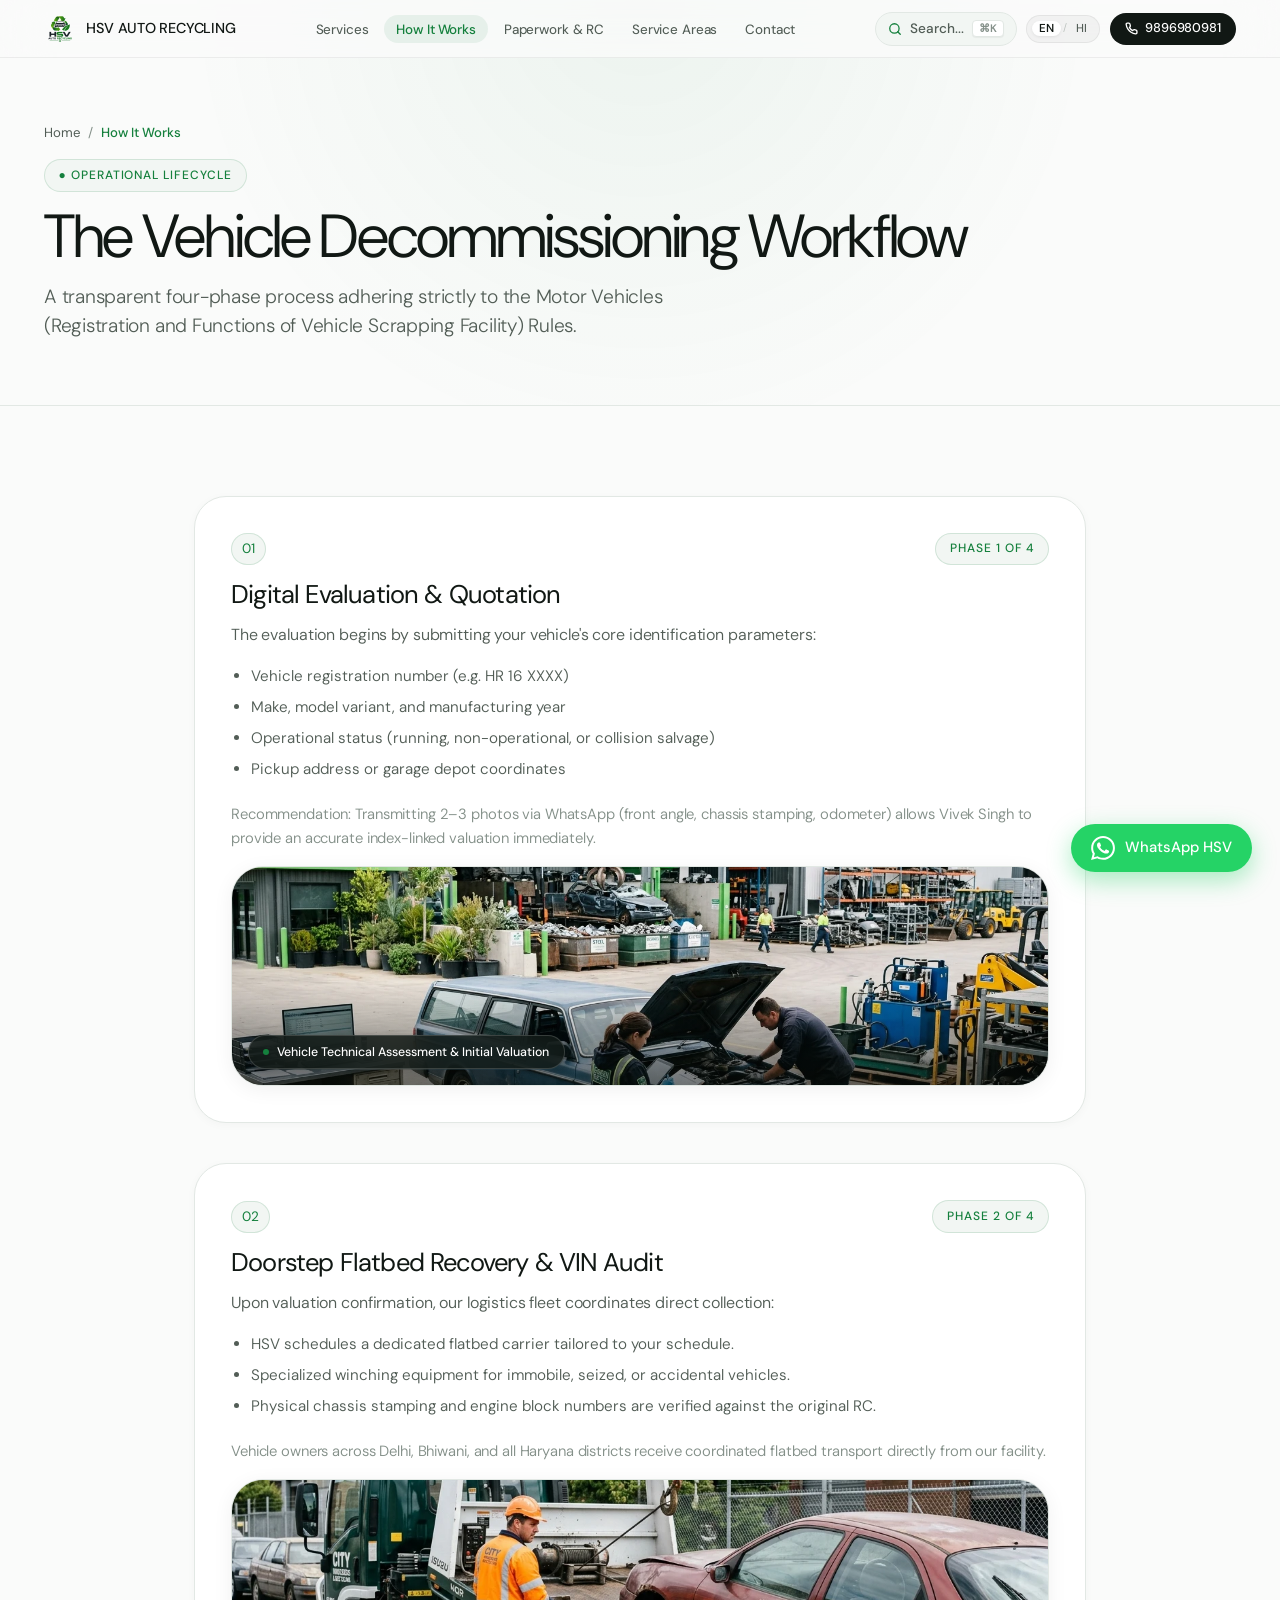
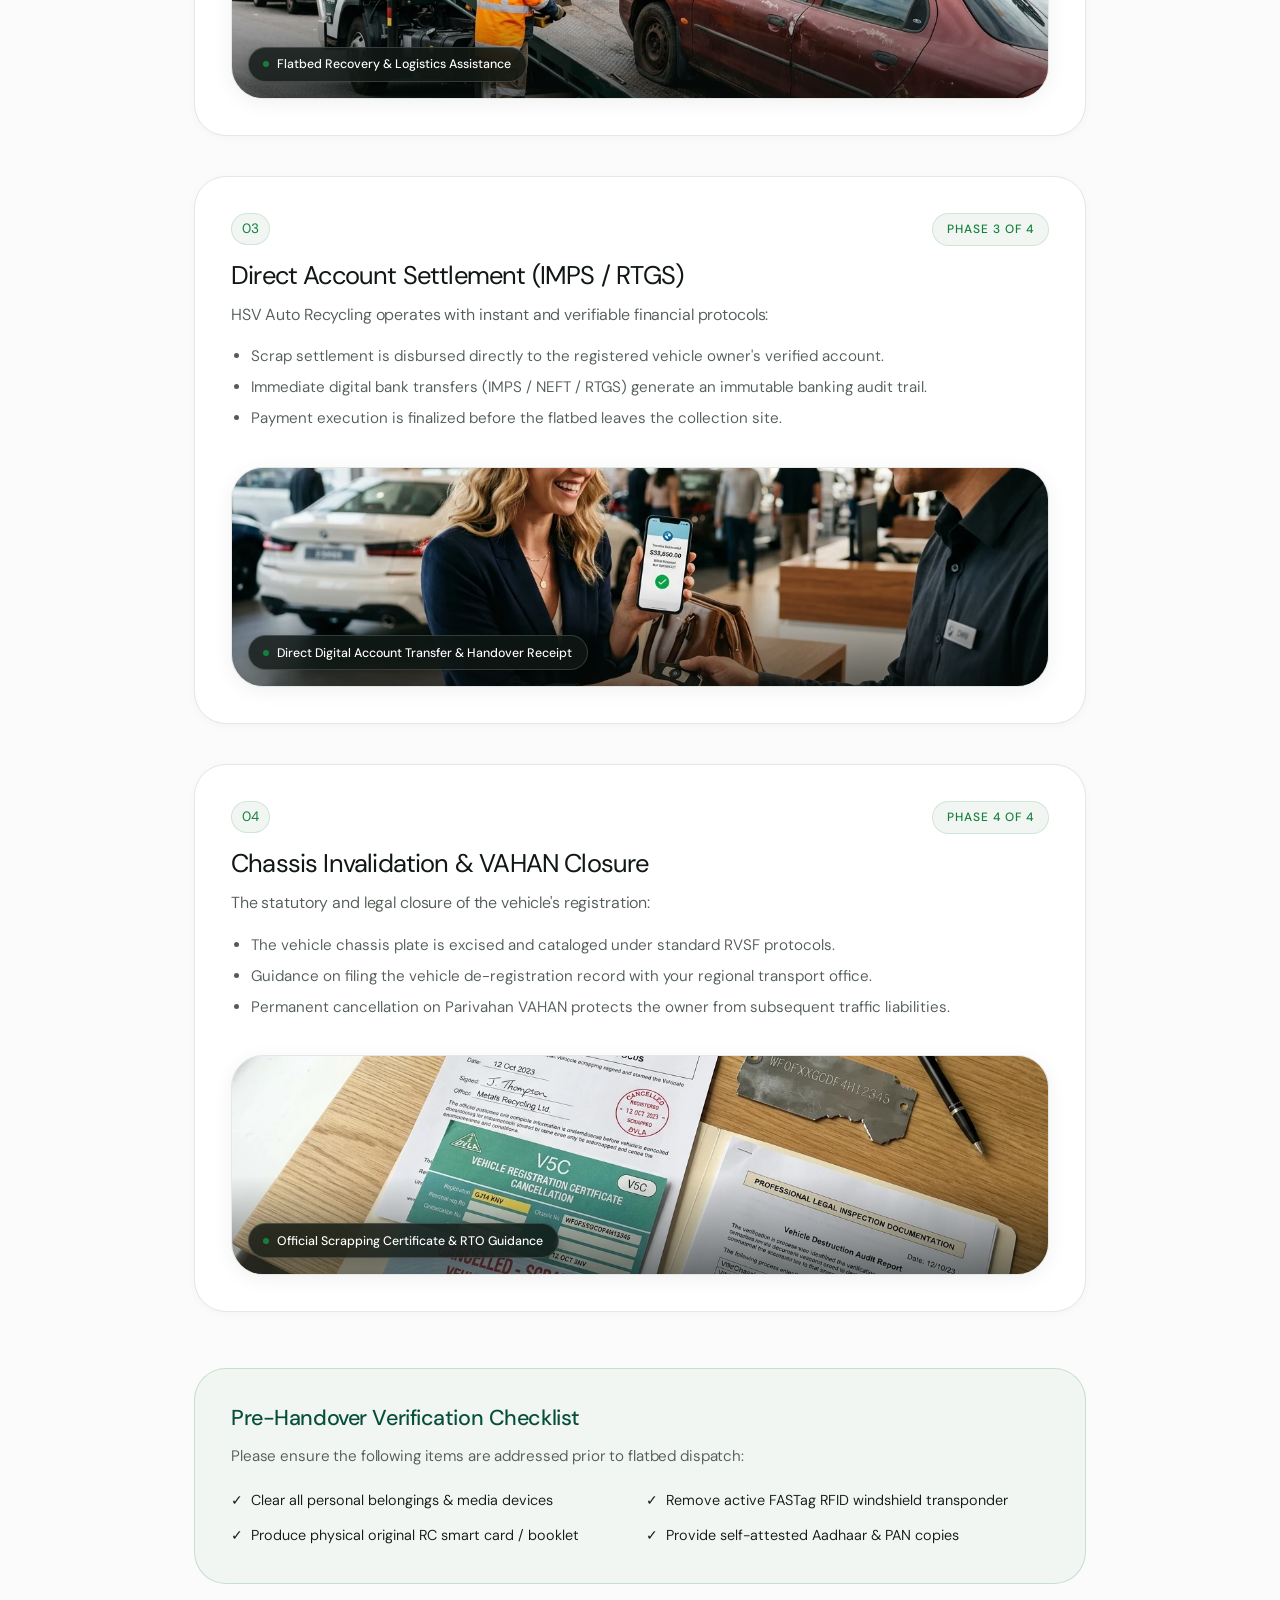
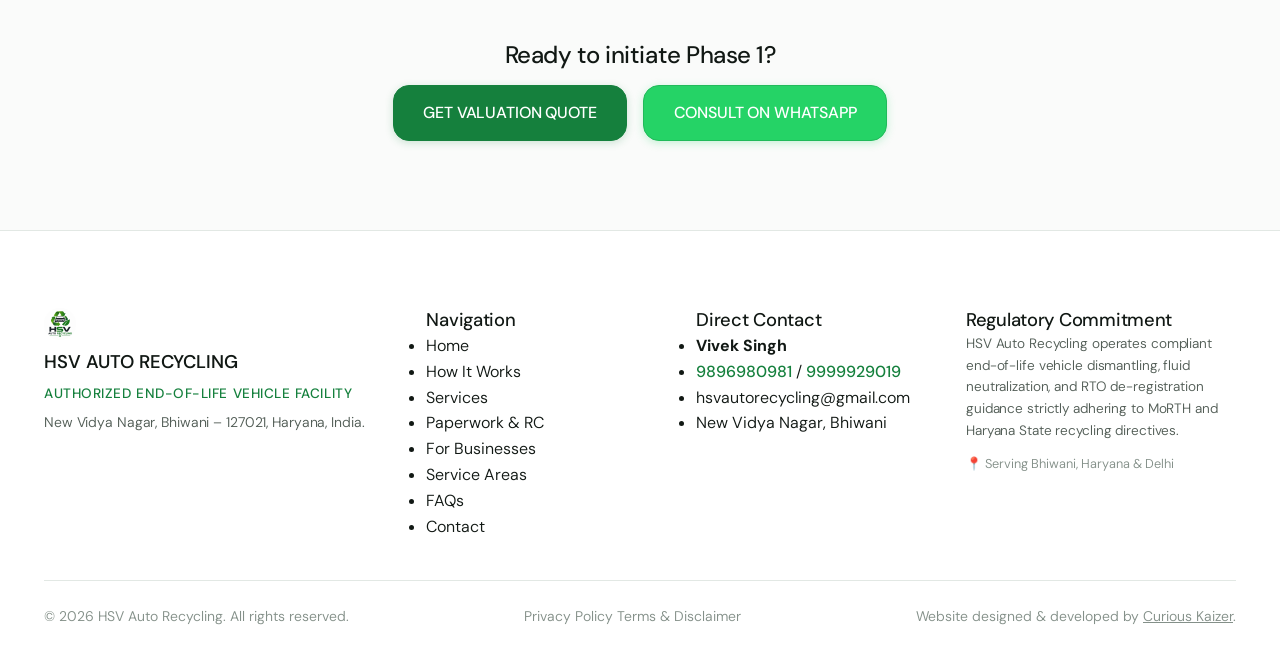
<file: how-it-works.html>
<!DOCTYPE html>
<html lang="en">
<head>
  <meta charset="UTF-8">
  <meta name="viewport" content="width=device-width, initial-scale=1.0">
  <title>How Vehicle Scrapping Works in Bhiwani, Haryana & Delhi | HSV Auto Recycling</title>
  <meta name="description" content="Step-by-step guide to scrapping your old car or two-wheeler with HSV Auto Recycling across Bhiwani, Haryana & Delhi. Understand vehicle valuation, pickup, instant payment and RC cancellation guidance.">
  <link rel="canonical" href="https://hsvautorecycling.com/how-it-works.html">
  <meta property="og:title" content="How Vehicle Scrapping Works in Bhiwani, Haryana & Delhi | HSV Auto Recycling">
  <meta property="og:description" content="From enquiry to completed paperwork: a transparent, legal process for vehicle recycling across Bhiwani, Haryana & Delhi.">
  <meta property="og:image" content="assets/images/og-image.jpg">
  <link rel="icon" type="image/png" href="assets/images/favicon.png">

  <!-- Apple-inspired Typography: San Francisco & DM Sans -->
  <link rel="preconnect" href="https://fonts.googleapis.com">
  <link rel="preconnect" href="https://fonts.gstatic.com" crossorigin>
  <link href="https://fonts.googleapis.com/css2?family=DM+Sans:ital,opsz,wght@0,9..40,100..1000;1,9..40,100..1000&display=swap" rel="stylesheet">

  <link rel="stylesheet" href="assets/css/style.css">

  <script type="application/ld+json">
  {
    "@context": "https://schema.org",
    "@type": "HowTo",
    "name": "How to Scrap an Old Vehicle with HSV Auto Recycling",
    "description": "A 4-step guide to vehicle scrapping, pickup, instant payment, and RC cancellation guidance in Bhiwani, Haryana & Delhi.",
    "step": [
      {
        "@type": "HowToStep",
        "name": "Get a Quote",
        "text": "Send vehicle registration number, make, model, condition, and location via website form or WhatsApp."
      },
      {
        "@type": "HowToStep",
        "name": "Confirm Pickup",
        "text": "HSV confirms vehicle details, schedules pickup time, and arranges collection from your address."
      },
      {
        "@type": "HowToStep",
        "name": "Payment",
        "text": "Payment is completed as agreed directly with the vehicle owner upon physical verification."
      },
      {
        "@type": "HowToStep",
        "name": "Paperwork & RC Guidance",
        "text": "HSV provides step-by-step guidance through the applicable RC cancellation and documentation process."
      }
    ]
  }
  </script>
  <meta name="developer" content="Curious Kaizer - https://www.curiouskaizer.com/" />
  <script type="application/ld+json">
  {
    "@context": "https://schema.org",
    "@type": "WebSite",
    "name": "HSV Auto Recycling",
    "url": "https://hsvautorecycling.com/",
    "creator": {
      "@type": "Organization",
      "name": "Curious Kaizer",
      "url": "https://www.curiouskaizer.com/",
      "sameAs": [
        "https://www.instagram.com/curiouskaizer",
        "https://www.linkedin.com/company/curiouskaizer"
      ]
    }
  }
  </script>
</head>
<body>

  <!-- Header -->
  <header class="site-header" id="site-header">
    <div class="container nav-container">
      <a href="index.html" class="brand-logo-link" aria-label="HSV Auto Recycling">
        <img src="assets/images/logo-transparent.png" alt="HSV Emblem" class="brand-logo-img" width="32" height="32">
        <span class="brand-name">HSV AUTO RECYCLING</span>
      </a>

      <!-- Desktop Navigation Links (Clean & Minimal) -->
      <nav class="desktop-only" aria-label="Main Navigation">
        <ul class="nav-links">
          <li><a href="services.html" class="nav-link">Services</a></li>
          <li><a href="how-it-works.html" class="nav-link active">How It Works</a></li>
          <li><a href="paperwork.html" class="nav-link">Paperwork &amp; RC</a></li>
          <li><a href="service-areas.html" class="nav-link">Service Areas</a></li>
          <li><a href="contact.html" class="nav-link">Contact</a></li>
        </ul>
      </nav>

      <!-- Nav Actions (Minimalist Pill Controls) -->
      <div class="nav-actions">
        <!-- Quick Search Button -->
        <button type="button" class="header-search-btn" id="open-search-btn" aria-label="Search HSV Auto Recycling" title="Quick Search (Cmd+K)">
          <svg width="14" height="14" viewBox="0 0 24 24" fill="none" stroke="currentColor" stroke-width="2.2" stroke-linecap="round" stroke-linejoin="round">
            <circle cx="11" cy="11" r="8"></circle>
            <line x1="21" y1="21" x2="16.65" y2="16.65"></line>
          </svg>
          <span class="search-btn-label">Search...</span>
          <kbd class="search-btn-kbd"><abbr title="Command">⌘</abbr>K</kbd>
        </button>

        <div class="lang-switch-pill" role="group" aria-label="Language Selector">
          <button type="button" class="lang-btn active" data-lang="en">EN</button>
          <span class="lang-divider">/</span>
          <button type="button" class="lang-btn" data-lang="hi">HI</button>
        </div>

        <a href="tel:9896980981" class="nav-cta-btn" aria-label="Call 9896980981">
          <svg width="13" height="13" viewBox="0 0 24 24" fill="none" stroke="currentColor" stroke-width="2.5" stroke-linecap="round" stroke-linejoin="round">
            <path d="M22 16.92v3a2 2 0 0 1-2.18 2 19.79 19.79 0 0 1-8.63-3.07 19.5 19.5 0 0 1-6-6 19.79 19.79 0 0 1-3.07-8.67A2 2 0 0 1 4.11 2h3a2 2 0 0 1 2 1.72 12.84 12.84 0 0 0 .7 2.81 2 2 0 0 1-.45 2.11L8.09 9.91a16 16 0 0 0 6 6l1.27-1.27a2 2 0 0 1 2.11-.45 12.84 12.84 0 0 0 2.81.7A2 2 0 0 1 22 16.92z"></path>
          </svg>
          <span>9896980981</span>
        </a>

        <button type="button" class="hamburger-btn" aria-label="Open Navigation Menu" aria-expanded="false">
          <span class="hamburger-line top"></span>
          <span class="hamburger-line bottom"></span>
        </button>
      </div>
    </div>
  </header>

  <!-- Mobile Navigation Sheet -->
  <div class="mobile-nav-sheet" aria-label="Mobile Navigation">
    <div style="padding: 0 1.25rem 1rem;">
      <button type="button" class="btn btn-secondary btn-block header-search-btn" style="width: 100%; justify-content: center; height: 42px;" data-action="open-search">
        <svg width="15" height="15" viewBox="0 0 24 24" fill="none" stroke="currentColor" stroke-width="2.2">
          <circle cx="11" cy="11" r="8"></circle>
          <line x1="21" y1="21" x2="16.65" y2="16.65"></line>
        </svg>
        <span>Search site &amp; steps...</span>
      </button>
    </div>
    <ul class="mobile-nav-links">
      <li><a href="index.html" class="mobile-nav-link"><span>Home</span> <span>→</span></a></li>
      <li><a href="services.html" class="mobile-nav-link"><span>Services</span> <span>→</span></a></li>
      <li><a href="how-it-works.html" class="mobile-nav-link active"><span>How It Works</span> <span>→</span></a></li>
      <li><a href="paperwork.html" class="mobile-nav-link"><span>Paperwork &amp; RC</span> <span>→</span></a></li>
      <li><a href="business.html" class="mobile-nav-link"><span>For Businesses</span> <span>→</span></a></li>
      <li><a href="service-areas.html" class="mobile-nav-link"><span>Service Areas</span> <span>→</span></a></li>
      <li><a href="faq.html" class="mobile-nav-link"><span>FAQs</span> <span>→</span></a></li>
      <li><a href="contact.html" class="mobile-nav-link"><span>Contact Us</span> <span>→</span></a></li>
    </ul>

    <div class="mobile-nav-footer">
      <a href="tel:9896980981" class="btn btn-primary btn-block">Call 9896980981</a>
      <a href="tel:9999929019" class="btn btn-secondary btn-block" style="margin-top: 0.5rem;">Call 9999929019</a>
      <a href="https://wa.me/919896980981?text=Hi%20HSV%20Auto%20Recycling%2C%20I%20want%20to%20know%20how%20vehicle%20scrapping%20works." target="_blank" rel="noopener noreferrer" class="btn btn-whatsapp btn-block" style="margin-top: 0.5rem;">WhatsApp HSV</a>
    </div>
  </div>

  <main>
    <!-- Sub-page Hero -->
    <section class="subpage-hero">
      <div class="container subpage-hero-content">
        <nav class="breadcrumb-nav" aria-label="Breadcrumb">
          <a href="index.html">Home</a>
          <span>/</span>
          <span style="color: var(--color-primary); font-weight: 500;">How It Works</span>
        </nav>
        <div class="pill">● OPERATIONAL LIFECYCLE</div>
        <h1 style="margin-top: 0.75rem; margin-bottom: 0.75rem;">The Vehicle Decommissioning Workflow</h1>
        <p class="lead">
          A transparent four-phase process adhering strictly to the Motor Vehicles (Registration and Functions of Vehicle Scrapping Facility) Rules.
        </p>
      </div>
    </section>

    <!-- Detailed 4-Step Breakdown -->
    <section class="section">
      <div class="container" style="max-width: 980px;">
        <div style="display: flex; flex-direction: column; gap: 2.5rem;">
          
          <!-- Step 1 -->
          <div class="bento-card" style="padding: 2.25rem;">
            <div style="display: flex; align-items: center; justify-content: space-between; margin-bottom: 1rem;">
              <span class="step-badge" style="margin: 0;">01</span>
              <span class="pill">PHASE 1 OF 4</span>
            </div>
            <h2 style="font-size: 1.6rem; margin-bottom: 0.75rem;">Digital Evaluation &amp; Quotation</h2>
            <p style="margin-bottom: 1rem;">
              The evaluation begins by submitting your vehicle's core identification parameters:
            </p>
            <ul style="margin-left: 1.25rem; display: flex; flex-direction: column; gap: 0.4rem; color: var(--color-text-muted); font-size: 0.95rem; margin-bottom: 1.25rem;">
              <li>Vehicle registration number (e.g. HR 16 XXXX)</li>
              <li>Make, model variant, and manufacturing year</li>
              <li>Operational status (running, non-operational, or collision salvage)</li>
              <li>Pickup address or garage depot coordinates</li>
            </ul>
            <p style="font-size: 0.925rem; color: var(--color-text-subtle);">
              Recommendation: Transmitting 2–3 photos via WhatsApp (front angle, chassis stamping, odometer) allows Vivek Singh to provide an accurate index-linked valuation immediately.
            </p>
            <div class="media-card" style="height: 220px; margin-top: 1rem;">
              <img src="assets/images/hero-inspection.webp" alt="Vehicle Valuation Assessment" loading="lazy">
              <div class="media-badge-overlay"><span class="pill-dot"></span> Vehicle Technical Assessment &amp; Initial Valuation</div>
            </div>
          </div>

          <!-- Step 2 -->
          <div class="bento-card" style="padding: 2.25rem;">
            <div style="display: flex; align-items: center; justify-content: space-between; margin-bottom: 1rem;">
              <span class="step-badge" style="margin: 0;">02</span>
              <span class="pill">PHASE 2 OF 4</span>
            </div>
            <h2 style="font-size: 1.6rem; margin-bottom: 0.75rem;">Doorstep Flatbed Recovery &amp; VIN Audit</h2>
            <p style="margin-bottom: 1rem;">
              Upon valuation confirmation, our logistics fleet coordinates direct collection:
            </p>
            <ul style="margin-left: 1.25rem; display: flex; flex-direction: column; gap: 0.4rem; color: var(--color-text-muted); font-size: 0.95rem; margin-bottom: 1.25rem;">
              <li>HSV schedules a dedicated flatbed carrier tailored to your schedule.</li>
              <li>Specialized winching equipment for immobile, seized, or accidental vehicles.</li>
              <li>Physical chassis stamping and engine block numbers are verified against the original RC.</li>
            </ul>
            <p style="font-size: 0.925rem; color: var(--color-text-subtle);">
              Vehicle owners across Delhi, Bhiwani, and all Haryana districts receive coordinated flatbed transport directly from our facility.
            </p>
            <div class="media-card" style="height: 220px; margin-top: 1rem;"><img src="assets/images/towing-pickup.webp" alt="Flatbed Towing Recovery Truck" loading="lazy"><div class="media-badge-overlay"><span class="pill-dot"></span> Flatbed Recovery &amp; Logistics Assistance</div></div>
          </div>

          <!-- Step 3 -->
          <div class="bento-card" style="padding: 2.25rem;">
            <div style="display: flex; align-items: center; justify-content: space-between; margin-bottom: 1rem;">
              <span class="step-badge" style="margin: 0;">03</span>
              <span class="pill">PHASE 3 OF 4</span>
            </div>
            <h2 style="font-size: 1.6rem; margin-bottom: 0.75rem;">Direct Account Settlement (IMPS / RTGS)</h2>
            <p style="margin-bottom: 1rem;">
              HSV Auto Recycling operates with instant and verifiable financial protocols:
            </p>
            <ul style="margin-left: 1.25rem; display: flex; flex-direction: column; gap: 0.4rem; color: var(--color-text-muted); font-size: 0.95rem; margin-bottom: 1.25rem;">
              <li>Scrap settlement is disbursed directly to the registered vehicle owner's verified account.</li>
              <li>Immediate digital bank transfers (IMPS / NEFT / RTGS) generate an immutable banking audit trail.</li>
              <li>Payment execution is finalized before the flatbed leaves the collection site.</li>
            </ul>
            <div class="media-card" style="height: 220px; margin-top: 1rem;"><img src="assets/images/instant-payment.webp" alt="Instant Digital Payment &amp; Keys Handover" loading="lazy"><div class="media-badge-overlay"><span class="pill-dot"></span> Direct Digital Account Transfer &amp; Handover Receipt</div></div>
          </div>

          <!-- Step 4 -->
          <div class="bento-card" style="padding: 2.25rem;">
            <div style="display: flex; align-items: center; justify-content: space-between; margin-bottom: 1rem;">
              <span class="step-badge" style="margin: 0;">04</span>
              <span class="pill">PHASE 4 OF 4</span>
            </div>
            <h2 style="font-size: 1.6rem; margin-bottom: 0.75rem;">Chassis Invalidation &amp; VAHAN Closure</h2>
            <p style="margin-bottom: 1rem;">
              The statutory and legal closure of the vehicle's registration:
            </p>
            <ul style="margin-left: 1.25rem; display: flex; flex-direction: column; gap: 0.4rem; color: var(--color-text-muted); font-size: 0.95rem; margin-bottom: 1.25rem;">
              <li>The vehicle chassis plate is excised and cataloged under standard RVSF protocols.</li>
              <li>Guidance on filing the vehicle de-registration record with your regional transport office.</li>
              <li>Permanent cancellation on Parivahan VAHAN protects the owner from subsequent traffic liabilities.</li>
            </ul>
            <div class="media-card" style="height: 220px; margin-top: 1rem;"><img src="assets/images/scrapping-certificate.webp" alt="Official Scrapping Certificate &amp; RTO Audit" loading="lazy"><div class="media-badge-overlay"><span class="pill-dot"></span> Official Scrapping Certificate &amp; RTO Guidance</div></div>
          </div>

        </div>

        <!-- Checklist before Handover -->
        <div style="background-color: var(--bg-surface-soft); border: 1px solid rgba(21, 128, 61, 0.2); border-radius: var(--radius-xl); padding: 2.25rem; margin-top: 3.5rem;">
          <h3 style="font-size: 1.35rem; color: var(--color-forest); margin-bottom: 0.75rem;">
            Pre-Handover Verification Checklist
          </h3>
          <p style="font-size: 0.95rem; margin-bottom: 1.25rem;">
            Please ensure the following items are addressed prior to flatbed dispatch:
          </p>
          <div class="form-row">
            <div style="display: flex; gap: 0.5rem; font-size: 0.9rem;">
              <span class="text-green" style="font-weight: 500;">✓</span> Clear all personal belongings &amp; media devices
            </div>
            <div style="display: flex; gap: 0.5rem; font-size: 0.9rem;">
              <span class="text-green" style="font-weight: 500;">✓</span> Remove active FASTag RFID windshield transponder
            </div>
            <div style="display: flex; gap: 0.5rem; font-size: 0.9rem;">
              <span class="text-green" style="font-weight: 500;">✓</span> Produce physical original RC smart card / booklet
            </div>
            <div style="display: flex; gap: 0.5rem; font-size: 0.9rem;">
              <span class="text-green" style="font-weight: 500;">✓</span> Provide self-attested Aadhaar &amp; PAN copies
            </div>
          </div>
        </div>

        <!-- Conversion CTAs -->
        <div style="text-align: center; margin-top: 3.5rem;">
          <h3 style="font-size: 1.5rem; margin-bottom: 1rem;">Ready to initiate Phase 1?</h3>
          <div style="display: flex; gap: 1rem; justify-content: center; flex-wrap: wrap;">
            <a href="index.html#quote-enquiry" class="btn btn-primary btn-lg">GET VALUATION QUOTE</a>
            <a href="https://wa.me/919896980981?text=Hi%20HSV%20Auto%20Recycling%2C%20I%20want%20to%20start%20the%20vehicle%20scrapping%20process." target="_blank" rel="noopener noreferrer" class="btn btn-whatsapp btn-lg">CONSULT ON WHATSAPP</a>
          </div>
        </div>
      </div>
    </section>
  </main>

  <!-- Footer -->
  <footer class="site-footer">
    <div class="container">
      <div class="footer-top-grid">
        <div class="footer-brand">
          <a href="index.html" class="brand-logo-link">
            <img src="assets/images/logo.png" alt="HSV Auto Recycling" class="brand-logo-img" width="160" height="52">
          </a>
          <div style="font-weight: 550; font-size: 1.15rem;">HSV AUTO RECYCLING</div>
          <div style="font-size: 0.85rem; font-weight: 500; letter-spacing: 0.04em; text-transform: uppercase; color: var(--color-primary); margin: 0.35rem 0;">Authorized End-of-Life Vehicle Facility</div>
          <p style="font-size: 0.875rem; color: var(--text-secondary);">
            New Vidya Nagar, Bhiwani – 127021, Haryana, India.
          </p>
        </div>
        <div>
          <h4 class="footer-col-title">Navigation</h4>
          <ul class="footer-links">
            <li><a href="index.html" class="footer-link">Home</a></li>
            <li><a href="how-it-works.html" class="footer-link">How It Works</a></li>
            <li><a href="services.html" class="footer-link">Services</a></li>
            <li><a href="paperwork.html" class="footer-link">Paperwork & RC</a></li>
            <li><a href="business.html" class="footer-link">For Businesses</a></li>
            <li><a href="service-areas.html" class="footer-link">Service Areas</a></li>
            <li><a href="faq.html" class="footer-link">FAQs</a></li>
            <li><a href="contact.html" class="footer-link">Contact</a></li>
          </ul>
        </div>
        <div>
          <h4 class="footer-col-title">Direct Contact</h4>
          <ul class="footer-contact-list">
            <li><strong>Vivek Singh</strong></li>
            <li>
              <a href="tel:9896980981" class="footer-link" style="color: var(--color-primary); font-weight: 500;">9896980981</a> / 
              <a href="tel:9999929019" class="footer-link" style="color: var(--color-primary); font-weight: 500;">9999929019</a>
            </li>
            <li><a href="mailto:hsvautorecycling@gmail.com" class="footer-link">hsvautorecycling@gmail.com</a></li>
            <li>New Vidya Nagar, Bhiwani</li>
          </ul>
        </div>
        <div>
          <h4 class="footer-col-title">Regulatory Commitment</h4>
          <p style="font-size: 0.85rem; color: var(--color-text-muted); line-height: 1.6; margin-bottom: 0.75rem;">
            HSV Auto Recycling operates compliant end-of-life vehicle dismantling, fluid neutralization, and RTO de-registration guidance strictly adhering to MoRTH and Haryana State recycling directives.
          </p>
          <div style="font-size: 0.8rem; color: var(--text-tertiary);">
            📍 Serving Bhiwani, Haryana &amp; Delhi
          </div>
        </div>
      </div>
      <div class="footer-bottom-bar">
        <div>© 2026 HSV Auto Recycling. All rights reserved.</div>
        <div class="footer-legal-links">
          <a href="privacy.html" class="footer-link">Privacy Policy</a>
          <a href="terms.html" class="footer-link">Terms & Disclaimer</a>
        </div>
        <div>Website designed & developed by <a href="https://www.curiouskaizer.com/" target="_blank" rel="noopener" style="color: inherit; text-decoration: underline;" title="Curious Kaizer - Web Development Company in Delhi NCR">Curious Kaizer</a>.</div>
      </div>
    </div>
  </footer>

  <a href="https://wa.me/919896980981?text=Hi%20HSV%20Auto%20Recycling%2C%20I%20have%20questions%20about%20the%20scrapping%20process." target="_blank" rel="noopener noreferrer" class="floating-whatsapp-btn" aria-label="WhatsApp HSV">
    <svg width="24" height="24" viewBox="0 0 24 24" fill="currentColor">
      <path d="M.057 24l1.687-6.163c-1.041-1.804-1.588-3.849-1.587-5.946.003-6.556 5.338-11.891 11.893-11.891 3.181.001 6.167 1.24 8.413 3.488 2.245 2.248 3.481 5.236 3.48 8.414-.003 6.557-5.338 11.892-11.893 11.892-1.99-.001-3.951-.5-5.688-1.448l-6.305 1.654zm6.597-3.807c1.676.995 3.276 1.591 5.392 1.592 5.448 0 9.886-4.434 9.889-9.885.002-5.462-4.415-9.89-9.881-9.892-5.452 0-9.887 4.434-9.889 9.884-.001 2.225.651 3.891 1.746 5.634l-.999 3.648 3.742-.981zm11.387-5.464c-.074-.124-.272-.198-.57-.347-.297-.149-1.758-.868-2.031-.967-.272-.099-.47-.149-.669.149-.198.297-.768.967-.941 1.165-.173.198-.347.223-.644.074-.297-.149-1.255-.462-2.39-1.475-.883-.788-1.48-1.761-1.653-2.059-.173-.297-.018-.458.13-.606.134-.133.297-.347.446-.521.151-.172.2-.296.3-.495.099-.198.05-.372-.025-.521-.075-.148-.669-1.611-.916-2.206-.242-.579-.487-.501-.669-.51l-.57-.01c-.198 0-.52.074-.792.372s-1.04 1.016-1.04 2.479 1.065 2.876 1.213 3.074c.149.198 2.095 3.2 5.076 4.487.709.306 1.263.489 1.694.626.712.226 1.36.194 1.872.118.571-.085 1.758-.719 2.006-1.413.248-.695.248-1.29.173-1.414z"/>
    </svg>
    <span>WhatsApp HSV</span>
  </a>

  <aside class="mobile-action-bar" aria-label="Quick Mobile Actions">
    <div class="mobile-action-bar-inner">
      <a href="tel:9896980981" class="mobile-action-btn btn-secondary">CALL</a>
      <a href="https://wa.me/919896980981?text=Hi%20HSV%20Auto%20Recycling%2C%20I%20want%20to%20get%20a%20quote." target="_blank" rel="noopener noreferrer" class="mobile-action-btn btn-whatsapp">WHATSAPP</a>
      <a href="index.html#quote-enquiry" class="mobile-action-btn btn-primary">GET QUOTE</a>
    </div>
  </aside>

  <script src="assets/js/main.js"></script>
</body>
</html>
</file>
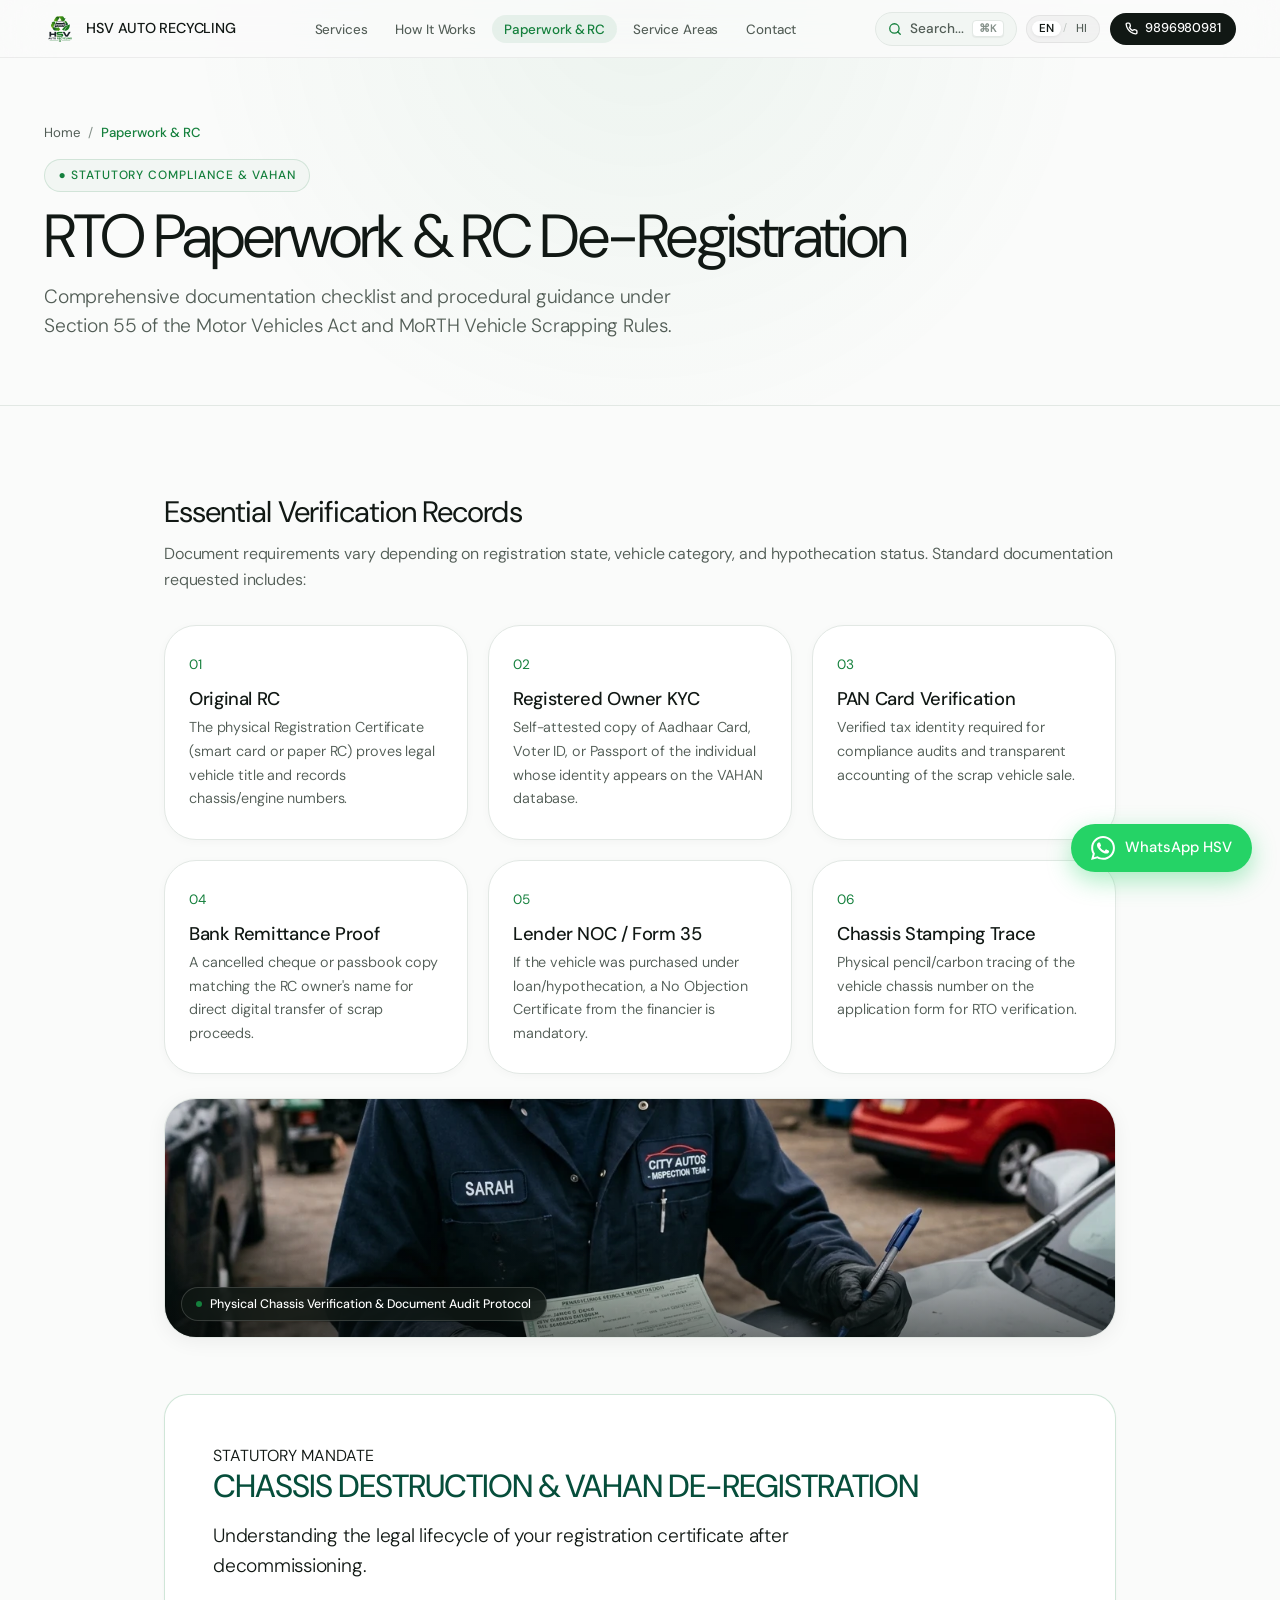
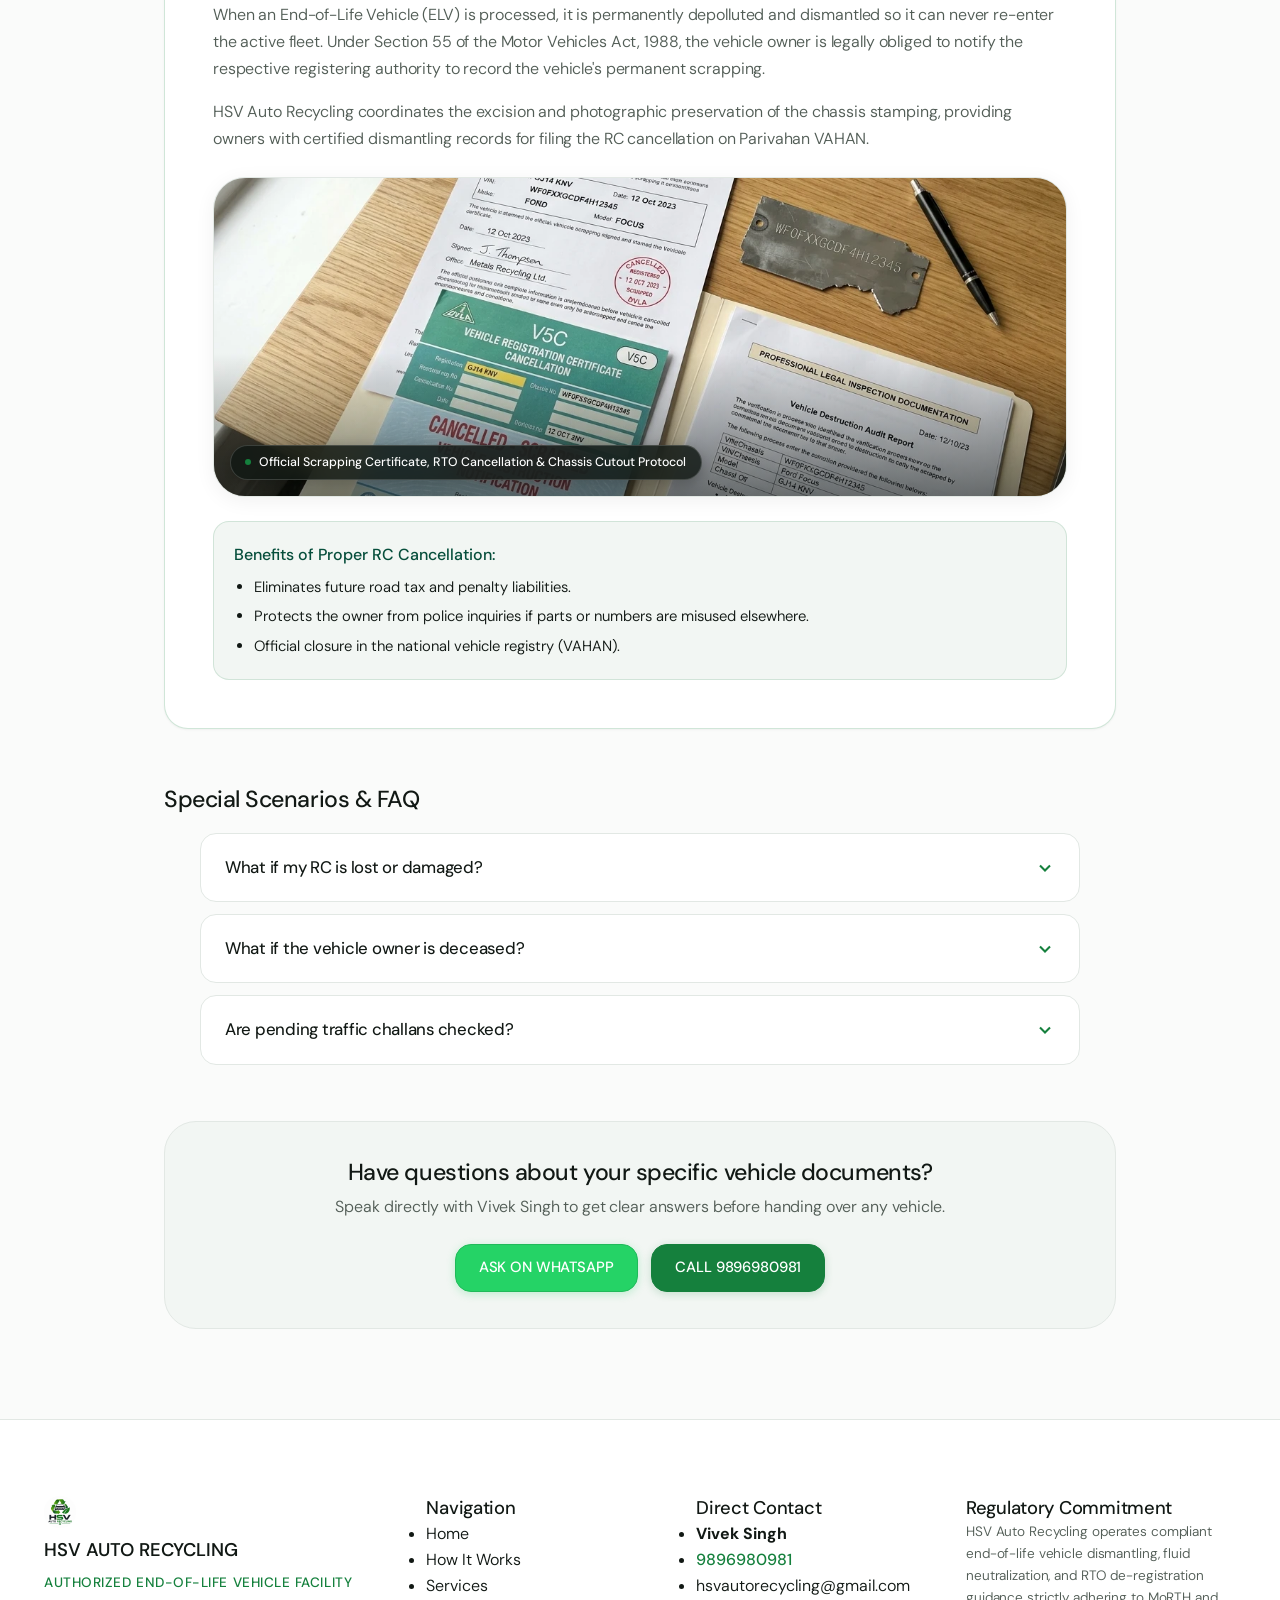
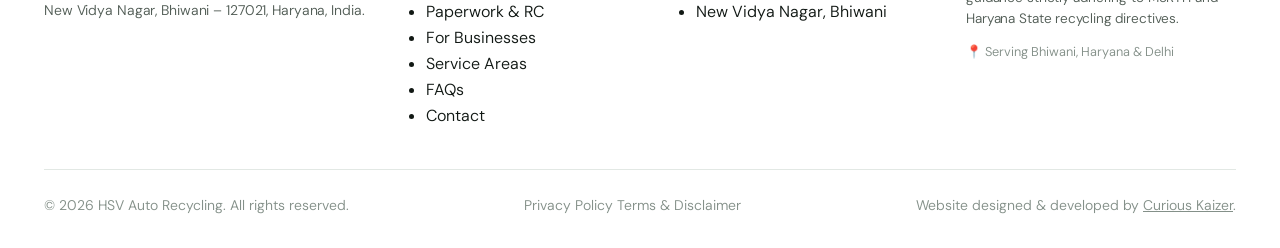
<file: paperwork.html>
<!DOCTYPE html>
<html lang="en">
<head>
  <meta charset="UTF-8">
  <meta name="viewport" content="width=device-width, initial-scale=1.0">
  <title>Vehicle Paperwork & RC Cancellation Support in Bhiwani, Haryana & Delhi | HSV Auto Recycling</title>
  <meta name="description" content="Clear guide to documents and RC cancellation for scrap vehicles across Bhiwani, Haryana & Delhi. Understand what paperwork is commonly required before vehicle handover.">
  <link rel="canonical" href="https://hsvautorecycling.com/paperwork.html">
  <meta property="og:title" content="Vehicle Paperwork & RC Cancellation Guide | Bhiwani, Haryana & Delhi | HSV Auto Recycling">
  <meta property="og:description" content="Understand the documents required for scrapping your vehicle and what happens to your RC under government policy & norms across Bhiwani, Haryana & Delhi.">
  <meta property="og:image" content="assets/images/og-image.jpg">
  <link rel="icon" type="image/png" href="assets/images/favicon.png">

  <!-- Apple-inspired Typography: San Francisco & DM Sans -->
  <link rel="preconnect" href="https://fonts.googleapis.com">
  <link rel="preconnect" href="https://fonts.gstatic.com" crossorigin>
  <link href="https://fonts.googleapis.com/css2?family=DM+Sans:ital,opsz,wght@0,9..40,100..1000;1,9..40,100..1000&display=swap" rel="stylesheet">

  <link rel="stylesheet" href="assets/css/style.css">
  <meta name="developer" content="Curious Kaizer - https://www.curiouskaizer.com/" />
  <script type="application/ld+json">
  {
    "@context": "https://schema.org",
    "@type": "WebSite",
    "name": "HSV Auto Recycling",
    "url": "https://hsvautorecycling.com/",
    "creator": {
      "@type": "Organization",
      "name": "Curious Kaizer",
      "url": "https://www.curiouskaizer.com/",
      "sameAs": [
        "https://www.instagram.com/curiouskaizer",
        "https://www.linkedin.com/company/curiouskaizer"
      ]
    }
  }
  </script>
</head>
<body>

  <header class="site-header" id="site-header">
    <div class="container nav-container">
      <a href="index.html" class="brand-logo-link" aria-label="HSV Auto Recycling">
        <img src="assets/images/logo-transparent.png" alt="HSV Emblem" class="brand-logo-img" width="32" height="32">
        <span class="brand-name">HSV AUTO RECYCLING</span>
      </a>

      <!-- Desktop Navigation Links (Clean & Minimal) -->
      <nav class="desktop-only" aria-label="Main Navigation">
        <ul class="nav-links">
          <li><a href="services.html" class="nav-link">Services</a></li>
          <li><a href="how-it-works.html" class="nav-link">How It Works</a></li>
          <li><a href="paperwork.html" class="nav-link active">Paperwork &amp; RC</a></li>
          <li><a href="service-areas.html" class="nav-link">Service Areas</a></li>
          <li><a href="contact.html" class="nav-link">Contact</a></li>
        </ul>
      </nav>

      <!-- Nav Actions (Minimalist Pill Controls) -->
      <div class="nav-actions">
        <!-- Quick Search Button -->
        <button type="button" class="header-search-btn" id="open-search-btn" aria-label="Search HSV Auto Recycling" title="Quick Search (Cmd+K)">
          <svg width="14" height="14" viewBox="0 0 24 24" fill="none" stroke="currentColor" stroke-width="2.2" stroke-linecap="round" stroke-linejoin="round">
            <circle cx="11" cy="11" r="8"></circle>
            <line x1="21" y1="21" x2="16.65" y2="16.65"></line>
          </svg>
          <span class="search-btn-label">Search...</span>
          <kbd class="search-btn-kbd"><abbr title="Command">⌘</abbr>K</kbd>
        </button>

        <div class="lang-switch-pill" role="group" aria-label="Language Selector">
          <button type="button" class="lang-btn active" data-lang="en">EN</button>
          <span class="lang-divider">/</span>
          <button type="button" class="lang-btn" data-lang="hi">HI</button>
        </div>

        <a href="tel:9896980981" class="nav-cta-btn" aria-label="Call 9896980981">
          <svg width="13" height="13" viewBox="0 0 24 24" fill="none" stroke="currentColor" stroke-width="2.5" stroke-linecap="round" stroke-linejoin="round">
            <path d="M22 16.92v3a2 2 0 0 1-2.18 2 19.79 19.79 0 0 1-8.63-3.07 19.5 19.5 0 0 1-6-6 19.79 19.79 0 0 1-3.07-8.67A2 2 0 0 1 4.11 2h3a2 2 0 0 1 2 1.72 12.84 12.84 0 0 0 .7 2.81 2 2 0 0 1-.45 2.11L8.09 9.91a16 16 0 0 0 6 6l1.27-1.27a2 2 0 0 1 2.11-.45 12.84 12.84 0 0 0 2.81.7A2 2 0 0 1 22 16.92z"></path>
          </svg>
          <span>9896980981</span>
        </a>

        <button type="button" class="hamburger-btn" aria-label="Open Navigation Menu" aria-expanded="false">
          <span class="hamburger-line top"></span>
          <span class="hamburger-line bottom"></span>
        </button>
      </div>
    </div>
  </header>

  <!-- Mobile Navigation Sheet -->
  <div class="mobile-nav-sheet" aria-label="Mobile Navigation">
    <div style="padding: 0 1.25rem 1rem;">
      <button type="button" class="btn btn-secondary btn-block header-search-btn" style="width: 100%; justify-content: center; height: 42px;" data-action="open-search">
        <svg width="15" height="15" viewBox="0 0 24 24" fill="none" stroke="currentColor" stroke-width="2.2">
          <circle cx="11" cy="11" r="8"></circle>
          <line x1="21" y1="21" x2="16.65" y2="16.65"></line>
        </svg>
        <span>Search paperwork &amp; RC guide...</span>
      </button>
    </div>
    <ul class="mobile-nav-links">
      <li><a href="index.html" class="mobile-nav-link"><span>Home</span> <span>→</span></a></li>
      <li><a href="services.html" class="mobile-nav-link"><span>Services</span> <span>→</span></a></li>
      <li><a href="how-it-works.html" class="mobile-nav-link"><span>How It Works</span> <span>→</span></a></li>
      <li><a href="paperwork.html" class="mobile-nav-link active"><span>Paperwork &amp; RC</span> <span>→</span></a></li>
      <li><a href="business.html" class="mobile-nav-link"><span>For Businesses</span> <span>→</span></a></li>
      <li><a href="service-areas.html" class="mobile-nav-link"><span>Service Areas</span> <span>→</span></a></li>
      <li><a href="faq.html" class="mobile-nav-link"><span>FAQs</span> <span>→</span></a></li>
      <li><a href="contact.html" class="mobile-nav-link"><span>Contact Us</span> <span>→</span></a></li>
    </ul>

    <div class="mobile-nav-footer">
      <a href="tel:9896980981" class="btn btn-primary btn-block">Call 9896980981</a>
      <a href="https://wa.me/919896980981?text=Hi%20HSV%20Auto%20Recycling%2C%20I%20have%20questions%20regarding%20RC%20paperwork." target="_blank" rel="noopener noreferrer" class="btn btn-whatsapp btn-block">WhatsApp HSV</a>
    </div>
  </div>

  <main>
    <section class="subpage-hero">
      <div class="container subpage-hero-content">
        <nav class="breadcrumb-nav" aria-label="Breadcrumb">
          <a href="index.html">Home</a>
          <span>/</span>
          <span style="color: var(--color-primary); font-weight: 500;">Paperwork & RC</span>
        </nav>
        <div class="pill">● STATUTORY COMPLIANCE & VAHAN</div>
        <h1 style="margin-top: 0.75rem; margin-bottom: 0.75rem;">RTO Paperwork &amp; RC De-Registration</h1>
        <p class="lead">
          Comprehensive documentation checklist and procedural guidance under Section 55 of the Motor Vehicles Act and MoRTH Vehicle Scrapping Rules.
        </p>
      </div>
    </section>

    <!-- Main Content -->
    <section class="section">
      <div class="container" style="max-width: 1040px;">
        
        <!-- Checklist Breakdown -->
        <div style="margin-bottom: 3.5rem;">
          <h2 style="font-size: 1.85rem; margin-bottom: 0.75rem;">Essential Verification Records</h2>
          <p style="color: var(--color-text-muted); margin-bottom: 2rem;">
            Document requirements vary depending on registration state, vehicle category, and hypothecation status. Standard documentation requested includes:
          </p>

          <div style="display: grid; grid-template-columns: repeat(auto-fit, minmax(300px, 1fr)); gap: 1.25rem;">
            
            <div class="bento-card">
              <div class="bento-card-num">01</div>
              <h3 style="font-size: 1.15rem; margin-bottom: 0.35rem;">Original RC</h3>
              <p style="font-size: 0.9rem; color: var(--color-text-muted);">
                The physical Registration Certificate (smart card or paper RC) proves legal vehicle title and records chassis/engine numbers.
              </p>
            </div>

            <div class="bento-card">
              <div class="bento-card-num">02</div>
              <h3 style="font-size: 1.15rem; margin-bottom: 0.35rem;">Registered Owner KYC</h3>
              <p style="font-size: 0.9rem; color: var(--color-text-muted);">
                Self-attested copy of Aadhaar Card, Voter ID, or Passport of the individual whose identity appears on the VAHAN database.
              </p>
            </div>

            <div class="bento-card">
              <div class="bento-card-num">03</div>
              <h3 style="font-size: 1.15rem; margin-bottom: 0.35rem;">PAN Card Verification</h3>
              <p style="font-size: 0.9rem; color: var(--color-text-muted);">
                Verified tax identity required for compliance audits and transparent accounting of the scrap vehicle sale.
              </p>
            </div>

            <div class="bento-card">
              <div class="bento-card-num">04</div>
              <h3 style="font-size: 1.15rem; margin-bottom: 0.35rem;">Bank Remittance Proof</h3>
              <p style="font-size: 0.9rem; color: var(--color-text-muted);">
                A cancelled cheque or passbook copy matching the RC owner's name for direct digital transfer of scrap proceeds.
              </p>
            </div>

            <div class="bento-card">
              <div class="bento-card-num">05</div>
              <h3 style="font-size: 1.15rem; margin-bottom: 0.35rem;">Lender NOC / Form 35</h3>
              <p style="font-size: 0.9rem; color: var(--color-text-muted);">
                If the vehicle was purchased under loan/hypothecation, a No Objection Certificate from the financier is mandatory.
              </p>
            </div>

            <div class="bento-card">
              <div class="bento-card-num">06</div>
              <h3 style="font-size: 1.15rem; margin-bottom: 0.35rem;">Chassis Stamping Trace</h3>
              <p style="font-size: 0.9rem; color: var(--color-text-muted);">
                Physical pencil/carbon tracing of the vehicle chassis number on the application form for RTO verification.
              </p>
            </div>

          </div>

          <div class="media-card" style="height: 240px; margin-top: 1.5rem;">
            <img src="assets/images/paperwork-inspection.webp" alt="Physical Chassis &amp; Document Verification" loading="lazy">
            <div class="media-badge-overlay">
              <span class="pill-dot"></span> Physical Chassis Verification &amp; Document Audit Protocol
            </div>
          </div>
        </div>

        <!-- Deep Dive: What Happens to My RC? -->
        <div class="rc-explainer-card" style="padding: clamp(2rem, 4vw, 3rem); margin-bottom: 3.5rem;">
          <div class="rc-explainer-badge">STATUTORY MANDATE</div>
          <h2 style="font-size: clamp(1.6rem, 2.5vw, 2.2rem); color: var(--color-forest); font-weight: 450; margin-bottom: 1rem;">
            CHASSIS DESTRUCTION &amp; VAHAN DE-REGISTRATION
          </h2>
          <p class="lead" style="color: var(--text-primary); margin-bottom: 1.25rem;">
            Understanding the legal lifecycle of your registration certificate after decommissioning.
          </p>
          <p style="color: var(--text-secondary); line-height: 1.7; margin-bottom: 1rem;">
            When an End-of-Life Vehicle (ELV) is processed, it is permanently depolluted and dismantled so it can never re-enter the active fleet. Under Section 55 of the Motor Vehicles Act, 1988, the vehicle owner is legally obliged to notify the respective registering authority to record the vehicle's permanent scrapping.
          </p>
          <p style="color: var(--text-secondary); line-height: 1.7; margin-bottom: 1.5rem;">
            HSV Auto Recycling coordinates the excision and photographic preservation of the chassis stamping, providing owners with certified dismantling records for filing the RC cancellation on Parivahan VAHAN.
          </p>

          <div class="media-card" style="height: 320px; margin-bottom: 1.5rem;"><img src="assets/images/scrapping-certificate.webp" alt="Official Vehicle Scrapping Certificate &amp; Chassis Plate Cancellation" loading="lazy"><div class="media-badge-overlay"><span class="pill-dot"></span> Official Scrapping Certificate, RTO Cancellation &amp; Chassis Cutout Protocol</div></div>
          <div style="background-color: var(--bg-surface-soft); border-radius: var(--radius-md); padding: 1.25rem; border: 1px solid rgba(21, 128, 61, 0.15);">
            <div style="font-weight: 500; color: var(--color-forest); margin-bottom: 0.5rem;">
              Benefits of Proper RC Cancellation:
            </div>
            <ul style="margin-left: 1.25rem; display: flex; flex-direction: column; gap: 0.35rem; font-size: 0.925rem; color: var(--color-text-main);">
              <li>Eliminates future road tax and penalty liabilities.</li>
              <li>Protects the owner from police inquiries if parts or numbers are misused elsewhere.</li>
              <li>Official closure in the national vehicle registry (VAHAN).</li>
            </ul>
          </div>
        </div>

        <!-- Common Questions on Paperwork -->
        <div style="margin-bottom: 3.5rem;">
          <h3 style="font-size: 1.45rem; margin-bottom: 1.25rem;">Special Scenarios & FAQ</h3>
          <div class="faq-container">
            <div class="faq-item">
              <button type="button" class="faq-question-btn">
                <span>What if my RC is lost or damaged?</span>
                <svg class="faq-chevron" viewBox="0 0 24 24" fill="none" stroke="currentColor" stroke-width="2.5">
                  <polyline points="6 9 12 15 18 9"></polyline>
                </svg>
              </button>
              <div class="faq-answer-panel">
                <p class="faq-answer-text">
                  If your RC is lost, a police report (NCR/FIR) along with an RTO B-Register extract or duplicate RC application (Form 26) is usually required. HSV can guide you on the necessary steps.
                </p>
              </div>
            </div>

            <div class="faq-item">
              <button type="button" class="faq-question-btn">
                <span>What if the vehicle owner is deceased?</span>
                <svg class="faq-chevron" viewBox="0 0 24 24" fill="none" stroke="currentColor" stroke-width="2.5">
                  <polyline points="6 9 12 15 18 9"></polyline>
                </svg>
              </button>
              <div class="faq-answer-panel">
                <p class="faq-answer-text">
                  In case the registered owner has passed away, a death certificate along with succession certificate / legal heir affidavit and consent from all surviving legal heirs is commonly required.
                </p>
              </div>
            </div>

            <div class="faq-item">
              <button type="button" class="faq-question-btn">
                <span>Are pending traffic challans checked?</span>
                <svg class="faq-chevron" viewBox="0 0 24 24" fill="none" stroke="currentColor" stroke-width="2.5">
                  <polyline points="6 9 12 15 18 9"></polyline>
                </svg>
              </button>
              <div class="faq-answer-panel">
                <p class="faq-answer-text">
                  Yes, any pending e-challans on the vehicle should be cleared by the owner before final RTO record cancellation, as RTO portals block processing on flagged vehicles.
                </p>
              </div>
            </div>
          </div>
        </div>

        <!-- Direct Assistance CTA -->
        <div style="background-color: var(--color-surface-soft); border-radius: var(--radius-xl); padding: 2.25rem; text-align: center; border: 1px solid var(--color-border);">
          <h3 style="font-size: 1.45rem; margin-bottom: 0.5rem;">Have questions about your specific vehicle documents?</h3>
          <p style="color: var(--color-text-muted); margin-bottom: 1.5rem;">
            Speak directly with Vivek Singh to get clear answers before handing over any vehicle.
          </p>
          <div style="display: flex; gap: 0.85rem; justify-content: center; flex-wrap: wrap;">
            <a href="https://wa.me/919896980981?text=Hi%20HSV%20Auto%20Recycling%2C%20I%20have%20questions%20about%20vehicle%20paperwork." target="_blank" rel="noopener noreferrer" class="btn btn-whatsapp">
              ASK ON WHATSAPP
            </a>
            <a href="tel:9896980981" class="btn btn-primary">
              CALL 9896980981
            </a>
          </div>
        </div>

      </div>
    </section>
  </main>

  <footer class="site-footer">
    <div class="container">
      <div class="footer-top-grid">
        <div class="footer-brand">
          <a href="index.html" class="brand-logo-link">
            <img src="assets/images/logo.png" alt="HSV Auto Recycling" class="brand-logo-img" width="160" height="52">
          </a>
          <div style="font-weight: 550; font-size: 1.15rem;">HSV AUTO RECYCLING</div>
          <div style="font-size: 0.85rem; font-weight: 500; letter-spacing: 0.04em; text-transform: uppercase; color: var(--color-primary); margin: 0.35rem 0;">Authorized End-of-Life Vehicle Facility</div>
          <p style="font-size: 0.875rem; color: var(--text-secondary);">
            New Vidya Nagar, Bhiwani – 127021, Haryana, India.
          </p>
        </div>
        <div>
          <h4 class="footer-col-title">Navigation</h4>
          <ul class="footer-links">
            <li><a href="index.html" class="footer-link">Home</a></li>
            <li><a href="how-it-works.html" class="footer-link">How It Works</a></li>
            <li><a href="services.html" class="footer-link">Services</a></li>
            <li><a href="paperwork.html" class="footer-link">Paperwork & RC</a></li>
            <li><a href="business.html" class="footer-link">For Businesses</a></li>
            <li><a href="service-areas.html" class="footer-link">Service Areas</a></li>
            <li><a href="faq.html" class="footer-link">FAQs</a></li>
            <li><a href="contact.html" class="footer-link">Contact</a></li>
          </ul>
        </div>
        <div>
          <h4 class="footer-col-title">Direct Contact</h4>
          <ul class="footer-contact-list">
            <li><strong>Vivek Singh</strong></li>
            <li><a href="tel:9896980981" class="footer-link" style="color: var(--color-primary); font-weight: 500;">9896980981</a></li>
            <li><a href="mailto:hsvautorecycling@gmail.com" class="footer-link">hsvautorecycling@gmail.com</a></li>
            <li>New Vidya Nagar, Bhiwani</li>
          </ul>
        </div>
        <div>
          <h4 class="footer-col-title">Regulatory Commitment</h4>
          <p style="font-size: 0.85rem; color: var(--color-text-muted); line-height: 1.6; margin-bottom: 0.75rem;">
            HSV Auto Recycling operates compliant end-of-life vehicle dismantling, fluid neutralization, and RTO de-registration guidance strictly adhering to MoRTH and Haryana State recycling directives.
          </p>
          <div style="font-size: 0.8rem; color: var(--text-tertiary);">
            📍 Serving Bhiwani, Haryana &amp; Delhi
          </div>
        </div>
      </div>
      <div class="footer-bottom-bar">
        <div>© 2026 HSV Auto Recycling. All rights reserved.</div>
        <div class="footer-legal-links">
          <a href="privacy.html" class="footer-link">Privacy Policy</a>
          <a href="terms.html" class="footer-link">Terms & Disclaimer</a>
        </div>
        <div>Website designed & developed by <a href="https://www.curiouskaizer.com/" target="_blank" rel="noopener" style="color: inherit; text-decoration: underline;" title="Curious Kaizer - Web Development Company in Delhi NCR">Curious Kaizer</a>.</div>
      </div>
    </div>
  </footer>

  <a href="https://wa.me/919896980981?text=Hi%20HSV%20Auto%20Recycling%2C%20I%20have%20questions%20about%20paperwork." target="_blank" rel="noopener noreferrer" class="floating-whatsapp-btn" aria-label="WhatsApp HSV">
    <svg width="24" height="24" viewBox="0 0 24 24" fill="currentColor">
      <path d="M.057 24l1.687-6.163c-1.041-1.804-1.588-3.849-1.587-5.946.003-6.556 5.338-11.891 11.893-11.891 3.181.001 6.167 1.24 8.413 3.488 2.245 2.248 3.481 5.236 3.48 8.414-.003 6.557-5.338 11.892-11.893 11.892-1.99-.001-3.951-.5-5.688-1.448l-6.305 1.654zm6.597-3.807c1.676.995 3.276 1.591 5.392 1.592 5.448 0 9.886-4.434 9.889-9.885.002-5.462-4.415-9.89-9.881-9.892-5.452 0-9.887 4.434-9.889 9.884-.001 2.225.651 3.891 1.746 5.634l-.999 3.648 3.742-.981zm11.387-5.464c-.074-.124-.272-.198-.57-.347-.297-.149-1.758-.868-2.031-.967-.272-.099-.47-.149-.669.149-.198.297-.768.967-.941 1.165-.173.198-.347.223-.644.074-.297-.149-1.255-.462-2.39-1.475-.883-.788-1.48-1.761-1.653-2.059-.173-.297-.018-.458.13-.606.134-.133.297-.347.446-.521.151-.172.2-.296.3-.495.099-.198.05-.372-.025-.521-.075-.148-.669-1.611-.916-2.206-.242-.579-.487-.501-.669-.51l-.57-.01c-.198 0-.52.074-.792.372s-1.04 1.016-1.04 2.479 1.065 2.876 1.213 3.074c.149.198 2.095 3.2 5.076 4.487.709.306 1.263.489 1.694.626.712.226 1.36.194 1.872.118.571-.085 1.758-.719 2.006-1.413.248-.695.248-1.29.173-1.414z"/>
    </svg>
    <span>WhatsApp HSV</span>
  </a>

  <aside class="mobile-action-bar" aria-label="Quick Mobile Actions">
    <div class="mobile-action-bar-inner">
      <a href="tel:9896980981" class="mobile-action-btn btn-secondary">CALL</a>
      <a href="https://wa.me/919896980981?text=Hi%20HSV%20Auto%20Recycling%2C%20I%20have%20paperwork%20questions." target="_blank" rel="noopener noreferrer" class="mobile-action-btn btn-whatsapp">WHATSAPP</a>
      <a href="index.html#quote-enquiry" class="mobile-action-btn btn-primary">GET QUOTE</a>
    </div>
  </aside>

  <script src="assets/js/main.js"></script>
</body>
</html>
</file>
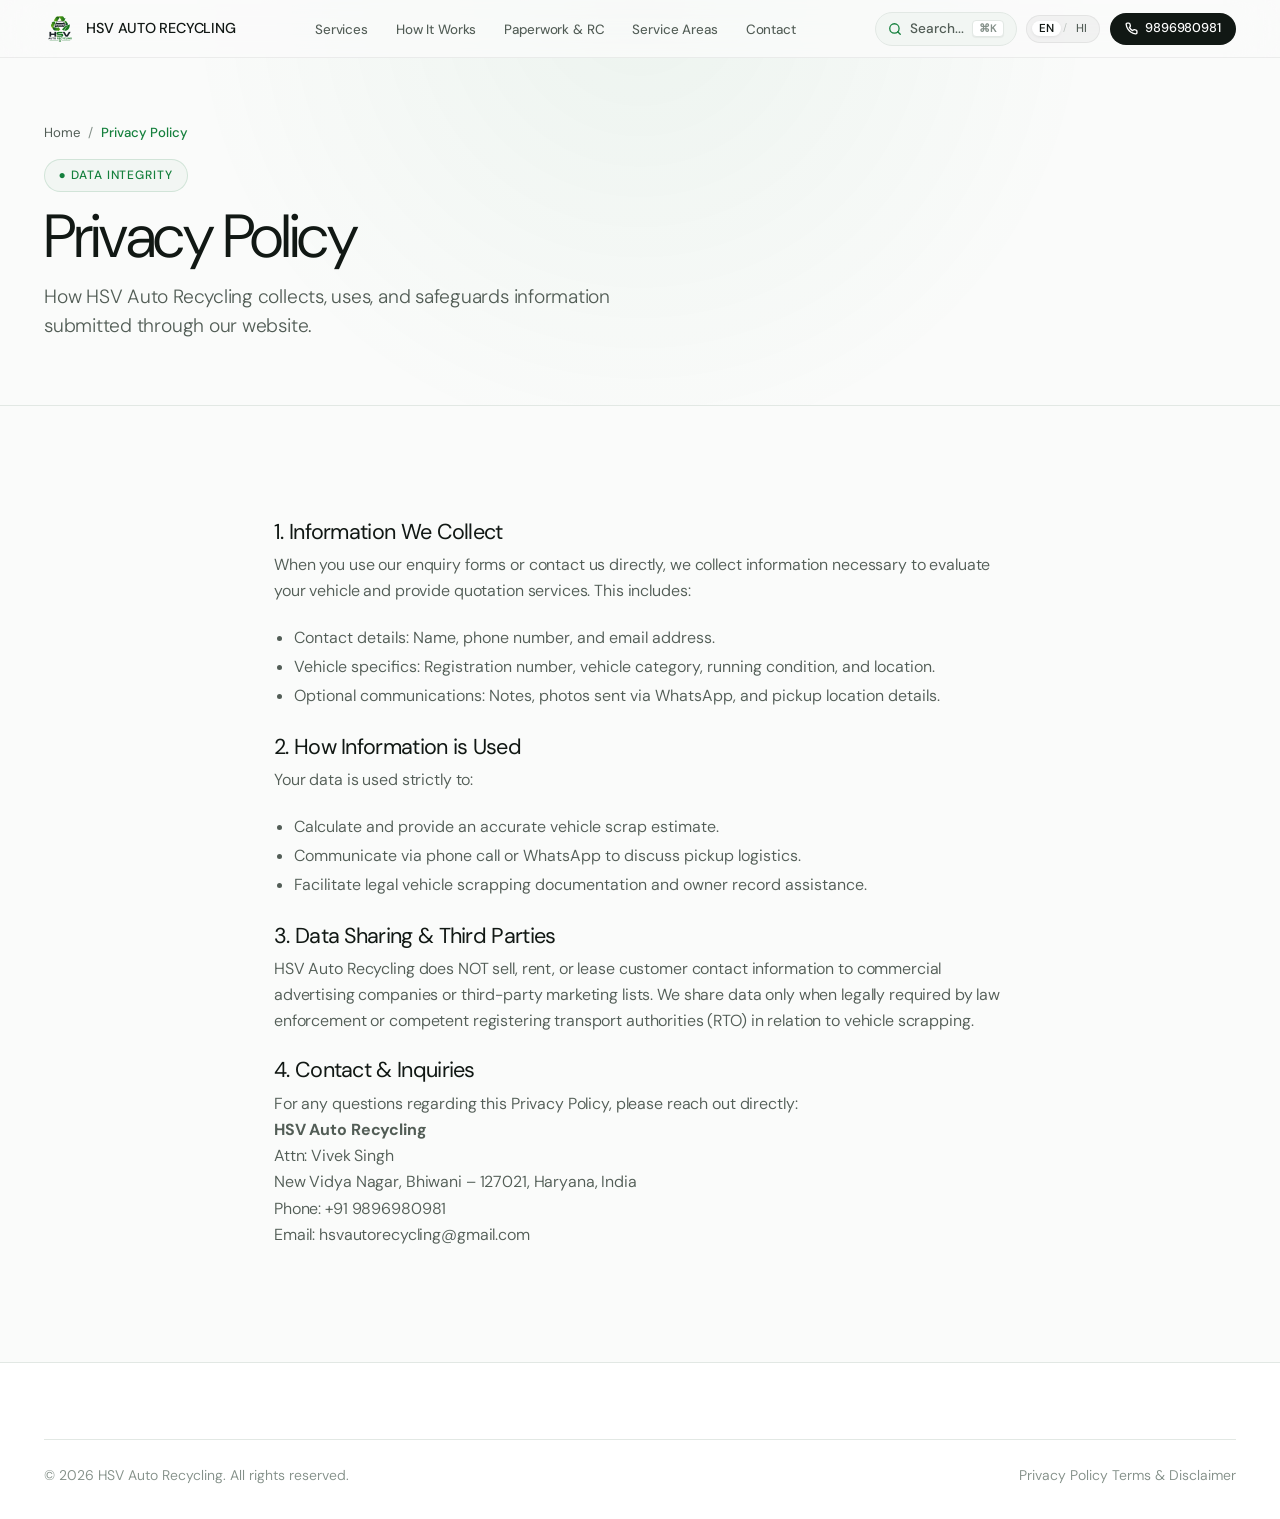
<file: privacy.html>
<!DOCTYPE html>
<html lang="en">
<head>
  <meta charset="UTF-8">
  <meta name="viewport" content="width=device-width, initial-scale=1.0">
  <title>Privacy Policy | HSV Auto Recycling (Bhiwani, Haryana & Delhi)</title>
  <meta name="description" content="Privacy policy for HSV Auto Recycling in Bhiwani, Haryana & Delhi. How we handle vehicle details and contact information.">
  <link rel="canonical" href="https://hsvautorecycling.com/privacy.html">
  <link rel="icon" type="image/png" href="assets/images/favicon.png">

  <!-- Apple-inspired Typography: San Francisco & DM Sans -->
  <link rel="preconnect" href="https://fonts.googleapis.com">
  <link rel="preconnect" href="https://fonts.gstatic.com" crossorigin>
  <link href="https://fonts.googleapis.com/css2?family=DM+Sans:ital,opsz,wght@0,9..40,100..1000;1,9..40,100..1000&display=swap" rel="stylesheet">

  <link rel="stylesheet" href="assets/css/style.css">
  <meta name="developer" content="Curious Kaizer - https://www.curiouskaizer.com/" />
  <script type="application/ld+json">
  {
    "@context": "https://schema.org",
    "@type": "WebSite",
    "name": "HSV Auto Recycling",
    "url": "https://hsvautorecycling.com/",
    "creator": {
      "@type": "Organization",
      "name": "Curious Kaizer",
      "url": "https://www.curiouskaizer.com/",
      "sameAs": [
        "https://www.instagram.com/curiouskaizer",
        "https://www.linkedin.com/company/curiouskaizer"
      ]
    }
  }
  </script>
</head>
<body>

  <header class="site-header" id="site-header">
    <div class="container nav-container">
      <a href="index.html" class="brand-logo-link" aria-label="HSV Auto Recycling">
        <img src="assets/images/logo-transparent.png" alt="HSV Emblem" class="brand-logo-img" width="32" height="32">
        <span class="brand-name">HSV AUTO RECYCLING</span>
      </a>

      <!-- Desktop Navigation Links (Clean & Minimal) -->
      <nav class="desktop-only" aria-label="Main Navigation">
        <ul class="nav-links">
          <li><a href="services.html" class="nav-link">Services</a></li>
          <li><a href="how-it-works.html" class="nav-link">How It Works</a></li>
          <li><a href="paperwork.html" class="nav-link">Paperwork &amp; RC</a></li>
          <li><a href="service-areas.html" class="nav-link">Service Areas</a></li>
          <li><a href="contact.html" class="nav-link">Contact</a></li>
        </ul>
      </nav>

      <!-- Nav Actions (Minimalist Pill Controls) -->
      <div class="nav-actions">
        <div class="lang-switch-pill" role="group" aria-label="Language Selector">
          <button type="button" class="lang-btn active" data-lang="en">EN</button>
          <span class="lang-divider">/</span>
          <button type="button" class="lang-btn" data-lang="hi">HI</button>
        </div>

        <a href="tel:9896980981" class="nav-cta-btn" aria-label="Call 9896980981">
          <svg width="13" height="13" viewBox="0 0 24 24" fill="none" stroke="currentColor" stroke-width="2.5" stroke-linecap="round" stroke-linejoin="round">
            <path d="M22 16.92v3a2 2 0 0 1-2.18 2 19.79 19.79 0 0 1-8.63-3.07 19.5 19.5 0 0 1-6-6 19.79 19.79 0 0 1-3.07-8.67A2 2 0 0 1 4.11 2h3a2 2 0 0 1 2 1.72 12.84 12.84 0 0 0 .7 2.81 2 2 0 0 1-.45 2.11L8.09 9.91a16 16 0 0 0 6 6l1.27-1.27a2 2 0 0 1 2.11-.45 12.84 12.84 0 0 0 2.81.7A2 2 0 0 1 22 16.92z"></path>
          </svg>
          <span>9896980981</span>
        </a>

        <button type="button" class="hamburger-btn" aria-label="Open Navigation Menu" aria-expanded="false">
          <span class="hamburger-line top"></span>
          <span class="hamburger-line bottom"></span>
        </button>
      </div>
    </div>
  </header>

  <!-- Mobile Navigation Sheet -->
  <div class="mobile-nav-sheet" aria-label="Mobile Navigation">
    <ul class="mobile-nav-links">
      <li><a href="index.html" class="mobile-nav-link"><span>Home</span> <span>→</span></a></li>
      <li><a href="services.html" class="mobile-nav-link"><span>Services</span> <span>→</span></a></li>
      <li><a href="how-it-works.html" class="mobile-nav-link"><span>How It Works</span> <span>→</span></a></li>
      <li><a href="paperwork.html" class="mobile-nav-link"><span>Paperwork &amp; RC</span> <span>→</span></a></li>
      <li><a href="business.html" class="mobile-nav-link"><span>For Businesses</span> <span>→</span></a></li>
      <li><a href="service-areas.html" class="mobile-nav-link"><span>Service Areas</span> <span>→</span></a></li>
      <li><a href="faq.html" class="mobile-nav-link"><span>FAQs</span> <span>→</span></a></li>
      <li><a href="contact.html" class="mobile-nav-link"><span>Contact Us</span> <span>→</span></a></li>
    </ul>

    <div class="mobile-nav-footer">
      <a href="tel:9896980981" class="btn btn-primary btn-block">Call 9896980981</a>
      <a href="https://wa.me/919896980981?text=Hi%20HSV%20Auto%20Recycling%2C%20I%20have%20an%20enquiry." target="_blank" rel="noopener noreferrer" class="btn btn-whatsapp btn-block">WhatsApp HSV</a>
    </div>
  </div>

  <main>
    <section class="subpage-hero">
      <div class="container subpage-hero-content">
        <nav class="breadcrumb-nav" aria-label="Breadcrumb">
          <a href="index.html">Home</a>
          <span>/</span>
          <span style="color: var(--color-primary); font-weight: 500;">Privacy Policy</span>
        </nav>
        <div class="pill">● DATA INTEGRITY</div>
        <h1 style="margin-top: 0.75rem; margin-bottom: 0.75rem;">Privacy Policy</h1>
        <p class="lead">
          How HSV Auto Recycling collects, uses, and safeguards information submitted through our website.
        </p>
      </div>
    </section>

    <section class="section">
      <div class="container" style="max-width: 820px; line-height: 1.8;">
        
        <h2 style="font-size: 1.35rem; margin-top: 1.5rem; margin-bottom: 0.5rem;">1. Information We Collect</h2>
        <p style="color: var(--color-text-muted); margin-bottom: 1.25rem;">
          When you use our enquiry forms or contact us directly, we collect information necessary to evaluate your vehicle and provide quotation services. This includes:
        </p>
        <ul style="margin-left: 1.25rem; color: var(--color-text-muted); margin-bottom: 1.5rem;">
          <li>Contact details: Name, phone number, and email address.</li>
          <li>Vehicle specifics: Registration number, vehicle category, running condition, and location.</li>
          <li>Optional communications: Notes, photos sent via WhatsApp, and pickup location details.</li>
        </ul>

        <h2 style="font-size: 1.35rem; margin-top: 1.5rem; margin-bottom: 0.5rem;">2. How Information is Used</h2>
        <p style="color: var(--color-text-muted); margin-bottom: 1.25rem;">
          Your data is used strictly to:
        </p>
        <ul style="margin-left: 1.25rem; color: var(--color-text-muted); margin-bottom: 1.5rem;">
          <li>Calculate and provide an accurate vehicle scrap estimate.</li>
          <li>Communicate via phone call or WhatsApp to discuss pickup logistics.</li>
          <li>Facilitate legal vehicle scrapping documentation and owner record assistance.</li>
        </ul>

        <h2 style="font-size: 1.35rem; margin-top: 1.5rem; margin-bottom: 0.5rem;">3. Data Sharing & Third Parties</h2>
        <p style="color: var(--color-text-muted); margin-bottom: 1.5rem;">
          HSV Auto Recycling does NOT sell, rent, or lease customer contact information to commercial advertising companies or third-party marketing lists. We share data only when legally required by law enforcement or competent registering transport authorities (RTO) in relation to vehicle scrapping.
        </p>

        <h2 style="font-size: 1.35rem; margin-top: 1.5rem; margin-bottom: 0.5rem;">4. Contact & Inquiries</h2>
        <p style="color: var(--color-text-muted); margin-bottom: 1.5rem;">
          For any questions regarding this Privacy Policy, please reach out directly:<br>
          <strong>HSV Auto Recycling</strong><br>
          Attn: Vivek Singh<br>
          New Vidya Nagar, Bhiwani – 127021, Haryana, India<br>
          Phone: +91 9896980981<br>
          Email: hsvautorecycling@gmail.com
        </p>

      </div>
    </section>
  </main>

  <footer class="site-footer">
    <div class="container">
      <div class="footer-bottom-bar">
        <div>© 2026 HSV Auto Recycling. All rights reserved.</div>
        <div class="footer-legal-links">
          <a href="privacy.html" class="footer-link">Privacy Policy</a>
          <a href="terms.html" class="footer-link">Terms & Disclaimer</a>
        </div>
      </div>
    </div>
  </footer>

  <script src="assets/js/main.js"></script>
</body>
</html>
</file>
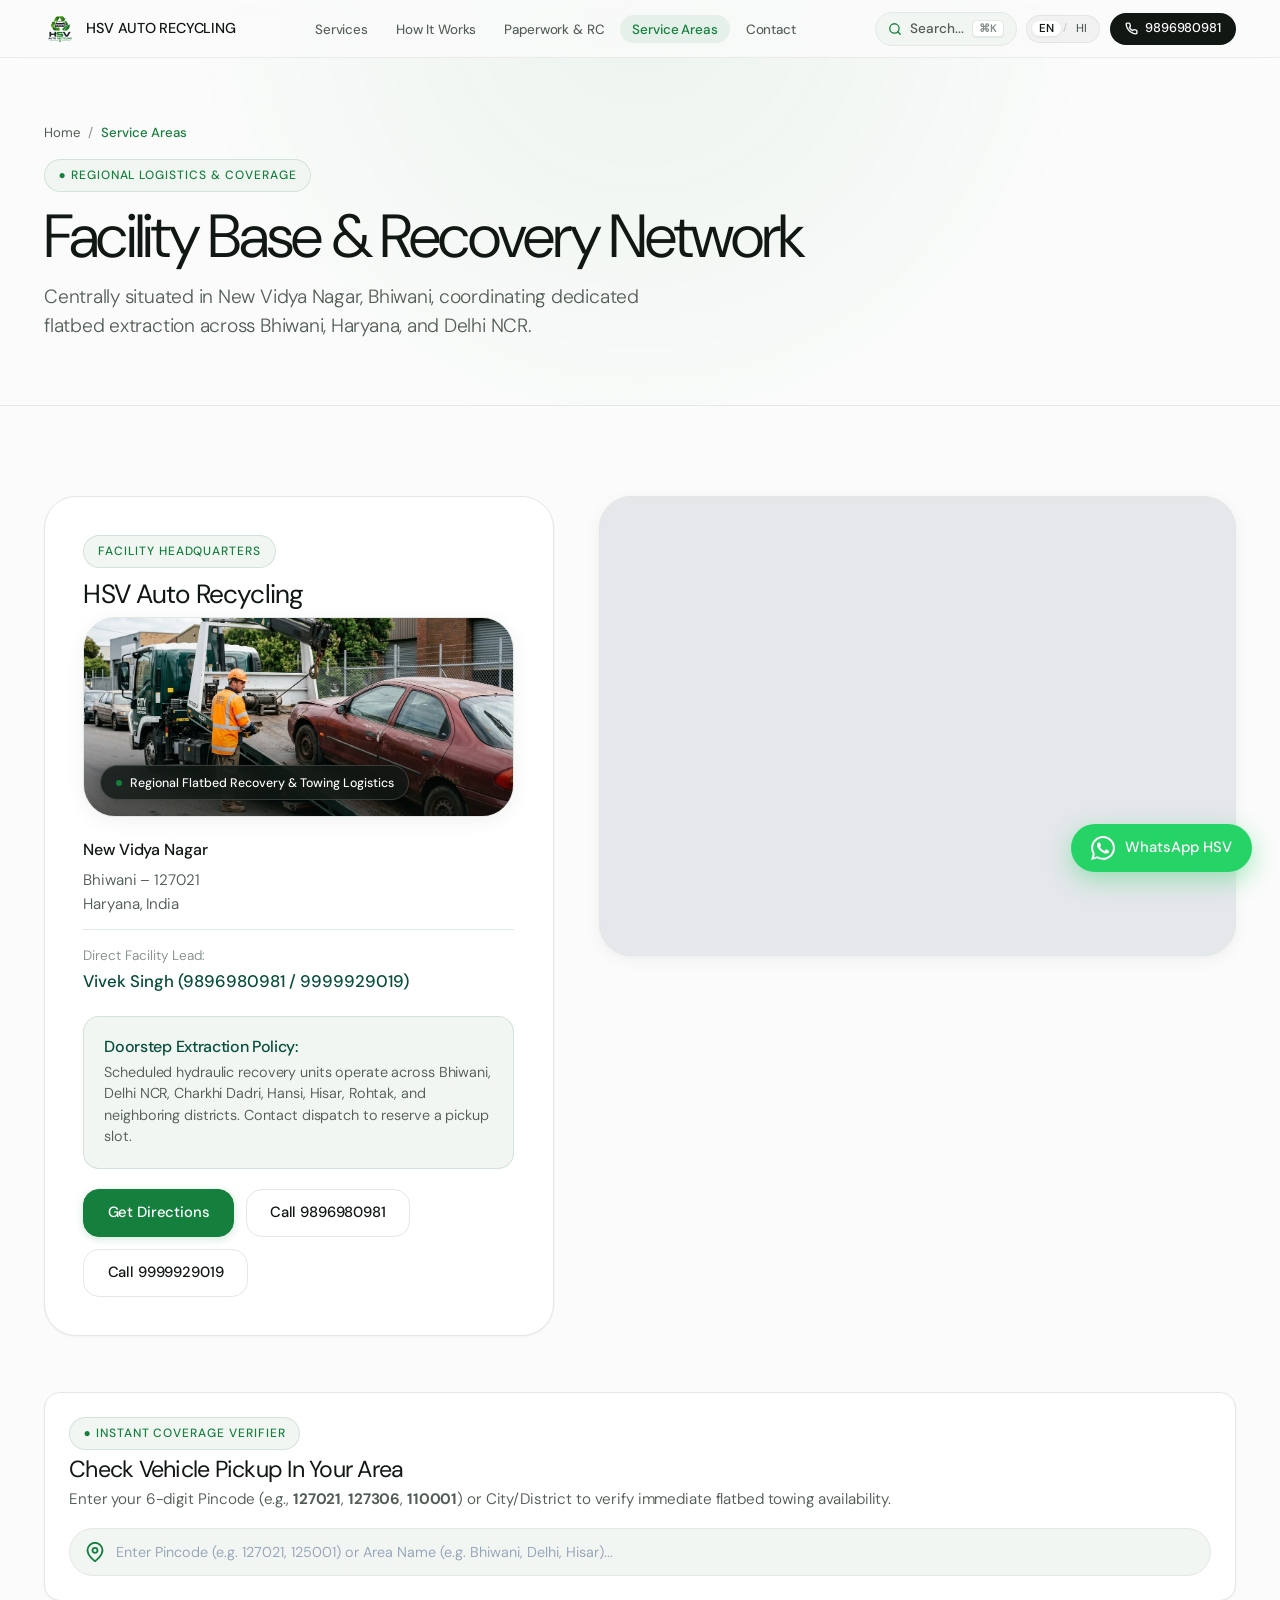
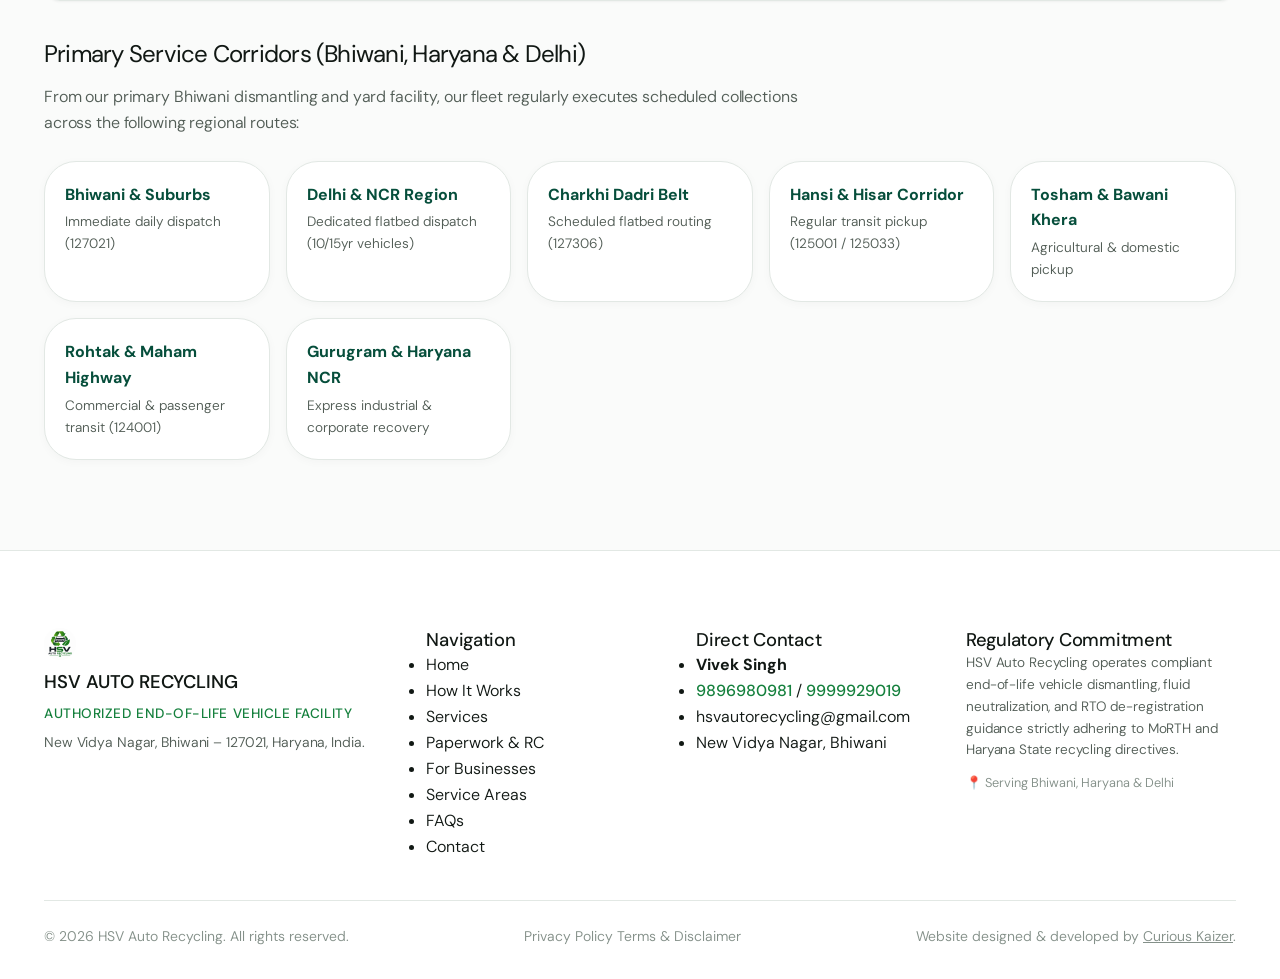
<file: service-areas.html>
<!DOCTYPE html>
<html lang="en">
<head>
  <meta charset="UTF-8">
  <meta name="viewport" content="width=device-width, initial-scale=1.0">
  <title>Service Areas & Location in Bhiwani, Haryana & Delhi | HSV Auto Recycling</title>
  <meta name="description" content="HSV Auto Recycling is based in New Vidya Nagar, Bhiwani – 127021, Haryana, coordinating vehicle pickup and scrapping across Delhi, Bhiwani, and Haryana. Contact us to confirm vehicle pickup availability.">
  <link rel="canonical" href="https://hsvautorecycling.com/service-areas.html">
  <meta property="og:title" content="Service Areas & Location in Bhiwani, Haryana & Delhi | HSV Auto Recycling">
  <meta property="og:description" content="Based in New Vidya Nagar, Bhiwani. Vehicle pickup assistance coordinated across Delhi, Bhiwani, and Haryana.">
  <meta property="og:image" content="assets/images/og-image.jpg">
  <link rel="icon" type="image/png" href="assets/images/favicon.png">

  <!-- Apple-inspired Typography: San Francisco & DM Sans -->
  <link rel="preconnect" href="https://fonts.googleapis.com">
  <link rel="preconnect" href="https://fonts.gstatic.com" crossorigin>
  <link href="https://fonts.googleapis.com/css2?family=DM+Sans:ital,opsz,wght@0,9..40,100..1000;1,9..40,100..1000&display=swap" rel="stylesheet">

  <link rel="stylesheet" href="assets/css/style.css">
  <meta name="developer" content="Curious Kaizer - https://www.curiouskaizer.com/" />
  <script type="application/ld+json">
  {
    "@context": "https://schema.org",
    "@type": "WebSite",
    "name": "HSV Auto Recycling",
    "url": "https://hsvautorecycling.com/",
    "creator": {
      "@type": "Organization",
      "name": "Curious Kaizer",
      "url": "https://www.curiouskaizer.com/",
      "sameAs": [
        "https://www.instagram.com/curiouskaizer",
        "https://www.linkedin.com/company/curiouskaizer"
      ]
    }
  }
  </script>
</head>
<body>

  <header class="site-header" id="site-header">
    <div class="container nav-container">
      <a href="index.html" class="brand-logo-link" aria-label="HSV Auto Recycling">
        <img src="assets/images/logo-transparent.png" alt="HSV Emblem" class="brand-logo-img" width="32" height="32">
        <span class="brand-name">HSV AUTO RECYCLING</span>
      </a>

      <!-- Desktop Navigation Links (Clean & Minimal) -->
      <nav class="desktop-only" aria-label="Main Navigation">
        <ul class="nav-links">
          <li><a href="services.html" class="nav-link">Services</a></li>
          <li><a href="how-it-works.html" class="nav-link">How It Works</a></li>
          <li><a href="paperwork.html" class="nav-link">Paperwork &amp; RC</a></li>
          <li><a href="service-areas.html" class="nav-link active">Service Areas</a></li>
          <li><a href="contact.html" class="nav-link">Contact</a></li>
        </ul>
      </nav>

      <!-- Nav Actions (Minimalist Pill Controls) -->
      <div class="nav-actions">
        <!-- Quick Search Button -->
        <button type="button" class="header-search-btn" id="open-search-btn" aria-label="Search HSV Auto Recycling" title="Quick Search (Cmd+K)">
          <svg width="14" height="14" viewBox="0 0 24 24" fill="none" stroke="currentColor" stroke-width="2.2" stroke-linecap="round" stroke-linejoin="round">
            <circle cx="11" cy="11" r="8"></circle>
            <line x1="21" y1="21" x2="16.65" y2="16.65"></line>
          </svg>
          <span class="search-btn-label">Search...</span>
          <kbd class="search-btn-kbd"><abbr title="Command">⌘</abbr>K</kbd>
        </button>

        <div class="lang-switch-pill" role="group" aria-label="Language Selector">
          <button type="button" class="lang-btn active" data-lang="en">EN</button>
          <span class="lang-divider">/</span>
          <button type="button" class="lang-btn" data-lang="hi">HI</button>
        </div>

        <a href="tel:9896980981" class="nav-cta-btn" aria-label="Call 9896980981">
          <svg width="13" height="13" viewBox="0 0 24 24" fill="none" stroke="currentColor" stroke-width="2.5" stroke-linecap="round" stroke-linejoin="round">
            <path d="M22 16.92v3a2 2 0 0 1-2.18 2 19.79 19.79 0 0 1-8.63-3.07 19.5 19.5 0 0 1-6-6 19.79 19.79 0 0 1-3.07-8.67A2 2 0 0 1 4.11 2h3a2 2 0 0 1 2 1.72 12.84 12.84 0 0 0 .7 2.81 2 2 0 0 1-.45 2.11L8.09 9.91a16 16 0 0 0 6 6l1.27-1.27a2 2 0 0 1 2.11-.45 12.84 12.84 0 0 0 2.81.7A2 2 0 0 1 22 16.92z"></path>
          </svg>
          <span>9896980981</span>
        </a>

        <button type="button" class="hamburger-btn" aria-label="Open Navigation Menu" aria-expanded="false">
          <span class="hamburger-line top"></span>
          <span class="hamburger-line bottom"></span>
        </button>
      </div>
    </div>
  </header>

  <!-- Mobile Navigation Sheet -->
  <div class="mobile-nav-sheet" aria-label="Mobile Navigation">
    <div style="padding: 0 1.25rem 1rem;">
      <button type="button" class="btn btn-secondary btn-block header-search-btn" style="width: 100%; justify-content: center; height: 42px;" data-action="open-search">
        <svg width="15" height="15" viewBox="0 0 24 24" fill="none" stroke="currentColor" stroke-width="2.2">
          <circle cx="11" cy="11" r="8"></circle>
          <line x1="21" y1="21" x2="16.65" y2="16.65"></line>
        </svg>
        <span>Search site &amp; coverage...</span>
      </button>
    </div>
    <ul class="mobile-nav-links">
      <li><a href="index.html" class="mobile-nav-link"><span>Home</span> <span>→</span></a></li>
      <li><a href="services.html" class="mobile-nav-link"><span>Services</span> <span>→</span></a></li>
      <li><a href="how-it-works.html" class="mobile-nav-link"><span>How It Works</span> <span>→</span></a></li>
      <li><a href="paperwork.html" class="mobile-nav-link"><span>Paperwork &amp; RC</span> <span>→</span></a></li>
      <li><a href="business.html" class="mobile-nav-link"><span>For Businesses</span> <span>→</span></a></li>
      <li><a href="service-areas.html" class="mobile-nav-link active"><span>Service Areas</span> <span>→</span></a></li>
      <li><a href="faq.html" class="mobile-nav-link"><span>FAQs</span> <span>→</span></a></li>
      <li><a href="contact.html" class="mobile-nav-link"><span>Contact Us</span> <span>→</span></a></li>
    </ul>

    <div class="mobile-nav-footer">
      <a href="tel:9896980981" class="btn btn-primary btn-block">Call 9896980981</a>
      <a href="tel:9999929019" class="btn btn-secondary btn-block" style="margin-top: 0.5rem;">Call 9999929019</a>
      <a href="https://wa.me/919896980981?text=Hi%20HSV%20Auto%20Recycling%2C%20I%20want%20to%20confirm%20pickup%20at%20my%20location." target="_blank" rel="noopener noreferrer" class="btn btn-whatsapp btn-block" style="margin-top: 0.5rem;">WhatsApp HSV</a>
    </div>
  </div>

  <main>
    <section class="subpage-hero">
      <div class="container subpage-hero-content">
        <nav class="breadcrumb-nav" aria-label="Breadcrumb">
          <a href="index.html">Home</a>
          <span>/</span>
          <span style="color: var(--color-primary); font-weight: 500;">Service Areas</span>
        </nav>
        <div class="pill">● REGIONAL LOGISTICS &amp; COVERAGE</div>
        <h1 style="margin-top: 0.75rem; margin-bottom: 0.75rem;">Facility Base &amp; Recovery Network</h1>
        <p class="lead">
          Centrally situated in New Vidya Nagar, Bhiwani, coordinating dedicated flatbed extraction across Bhiwani, Haryana, and Delhi NCR.
        </p>
      </div>
    </section>

    <section class="section">
      <div class="container">
        <div class="service-area-grid">
          
          <div class="location-info-card">
            <div>
              <div class="pill" style="margin-bottom: 0.75rem;">FACILITY HEADQUARTERS</div>
              <h2 style="font-size: 1.65rem; margin-bottom: 0.5rem;">HSV Auto Recycling</h2>
              
              <div class="media-card" style="height: 200px; margin-bottom: 1.25rem;">
                <img src="assets/images/towing-pickup.webp" alt="Haryana Regional Flatbed Towing Logistics" loading="lazy">
                <div class="media-badge-overlay">
                  <span class="pill-dot"></span> Regional Flatbed Recovery &amp; Towing Logistics
                </div>
              </div>

              <div class="location-details-box">
                <p style="font-weight: 500; color: var(--text-primary); margin-bottom: 0.25rem;">
                  New Vidya Nagar
                </p>
                <p style="color: var(--text-secondary); font-size: 0.95rem;">
                  Bhiwani – 127021<br>
                  Haryana, India
                </p>
                <div style="margin-top: 0.75rem; padding-top: 0.75rem; border-top: 1px solid rgba(21, 128, 61, 0.15);">
                  <span style="font-size: 0.85rem; color: var(--text-tertiary);">Direct Facility Lead:</span><br>
                  <strong style="color: var(--color-forest); font-size: 1.05rem; font-weight: 500;">Vivek Singh (9896980981 / 9999929019)</strong>
                </div>
              </div>
            </div>

            <div style="background-color: var(--bg-surface-soft); padding: 1.25rem; border-radius: var(--radius-md); border: 1px solid rgba(21, 128, 61, 0.15);">
              <h3 style="font-size: 1rem; color: var(--color-forest); font-weight: 500; margin-bottom: 0.35rem;">
                Doorstep Extraction Policy:
              </h3>
              <p style="font-size: 0.9rem; color: var(--color-text-muted); margin: 0; line-height: 1.5;">
                Scheduled hydraulic recovery units operate across Bhiwani, Delhi NCR, Charkhi Dadri, Hansi, Hisar, Rohtak, and neighboring districts. Contact dispatch to reserve a pickup slot.
              </p>
            </div>

            <div style="display: flex; gap: 0.75rem; flex-wrap: wrap;">
              <a href="https://maps.google.com/?q=New+Vidya+Nagar+Bhiwani+Haryana+127021" target="_blank" rel="noopener noreferrer" class="btn btn-primary">
                Get Directions
              </a>
              <a href="tel:9896980981" class="btn btn-secondary">
                Call 9896980981
              </a>
              <a href="tel:9999929019" class="btn btn-secondary">
                Call 9999929019
              </a>
            </div>
          </div>

          <div class="map-container" style="height: 440px;" aria-label="Google Map showing Bhiwani location">
            <iframe 
              src="https://www.google.com/maps/embed?pb=!1m18!1m12!1m3!1d14013.256262174312!2d76.12874136207555!3d28.793263152504283!2m3!1f0!2f0!3f0!3m2!1i1024!2i768!4f13.1!3m3!1m2!1s0x391280ab44ff53c3%3A0xe5a3c03ec9bc042a!2sVidya%20Nagar%2C%20Bhiwani%2C%20Haryana%20127021!5e0!3m2!1sen!2sin!4v1711650000000!5m2!1sen!2sin" 
              width="100%" 
              height="100%" 
              style="border:0;" 
              allowfullscreen="" 
              loading="lazy" 
              referrerpolicy="no-referrer-when-downgrade"
              title="HSV Auto Recycling Bhiwani Location">
            </iframe>
          </div>

        </div>

        <!-- Interactive Pincode & City Checker -->
        <div style="margin-top: 3.5rem;">
          <div class="location-checker-card">
            <div style="display: flex; align-items: center; gap: 0.5rem; margin-bottom: 0.35rem;">
              <div class="pill">● INSTANT COVERAGE VERIFIER</div>
            </div>
            <h2 style="font-size: 1.45rem; margin-bottom: 0.35rem;">Check Vehicle Pickup In Your Area</h2>
            <p style="color: var(--text-secondary); font-size: 0.95rem; margin-bottom: 0;">
              Enter your 6-digit Pincode (e.g., <strong>127021</strong>, <strong>127306</strong>, <strong>110001</strong>) or City/District to verify immediate flatbed towing availability.
            </p>

            <div class="location-checker-form">
              <div class="location-checker-input-wrapper">
                <svg width="20" height="20" viewBox="0 0 24 24" fill="none" stroke="currentColor" stroke-width="2.2">
                  <path d="M21 10c0 7-9 13-9 13s-9-6-9-13a9 9 0 0 1 18 0z"></path>
                  <circle cx="12" cy="10" r="3"></circle>
                </svg>
                <input 
                  type="text" 
                  id="location-checker-input" 
                  class="location-checker-input" 
                  placeholder="Enter Pincode (e.g. 127021, 125001) or Area Name (e.g. Bhiwani, Delhi, Hisar)..."
                  aria-label="Pincode and city checker input"
                />
              </div>
            </div>

            <div id="location-coverage-status" class="location-coverage-status" aria-live="polite"></div>
          </div>
        </div>

        <!-- Regional Coverage Clarification -->
        <div>
          <h2 style="font-size: 1.5rem; margin-bottom: 1rem;">Primary Service Corridors (Bhiwani, Haryana &amp; Delhi)</h2>
          <p style="color: var(--color-text-muted); max-width: 760px; margin-bottom: 1.5rem;">
            From our primary Bhiwani dismantling and yard facility, our fleet regularly executes scheduled collections across the following regional routes:
          </p>

          <div style="display: grid; grid-template-columns: repeat(auto-fill, minmax(220px, 1fr)); gap: 1rem;">
            <div class="bento-card" data-area="bhiwani 127021 vidya nagar" style="padding: 1.25rem;">
              <strong style="color: var(--color-forest-green);">Bhiwani &amp; Suburbs</strong>
              <div style="font-size: 0.85rem; color: var(--color-text-muted); margin-top: 0.25rem;">Immediate daily dispatch (127021)</div>
            </div>

            <div class="bento-card" data-area="delhi ncr south north west east dwarka rohini 110001 110075" style="padding: 1.25rem;">
              <strong style="color: var(--color-forest-green);">Delhi &amp; NCR Region</strong>
              <div style="font-size: 0.85rem; color: var(--color-text-muted); margin-top: 0.25rem;">Dedicated flatbed dispatch (10/15yr vehicles)</div>
            </div>

            <div class="bento-card" data-area="charkhi dadri 127306 belt" style="padding: 1.25rem;">
              <strong style="color: var(--color-forest-green);">Charkhi Dadri Belt</strong>
              <div style="font-size: 0.85rem; color: var(--color-text-muted); margin-top: 0.25rem;">Scheduled flatbed routing (127306)</div>
            </div>

            <div class="bento-card" data-area="hansi hisar 125001 125033 corridor" style="padding: 1.25rem;">
              <strong style="color: var(--color-forest-green);">Hansi &amp; Hisar Corridor</strong>
              <div style="font-size: 0.85rem; color: var(--color-text-muted); margin-top: 0.25rem;">Regular transit pickup (125001 / 125033)</div>
            </div>

            <div class="bento-card" data-area="tosham bawani khera loharu 127040 127032" style="padding: 1.25rem;">
              <strong style="color: var(--color-forest-green);">Tosham &amp; Bawani Khera</strong>
              <div style="font-size: 0.85rem; color: var(--color-text-muted); margin-top: 0.25rem;">Agricultural &amp; domestic pickup</div>
            </div>

            <div class="bento-card" data-area="rohtak maham meham 124001 124112 highway" style="padding: 1.25rem;">
              <strong style="color: var(--color-forest-green);">Rohtak &amp; Maham Highway</strong>
              <div style="font-size: 0.85rem; color: var(--color-text-muted); margin-top: 0.25rem;">Commercial &amp; passenger transit (124001)</div>
            </div>

            <div class="bento-card" data-area="delhi ncr haryana gurugram gurgaon faridabad 122001 121001" style="padding: 1.25rem;">
              <strong style="color: var(--color-forest-green);">Gurugram &amp; Haryana NCR</strong>
              <div style="font-size: 0.85rem; color: var(--color-text-muted); margin-top: 0.25rem;">Express industrial &amp; corporate recovery</div>
            </div>
          </div>
        </div>

      </div>
    </section>
  </main>

  <footer class="site-footer">
    <div class="container">
      <div class="footer-top-grid">
        <div class="footer-brand">
          <a href="index.html" class="brand-logo-link">
            <img src="assets/images/logo.png" alt="HSV Auto Recycling" class="brand-logo-img" width="160" height="52">
          </a>
          <div style="font-weight: 550; font-size: 1.15rem;">HSV AUTO RECYCLING</div>
          <div style="font-size: 0.85rem; font-weight: 500; letter-spacing: 0.04em; text-transform: uppercase; color: var(--color-primary); margin: 0.35rem 0;">Authorized End-of-Life Vehicle Facility</div>
          <p style="font-size: 0.875rem; color: var(--text-secondary);">
            New Vidya Nagar, Bhiwani – 127021, Haryana, India.
          </p>
        </div>
        <div>
          <h4 class="footer-col-title">Navigation</h4>
          <ul class="footer-links">
            <li><a href="index.html" class="footer-link">Home</a></li>
            <li><a href="how-it-works.html" class="footer-link">How It Works</a></li>
            <li><a href="services.html" class="footer-link">Services</a></li>
            <li><a href="paperwork.html" class="footer-link">Paperwork & RC</a></li>
            <li><a href="business.html" class="footer-link">For Businesses</a></li>
            <li><a href="service-areas.html" class="footer-link">Service Areas</a></li>
            <li><a href="faq.html" class="footer-link">FAQs</a></li>
            <li><a href="contact.html" class="footer-link">Contact</a></li>
          </ul>
        </div>
        <div>
          <h4 class="footer-col-title">Direct Contact</h4>
          <ul class="footer-contact-list">
            <li><strong>Vivek Singh</strong></li>
            <li>
              <a href="tel:9896980981" class="footer-link" style="color: var(--color-primary); font-weight: 500;">9896980981</a> / 
              <a href="tel:9999929019" class="footer-link" style="color: var(--color-primary); font-weight: 500;">9999929019</a>
            </li>
            <li><a href="mailto:hsvautorecycling@gmail.com" class="footer-link">hsvautorecycling@gmail.com</a></li>
            <li>New Vidya Nagar, Bhiwani</li>
          </ul>
        </div>
        <div>
          <h4 class="footer-col-title">Regulatory Commitment</h4>
          <p style="font-size: 0.85rem; color: var(--color-text-muted); line-height: 1.6; margin-bottom: 0.75rem;">
            HSV Auto Recycling operates compliant end-of-life vehicle dismantling, fluid neutralization, and RTO de-registration guidance strictly adhering to MoRTH and Haryana State recycling directives.
          </p>
          <div style="font-size: 0.8rem; color: var(--text-tertiary);">
            📍 Serving Bhiwani, Haryana &amp; Delhi
          </div>
        </div>
      </div>
      <div class="footer-bottom-bar">
        <div>© 2026 HSV Auto Recycling. All rights reserved.</div>
        <div class="footer-legal-links">
          <a href="privacy.html" class="footer-link">Privacy Policy</a>
          <a href="terms.html" class="footer-link">Terms & Disclaimer</a>
        </div>
        <div>Website designed & developed by <a href="https://www.curiouskaizer.com/" target="_blank" rel="noopener" style="color: inherit; text-decoration: underline;" title="Curious Kaizer - Web Development Company in Delhi NCR">Curious Kaizer</a>.</div>
      </div>
    </div>
  </footer>

  <a href="https://wa.me/919896980981?text=Hi%20HSV%20Auto%20Recycling%2C%20I%20want%20to%20confirm%20pickup%20at%20my%20location." target="_blank" rel="noopener noreferrer" class="floating-whatsapp-btn" aria-label="WhatsApp HSV">
    <svg width="24" height="24" viewBox="0 0 24 24" fill="currentColor">
      <path d="M.057 24l1.687-6.163c-1.041-1.804-1.588-3.849-1.587-5.946.003-6.556 5.338-11.891 11.893-11.891 3.181.001 6.167 1.24 8.413 3.488 2.245 2.248 3.481 5.236 3.48 8.414-.003 6.557-5.338 11.892-11.893 11.892-1.99-.001-3.951-.5-5.688-1.448l-6.305 1.654zm6.597-3.807c1.676.995 3.276 1.591 5.392 1.592 5.448 0 9.886-4.434 9.889-9.885.002-5.462-4.415-9.89-9.881-9.892-5.452 0-9.887 4.434-9.889 9.884-.001 2.225.651 3.891 1.746 5.634l-.999 3.648 3.742-.981zm11.387-5.464c-.074-.124-.272-.198-.57-.347-.297-.149-1.758-.868-2.031-.967-.272-.099-.47-.149-.669.149-.198.297-.768.967-.941 1.165-.173.198-.347.223-.644.074-.297-.149-1.255-.462-2.39-1.475-.883-.788-1.48-1.761-1.653-2.059-.173-.297-.018-.458.13-.606.134-.133.297-.347.446-.521.151-.172.2-.296.3-.495.099-.198.05-.372-.025-.521-.075-.148-.669-1.611-.916-2.206-.242-.579-.487-.501-.669-.51l-.57-.01c-.198 0-.52.074-.792.372s-1.04 1.016-1.04 2.479 1.065 2.876 1.213 3.074c.149.198 2.095 3.2 5.076 4.487.709.306 1.263.489 1.694.626.712.226 1.36.194 1.872.118.571-.085 1.758-.719 2.006-1.413.248-.695.248-1.29.173-1.414z"/>
    </svg>
    <span>WhatsApp HSV</span>
  </a>

  <aside class="mobile-action-bar" aria-label="Quick Mobile Actions">
    <div class="mobile-action-bar-inner">
      <a href="tel:9896980981" class="mobile-action-btn btn-secondary">CALL</a>
      <a href="https://wa.me/919896980981?text=Hi%20HSV%20Auto%20Recycling%2C%20I%20want%20to%20confirm%20pickup%20at%20my%20location." target="_blank" rel="noopener noreferrer" class="mobile-action-btn btn-whatsapp">WHATSAPP</a>
      <a href="index.html#quote-enquiry" class="mobile-action-btn btn-primary">GET QUOTE</a>
    </div>
  </aside>

  <script src="assets/js/main.js"></script>
</body>
</html>
</file>
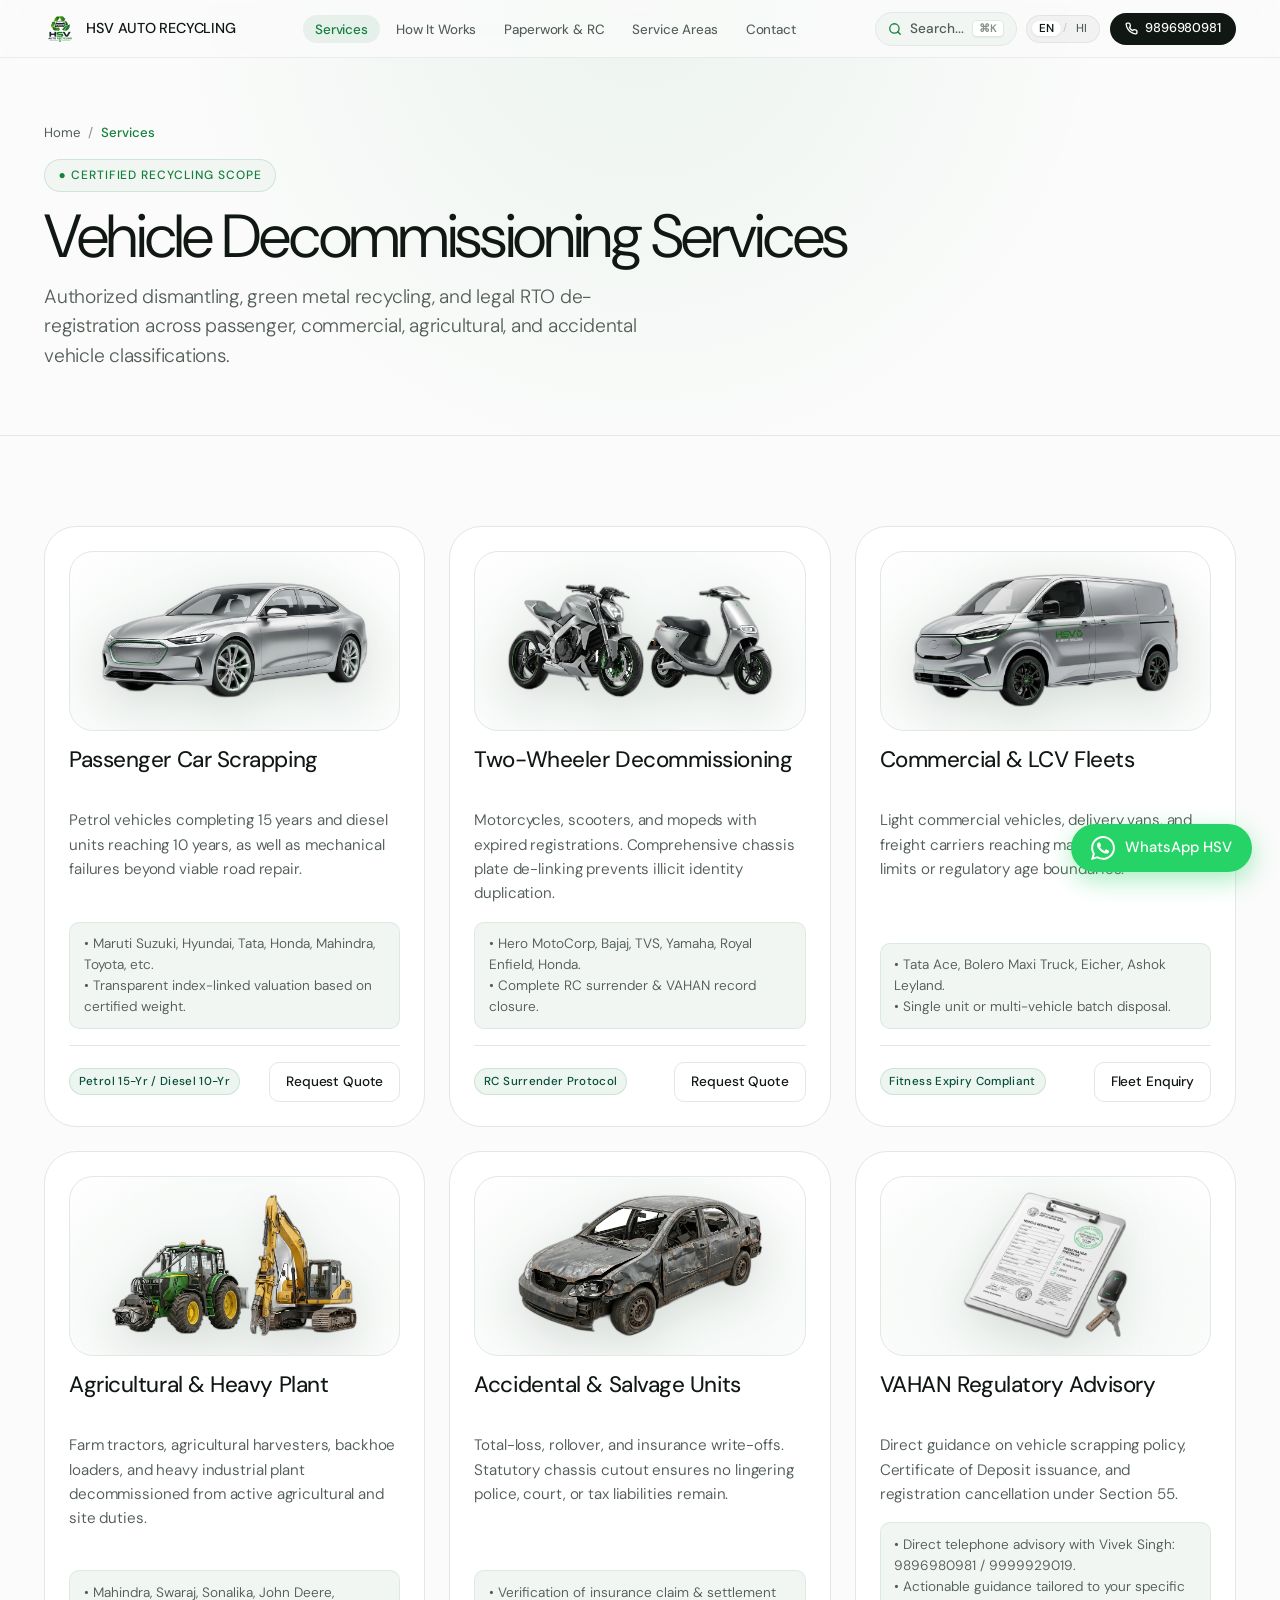
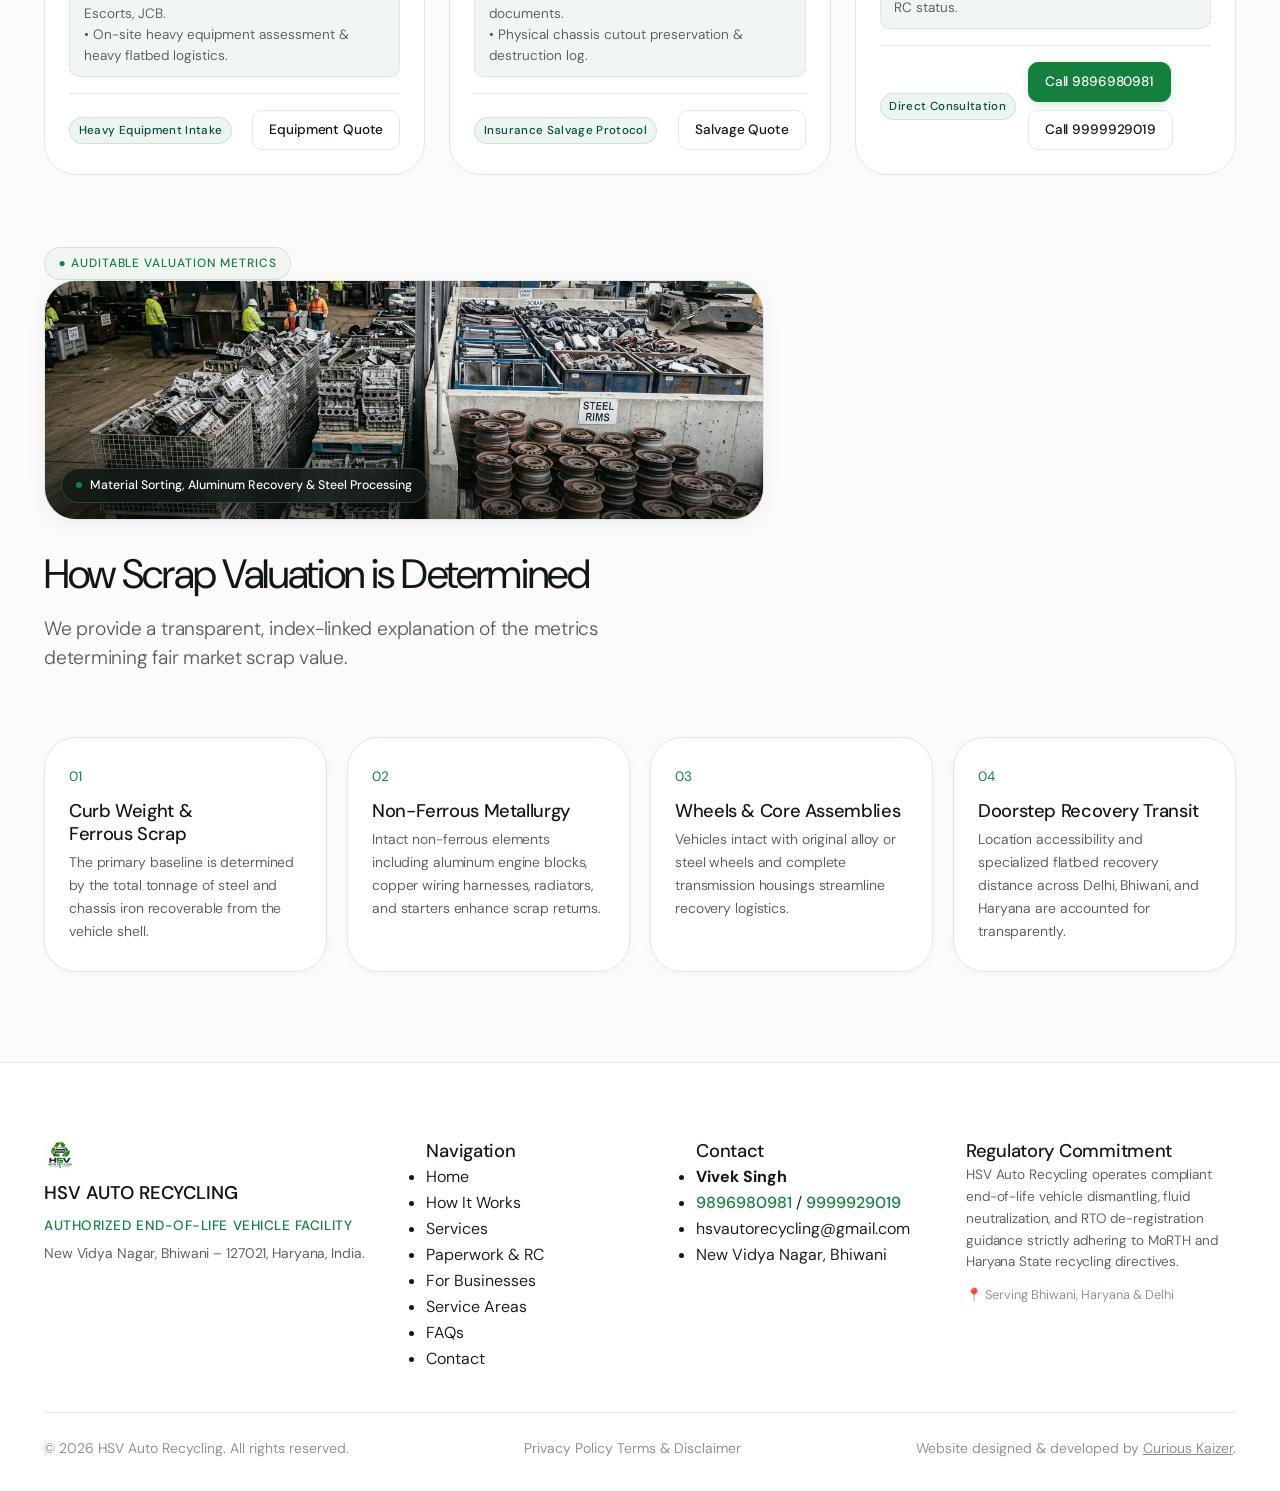
<file: services.html>
<!DOCTYPE html>
<html lang="en">
<head>
  <meta charset="UTF-8">
  <meta name="viewport" content="width=device-width, initial-scale=1.0">
  <title>Vehicle Scrapping Services in Bhiwani, Haryana & Delhi | HSV Auto Recycling</title>
  <meta name="description" content="Vehicle scrapping services in Bhiwani, Haryana, and Delhi. We evaluate cars, two-wheelers, commercial vehicles, non-running and accidental vehicles under government norms.">
  <link rel="canonical" href="https://hsvautorecycling.com/services.html">
  <meta property="og:title" content="Vehicle Scrapping Services in Bhiwani, Haryana & Delhi | HSV Auto Recycling">
  <meta property="og:description" content="Cars, Two-Wheelers, Commercial Vehicles & Accidental Vehicles scrapping services in Bhiwani, Haryana & Delhi.">
  <meta property="og:image" content="assets/images/og-image.jpg">
  <link rel="icon" type="image/png" href="assets/images/favicon.png">

  <!-- Apple-inspired Typography: San Francisco & DM Sans -->
  <link rel="preconnect" href="https://fonts.googleapis.com">
  <link rel="preconnect" href="https://fonts.gstatic.com" crossorigin>
  <link href="https://fonts.googleapis.com/css2?family=DM+Sans:ital,opsz,wght@0,9..40,100..1000;1,9..40,100..1000&display=swap" rel="stylesheet">

  <link rel="stylesheet" href="assets/css/style.css">
  <meta name="developer" content="Curious Kaizer - https://www.curiouskaizer.com/" />
  <script type="application/ld+json">
  {
    "@context": "https://schema.org",
    "@type": "WebSite",
    "name": "HSV Auto Recycling",
    "url": "https://hsvautorecycling.com/",
    "creator": {
      "@type": "Organization",
      "name": "Curious Kaizer",
      "url": "https://www.curiouskaizer.com/",
      "sameAs": [
        "https://www.instagram.com/curiouskaizer",
        "https://www.linkedin.com/company/curiouskaizer"
      ]
    }
  }
  </script>
</head>
<body>

  <header class="site-header" id="site-header">
    <div class="container nav-container">
      <a href="index.html" class="brand-logo-link" aria-label="HSV Auto Recycling">
        <img src="assets/images/logo-transparent.png" alt="HSV Emblem" class="brand-logo-img" width="32" height="32">
        <span class="brand-name">HSV AUTO RECYCLING</span>
      </a>

      <!-- Desktop Navigation Links (Clean & Minimal) -->
      <nav class="desktop-only" aria-label="Main Navigation">
        <ul class="nav-links">
          <li><a href="services.html" class="nav-link active">Services</a></li>
          <li><a href="how-it-works.html" class="nav-link">How It Works</a></li>
          <li><a href="paperwork.html" class="nav-link">Paperwork &amp; RC</a></li>
          <li><a href="service-areas.html" class="nav-link">Service Areas</a></li>
          <li><a href="contact.html" class="nav-link">Contact</a></li>
        </ul>
      </nav>

      <!-- Nav Actions (Minimalist Pill Controls) -->
      <div class="nav-actions">
        <!-- Quick Search Button -->
        <button type="button" class="header-search-btn" id="open-search-btn" aria-label="Search HSV Auto Recycling" title="Quick Search (Cmd+K)">
          <svg width="14" height="14" viewBox="0 0 24 24" fill="none" stroke="currentColor" stroke-width="2.2" stroke-linecap="round" stroke-linejoin="round">
            <circle cx="11" cy="11" r="8"></circle>
            <line x1="21" y1="21" x2="16.65" y2="16.65"></line>
          </svg>
          <span class="search-btn-label">Search...</span>
          <kbd class="search-btn-kbd"><abbr title="Command">⌘</abbr>K</kbd>
        </button>

        <div class="lang-switch-pill" role="group" aria-label="Language Selector">
          <button type="button" class="lang-btn active" data-lang="en">EN</button>
          <span class="lang-divider">/</span>
          <button type="button" class="lang-btn" data-lang="hi">HI</button>
        </div>

        <a href="tel:9896980981" class="nav-cta-btn" aria-label="Call 9896980981">
          <svg width="13" height="13" viewBox="0 0 24 24" fill="none" stroke="currentColor" stroke-width="2.5" stroke-linecap="round" stroke-linejoin="round">
            <path d="M22 16.92v3a2 2 0 0 1-2.18 2 19.79 19.79 0 0 1-8.63-3.07 19.5 19.5 0 0 1-6-6 19.79 19.79 0 0 1-3.07-8.67A2 2 0 0 1 4.11 2h3a2 2 0 0 1 2 1.72 12.84 12.84 0 0 0 .7 2.81 2 2 0 0 1-.45 2.11L8.09 9.91a16 16 0 0 0 6 6l1.27-1.27a2 2 0 0 1 2.11-.45 12.84 12.84 0 0 0 2.81.7A2 2 0 0 1 22 16.92z"></path>
          </svg>
          <span>9896980981</span>
        </a>

        <button type="button" class="hamburger-btn" aria-label="Open Navigation Menu" aria-expanded="false">
          <span class="hamburger-line top"></span>
          <span class="hamburger-line bottom"></span>
        </button>
      </div>
    </div>
  </header>

  <!-- Mobile Navigation Sheet -->
  <div class="mobile-nav-sheet" aria-label="Mobile Navigation">
    <div style="padding: 0 1.25rem 1rem;">
      <button type="button" class="btn btn-secondary btn-block header-search-btn" style="width: 100%; justify-content: center; height: 42px;" data-action="open-search">
        <svg width="15" height="15" viewBox="0 0 24 24" fill="none" stroke="currentColor" stroke-width="2.2">
          <circle cx="11" cy="11" r="8"></circle>
          <line x1="21" y1="21" x2="16.65" y2="16.65"></line>
        </svg>
        <span>Search services &amp; scrap types...</span>
      </button>
    </div>
    <ul class="mobile-nav-links">
      <li><a href="index.html" class="mobile-nav-link"><span>Home</span> <span>→</span></a></li>
      <li><a href="services.html" class="mobile-nav-link active"><span>Services</span> <span>→</span></a></li>
      <li><a href="how-it-works.html" class="mobile-nav-link"><span>How It Works</span> <span>→</span></a></li>
      <li><a href="paperwork.html" class="mobile-nav-link"><span>Paperwork &amp; RC</span> <span>→</span></a></li>
      <li><a href="business.html" class="mobile-nav-link"><span>For Businesses</span> <span>→</span></a></li>
      <li><a href="service-areas.html" class="mobile-nav-link"><span>Service Areas</span> <span>→</span></a></li>
      <li><a href="faq.html" class="mobile-nav-link"><span>FAQs</span> <span>→</span></a></li>
      <li><a href="contact.html" class="mobile-nav-link"><span>Contact Us</span> <span>→</span></a></li>
    </ul>

    <div class="mobile-nav-footer">
      <a href="tel:9896980981" class="btn btn-primary btn-block">Call 9896980981</a>
      <a href="tel:9999929019" class="btn btn-secondary btn-block" style="margin-top: 0.5rem;">Call 9999929019</a>
      <a href="https://wa.me/919896980981?text=Hi%20HSV%20Auto%20Recycling%2C%20I%20want%20to%20enquire%20about%20services." target="_blank" rel="noopener noreferrer" class="btn btn-whatsapp btn-block" style="margin-top: 0.5rem;">WhatsApp HSV</a>
    </div>
  </div>

  <main>
    <section class="subpage-hero">
      <div class="container subpage-hero-content">
        <nav class="breadcrumb-nav" aria-label="Breadcrumb">
          <a href="index.html">Home</a>
          <span>/</span>
          <span style="color: var(--color-primary); font-weight: 500;">Services</span>
        </nav>
        <div class="pill">● CERTIFIED RECYCLING SCOPE</div>
        <h1 style="margin-top: 0.75rem; margin-bottom: 0.75rem;">Vehicle Decommissioning Services</h1>
        <p class="lead">
          Authorized dismantling, green metal recycling, and legal RTO de-registration across passenger, commercial, agricultural, and accidental vehicle classifications.
        </p>
      </div>
    </section>

    <!-- Services Grid -->
    <section class="section">
      <div class="container">
        <div class="vehicle-types-grid" style="grid-template-columns: repeat(auto-fill, minmax(340px, 1fr));">
          
          <!-- Service 1: Passenger Cars -->
          <div class="vehicle-card">
            <div class="vehicle-3d-visual"><img src="assets/images/car-nobg.webp" alt="Car Scrapping 3D Render" loading="lazy"></div>
            <h2 class="vehicle-card-title" style="font-size: 1.4rem;">Passenger Car Scrapping</h2>
            <p class="vehicle-card-desc">
              Petrol vehicles completing 15 years and diesel units reaching 10 years, as well as mechanical failures beyond viable road repair.
            </p>
            <div class="vehicle-card-specs">
              • Maruti Suzuki, Hyundai, Tata, Honda, Mahindra, Toyota, etc.<br>
              • Transparent index-linked valuation based on certified weight.
            </div>
            <div class="vehicle-card-footer">
              <span class="vehicle-spec-pill">Petrol 15-Yr / Diesel 10-Yr</span>
              <a href="index.html#quote-enquiry" class="btn btn-sm btn-secondary">Request Quote</a>
            </div>
          </div>

          <!-- Service 2: Two-Wheelers -->
          <div class="vehicle-card">
            <div class="vehicle-3d-visual"><img src="assets/images/motorcycle-nobg.webp" alt="Two-Wheeler Scrapping 3D Render" loading="lazy"></div>
            <h2 class="vehicle-card-title" style="font-size: 1.4rem;">Two-Wheeler Decommissioning</h2>
            <p class="vehicle-card-desc">
              Motorcycles, scooters, and mopeds with expired registrations. Comprehensive chassis plate de-linking prevents illicit identity duplication.
            </p>
            <div class="vehicle-card-specs">
              • Hero MotoCorp, Bajaj, TVS, Yamaha, Royal Enfield, Honda.<br>
              • Complete RC surrender &amp; VAHAN record closure.
            </div>
            <div class="vehicle-card-footer">
              <span class="vehicle-spec-pill">RC Surrender Protocol</span>
              <a href="index.html#quote-enquiry" class="btn btn-sm btn-secondary">Request Quote</a>
            </div>
          </div>

          <!-- Service 3: Commercial Vehicles -->
          <div class="vehicle-card">
            <div class="vehicle-3d-visual"><img src="assets/images/truck-nobg.webp" alt="Commercial Truck Scrapping 3D Render" loading="lazy"></div>
            <h2 class="vehicle-card-title" style="font-size: 1.4rem;">Commercial &amp; LCV Fleets</h2>
            <p class="vehicle-card-desc">
              Light commercial vehicles, delivery vans, and freight carriers reaching mandatory fitness limits or regulatory age boundaries.
            </p>
            <div class="vehicle-card-specs">
              • Tata Ace, Bolero Maxi Truck, Eicher, Ashok Leyland.<br>
              • Single unit or multi-vehicle batch disposal.
            </div>
            <div class="vehicle-card-footer">
              <span class="vehicle-spec-pill">Fitness Expiry Compliant</span>
              <a href="business.html" class="btn btn-sm btn-secondary">Fleet Enquiry</a>
            </div>
          </div>

          <!-- Service 4: Tractors & Agricultural Machinery -->
          <div class="vehicle-card">
            <div class="vehicle-3d-visual"><img src="assets/images/tractor-nobg.webp" alt="Tractor &amp; Construction Machinery Scrapping" loading="lazy"></div>
            <h2 class="vehicle-card-title" style="font-size: 1.4rem;">Agricultural &amp; Heavy Plant</h2>
            <p class="vehicle-card-desc">
              Farm tractors, agricultural harvesters, backhoe loaders, and heavy industrial plant decommissioned from active agricultural and site duties.
            </p>
            <div class="vehicle-card-specs">
              • Mahindra, Swaraj, Sonalika, John Deere, Escorts, JCB.<br>
              • On-site heavy equipment assessment &amp; heavy flatbed logistics.
            </div>
            <div class="vehicle-card-footer">
              <span class="vehicle-spec-pill">Heavy Equipment Intake</span>
              <a href="index.html#quote-enquiry" class="btn btn-sm btn-secondary">Equipment Quote</a>
            </div>
          </div>

          <!-- Service 5: Accidental & Total-Loss Vehicles -->
          <div class="vehicle-card">
            <div class="vehicle-3d-visual"><img src="assets/images/accidental-car-nobg.webp" alt="Accidental Damaged Vehicle Scrapping" loading="lazy"></div>
            <h2 class="vehicle-card-title" style="font-size: 1.4rem;">Accidental &amp; Salvage Units</h2>
            <p class="vehicle-card-desc">
              Total-loss, rollover, and insurance write-offs. Statutory chassis cutout ensures no lingering police, court, or tax liabilities remain.
            </p>
            <div class="vehicle-card-specs">
              • Verification of insurance claim &amp; settlement documents.<br>
              • Physical chassis cutout preservation &amp; destruction log.
            </div>
            <div class="vehicle-card-footer">
              <span class="vehicle-spec-pill">Insurance Salvage Protocol</span>
              <a href="index.html#quote-enquiry" class="btn btn-sm btn-secondary">Salvage Quote</a>
            </div>
          </div>

          <!-- Service 6: End-of-Life Vehicle Consultation -->
          <div class="vehicle-card">
            <div class="vehicle-3d-visual"><img src="assets/images/paperwork-nobg.webp" alt="Government Scrapping Consultation &amp; Certificate" loading="lazy"></div>
            <h2 class="vehicle-card-title" style="font-size: 1.4rem;">VAHAN Regulatory Advisory</h2>
            <p class="vehicle-card-desc">
              Direct guidance on vehicle scrapping policy, Certificate of Deposit issuance, and registration cancellation under Section 55.
            </p>
            <div class="vehicle-card-specs">
              • Direct telephone advisory with Vivek Singh: 9896980981 / 9999929019.<br>
              • Actionable guidance tailored to your specific RC status.
            </div>
            <div class="vehicle-card-footer">
              <span class="vehicle-spec-pill">Direct Consultation</span>
              <div style="display: flex; gap: 0.5rem; flex-wrap: wrap;">
                <a href="tel:9896980981" class="btn btn-sm btn-primary">Call 9896980981</a>
                <a href="tel:9999929019" class="btn btn-sm btn-secondary">Call 9999929019</a>
              </div>
            </div>
          </div>

        </div>

        <!-- Scrap Value Factors Bento Section -->
        <div style="margin-top: 4.5rem;">
          <div class="section-header">
            <div class="pill">● AUDITABLE VALUATION METRICS</div>
            <div class="media-card" style="height: 240px; margin-bottom: 2rem;"><img src="assets/images/metal-recycling.webp" alt="Metal Sorting & Material Recovery" loading="lazy"><div class="media-badge-overlay"><span class="pill-dot"></span> Material Sorting, Aluminum Recovery & Steel Processing</div></div>
            <h2>How Scrap Valuation is Determined</h2>
            <p class="lead">We provide a transparent, index-linked explanation of the metrics determining fair market scrap value.</p>
          </div>

          <div class="bento-grid-4">
            <div class="bento-card">
              <div class="bento-card-num">01</div>
              <h3 style="font-size: 1.15rem; margin-bottom: 0.35rem;">Curb Weight & Ferrous Scrap</h3>
              <p style="font-size: 0.875rem; color: var(--color-text-muted);">
                The primary baseline is determined by the total tonnage of steel and chassis iron recoverable from the vehicle shell.
              </p>
            </div>

            <div class="bento-card">
              <div class="bento-card-num">02</div>
              <h3 style="font-size: 1.15rem; margin-bottom: 0.35rem;">Non-Ferrous Metallurgy</h3>
              <p style="font-size: 0.875rem; color: var(--color-text-muted);">
                Intact non-ferrous elements including aluminum engine blocks, copper wiring harnesses, radiators, and starters enhance scrap returns.
              </p>
            </div>

            <div class="bento-card">
              <div class="bento-card-num">03</div>
              <h3 style="font-size: 1.15rem; margin-bottom: 0.35rem;">Wheels & Core Assemblies</h3>
              <p style="font-size: 0.875rem; color: var(--color-text-muted);">
                Vehicles intact with original alloy or steel wheels and complete transmission housings streamline recovery logistics.
              </p>
            </div>

            <div class="bento-card">
              <div class="bento-card-num">04</div>
              <h3 style="font-size: 1.15rem; margin-bottom: 0.35rem;">Doorstep Recovery Transit</h3>
              <p style="font-size: 0.875rem; color: var(--color-text-muted);">
                Location accessibility and specialized flatbed recovery distance across Delhi, Bhiwani, and Haryana are accounted for transparently.
              </p>
            </div>
          </div>
        </div>

      </div>
    </section>
  </main>

  <footer class="site-footer">
    <div class="container">
      <div class="footer-top-grid">
        <div class="footer-brand">
          <a href="index.html" class="brand-logo-link">
            <img src="assets/images/logo.png" alt="HSV Auto Recycling" class="brand-logo-img" width="160" height="52">
          </a>
          <div style="font-weight: 550; font-size: 1.15rem;">HSV AUTO RECYCLING</div>
          <div style="font-size: 0.85rem; font-weight: 500; letter-spacing: 0.04em; text-transform: uppercase; color: var(--color-primary); margin: 0.35rem 0;">Authorized End-of-Life Vehicle Facility</div>
          <p style="font-size: 0.875rem; color: var(--text-secondary);">
            New Vidya Nagar, Bhiwani – 127021, Haryana, India.
          </p>
        </div>
        <div>
          <h4 class="footer-col-title">Navigation</h4>
          <ul class="footer-links">
            <li><a href="index.html" class="footer-link">Home</a></li>
            <li><a href="how-it-works.html" class="footer-link">How It Works</a></li>
            <li><a href="services.html" class="footer-link">Services</a></li>
            <li><a href="paperwork.html" class="footer-link">Paperwork & RC</a></li>
            <li><a href="business.html" class="footer-link">For Businesses</a></li>
            <li><a href="service-areas.html" class="footer-link">Service Areas</a></li>
            <li><a href="faq.html" class="footer-link">FAQs</a></li>
            <li><a href="contact.html" class="footer-link">Contact</a></li>
          </ul>
        </div>
        <div>
          <h4 class="footer-col-title">Contact</h4>
          <ul class="footer-contact-list">
            <li><strong>Vivek Singh</strong></li>
            <li>
              <a href="tel:9896980981" class="footer-link" style="color: var(--color-primary); font-weight: 500;">9896980981</a> / 
              <a href="tel:9999929019" class="footer-link" style="color: var(--color-primary); font-weight: 500;">9999929019</a>
            </li>
            <li><a href="mailto:hsvautorecycling@gmail.com" class="footer-link">hsvautorecycling@gmail.com</a></li>
            <li>New Vidya Nagar, Bhiwani</li>
          </ul>
        </div>
        <div>
          <h4 class="footer-col-title">Regulatory Commitment</h4>
          <p style="font-size: 0.85rem; color: var(--color-text-muted); line-height: 1.6; margin-bottom: 0.75rem;">
            HSV Auto Recycling operates compliant end-of-life vehicle dismantling, fluid neutralization, and RTO de-registration guidance strictly adhering to MoRTH and Haryana State recycling directives.
          </p>
          <div style="font-size: 0.8rem; color: var(--text-tertiary);">
            📍 Serving Bhiwani, Haryana &amp; Delhi
          </div>
        </div>
      </div>
      <div class="footer-bottom-bar">
        <div>© 2026 HSV Auto Recycling. All rights reserved.</div>
        <div class="footer-legal-links">
          <a href="privacy.html" class="footer-link">Privacy Policy</a>
          <a href="terms.html" class="footer-link">Terms & Disclaimer</a>
        </div>
        <div>Website designed & developed by <a href="https://www.curiouskaizer.com/" target="_blank" rel="noopener" style="color: inherit; text-decoration: underline;" title="Curious Kaizer - Web Development Company in Delhi NCR">Curious Kaizer</a>.</div>
      </div>
    </div>
  </footer>

  <a href="https://wa.me/919896980981?text=Hi%20HSV%20Auto%20Recycling%2C%20I%20want%20to%20enquire%20about%20vehicle%20scrapping." target="_blank" rel="noopener noreferrer" class="floating-whatsapp-btn" aria-label="WhatsApp HSV">
    <svg width="24" height="24" viewBox="0 0 24 24" fill="currentColor">
      <path d="M.057 24l1.687-6.163c-1.041-1.804-1.588-3.849-1.587-5.946.003-6.556 5.338-11.891 11.893-11.891 3.181.001 6.167 1.24 8.413 3.488 2.245 2.248 3.481 5.236 3.48 8.414-.003 6.557-5.338 11.892-11.893 11.892-1.99-.001-3.951-.5-5.688-1.448l-6.305 1.654zm6.597-3.807c1.676.995 3.276 1.591 5.392 1.592 5.448 0 9.886-4.434 9.889-9.885.002-5.462-4.415-9.89-9.881-9.892-5.452 0-9.887 4.434-9.889 9.884-.001 2.225.651 3.891 1.746 5.634l-.999 3.648 3.742-.981zm11.387-5.464c-.074-.124-.272-.198-.57-.347-.297-.149-1.758-.868-2.031-.967-.272-.099-.47-.149-.669.149-.198.297-.768.967-.941 1.165-.173.198-.347.223-.644.074-.297-.149-1.255-.462-2.39-1.475-.883-.788-1.48-1.761-1.653-2.059-.173-.297-.018-.458.13-.606.134-.133.297-.347.446-.521.151-.172.2-.296.3-.495.099-.198.05-.372-.025-.521-.075-.148-.669-1.611-.916-2.206-.242-.579-.487-.501-.669-.51l-.57-.01c-.198 0-.52.074-.792.372s-1.04 1.016-1.04 2.479 1.065 2.876 1.213 3.074c.149.198 2.095 3.2 5.076 4.487.709.306 1.263.489 1.694.626.712.226 1.36.194 1.872.118.571-.085 1.758-.719 2.006-1.413.248-.695.248-1.29.173-1.414z"/>
    </svg>
    <span>WhatsApp HSV</span>
  </a>

  <aside class="mobile-action-bar" aria-label="Quick Mobile Actions">
    <div class="mobile-action-bar-inner">
      <a href="tel:9896980981" class="mobile-action-btn btn-secondary">CALL</a>
      <a href="https://wa.me/919896980981?text=Hi%20HSV%20Auto%20Recycling%2C%20I%20want%20to%20get%20a%20quote." target="_blank" rel="noopener noreferrer" class="mobile-action-btn btn-whatsapp">WHATSAPP</a>
      <a href="index.html#quote-enquiry" class="mobile-action-btn btn-primary">GET QUOTE</a>
    </div>
  </aside>

  <script src="assets/js/main.js"></script>
</body>
</html>
</file>
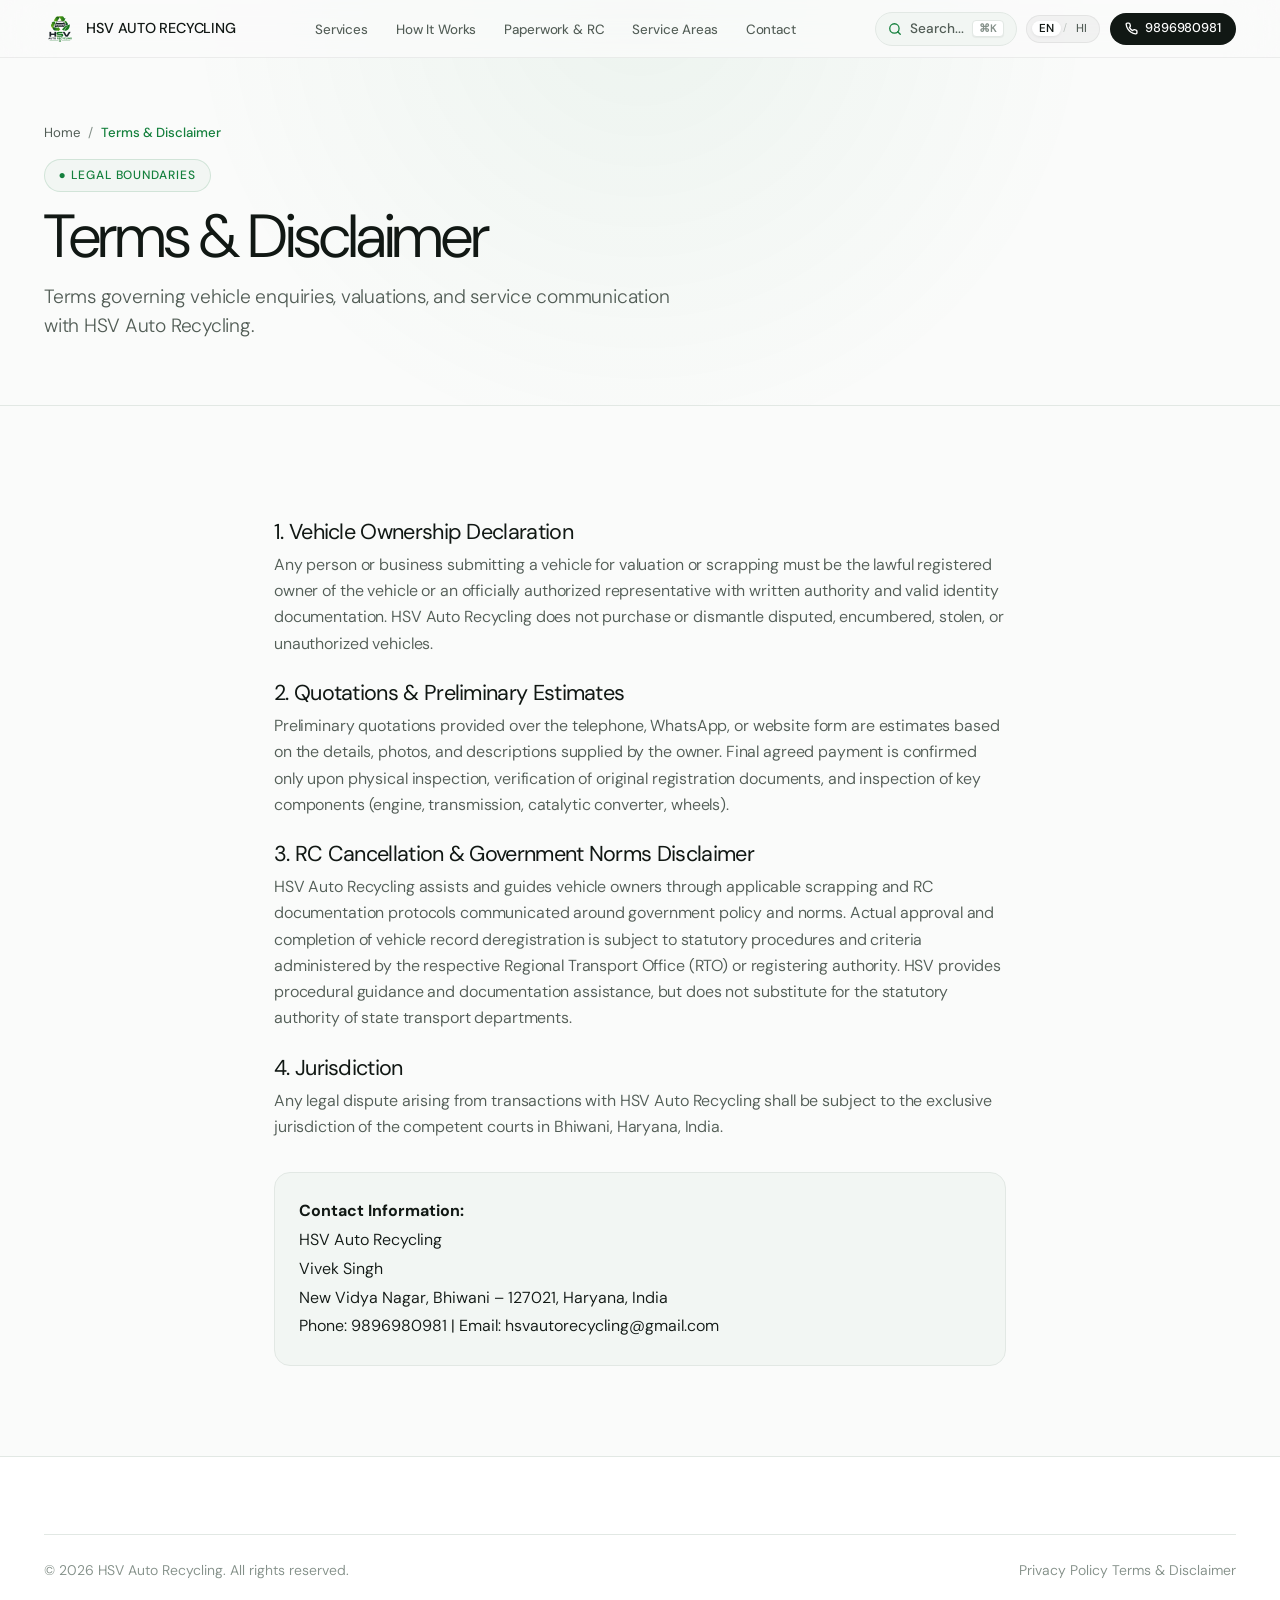
<file: terms.html>
<!DOCTYPE html>
<html lang="en">
<head>
  <meta charset="UTF-8">
  <meta name="viewport" content="width=device-width, initial-scale=1.0">
  <title>Terms & Disclaimer | HSV Auto Recycling (Bhiwani, Haryana & Delhi)</title>
  <meta name="description" content="Terms and legal disclaimer for HSV Auto Recycling website and vehicle scrapping services across Bhiwani, Haryana & Delhi.">
  <link rel="canonical" href="https://hsvautorecycling.com/terms.html">
  <link rel="icon" type="image/png" href="assets/images/favicon.png">

  <!-- Apple-inspired Typography: San Francisco & DM Sans -->
  <link rel="preconnect" href="https://fonts.googleapis.com">
  <link rel="preconnect" href="https://fonts.gstatic.com" crossorigin>
  <link href="https://fonts.googleapis.com/css2?family=DM+Sans:ital,opsz,wght@0,9..40,100..1000;1,9..40,100..1000&display=swap" rel="stylesheet">

  <link rel="stylesheet" href="assets/css/style.css">
  <meta name="developer" content="Curious Kaizer - https://www.curiouskaizer.com/" />
  <script type="application/ld+json">
  {
    "@context": "https://schema.org",
    "@type": "WebSite",
    "name": "HSV Auto Recycling",
    "url": "https://hsvautorecycling.com/",
    "creator": {
      "@type": "Organization",
      "name": "Curious Kaizer",
      "url": "https://www.curiouskaizer.com/",
      "sameAs": [
        "https://www.instagram.com/curiouskaizer",
        "https://www.linkedin.com/company/curiouskaizer"
      ]
    }
  }
  </script>
</head>
<body>

  <header class="site-header" id="site-header">
    <div class="container nav-container">
      <a href="index.html" class="brand-logo-link" aria-label="HSV Auto Recycling">
        <img src="assets/images/logo-transparent.png" alt="HSV Emblem" class="brand-logo-img" width="32" height="32">
        <span class="brand-name">HSV AUTO RECYCLING</span>
      </a>

      <!-- Desktop Navigation Links (Clean & Minimal) -->
      <nav class="desktop-only" aria-label="Main Navigation">
        <ul class="nav-links">
          <li><a href="services.html" class="nav-link">Services</a></li>
          <li><a href="how-it-works.html" class="nav-link">How It Works</a></li>
          <li><a href="paperwork.html" class="nav-link">Paperwork &amp; RC</a></li>
          <li><a href="service-areas.html" class="nav-link">Service Areas</a></li>
          <li><a href="contact.html" class="nav-link">Contact</a></li>
        </ul>
      </nav>

      <!-- Nav Actions (Minimalist Pill Controls) -->
      <div class="nav-actions">
        <div class="lang-switch-pill" role="group" aria-label="Language Selector">
          <button type="button" class="lang-btn active" data-lang="en">EN</button>
          <span class="lang-divider">/</span>
          <button type="button" class="lang-btn" data-lang="hi">HI</button>
        </div>

        <a href="tel:9896980981" class="nav-cta-btn" aria-label="Call 9896980981">
          <svg width="13" height="13" viewBox="0 0 24 24" fill="none" stroke="currentColor" stroke-width="2.5" stroke-linecap="round" stroke-linejoin="round">
            <path d="M22 16.92v3a2 2 0 0 1-2.18 2 19.79 19.79 0 0 1-8.63-3.07 19.5 19.5 0 0 1-6-6 19.79 19.79 0 0 1-3.07-8.67A2 2 0 0 1 4.11 2h3a2 2 0 0 1 2 1.72 12.84 12.84 0 0 0 .7 2.81 2 2 0 0 1-.45 2.11L8.09 9.91a16 16 0 0 0 6 6l1.27-1.27a2 2 0 0 1 2.11-.45 12.84 12.84 0 0 0 2.81.7A2 2 0 0 1 22 16.92z"></path>
          </svg>
          <span>9896980981</span>
        </a>

        <button type="button" class="hamburger-btn" aria-label="Open Navigation Menu" aria-expanded="false">
          <span class="hamburger-line top"></span>
          <span class="hamburger-line bottom"></span>
        </button>
      </div>
    </div>
  </header>

  <!-- Mobile Navigation Sheet -->
  <div class="mobile-nav-sheet" aria-label="Mobile Navigation">
    <ul class="mobile-nav-links">
      <li><a href="index.html" class="mobile-nav-link"><span>Home</span> <span>→</span></a></li>
      <li><a href="services.html" class="mobile-nav-link"><span>Services</span> <span>→</span></a></li>
      <li><a href="how-it-works.html" class="mobile-nav-link"><span>How It Works</span> <span>→</span></a></li>
      <li><a href="paperwork.html" class="mobile-nav-link"><span>Paperwork &amp; RC</span> <span>→</span></a></li>
      <li><a href="business.html" class="mobile-nav-link"><span>For Businesses</span> <span>→</span></a></li>
      <li><a href="service-areas.html" class="mobile-nav-link"><span>Service Areas</span> <span>→</span></a></li>
      <li><a href="faq.html" class="mobile-nav-link"><span>FAQs</span> <span>→</span></a></li>
      <li><a href="contact.html" class="mobile-nav-link"><span>Contact Us</span> <span>→</span></a></li>
    </ul>

    <div class="mobile-nav-footer">
      <a href="tel:9896980981" class="btn btn-primary btn-block">Call 9896980981</a>
      <a href="https://wa.me/919896980981?text=Hi%20HSV%20Auto%20Recycling%2C%20I%20have%20an%20enquiry." target="_blank" rel="noopener noreferrer" class="btn btn-whatsapp btn-block">WhatsApp HSV</a>
    </div>
  </div>

  <main>
    <section class="subpage-hero">
      <div class="container subpage-hero-content">
        <nav class="breadcrumb-nav" aria-label="Breadcrumb">
          <a href="index.html">Home</a>
          <span>/</span>
          <span style="color: var(--color-primary); font-weight: 500;">Terms & Disclaimer</span>
        </nav>
        <div class="pill">● LEGAL BOUNDARIES</div>
        <h1 style="margin-top: 0.75rem; margin-bottom: 0.75rem;">Terms & Disclaimer</h1>
        <p class="lead">
          Terms governing vehicle enquiries, valuations, and service communication with HSV Auto Recycling.
        </p>
      </div>
    </section>

    <section class="section">
      <div class="container" style="max-width: 820px; line-height: 1.8;">
        
        <h2 style="font-size: 1.35rem; margin-top: 1.5rem; margin-bottom: 0.5rem;">1. Vehicle Ownership Declaration</h2>
        <p style="color: var(--color-text-muted); margin-bottom: 1.25rem;">
          Any person or business submitting a vehicle for valuation or scrapping must be the lawful registered owner of the vehicle or an officially authorized representative with written authority and valid identity documentation. HSV Auto Recycling does not purchase or dismantle disputed, encumbered, stolen, or unauthorized vehicles.
        </p>

        <h2 style="font-size: 1.35rem; margin-top: 1.5rem; margin-bottom: 0.5rem;">2. Quotations & Preliminary Estimates</h2>
        <p style="color: var(--color-text-muted); margin-bottom: 1.25rem;">
          Preliminary quotations provided over the telephone, WhatsApp, or website form are estimates based on the details, photos, and descriptions supplied by the owner. Final agreed payment is confirmed only upon physical inspection, verification of original registration documents, and inspection of key components (engine, transmission, catalytic converter, wheels).
        </p>

        <h2 style="font-size: 1.35rem; margin-top: 1.5rem; margin-bottom: 0.5rem;">3. RC Cancellation & Government Norms Disclaimer</h2>
        <p style="color: var(--color-text-muted); margin-bottom: 1.25rem;">
          HSV Auto Recycling assists and guides vehicle owners through applicable scrapping and RC documentation protocols communicated around government policy and norms. Actual approval and completion of vehicle record deregistration is subject to statutory procedures and criteria administered by the respective Regional Transport Office (RTO) or registering authority. HSV provides procedural guidance and documentation assistance, but does not substitute for the statutory authority of state transport departments.
        </p>

        <h2 style="font-size: 1.35rem; margin-top: 1.5rem; margin-bottom: 0.5rem;">4. Jurisdiction</h2>
        <p style="color: var(--color-text-muted); margin-bottom: 1.5rem;">
          Any legal dispute arising from transactions with HSV Auto Recycling shall be subject to the exclusive jurisdiction of the competent courts in Bhiwani, Haryana, India.
        </p>

        <div style="background-color: var(--color-surface-soft); padding: 1.5rem; border-radius: var(--radius-md); border: 1px solid var(--color-border); margin-top: 2rem;">
          <strong>Contact Information:</strong><br>
          HSV Auto Recycling<br>
          Vivek Singh<br>
          New Vidya Nagar, Bhiwani – 127021, Haryana, India<br>
          Phone: 9896980981 | Email: hsvautorecycling@gmail.com
        </div>

      </div>
    </section>
  </main>

  <footer class="site-footer">
    <div class="container">
      <div class="footer-bottom-bar">
        <div>© 2026 HSV Auto Recycling. All rights reserved.</div>
        <div class="footer-legal-links">
          <a href="privacy.html" class="footer-link">Privacy Policy</a>
          <a href="terms.html" class="footer-link">Terms & Disclaimer</a>
        </div>
      </div>
    </div>
  </footer>

  <script src="assets/js/main.js"></script>
</body>
</html>
</file>
<file: assets/css/style.css>
@import url('https://fonts.googleapis.com/css2?family=DM+Sans:ital,opsz,wght@0,9..40,100..1000;1,9..40,100..1000&display=swap');

/* ==========================================================================
   HSV AUTO RECYCLING — PREMIUM APPLE-INSPIRED DESIGN SYSTEM
   Bhiwani, Haryana & Delhi, India
   Swiss Typography • Bento Grid Architecture • Controlled Cinematic Motion
   Strict Font Family: Apple San Francisco (-apple-system / SF Pro) & DM Sans
   ========================================================================== */

:root {
  /* Core Brand Color Tokens */
  --color-primary: #15803D;
  --color-primary-hover: #166534;
  --color-primary-light: #22C55E;
  --color-primary-subtle: rgba(21, 128, 61, 0.08);
  --color-primary-glow: rgba(34, 197, 94, 0.25);
  --color-forest: #064E3B;
  --color-forest-dark: #072F24;
  --color-lime: #4ADE80;
  
  /* Legacy Color Compatibility for Subpages */
  --color-forest-green: var(--color-forest);
  --color-text-main: var(--text-primary);
  --color-text-muted: var(--text-secondary);
  --color-text-subtle: var(--text-tertiary);
  --color-surface-soft: var(--bg-surface-soft);
  --color-border: var(--border-subtle);
  --color-dark-bg: var(--dark-bg-page);
  --color-dark-surface: var(--dark-bg-surface);

  /* Neutral Palette (Light Mode Default) */
  --bg-page: #FAFBFA;
  --bg-surface: #FFFFFF;
  --bg-surface-soft: #F2F6F3;
  --bg-surface-elevated: #FFFFFF;
  --text-primary: #111814;
  --text-secondary: #525D56;
  --text-tertiary: #849089;
  --border-subtle: #E2E8E4;
  --border-hover: #CBD5CE;
  --border-highlight: rgba(21, 128, 61, 0.35);

  /* Dark Theme Tokens (Applied via data-theme="dark" or .theme-dark) */
  --dark-bg-page: #080D0B;
  --dark-bg-surface: #0E1612;
  --dark-bg-surface-soft: #14201A;
  --dark-bg-surface-elevated: #182820;
  --dark-text-primary: #F0F4F1;
  --dark-text-secondary: #9EB0A5;
  --dark-text-tertiary: #6E8276;
  --dark-border-subtle: #1C2E24;
  --dark-border-hover: #2B4536;
  --dark-border-highlight: rgba(74, 222, 128, 0.4);

  /* Systematic Spacing Scale */
  --space-1: 4px;
  --space-2: 8px;
  --space-3: 12px;
  --space-4: 16px;
  --space-5: 20px;
  --space-6: 24px;
  --space-8: 32px;
  --space-10: 40px;
  --space-12: 48px;
  --space-16: 64px;
  --space-20: 80px;
  --space-24: 96px;
  --space-32: 128px;

  /* Typography Scale & Metrics — Strictly Apple San Francisco & DM Sans */
  --font-sans: -apple-system, BlinkMacSystemFont, "SF Pro Display", "SF Pro Text", "SF Pro", "DM Sans", -apple-system-headline, sans-serif;
  --font-display: -apple-system, BlinkMacSystemFont, "SF Pro Display", "SF Pro", "DM Sans", -apple-system-headline, sans-serif;
  --font-body: -apple-system, BlinkMacSystemFont, "SF Pro Text", "DM Sans", sans-serif;
  --font-mono: -apple-system, BlinkMacSystemFont, "SF Pro Display", "DM Sans", monospace;

  /* Fluid Display Sizes */
  --text-hero: clamp(2.6rem, 5.5vw, 4.75rem);
  --text-h1: clamp(2.2rem, 4vw, 3.6rem);
  --text-h2: clamp(1.85rem, 3.2vw, 2.85rem);
  --text-h3: clamp(1.35rem, 2vw, 1.85rem);
  --text-lead: clamp(1.05rem, 1.5vw, 1.25rem);
  --text-body: 1rem;
  --text-small: 0.875rem;
  --text-caption: 0.775rem;

  /* Radii */
  --radius-xs: 6px;
  --radius-sm: 10px;
  --radius-md: 16px;
  --radius-lg: 24px;
  --radius-xl: 32px;
  --radius-pill: 9999px;

  /* Shadows (Subtle & Apple-grade) */
  --shadow-subtle: 0 1px 3px rgba(17, 24, 20, 0.03), 0 1px 2px rgba(17, 24, 20, 0.02);
  --shadow-card: 0 4px 20px -2px rgba(17, 24, 20, 0.05), 0 2px 6px -1px rgba(17, 24, 20, 0.03);
  --shadow-hover: 0 16px 36px -4px rgba(21, 128, 61, 0.1), 0 4px 12px -2px rgba(17, 24, 20, 0.04);
  --shadow-dark-card: 0 8px 30px rgba(0, 0, 0, 0.45);
  --shadow-float: 0 20px 48px rgba(7, 92, 52, 0.2);

  /* Transitions */
  --ease-out: cubic-bezier(0.16, 1, 0.3, 1);
  --transition-fast: 160ms var(--ease-out);
  --transition-normal: 260ms var(--ease-out);
  --transition-smooth: 420ms var(--ease-out);

  /* Layout Container */
  --container-max: 1360px;
  --header-height: 58px;
}

/* Base Reset */
*, *::before, *::after {
  box-sizing: border-box;
  margin: 0;
  padding: 0;
}

html {
  font-size: 16px;
  scroll-behavior: smooth;
  -webkit-font-smoothing: antialiased;
  -moz-osx-font-smoothing: grayscale;
  text-rendering: optimizeLegibility;
  background-color: var(--bg-page);
  color: var(--text-primary);
}

body {
  font-family: var(--font-sans);
  font-size: var(--text-body);
  font-weight: 350;
  line-height: 1.62;
  background-color: var(--bg-page);
  color: var(--text-primary);
  overflow-x: hidden;
  transition: background-color 0.4s var(--ease-out), color 0.4s var(--ease-out);
}

@media (max-width: 820px) {
  body {
    padding-bottom: 74px;
  }
}

img, picture, svg {
  display: block;
  max-width: 100%;
}

a {
  color: inherit;
  text-decoration: none;
  transition: color var(--transition-fast);
}

button, input, select, textarea {
  font: inherit;
}

button {
  cursor: pointer;
  border: none;
  background: none;
}

:focus-visible {
  outline: 2px solid var(--color-primary);
  outline-offset: 3px;
}

/* ==========================================================================
   2. VISUAL HIERARCHY & TYPOGRAPHY (APPLE-INSPIRED THIN REFINEMENT)
   ========================================================================== */
.eyebrow {
  display: inline-flex;
  align-items: center;
  gap: 0.5rem;
  font-family: var(--font-display);
  font-size: var(--text-caption);
  font-weight: 500;
  letter-spacing: 0.08em;
  text-transform: uppercase;
  color: var(--color-primary);
  background-color: var(--bg-surface-soft);
  padding: 0.35rem 0.85rem;
  border-radius: var(--radius-pill);
  border: 1px solid rgba(21, 128, 61, 0.15);
  margin-bottom: var(--space-3);
  width: fit-content;
}

.eyebrow-dot {
  width: 6px;
  height: 6px;
  border-radius: 50%;
  background-color: var(--color-primary);
  display: inline-block;
  animation: pulse-dot 2.5s infinite;
}

@keyframes pulse-dot {
  0% { transform: scale(0.9); opacity: 0.8; }
  50% { transform: scale(1.25); opacity: 1; }
  100% { transform: scale(0.9); opacity: 0.8; }
}

h1, h2, h3, h4, h5, h6 {
  font-family: var(--font-display);
  color: var(--text-primary);
  margin-top: 0;
  text-wrap: balance;
}

h1 {
  font-size: var(--text-hero);
  font-weight: 350;
  line-height: 1.05;
  letter-spacing: -0.04em;
}

h1 strong, h1 b {
  font-weight: 550;
}

h2 {
  font-size: var(--text-h2);
  font-weight: 400;
  line-height: 1.12;
  letter-spacing: -0.032em;
}

h2 strong, h2 b {
  font-weight: 550;
}

h3 {
  font-size: var(--text-h3);
  font-weight: 480;
  line-height: 1.22;
  letter-spacing: -0.02em;
}

h3 strong, h3 b {
  font-weight: 550;
}

h4 {
  font-size: 1.15rem;
  font-weight: 480;
  line-height: 1.35;
  letter-spacing: -0.015em;
}

p {
  font-family: var(--font-body);
  font-size: var(--text-body);
  font-weight: 350;
  color: var(--text-secondary);
  line-height: 1.64;
  letter-spacing: -0.008em;
}

p.lead, .lead, .subpage-hero-lead {
  font-size: var(--text-lead);
  font-weight: 300;
  line-height: 1.55;
  letter-spacing: -0.012em;
  color: var(--text-secondary);
  max-width: 640px;
}

.max-w-prose {
  max-width: 640px;
}

.text-gradient-green {
  background: linear-gradient(135deg, var(--color-primary) 0%, var(--color-primary-light) 100%);
  -webkit-background-clip: text;
  background-clip: text;
  -webkit-text-fill-color: transparent;
  display: inline-block;
  font-weight: inherit;
}

/* Subpage Hero Section (Apple Editorial Layout) */
.subpage-hero {
  padding-top: calc(var(--header-height) + clamp(2.5rem, 5vw, 4.5rem));
  padding-bottom: clamp(2.5rem, 5vw, 4rem);
  background: radial-gradient(circle at 50% 0%, rgba(21, 128, 61, 0.06) 0%, transparent 60%), var(--bg-page);
  border-bottom: 1px solid var(--border-subtle);
  position: relative;
}

.subpage-hero-content {
  max-width: 860px;
}

.subpage-hero h1 {
  font-size: clamp(2.3rem, 4.8vw, 3.8rem);
  font-weight: 350;
  letter-spacing: -0.038em;
  line-height: 1.08;
  margin-top: var(--space-3);
  margin-bottom: var(--space-4);
  color: var(--text-primary);
}

.breadcrumb-nav {
  display: flex;
  align-items: center;
  gap: 0.5rem;
  font-size: 0.825rem;
  font-weight: 400;
  color: var(--text-tertiary);
  margin-bottom: var(--space-4);
}

.breadcrumb-nav a {
  color: var(--text-secondary);
  transition: color var(--transition-fast);
}

.breadcrumb-nav a:hover {
  color: var(--color-primary);
}

.breadcrumb-nav span {
  color: var(--text-tertiary);
}

/* Pill / Tag Component */
.pill {
  display: inline-flex;
  align-items: center;
  gap: 0.45rem;
  font-family: var(--font-display);
  font-size: 0.75rem;
  font-weight: 500;
  letter-spacing: 0.08em;
  text-transform: uppercase;
  color: var(--color-primary);
  background-color: var(--bg-surface-soft);
  padding: 0.35rem 0.85rem;
  border-radius: var(--radius-pill);
  border: 1px solid rgba(21, 128, 61, 0.15);
  width: fit-content;
}

.pill-dot {
  width: 6px;
  height: 6px;
  border-radius: 50%;
  background-color: var(--color-primary);
  display: inline-block;
}

/* Step Badge */
.step-badge {
  font-family: var(--font-display);
  font-size: 0.85rem;
  font-weight: 400;
  letter-spacing: -0.02em;
  color: var(--color-primary);
  background-color: var(--bg-surface-soft);
  padding: 0.25rem 0.65rem;
  border-radius: var(--radius-pill);
  border: 1px solid rgba(21, 128, 61, 0.15);
}

/* Vehicle spec pill */
.vehicle-spec-pill {
  display: inline-flex;
  align-items: center;
  font-family: var(--font-display);
  font-size: 0.825rem;
  font-weight: 400;
  letter-spacing: -0.01em;
  color: var(--color-primary);
  background-color: var(--bg-surface-soft);
  padding: 0.3rem 0.75rem;
  border-radius: var(--radius-pill);
  border: 1px solid rgba(21, 128, 61, 0.15);
  white-space: nowrap;
}

/* Eligibility note & vehicle card elements */
.eligibility-note {
  font-size: 0.8rem;
  font-weight: 400;
  color: var(--text-tertiary);
}

.vehicle-card-icon-wrap {
  width: 48px;
  height: 48px;
  border-radius: var(--radius-sm);
  background-color: var(--bg-surface-soft);
  color: var(--color-primary);
  display: flex;
  align-items: center;
  justify-content: center;
  margin-bottom: var(--space-4);
  transition: all var(--transition-fast);
}

.vehicle-card:hover .vehicle-card-icon-wrap {
  background-color: var(--color-primary);
  color: #FFFFFF;
}

.vehicle-card-title {
  font-size: 1.35rem;
  font-weight: 450;
  letter-spacing: -0.02em;
  margin-bottom: var(--space-2);
  min-height: 2.4em;
  display: flex;
  align-items: flex-start;
}

.vehicle-card-desc {
  font-size: 0.95rem;
  font-weight: 350;
  line-height: 1.6;
  color: var(--text-secondary);
  margin-bottom: var(--space-4);
  flex: 1 1 auto;
}

.vehicle-card-specs {
  font-size: 0.85rem;
  color: var(--text-secondary);
  margin-bottom: var(--space-4);
  line-height: 1.55;
  background-color: var(--bg-surface-soft);
  padding: 0.65rem 0.85rem;
  border-radius: var(--radius-sm);
  border: 1px solid rgba(21, 128, 61, 0.1);
}

.vehicle-card-footer {
  margin-top: auto;
  padding-top: var(--space-4);
  border-top: 1px solid var(--border-subtle);
  display: flex;
  align-items: center;
  justify-content: space-between;
  gap: var(--space-3);
  width: 100%;
}

/* ==========================================================================
   CONTAINER & SECTION SYSTEM
   ========================================================================== */
.container {
  width: 100%;
  max-width: var(--container-max);
  margin-left: auto;
  margin-right: auto;
  padding-left: clamp(1.25rem, 4vw, 2.75rem);
  padding-right: clamp(1.25rem, 4vw, 2.75rem);
}

.container-narrow {
  width: 100%;
  max-width: 980px;
  margin-left: auto;
  margin-right: auto;
  padding-left: clamp(1.25rem, 4vw, 2.75rem);
  padding-right: clamp(1.25rem, 4vw, 2.75rem);
}

.section {
  padding-top: clamp(4rem, 7vw, 7.5rem);
  padding-bottom: clamp(4rem, 7vw, 7.5rem);
  position: relative;
}

.section-header {
  max-width: 720px;
  margin-bottom: clamp(2.5rem, 5vw, 4.5rem);
}

.section-header.text-center {
  margin-left: auto;
  margin-right: auto;
  text-align: center;
}

.section-header h2 {
  margin-top: var(--space-2);
  margin-bottom: var(--space-4);
}

/* ==========================================================================
   3. SCROLL-BASED LIGHT → DARK TRANSITION SECTION
   ========================================================================== */
.theme-dark-transition-wrapper {
  background-color: var(--dark-bg-page);
  color: var(--dark-text-primary);
  position: relative;
  overflow: hidden;
  transition: background-color 0.5s var(--ease-out);
  padding-top: clamp(4.5rem, 8vw, 8rem);
  padding-bottom: clamp(4.5rem, 8vw, 8rem);
}

/* Glow Orb Background Accents in Dark Section */
.theme-dark-transition-wrapper::before {
  content: "";
  position: absolute;
  top: -150px;
  right: -100px;
  width: 500px;
  height: 500px;
  border-radius: 50%;
  background: radial-gradient(circle, rgba(21, 128, 61, 0.18) 0%, transparent 70%);
  pointer-events: none;
}

.theme-dark-transition-wrapper::after {
  content: "";
  position: absolute;
  bottom: -150px;
  left: -100px;
  width: 450px;
  height: 450px;
  border-radius: 50%;
  background: radial-gradient(circle, rgba(34, 197, 94, 0.12) 0%, transparent 70%);
  pointer-events: none;
}

.theme-dark-transition-wrapper h2, 
.theme-dark-transition-wrapper h3, 
.theme-dark-transition-wrapper h4 {
  color: var(--dark-text-primary);
}

.theme-dark-transition-wrapper p {
  color: var(--dark-text-secondary);
}

.theme-dark-transition-wrapper .eyebrow {
  background-color: rgba(74, 222, 128, 0.12);
  color: var(--color-lime);
  border-color: rgba(74, 222, 128, 0.25);
}

.theme-dark-transition-wrapper .eyebrow-dot {
  background-color: var(--color-lime);
}

.theme-dark-transition-wrapper .bento-card,
.theme-dark-transition-wrapper .why-card-main {
  background-color: var(--dark-bg-surface);
  border-color: var(--dark-border-subtle);
  color: var(--dark-text-primary);
  box-shadow: var(--shadow-dark-card);
}

.theme-dark-transition-wrapper .why-card-sub {
  background-color: var(--dark-bg-surface);
  border: 1px solid var(--dark-border-subtle);
  border-radius: var(--radius-lg);
  padding: clamp(1.35rem, 2vw, 1.75rem);
  display: flex;
  flex-direction: column;
  justify-content: space-between;
  height: 100%;
  color: var(--dark-text-primary);
  box-shadow: var(--shadow-dark-card);
  transition: all var(--transition-normal);
}

.theme-dark-transition-wrapper .bento-card:hover,
.theme-dark-transition-wrapper .why-card-sub:hover {
  border-color: var(--dark-border-highlight);
  box-shadow: 0 16px 36px rgba(0, 0, 0, 0.6), 0 0 20px rgba(34, 197, 94, 0.15);
  transform: translateY(-3px);
}

.theme-dark-transition-wrapper .sub-card-top {
  display: flex;
  align-items: center;
  justify-content: space-between;
  margin-bottom: var(--space-3);
}

.theme-dark-transition-wrapper .sub-card-top .bento-card-icon {
  margin-bottom: 0;
}

.theme-dark-transition-wrapper .sub-card-badge {
  font-size: 0.68rem;
  letter-spacing: 0.08em;
  font-weight: 700;
  text-transform: uppercase;
  color: var(--color-lime);
  background-color: rgba(74, 222, 128, 0.08);
  border: 1px solid rgba(74, 222, 128, 0.2);
  padding: 0.25rem 0.65rem;
  border-radius: var(--radius-full);
}

.theme-dark-transition-wrapper .sub-card-features {
  display: flex;
  flex-direction: column;
  gap: 0.5rem;
  margin: 1rem 0 1.25rem 0;
  padding-top: 0.85rem;
  border-top: 1px solid rgba(255, 255, 255, 0.07);
}

.theme-dark-transition-wrapper .sub-feature-item {
  display: flex;
  align-items: flex-start;
  gap: 0.5rem;
  font-size: 0.825rem;
  color: var(--dark-text-secondary);
  line-height: 1.4;
}

.theme-dark-transition-wrapper .sub-feature-item svg {
  flex-shrink: 0;
  color: var(--color-lime);
  margin-top: 2px;
}

.theme-dark-transition-wrapper .card-inline-link {
  font-size: 0.825rem;
  color: var(--color-lime);
  font-weight: 500;
  display: inline-flex;
  align-items: center;
  gap: 0.35rem;
  margin-top: auto;
  text-decoration: none;
  transition: gap var(--transition-fast), color var(--transition-fast);
}

.theme-dark-transition-wrapper .card-inline-link:hover {
  gap: 0.55rem;
  color: #FFFFFF;
}

.dark-cta-banner {
  margin-top: 4.5rem;
  text-align: center;
  background: radial-gradient(circle at 50% 50%, rgba(21, 128, 61, 0.25) 0%, transparent 80%);
  padding: clamp(3rem, 5vw, 5rem) 1.5rem;
  border-radius: var(--radius-xl);
  border: 1px solid var(--dark-border-subtle);
}

/* ==========================================================================
   4 & 5. HEADING SCROLL WORD ILLUMINATION & BODY MOTION
   ========================================================================== */
.reveal-heading {
  display: inline;
}

.reveal-word {
  display: inline-block;
  opacity: 0.35;
  filter: blur(2px);
  transform: translateY(4px);
  transition: opacity 0.4s var(--ease-out), filter 0.4s var(--ease-out), transform 0.4s var(--ease-out);
}

.reveal-word.is-illuminated {
  opacity: 1;
  filter: blur(0);
  transform: translateY(0);
}

.scroll-reveal {
  opacity: 0;
  transform: translateY(22px);
  transition: opacity 0.6s var(--ease-out), transform 0.6s var(--ease-out);
  will-change: opacity, transform;
}

.scroll-reveal.is-revealed {
  opacity: 1;
  transform: translateY(0);
}

.delay-1 { transition-delay: 0.08s; }
.delay-2 { transition-delay: 0.16s; }
.delay-3 { transition-delay: 0.24s; }
.delay-4 { transition-delay: 0.32s; }

/* ==========================================================================
   13 & 14. NAVIGATION (APPLE-INSPIRED MINIMAL & CLEAN)
   ========================================================================== */
.site-header {
  position: fixed;
  top: 0;
  left: 0;
  width: 100%;
  height: var(--header-height);
  z-index: 1000;
  background-color: rgba(250, 251, 250, 0.82);
  backdrop-filter: blur(24px) saturate(180%);
  -webkit-backdrop-filter: blur(24px) saturate(180%);
  border-bottom: 1px solid rgba(0, 0, 0, 0.06);
  transition: background-color var(--transition-normal), border-color var(--transition-normal), box-shadow var(--transition-normal);
}

.site-header.is-scrolled {
  background-color: rgba(255, 255, 255, 0.94);
  border-bottom-color: rgba(0, 0, 0, 0.08);
  box-shadow: 0 2px 20px rgba(17, 24, 20, 0.04);
}

.nav-container {
  display: flex;
  align-items: center;
  justify-content: space-between;
  height: 100%;
  gap: var(--space-4);
}

/* Brand Link */
.brand-logo-link {
  display: inline-flex;
  align-items: center;
  gap: 0.65rem;
  text-decoration: none;
  flex-shrink: 0;
  transition: opacity var(--transition-fast);
}

.brand-logo-link:hover {
  opacity: 0.82;
}

.brand-logo-img {
  width: 32px;
  height: 32px;
  object-fit: contain;
  border-radius: 50%;
  flex-shrink: 0;
}

.brand-name {
  font-family: var(--font-display);
  font-size: 0.9rem;
  font-weight: 500;
  letter-spacing: -0.015em;
  color: var(--text-primary);
  line-height: 1;
  white-space: nowrap;
}

/* Center Desktop Links */
.nav-links {
  display: flex;
  align-items: center;
  gap: 0.25rem;
  list-style: none;
  margin: 0;
  padding: 0;
}

.nav-link {
  font-family: var(--font-display);
  font-size: 0.84rem;
  font-weight: 450;
  letter-spacing: -0.01em;
  color: var(--text-secondary);
  padding: 0.35rem 0.75rem;
  border-radius: var(--radius-pill);
  transition: color var(--transition-fast), background-color var(--transition-fast);
  text-decoration: none;
  white-space: nowrap;
}

.nav-link:hover {
  color: var(--text-primary);
  background-color: rgba(0, 0, 0, 0.04);
}

.nav-link.active {
  color: var(--color-primary);
  background-color: var(--color-primary-subtle);
  font-weight: 500;
}

/* Right Nav Controls */
.nav-actions {
  display: flex;
  align-items: center;
  gap: 0.6rem;
  flex-shrink: 0;
}

/* Minimal Frosted Language Pill */
.lang-switch-pill {
  display: inline-flex;
  align-items: center;
  gap: 2px;
  padding: 2px 5px;
  background: rgba(0, 0, 0, 0.035);
  border: 1px solid rgba(0, 0, 0, 0.06);
  border-radius: var(--radius-pill);
  height: 28px;
}

.lang-switch-pill .lang-btn {
  background: transparent;
  border: none;
  cursor: pointer;
  padding: 2px 7px;
  font-family: var(--font-display);
  font-size: 0.72rem;
  font-weight: 480;
  color: var(--text-secondary);
  border-radius: var(--radius-pill);
  line-height: 1;
  transition: all var(--transition-fast);
}

.lang-switch-pill .lang-btn:hover {
  color: var(--text-primary);
}

.lang-switch-pill .lang-btn.active {
  background: #FFFFFF;
  color: var(--text-primary);
  font-weight: 550;
  box-shadow: 0 1px 3px rgba(0, 0, 0, 0.08);
}

.lang-divider {
  font-size: 0.65rem;
  color: var(--text-tertiary);
  opacity: 0.5;
  user-select: none;
}

/* Apple-style Primary CTA Pill */
.nav-cta-btn {
  display: inline-flex;
  align-items: center;
  gap: 0.45rem;
  height: 32px;
  padding: 0 0.95rem;
  background-color: var(--text-primary);
  color: #FFFFFF;
  border-radius: var(--radius-pill);
  font-family: var(--font-display);
  font-size: 0.8rem;
  font-weight: 500;
  letter-spacing: -0.01em;
  text-decoration: none;
  white-space: nowrap;
  transition: background-color var(--transition-fast), transform var(--transition-fast);
}

.nav-cta-btn:hover {
  background-color: var(--color-primary);
  transform: translateY(-0.5px);
}

.nav-cta-btn:active {
  transform: scale(0.98);
}

/* Minimal 2-Line Hamburger Button */
.hamburger-btn {
  display: none;
  width: 32px;
  height: 32px;
  padding: 0;
  border: 1px solid rgba(0, 0, 0, 0.08);
  border-radius: var(--radius-pill);
  background: transparent;
  cursor: pointer;
  align-items: center;
  justify-content: center;
  flex-direction: column;
  gap: 4px;
  transition: border-color var(--transition-fast), background-color var(--transition-fast);
}

.hamburger-btn:hover {
  background-color: rgba(0, 0, 0, 0.04);
  border-color: rgba(0, 0, 0, 0.12);
}

.hamburger-line {
  width: 15px;
  height: 1.5px;
  background-color: var(--text-primary);
  border-radius: 2px;
  transition: transform 0.25s var(--ease-out), opacity 0.25s var(--ease-out);
  transform-origin: center;
}

.hamburger-btn.is-active .hamburger-line.top {
  transform: translateY(2.75px) rotate(45deg);
}

.hamburger-btn.is-active .hamburger-line.bottom {
  transform: translateY(-2.75px) rotate(-45deg);
}

/* Full-Fidelity Mobile Nav Sheet */
.mobile-nav-sheet {
  position: fixed;
  top: var(--header-height);
  left: 0;
  width: 100%;
  height: calc(100dvh - var(--header-height));
  background: rgba(255, 255, 255, 0.97);
  backdrop-filter: blur(28px) saturate(180%);
  -webkit-backdrop-filter: blur(28px) saturate(180%);
  z-index: 999;
  display: flex;
  flex-direction: column;
  padding: 1.25rem 1.5rem 2rem;
  opacity: 0;
  pointer-events: none;
  transform: translateY(-8px);
  transition: opacity 0.24s var(--ease-out), transform 0.24s var(--ease-out);
  overflow-y: auto;
}

.mobile-nav-sheet.is-open {
  opacity: 1;
  pointer-events: auto;
  transform: translateY(0);
}

.mobile-nav-links {
  list-style: none;
  display: flex;
  flex-direction: column;
  gap: 0.15rem;
  margin: 0 0 auto 0;
  padding: 0;
}

.mobile-nav-link {
  display: flex;
  align-items: center;
  justify-content: space-between;
  padding: 0.75rem 0.4rem;
  font-family: var(--font-display);
  font-size: 1.1rem;
  font-weight: 450;
  letter-spacing: -0.02em;
  color: var(--text-primary);
  text-decoration: none;
  border-bottom: 1px solid var(--border-subtle);
  transition: color var(--transition-fast), padding-left var(--transition-fast);
}

.mobile-nav-link:hover, .mobile-nav-link.active {
  color: var(--color-primary);
  padding-left: 0.35rem;
}

.mobile-nav-link.active {
  font-weight: 500;
}

.mobile-nav-footer {
  display: flex;
  flex-direction: column;
  gap: 0.65rem;
  padding-top: 1.5rem;
}

/* Dark Section Inversion Support */
body.in-dark-section .site-header {
  background-color: rgba(8, 13, 11, 0.88) !important;
  border-bottom-color: rgba(255, 255, 255, 0.08) !important;
}

body.in-dark-section .brand-name {
  color: #FFFFFF;
}

body.in-dark-section .nav-link {
  color: var(--dark-text-secondary);
}

body.in-dark-section .nav-link:hover {
  color: #FFFFFF;
  background-color: rgba(255, 255, 255, 0.06);
}

body.in-dark-section .nav-link.active {
  color: var(--color-lime);
  background-color: rgba(74, 222, 128, 0.12);
}

body.in-dark-section .lang-switch-pill {
  background: rgba(255, 255, 255, 0.08);
  border-color: rgba(255, 255, 255, 0.12);
}

body.in-dark-section .lang-switch-pill .lang-btn {
  color: var(--dark-text-secondary);
}

body.in-dark-section .lang-switch-pill .lang-btn.active {
  background: rgba(255, 255, 255, 0.2);
  color: #FFFFFF;
}

body.in-dark-section .nav-cta-btn {
  background-color: #FFFFFF;
  color: var(--dark-bg-page);
}

body.in-dark-section .nav-cta-btn:hover {
  background-color: var(--color-lime);
  color: var(--dark-bg-page);
}

body.in-dark-section .hamburger-line {
  background-color: #FFFFFF;
}

body.in-dark-section .hamburger-btn {
  border-color: rgba(255, 255, 255, 0.15);
}

/* ==========================================================================
   24. BUTTON SYSTEM
   ========================================================================== */
.btn {
  display: inline-flex;
  align-items: center;
  justify-content: center;
  gap: 0.55rem;
  min-height: 48px;
  padding: 0.65rem 1.45rem;
  border-radius: var(--radius-md);
  font-family: var(--font-display);
  font-size: 0.925rem;
  font-weight: 500;
  letter-spacing: -0.01em;
  transition: all var(--transition-fast);
  text-align: center;
  user-select: none;
  white-space: nowrap;
}

.btn:active {
  transform: scale(0.98);
}

.btn svg.arrow-icon {
  transition: transform var(--transition-fast);
}

.btn:hover svg.arrow-icon {
  transform: translateX(4px);
}

.btn-primary {
  background-color: var(--color-primary);
  color: #FFFFFF;
  border: 1px solid var(--color-primary);
  box-shadow: 0 2px 8px rgba(21, 128, 61, 0.2);
}

.btn-primary:hover {
  background-color: var(--color-primary-hover);
  border-color: var(--color-primary-hover);
  box-shadow: 0 6px 18px rgba(21, 128, 61, 0.3);
  transform: translateY(-1px);
}

.btn-secondary {
  background-color: var(--bg-surface);
  color: var(--text-primary);
  border: 1px solid var(--border-subtle);
}

.btn-secondary:hover {
  background-color: var(--bg-surface-soft);
  border-color: var(--border-hover);
  color: var(--color-primary);
  transform: translateY(-1px);
}

.btn-whatsapp {
  background-color: #25D366;
  color: #FFFFFF;
  border: 1px solid #20BA5A;
  box-shadow: 0 2px 8px rgba(37, 211, 102, 0.25);
}

.btn-whatsapp:hover {
  background-color: #20BA5A;
  box-shadow: 0 6px 18px rgba(37, 211, 102, 0.35);
  transform: translateY(-1px);
}

.btn-white {
  background-color: #FFFFFF;
  color: var(--color-forest);
  border: 1px solid #FFFFFF;
  box-shadow: 0 4px 14px rgba(0, 0, 0, 0.15);
}

.btn-white:hover {
  background-color: #F1F8F3;
  color: var(--color-primary-hover);
  transform: translateY(-1px);
}

.btn-sm {
  min-height: 40px;
  padding: 0.4rem 1rem;
  font-size: 0.85rem;
  border-radius: var(--radius-sm);
}

.btn-lg {
  min-height: 52px;
  padding: 0.85rem 1.85rem;
  font-size: 1rem;
  border-radius: var(--radius-md);
}

.btn-block {
  width: 100%;
}

/* ==========================================================================
   15. HERO SECTION REDESIGN
   ========================================================================== */
.hero-section {
  padding-top: calc(var(--header-height) + clamp(1.25rem, 2.5vw, 2.25rem));
  padding-bottom: clamp(2rem, 3.5vw, 3.5rem);
  background: radial-gradient(circle at 10% 15%, rgba(34, 197, 94, 0.06) 0%, transparent 45%),
              radial-gradient(circle at 90% 60%, rgba(21, 128, 61, 0.05) 0%, transparent 50%);
  position: relative;
}

.hero-grid {
  display: grid;
  grid-template-columns: 1.15fr 0.85fr;
  gap: clamp(2rem, 3.5vw, 3.5rem);
  align-items: center;
}

.hero-content {
  display: flex;
  flex-direction: column;
  gap: 1rem;
}

.hero-title {
  margin-top: 0;
  margin-bottom: 0;
  font-size: clamp(2.4rem, 4.6vw, 4rem);
  font-weight: 400;
  line-height: 1.08;
  letter-spacing: -0.035em;
}

.hero-title-main {
  color: var(--text-primary);
  display: inline;
}

.text-hero-accent {
  color: var(--color-primary);
  font-weight: 480;
  display: inline-block;
}

.hero-ctas {
  display: flex;
  flex-wrap: wrap;
  align-items: center;
  gap: var(--space-3);
  margin-top: 0.5rem;
  margin-bottom: 0.5rem;
}

.hero-phone-cta {
  display: inline-flex;
  align-items: center;
  gap: 0.45rem;
  font-family: var(--font-display);
  font-size: var(--text-small);
  font-weight: 500;
  color: var(--text-primary);
  padding: var(--space-2) var(--space-3);
  border-radius: var(--radius-sm);
  transition: color var(--transition-fast);
}

.hero-phone-cta:hover {
  color: var(--color-primary);
}

.trust-chips-row {
  display: flex;
  flex-wrap: wrap;
  align-items: center;
  gap: 0.65rem var(--space-4);
  margin-top: var(--space-5);
  padding-top: var(--space-4);
  border-top: 1px solid var(--border-subtle);
}

.trust-chip {
  display: inline-flex;
  align-items: center;
  gap: 0.4rem;
  font-family: var(--font-display);
  font-size: 0.8rem;
  font-weight: 450;
  color: var(--text-secondary);
  background: transparent;
  padding: 0;
  border: none;
  box-shadow: none;
}

.trust-chip-check {
  display: inline-flex;
  align-items: center;
  justify-content: center;
  width: 16px;
  height: 16px;
  border-radius: 50%;
  background-color: var(--color-primary-subtle);
  color: var(--color-primary);
  font-size: 0.7rem;
  font-weight: 600;
  line-height: 1;
}

.vehicle-spec-pill {
  display: inline-flex;
  align-items: center;
  gap: 0.35rem;
  font-size: 0.725rem;
  font-weight: 500;
  letter-spacing: 0.03em;
  color: var(--color-forest);
  background-color: var(--color-primary-subtle);
  padding: 0.2rem 0.55rem;
  border-radius: var(--radius-pill);
}

/* ==========================================================================
   QUOTE ENQUIRY CARD (HERO RIGHT)
   ========================================================================== */
.quote-card {
  background-color: var(--bg-surface);
  border: 1px solid var(--border-subtle);
  border-radius: var(--radius-xl);
  padding: clamp(1.5rem, 3vw, 2.25rem);
  box-shadow: var(--shadow-card);
  position: relative;
  overflow: hidden;
}

.quote-card::before {
  content: "";
  position: absolute;
  top: 0;
  left: 0;
  right: 0;
  height: 4px;
  background: linear-gradient(90deg, var(--color-primary), var(--color-lime));
}

.quote-card-header {
  margin-bottom: var(--space-5);
}

.quote-card-title {
  font-family: var(--font-display);
  font-size: 1.45rem;
  font-weight: 450;
  letter-spacing: -0.025em;
  margin-bottom: var(--space-1);
}

.quote-card-subtitle {
  font-size: var(--text-small);
  font-weight: 350;
  color: var(--text-secondary);
}

.quote-form {
  display: flex;
  flex-direction: column;
  gap: var(--space-4);
}

.form-group {
  display: flex;
  flex-direction: column;
  gap: var(--space-1);
}

.form-label {
  font-family: var(--font-display);
  font-size: var(--text-caption);
  font-weight: 480;
  letter-spacing: -0.01em;
  color: var(--text-primary);
  display: flex;
  justify-content: space-between;
  align-items: center;
}

.form-label-hint {
  font-size: 0.72rem;
  color: var(--text-tertiary);
  font-weight: 400;
}

/* Placeholder System — Apple Typography, Muted Contrast & Vertical Alignment */
::placeholder {
  color: #94A3B8;
  opacity: 1;
  font-family: var(--font-body);
  font-size: 0.9rem;
  font-weight: 350;
  letter-spacing: normal;
  text-transform: none;
  line-height: normal;
}
::-webkit-input-placeholder {
  color: #94A3B8;
  opacity: 1;
  font-family: var(--font-body);
  font-size: 0.9rem;
  font-weight: 350;
  letter-spacing: normal;
  text-transform: none;
  line-height: normal;
}
::-moz-placeholder {
  color: #94A3B8;
  opacity: 1;
  font-family: var(--font-body);
  font-size: 0.9rem;
  font-weight: 350;
  letter-spacing: normal;
  text-transform: none;
  line-height: normal;
}
:-ms-input-placeholder {
  color: #94A3B8;
  opacity: 1;
  font-family: var(--font-body);
  font-size: 0.9rem;
  font-weight: 350;
  letter-spacing: normal;
  text-transform: none;
  line-height: normal;
}

.form-row {
  display: grid;
  grid-template-columns: 1fr 1fr;
  gap: 0.75rem;
  align-items: start;
}

@media (max-width: 540px) {
  .form-row {
    grid-template-columns: 1fr;
  }
}

.form-input, .form-select, .form-textarea {
  width: 100%;
  height: 48px;
  min-height: 48px;
  padding: 0 1rem;
  box-sizing: border-box;
  border-radius: var(--radius-md);
  border: 1px solid var(--border-subtle);
  background-color: #FAFBFA;
  font-family: var(--font-body);
  font-size: 0.925rem;
  color: var(--text-primary);
  display: flex;
  align-items: center;
  transition: all var(--transition-fast);
}

.form-select {
  appearance: none;
  -webkit-appearance: none;
  background-image: url("data:image/svg+xml,%3Csvg xmlns='http://www.w3.org/2000/svg' width='16' height='16' viewBox='0 0 24 24' fill='none' stroke='%23525D56' stroke-width='2' stroke-linecap='round' stroke-linejoin='round'%3E%3Cpolyline points='6 9 12 15 18 9'%3E%3C/polyline%3E%3C/svg%3E");
  background-repeat: no-repeat;
  background-position: right 1rem center;
  padding-right: 2.5rem;
  cursor: pointer;
}

.form-textarea {
  height: auto;
  min-height: 104px;
  padding: 0.75rem 1rem;
  resize: vertical;
  line-height: 1.55;
}

.form-input:focus, .form-select:focus, .form-textarea:focus {
  outline: none;
  border-color: var(--color-primary);
  background-color: #FFFFFF;
  box-shadow: 0 0 0 3px var(--color-primary-subtle);
}

.form-input.is-invalid, .form-select.is-invalid {
  border-color: #DC2626;
  background-color: #FEF2F2;
}

.form-error-msg {
  font-size: var(--text-caption);
  color: #DC2626;
  margin-top: 4px;
  display: none;
}

.form-input.is-invalid + .form-error-msg,
.form-select.is-invalid + .form-error-msg {
  display: block;
}

.uppercase-input {
  text-transform: uppercase;
  font-family: var(--font-display);
  letter-spacing: 0.05em;
  font-weight: 450;
}

/* Choice Chips */
.chip-group {
  display: flex;
  flex-wrap: wrap;
  gap: var(--space-2);
  align-items: center;
}

.choice-chip {
  height: 38px;
  display: inline-flex;
  align-items: center;
  justify-content: center;
  padding: 0 0.95rem;
  border-radius: var(--radius-pill);
  font-family: var(--font-display);
  font-size: 0.825rem;
  font-weight: 450;
  border: 1px solid var(--border-subtle);
  background-color: #FAFBFA;
  color: var(--text-secondary);
  cursor: pointer;
  white-space: nowrap;
  transition: all var(--transition-fast);
}

.choice-chip:hover {
  border-color: var(--border-hover);
  color: var(--text-primary);
}

.choice-chip.is-selected {
  background-color: var(--color-primary-subtle);
  color: var(--color-forest);
  border-color: var(--color-primary);
  box-shadow: 0 0 0 1px var(--color-primary);
}

.form-notice {
  font-size: var(--text-caption);
  color: var(--text-tertiary);
  text-align: center;
  display: flex;
  align-items: center;
  justify-content: center;
  gap: 0.35rem;
}

/* Form Success State */
.form-success-banner {
  display: none;
  background-color: var(--bg-surface-soft);
  border: 1px solid rgba(21, 128, 61, 0.25);
  border-radius: var(--radius-lg);
  padding: var(--space-6);
  text-align: center;
  flex-direction: column;
  align-items: center;
  gap: var(--space-3);
}

.form-success-banner.is-active {
  display: flex;
}

.success-icon {
  width: 48px;
  height: 48px;
  border-radius: 50%;
  background-color: var(--color-primary);
  color: #FFFFFF;
  display: flex;
  align-items: center;
  justify-content: center;
  font-size: 1.5rem;
}

/* ==========================================================================
   8 & 9. STICKY STORYTELLING & PROGRESSIVE TIMELINE
   ========================================================================== */
.sticky-storyteller-grid {
  display: grid;
  grid-template-columns: 1fr 1.15fr;
  gap: clamp(2rem, 5vw, 4.5rem);
  align-items: start;
  position: relative;
}

.sticky-visual-column {
  position: sticky;
  top: calc(var(--header-height) + 2rem);
  display: flex;
  flex-direction: column;
  gap: var(--space-4);
}

.sticky-preview-card {
  background-color: var(--bg-surface);
  border: 1px solid var(--border-subtle);
  border-radius: var(--radius-xl);
  overflow: hidden;
  box-shadow: var(--shadow-card);
  height: 400px;
  position: relative;
}

.sticky-preview-card img {
  width: 100%;
  height: 100%;
  object-fit: cover;
  transition: opacity 0.4s var(--ease-out), transform 0.4s var(--ease-out);
}

.timeline-progress-track {
  position: relative;
  padding-left: var(--space-10);
  display: flex;
  flex-direction: column;
  gap: var(--space-8);
}

/* Vertical Timeline Line */
.timeline-progress-track::before {
  content: "";
  position: absolute;
  top: 24px;
  left: 17px;
  width: 2px;
  height: calc(100% - 48px);
  background-color: var(--border-subtle);
  z-index: 1;
}

.timeline-fill-bar {
  position: absolute;
  top: 24px;
  left: 17px;
  width: 2px;
  height: 0%;
  background: linear-gradient(180deg, var(--color-primary), var(--color-lime));
  z-index: 2;
  transition: height 0.3s ease;
}

.timeline-step-item {
  position: relative;
  background-color: var(--bg-surface);
  border: 1px solid var(--border-subtle);
  border-radius: var(--radius-lg);
  padding: var(--space-6);
  box-shadow: var(--shadow-subtle);
  transition: all var(--transition-normal);
}

.timeline-step-item.is-active {
  border-color: var(--color-primary);
  box-shadow: var(--shadow-hover);
  transform: translateX(4px);
}

.timeline-node-badge {
  position: absolute;
  top: 24px;
  left: calc(-1 * var(--space-10) + 4px);
  width: 28px;
  height: 28px;
  border-radius: 50%;
  background-color: var(--bg-surface);
  border: 2px solid var(--border-hover);
  color: var(--text-tertiary);
  font-family: var(--font-display);
  font-size: 0.75rem;
  font-weight: 400;
  display: flex;
  align-items: center;
  justify-content: center;
  z-index: 3;
  transition: all var(--transition-fast);
}

.timeline-step-item.is-active .timeline-node-badge {
  background-color: var(--color-primary);
  border-color: var(--color-primary);
  color: #FFFFFF;
  box-shadow: 0 0 0 4px var(--color-primary-subtle);
}

/* ==========================================================================
   11. BENTO GRID SYSTEM & MICRO-INTERACTIONS
   ========================================================================== */
.bento-grid-4 {
  display: grid;
  grid-template-columns: repeat(4, 1fr);
  gap: var(--space-5);
  align-items: stretch;
}

.bento-card {
  background-color: var(--bg-surface);
  border: 1px solid var(--border-subtle);
  border-radius: var(--radius-xl);
  padding: 1.75rem 1.5rem;
  transition: transform var(--transition-normal), border-color var(--transition-normal), box-shadow var(--transition-normal);
  display: flex;
  flex-direction: column;
  height: 100%;
  position: relative;
  box-shadow: 0 2px 10px rgba(17, 24, 20, 0.03);
}

.bento-card p {
  flex: 1 1 auto;
}

.bento-card:hover {
  transform: translateY(-4px);
  border-color: var(--border-hover);
  box-shadow: 0 12px 28px rgba(21, 128, 61, 0.08);
}

.bento-card-num {
  font-family: var(--font-display);
  font-size: 0.85rem;
  font-weight: 400;
  letter-spacing: -0.02em;
  color: var(--color-primary);
  margin-bottom: var(--space-3);
  display: flex;
  align-items: center;
  justify-content: space-between;
}

.bento-card-icon {
  width: 42px;
  height: 42px;
  border-radius: var(--radius-sm);
  background-color: var(--bg-surface-soft);
  color: var(--color-primary);
  display: flex;
  align-items: center;
  justify-content: center;
  margin-bottom: var(--space-4);
  transition: transform var(--transition-fast), background-color var(--transition-fast);
}

.bento-card:hover .bento-card-icon {
  transform: scale(1.08);
  background-color: var(--color-primary);
  color: #FFFFFF;
}

/* Vehicle Types Bento */
.vehicle-types-grid {
  display: grid;
  grid-template-columns: repeat(3, 1fr);
  gap: var(--space-6);
  align-items: stretch;
}

.vehicle-card {
  background-color: var(--bg-surface);
  border: 1px solid var(--border-subtle);
  border-radius: var(--radius-xl);
  padding: var(--space-6);
  transition: all var(--transition-normal);
  display: flex;
  flex-direction: column;
  height: 100%;
}

.vehicle-card:hover {
  transform: translateY(-4px);
  border-color: var(--border-hover);
  box-shadow: var(--shadow-hover);
}

.vehicle-3d-visual {
  width: 100%;
  height: 180px;
  display: flex;
  align-items: center;
  justify-content: center;
  background: radial-gradient(ellipse at 50% 65%, rgba(21, 128, 61, 0.05) 0%, rgba(243, 247, 244, 0.65) 60%, transparent 100%);
  border-radius: var(--radius-lg);
  margin-bottom: var(--space-4);
  border: 1px solid var(--border-subtle);
  padding: var(--space-3);
  overflow: hidden;
  position: relative;
}

.vehicle-3d-visual img {
  max-height: 155px;
  width: auto;
  max-width: 92%;
  object-fit: contain;
  filter: drop-shadow(0 14px 22px rgba(17, 24, 20, 0.12));
  transition: transform 0.45s var(--ease-out), filter 0.45s var(--ease-out);
}

.vehicle-card:hover .vehicle-3d-visual img {
  transform: translateY(-6px) scale(1.06);
  filter: drop-shadow(0 22px 32px rgba(17, 24, 20, 0.18));
}

/* Media Cards */
.media-card {
  position: relative;
  border-radius: var(--radius-xl);
  overflow: hidden;
  border: 1px solid var(--border-subtle);
  box-shadow: 0 4px 20px rgba(17, 24, 20, 0.06);
  background-color: var(--bg-surface-soft);
}

.media-card img {
  width: 100%;
  height: 100%;
  object-fit: cover;
  display: block;
  transition: transform 0.7s var(--ease-out);
}

.media-card:hover img {
  transform: scale(1.03);
}

.media-card::after {
  content: "";
  position: absolute;
  inset: 0;
  background: linear-gradient(180deg, transparent 55%, rgba(8, 13, 11, 0.55) 100%);
  pointer-events: none;
}

.media-badge-overlay {
  position: absolute;
  bottom: var(--space-4);
  left: var(--space-4);
  z-index: 2;
  background: rgba(17, 24, 20, 0.82);
  backdrop-filter: blur(14px) saturate(180%);
  -webkit-backdrop-filter: blur(14px) saturate(180%);
  color: #FFFFFF;
  padding: 0.4rem 0.9rem;
  border-radius: var(--radius-pill);
  font-family: var(--font-display);
  font-size: 0.775rem;
  font-weight: 480;
  display: inline-flex;
  align-items: center;
  gap: 0.5rem;
  border: 1px solid rgba(255, 255, 255, 0.16);
  box-shadow: 0 4px 14px rgba(0, 0, 0, 0.25);
}

.hero-editorial-visual {
  margin-top: var(--space-5);
  border-radius: var(--radius-xl);
  overflow: hidden;
  position: relative;
  border: 1px solid var(--border-subtle);
  box-shadow: 0 6px 24px rgba(17, 24, 20, 0.07);
  height: 240px;
}

.hero-editorial-visual img {
  width: 100%;
  height: 100%;
  object-fit: cover;
}

/* ==========================================================================
   PAPERWORK CHECKLIST SPLIT SECTION
   ========================================================================== */
.paperwork-split-container {
  display: grid;
  grid-template-columns: 1fr 1fr;
  gap: 0;
  background-color: var(--bg-surface);
  border: 1px solid var(--border-subtle);
  border-radius: var(--radius-xl);
  overflow: hidden;
  box-shadow: var(--shadow-card);
  align-items: stretch;
}

.paperwork-left {
  padding: clamp(2rem, 4vw, 3.5rem);
  display: flex;
  flex-direction: column;
  justify-content: center;
}

.checklist-list {
  list-style: none;
  display: flex;
  flex-direction: column;
  gap: var(--space-3);
  margin-top: var(--space-5);
  margin-bottom: var(--space-5);
}

.checklist-item {
  display: flex;
  align-items: flex-start;
  gap: var(--space-3);
  font-size: 0.95rem;
  color: var(--text-primary);
  font-weight: 400;
}

.check-icon {
  width: 24px;
  height: 24px;
  border-radius: 50%;
  background-color: var(--bg-surface-soft);
  color: var(--color-primary);
  display: flex;
  align-items: center;
  justify-content: center;
  font-weight: 500;
  font-size: 0.85rem;
  flex-shrink: 0;
  margin-top: 2px;
}

.paperwork-right {
  background-color: var(--bg-surface-soft);
  border-left: 1px solid var(--border-subtle);
  padding: clamp(2rem, 4vw, 3.5rem);
  display: flex;
  flex-direction: column;
  justify-content: center;
}

.rc-explainer-card {
  background-color: var(--bg-surface);
  border: 1px solid rgba(21, 128, 61, 0.2);
  border-radius: var(--radius-lg);
  padding: var(--space-6);
  box-shadow: var(--shadow-subtle);
  height: 100%;
}

/* ==========================================================================
   ASYMMETRIC WHY HSV BENTO GRID
   ========================================================================== */
.why-bento-grid {
  display: grid;
  grid-template-columns: 1.35fr 1fr 1fr;
  grid-template-rows: 1fr 1fr;
  gap: var(--space-5);
  align-items: stretch;
}

.why-card-main {
  grid-row: span 2;
  background-color: var(--bg-surface);
  border: 1px solid var(--border-subtle);
  border-radius: var(--radius-xl);
  padding: clamp(2rem, 3.5vw, 3rem);
  display: flex;
  flex-direction: column;
  justify-content: space-between;
  height: 100%;
}

.why-card-sub {
  background-color: var(--bg-surface);
  border: 1px solid var(--border-subtle);
  border-radius: var(--radius-lg);
  padding: var(--space-6);
  transition: all var(--transition-normal);
  display: flex;
  flex-direction: column;
  height: 100%;
}

.why-card-sub p {
  flex: 1 1 auto;
}

.why-card-sub:hover {
  transform: translateY(-3px);
  border-color: var(--border-hover);
  box-shadow: var(--shadow-hover);
}

/* ==========================================================================
   B2B & SERVICE AREA GRIDS
   ========================================================================== */
.business-section-grid {
  display: grid;
  grid-template-columns: 1fr 1fr;
  gap: clamp(2rem, 4vw, 3.5rem);
  align-items: stretch;
}

.business-card {
  background-color: var(--bg-surface);
  border: 1px solid var(--border-subtle);
  border-radius: var(--radius-xl);
  padding: clamp(1.75rem, 3vw, 2.5rem);
  box-shadow: var(--shadow-card);
  height: fit-content;
}

.service-area-grid {
  display: grid;
  grid-template-columns: 1fr 1.25fr;
  gap: clamp(1.5rem, 3.5vw, 3rem);
  align-items: stretch;
}

.location-info-card {
  background-color: var(--bg-surface);
  border: 1px solid var(--border-subtle);
  border-radius: var(--radius-xl);
  padding: clamp(1.75rem, 3vw, 2.5rem);
  box-shadow: var(--shadow-subtle);
  display: flex;
  flex-direction: column;
  justify-content: space-between;
  height: 100%;
  gap: var(--space-5);
}

.map-container {
  border-radius: var(--radius-xl);
  overflow: hidden;
  border: 1px solid var(--border-subtle);
  box-shadow: var(--shadow-card);
  height: 100%;
  min-height: 460px;
  background-color: #E5E7EB;
}

.map-container iframe {
  width: 100%;
  height: 100%;
  border: none;
}

/* ==========================================================================
   FAQ ACCORDION (APPLE STYLE)
   ========================================================================== */
.faq-container {
  max-width: 880px;
  margin: 0 auto;
  display: flex;
  flex-direction: column;
  gap: var(--space-3);
}

.faq-item {
  background-color: var(--bg-surface);
  border: 1px solid var(--border-subtle);
  border-radius: var(--radius-md);
  overflow: hidden;
  transition: all var(--transition-fast);
}

.faq-item:hover {
  border-color: var(--border-hover);
}

.faq-item.is-open {
  border-color: rgba(21, 128, 61, 0.35);
  box-shadow: var(--shadow-subtle);
}

.faq-question-btn {
  width: 100%;
  padding: 1.25rem 1.5rem;
  display: flex;
  align-items: center;
  justify-content: space-between;
  gap: var(--space-4);
  text-align: left;
  font-family: var(--font-display);
  font-size: 1.05rem;
  font-weight: 450;
  letter-spacing: -0.015em;
  color: var(--text-primary);
  background: none;
}

.faq-chevron {
  width: 20px;
  height: 20px;
  color: var(--color-primary);
  flex-shrink: 0;
  transition: transform var(--transition-normal);
}

.faq-item.is-open .faq-chevron {
  transform: rotate(180deg);
}

.faq-answer-panel {
  max-height: 0;
  overflow: hidden;
  transition: max-height 0.32s var(--ease-out), padding 0.32s var(--ease-out);
  padding: 0 1.5rem;
}

.faq-item.is-open .faq-answer-panel {
  max-height: 400px;
  padding: 0 1.5rem 1.25rem 1.5rem;
}

/* ==========================================================================
   CONTACT BENTO GRID
   ========================================================================== */
.contact-bento-grid {
  display: grid;
  grid-template-columns: 1.15fr 0.85fr;
  gap: clamp(1.5rem, 3vw, 2.5rem);
  align-items: stretch;
}

.contact-form-card {
  background-color: var(--bg-surface);
  border: 1px solid var(--border-subtle);
  border-radius: var(--radius-xl);
  padding: clamp(1.75rem, 3vw, 2.5rem);
  box-shadow: var(--shadow-card);
  height: 100%;
}

.contact-quick-cards {
  display: grid;
  grid-template-columns: 1fr 1fr;
  gap: var(--space-4);
  align-items: stretch;
}

.contact-quick-cards > .media-card {
  grid-column: span 2;
}

.quick-contact-card {
  background-color: var(--bg-surface);
  border: 1px solid var(--border-subtle);
  border-radius: var(--radius-lg);
  padding: var(--space-5);
  display: flex;
  flex-direction: column;
  justify-content: space-between;
  gap: var(--space-4);
  height: 100%;
  transition: all var(--transition-normal);
}

.quick-contact-card > div:first-child {
  display: flex;
  flex-direction: column;
  flex: 1 1 auto;
}

.quick-contact-card:hover {
  transform: translateY(-3px);
  border-color: var(--border-hover);
  box-shadow: var(--shadow-hover);
}

/* ==========================================================================
   FOOTER & MOBILE ACTION BAR
   ========================================================================== */
.site-footer {
  background-color: #FFFFFF;
  border-top: 1px solid var(--border-subtle);
  padding-top: clamp(3.5rem, 6vw, 5rem);
  padding-bottom: var(--space-8);
}

.footer-top-grid {
  display: grid;
  grid-template-columns: 1.5fr 1fr 1fr 1.2fr;
  gap: clamp(1.5rem, 3.5vw, 3rem);
  margin-bottom: var(--space-10);
}

.footer-bottom-bar {
  padding-top: var(--space-6);
  border-top: 1px solid var(--border-subtle);
  display: flex;
  justify-content: space-between;
  align-items: center;
  flex-wrap: wrap;
  gap: var(--space-4);
  font-size: var(--text-small);
  color: var(--text-tertiary);
}

.floating-whatsapp-btn {
  position: fixed;
  bottom: 28px;
  right: 28px;
  z-index: 900;
  display: inline-flex;
  align-items: center;
  gap: 0.65rem;
  background-color: #25D366;
  color: #FFFFFF;
  padding: 0.75rem 1.25rem;
  border-radius: var(--radius-pill);
  box-shadow: 0 8px 24px rgba(37, 211, 102, 0.4);
  font-family: var(--font-display);
  font-weight: 500;
  font-size: 0.925rem;
  transition: all var(--transition-normal);
}

.floating-whatsapp-btn:hover {
  transform: translateY(-3px) scale(1.02);
  box-shadow: 0 12px 28px rgba(37, 211, 102, 0.5);
}

.mobile-action-bar {
  display: none;
  position: fixed;
  bottom: 0;
  left: 0;
  width: 100%;
  background-color: rgba(255, 255, 255, 0.96);
  backdrop-filter: blur(16px);
  -webkit-backdrop-filter: blur(16px);
  border-top: 1px solid var(--border-subtle);
  padding: 0.65rem 1rem env(safe-area-inset-bottom, 0.65rem);
  z-index: 950;
  box-shadow: 0 -4px 16px rgba(0, 0, 0, 0.05);
}

.mobile-action-bar-inner {
  display: grid;
  grid-template-columns: 1fr 1fr 1.25fr;
  gap: 0.5rem;
}

.mobile-action-btn {
  min-height: 44px;
  padding: 0.45rem 0.5rem;
  font-family: var(--font-display);
  font-size: 0.825rem;
  font-weight: 500;
  border-radius: var(--radius-sm);
  display: inline-flex;
  align-items: center;
  justify-content: center;
  gap: 0.35rem;
}

/* ==========================================================================
   20. RESPONSIVE BREAKPOINTS (FLUID & ADAPTABLE MOBILE SYSTEM)
   Calibrated for iPhone SE (375px), iPhone 14/15 (390-430px), Tablets (768-820px),
   Desktop (1024px+) with strict visual hierarchy and thumb-friendly ergonomics.
   ========================================================================== */

/* Tablet Breakpoint (<= 1024px) */
@media (max-width: 1024px) {
  .nav-links, .desktop-only {
    display: none;
  }

  .hamburger-btn {
    display: flex;
  }

  .hero-grid {
    grid-template-columns: 1fr;
    gap: var(--space-8);
  }

  .sticky-storyteller-grid {
    grid-template-columns: 1fr;
  }

  .sticky-visual-column {
    position: relative;
    top: 0;
    order: -1;
  }

  .sticky-preview-card {
    height: 260px;
  }

  .bento-grid-4 {
    grid-template-columns: repeat(2, 1fr);
  }

  .vehicle-types-grid {
    grid-template-columns: repeat(2, 1fr);
  }

  .paperwork-split-container {
    grid-template-columns: 1fr;
  }

  .paperwork-right {
    border-left: none;
    border-top: 1px solid var(--border-subtle);
  }

  .why-bento-grid {
    grid-template-columns: 1fr 1fr;
  }

  .why-card-main {
    grid-column: span 2;
    grid-row: auto;
  }

  .business-section-grid,
  .service-area-grid,
  .contact-bento-grid {
    grid-template-columns: 1fr;
  }

  .footer-top-grid {
    grid-template-columns: 1fr 1fr;
  }
}

/* Tablet & Mobile Sticky Action Bar Trigger (<= 820px) */
@media (max-width: 820px) {
  body {
    padding-bottom: 74px;
  }

  .mobile-action-bar {
    display: block;
  }

  .floating-whatsapp-btn {
    bottom: 84px;
    right: 16px;
    padding: 0.65rem;
    border-radius: 50%;
  }

  .floating-whatsapp-btn span {
    display: none;
  }
}

/* Smartphone Primary Breakpoint (<= 768px) */
@media (max-width: 768px) {
  .section {
    padding-top: clamp(1.65rem, 4.2vw, 2.25rem);
    padding-bottom: clamp(1.65rem, 4.2vw, 2.25rem);
  }

  .section-header {
    margin-bottom: 1.15rem;
  }

  .section-header h2 {
    font-size: clamp(1.6rem, 5.5vw, 2.15rem);
    line-height: 1.15;
    margin-bottom: 0.35rem;
  }

  .section-header .lead {
    font-size: 0.88rem;
    line-height: 1.45;
  }

  .eyebrow {
    margin-bottom: 0.35rem;
    font-size: 0.68rem;
    padding: 0.2rem 0.6rem;
  }

  .container {
    padding-left: 1rem;
    padding-right: 1rem;
  }

  /* Subpage Hero */
  .subpage-hero {
    padding-top: calc(var(--header-height) + 1rem);
    padding-bottom: 1.5rem;
  }

  .subpage-hero h1 {
    font-size: clamp(1.75rem, 6vw, 2.25rem);
    line-height: 1.15;
    letter-spacing: -0.03em;
  }

  .subpage-hero .lead {
    font-size: 0.88rem;
    line-height: 1.45;
  }

  /* Hero Mobile Refinement */
  .hero-section {
    padding-top: calc(var(--header-height) + 0.85rem);
    padding-bottom: 1.65rem;
  }

  .hero-content {
    gap: 0.65rem;
  }

  .hero-title {
    font-size: clamp(1.95rem, 7.2vw, 2.5rem);
    line-height: 1.1;
    letter-spacing: -0.035em;
  }

  .hero-content .lead {
    font-size: 0.88rem;
    line-height: 1.45;
  }

  .hero-ctas {
    flex-direction: column;
    align-items: stretch;
    gap: 0.5rem;
    width: 100%;
    margin-top: 0.25rem;
    margin-bottom: 0.5rem;
  }

  .hero-ctas .btn {
    width: 100%;
    justify-content: center;
    min-height: 44px;
    font-size: 0.875rem;
  }

  /* Trust Indicators 2x2 on Mobile */
  .trust-chips-row {
    display: grid;
    grid-template-columns: 1fr 1fr;
    gap: 0.4rem;
    width: 100%;
    padding: 0.55rem 0.75rem;
    background-color: var(--bg-surface-soft);
    border-radius: var(--radius-md);
    border: 1px solid rgba(21, 128, 61, 0.12);
  }

  .trust-chip {
    font-size: 0.75rem;
    padding: 0;
    white-space: normal;
    line-height: 1.3;
    display: flex;
    align-items: center;
    gap: 0.3rem;
  }

  /* Hero Valuation Quote Card on Mobile */
  .quote-card {
    padding: 1.15rem 1rem;
    border-radius: var(--radius-lg);
  }

  .quote-card-header {
    margin-bottom: 0.85rem;
  }

  .quote-card-title {
    font-size: 1.2rem;
  }

  .quote-card-subtitle {
    font-size: 0.8rem;
  }

  .quote-card .form-group {
    margin-bottom: 0.6rem;
  }

  .quote-card .form-control {
    min-height: 40px;
    font-size: 0.85rem;
    padding: 0.55rem 0.85rem;
  }

  .quote-card .form-label {
    font-size: 0.76rem;
    margin-bottom: 0.25rem;
  }

  /* Section 03: Trust Bento Grid 2x2 on Mobile */
  .bento-grid-4 {
    grid-template-columns: repeat(2, 1fr);
    gap: 0.55rem;
  }

  .bento-card {
    padding: 0.85rem 0.75rem;
    border-radius: var(--radius-md);
  }

  .bento-card-num {
    font-size: 0.7rem;
    margin-bottom: 0.25rem;
  }

  .bento-card-icon {
    width: 32px;
    height: 32px;
    margin-bottom: 0.45rem;
  }

  .bento-card-icon svg {
    width: 16px;
    height: 16px;
  }

  .bento-card h3 {
    font-size: 0.88rem;
    line-height: 1.22;
    margin-bottom: 0.2rem;
  }

  .bento-card p {
    font-size: 0.75rem;
    line-height: 1.35;
  }

  /* Section 04: Sticky Storytelling on Mobile */
  .sticky-storyteller-grid {
    gap: 1rem;
  }

  .sticky-preview-card {
    height: 145px;
    border-radius: var(--radius-md);
    margin-bottom: 0.75rem;
  }

  .timeline-progress-track {
    padding-left: 1.75rem;
    gap: 0.75rem;
  }

  .timeline-progress-track::before,
  .timeline-fill-bar {
    left: 9px;
    top: 14px;
  }

  .timeline-node-badge {
    width: 20px;
    height: 20px;
    font-size: 0.65rem;
    left: -1.75rem;
    top: 14px;
  }

  .timeline-step-item {
    padding: 0.85rem 0.95rem;
    border-radius: var(--radius-md);
  }

  .timeline-step-item h3 {
    font-size: 0.95rem;
    margin-bottom: 0.2rem;
  }

  .timeline-step-item p {
    font-size: 0.8rem;
    line-height: 1.4;
  }

  /* Section 05: Vehicle Categories on Mobile (2-Column Sleek Catalog) */
  .vehicle-types-grid {
    grid-template-columns: repeat(2, 1fr);
    gap: 0.65rem;
  }

  .vehicle-card {
    padding: 0.85rem 0.75rem;
    border-radius: var(--radius-lg);
    display: flex;
    flex-direction: column;
    justify-content: space-between;
  }

  .vehicle-3d-visual {
    height: 75px;
    padding: 0.25rem;
    margin-bottom: 0.35rem;
    border-radius: var(--radius-md);
  }

  .vehicle-3d-visual img {
    max-height: 60px;
  }

  .vehicle-card h3 {
    font-size: 0.88rem !important;
    line-height: 1.25 !important;
    margin-bottom: 0.2rem !important;
    min-height: 2.3em;
  }

  .vehicle-card p {
    font-size: 0.74rem !important;
    line-height: 1.35 !important;
    margin-bottom: 0.5rem !important;
    display: -webkit-box;
    -webkit-line-clamp: 2;
    line-clamp: 2;
    -webkit-box-orient: vertical;
    overflow: hidden;
  }

  .vehicle-card > div:last-child {
    padding-top: 0.5rem !important;
    flex-direction: column !important;
    align-items: stretch !important;
    gap: 0.35rem !important;
  }

  .vehicle-spec-pill {
    display: none !important;
  }

  .vehicle-card .btn {
    width: 100% !important;
    min-height: 32px !important;
    padding: 0.3rem 0.5rem !important;
    font-size: 0.725rem !important;
    justify-content: center !important;
  }

  /* Section 06: Paperwork Checklist on Mobile */
  .paperwork-left,
  .paperwork-right {
    padding: 1.15rem 0.95rem;
  }

  .rc-explainer-card {
    padding: 0.95rem 0.85rem;
    border-radius: var(--radius-md);
  }

  .checklist-list {
    gap: 0.45rem;
  }

  .checklist-item {
    font-size: 0.8rem;
    padding: 0.55rem 0.75rem;
  }

  /* Section 07: Dark Bento Section on Mobile (2x2 Grid) */
  .why-bento-grid {
    display: grid;
    grid-template-columns: 1fr 1fr;
    gap: 0.65rem;
  }

  .why-card-main {
    grid-column: span 2;
    padding: 1.15rem 1rem;
    border-radius: var(--radius-lg);
  }

  .why-card-main h3 {
    font-size: 1.45rem !important;
    margin-bottom: 0.4rem !important;
  }

  .why-card-main p {
    font-size: 0.825rem !important;
    line-height: 1.45 !important;
    margin-bottom: 0.65rem !important;
  }

  .why-card-main .bento-image-wrapper {
    height: 125px !important;
    margin: 0.65rem 0 !important;
  }

  .why-card-main div[style*="background: rgba(255, 255, 255, 0.04)"] {
    padding: 0.75rem 0.85rem !important;
    margin-top: 0.65rem !important;
  }

  .why-card-sub {
    grid-column: span 1;
    padding: 0.85rem 0.75rem;
    border-radius: var(--radius-md);
    height: 100%;
  }

  .why-card-sub .sub-card-top {
    margin-bottom: 0.35rem;
  }

  .why-card-sub .sub-card-top .bento-card-icon {
    width: 28px;
    height: 28px;
  }

  .why-card-sub .sub-card-top .bento-card-icon svg {
    width: 14px;
    height: 14px;
  }

  .why-card-sub .sub-card-badge {
    font-size: 0.55rem;
    padding: 0.15rem 0.4rem;
  }

  .why-card-sub h4 {
    font-size: 0.85rem !important;
    margin-bottom: 0.2rem !important;
  }

  .why-card-sub p {
    font-size: 0.72rem !important;
    line-height: 1.35 !important;
    display: -webkit-box;
    -webkit-line-clamp: 2;
    line-clamp: 2;
    -webkit-box-orient: vertical;
    overflow: hidden;
  }

  .why-card-sub .sub-card-features {
    margin: 0.45rem 0 0.55rem 0;
    padding-top: 0.45rem;
    gap: 0.3rem;
  }

  .why-card-sub .sub-feature-item {
    font-size: 0.68rem;
    line-height: 1.25;
    gap: 0.35rem;
  }

  .why-card-sub .sub-feature-item svg {
    width: 12px;
    height: 12px;
  }

  .why-card-sub .card-inline-link {
    font-size: 0.725rem;
  }

  .dark-cta-banner {
    margin-top: 1.5rem !important;
    padding: 1.5rem 1rem !important;
    border-radius: var(--radius-lg) !important;
  }

  .dark-cta-banner h2 {
    font-size: 1.45rem !important;
    margin-bottom: 0.4rem !important;
  }

  .dark-cta-banner p {
    font-size: 0.825rem !important;
    margin-bottom: 1rem !important;
  }

  /* Section 08, 09, 11 (Business, Location, Contact) on Mobile */
  .business-section-grid,
  .service-area-grid,
  .contact-bento-grid {
    grid-template-columns: 1fr;
    gap: 0.85rem;
  }

  .location-info-card,
  .contact-form-card,
  .business-card {
    padding: 1.15rem 1rem;
    border-radius: var(--radius-lg);
  }

  .business-card h3 {
    font-size: 1.15rem !important;
    margin-bottom: 0.35rem !important;
  }

  .business-card p {
    font-size: 0.825rem !important;
    line-height: 1.45 !important;
  }

  .business-card .bento-image-wrapper {
    height: 130px !important;
    margin: 0.65rem 0 !important;
  }

  .map-container {
    height: 190px !important;
    min-height: 190px !important;
    border-radius: var(--radius-lg);
  }

  /* Contact Quick Channels: 2x2 on Mobile */
  .contact-quick-cards {
    grid-template-columns: repeat(2, 1fr);
    gap: 0.55rem;
  }

  .contact-quick-cards > .media-card {
    grid-column: span 2;
    height: 110px !important;
  }

  .quick-contact-card {
    padding: 0.85rem 0.75rem;
    border-radius: var(--radius-md);
  }

  .quick-contact-card .btn {
    min-height: 34px;
    font-size: 0.725rem;
  }

  /* FAQ Accordion on Mobile */
  .faq-item {
    margin-bottom: 0.45rem;
  }

  .faq-question-btn {
    padding: 0.85rem 1rem;
    font-size: 0.9rem;
  }

  .faq-answer-panel {
    padding: 0 1rem 0.85rem;
    font-size: 0.825rem;
    line-height: 1.5;
  }

  /* Section 12 Editorial CTA */
  section[style*="border-top: 1px solid var(--border-subtle)"] {
    padding-top: 1.75rem !important;
    padding-bottom: 1.75rem !important;
  }

  section[style*="border-top: 1px solid var(--border-subtle)"] h2 {
    font-size: 1.65rem !important;
    margin-bottom: 0.5rem !important;
  }

  section[style*="border-top: 1px solid var(--border-subtle)"] p.lead {
    font-size: 0.88rem !important;
    margin-bottom: 1.15rem !important;
  }

  /* Compact 2-Column Mobile Footer */
  .site-footer {
    padding-top: 1.75rem;
    padding-bottom: 5.5rem;
  }

  .footer-top-grid {
    display: grid;
    grid-template-columns: 1fr 1fr;
    gap: 1.25rem 0.85rem;
    margin-bottom: 1.25rem;
  }

  .footer-top-grid > div:first-child {
    grid-column: span 2;
    gap: 0.4rem !important;
    padding-bottom: 0.75rem;
    border-bottom: 1px solid var(--border-subtle);
  }

  .footer-top-grid > div:first-child .brand-logo-img {
    height: 36px;
    width: auto;
  }

  .footer-top-grid > div:first-child div:nth-child(2) {
    font-size: 0.95rem !important;
  }

  .footer-top-grid > div:first-child div:nth-child(3) {
    font-size: 0.725rem !important;
  }

  .footer-top-grid > div:first-child p {
    font-size: 0.785rem !important;
    line-height: 1.4 !important;
    max-width: 100% !important;
    margin-bottom: 0;
  }

  .footer-top-grid > div:nth-child(2) {
    grid-column: span 1;
  }

  .footer-top-grid > div:nth-child(2) h4,
  .footer-top-grid > div:nth-child(3) h4,
  .footer-top-grid > div:nth-child(4) h4 {
    font-size: 0.75rem !important;
    margin-bottom: 0.5rem !important;
    letter-spacing: 0.05em;
  }

  .footer-top-grid > div:nth-child(2) ul {
    gap: 0.35rem !important;
  }

  .footer-top-grid > div:nth-child(2) ul li a {
    font-size: 0.785rem !important;
    line-height: 1.3;
  }

  .footer-top-grid > div:nth-child(3) {
    grid-column: span 1;
  }

  .footer-top-grid > div:nth-child(3) ul {
    gap: 0.35rem !important;
    font-size: 0.785rem !important;
  }

  .footer-top-grid > div:nth-child(3) ul li:last-child {
    margin-top: 0.25rem !important;
    line-height: 1.35 !important;
  }

  .footer-top-grid > div:nth-child(4) {
    grid-column: span 2;
    padding-top: 0.75rem;
    border-top: 1px solid var(--border-subtle);
  }

  .footer-top-grid > div:nth-child(4) p {
    font-size: 0.75rem !important;
    line-height: 1.4 !important;
    margin-bottom: 0.35rem !important;
  }

  .footer-bottom-bar {
    padding-top: 0.85rem;
    flex-direction: column;
    align-items: flex-start;
    gap: 0.4rem;
    font-size: 0.725rem;
  }

  /* Media Card Overlay on Mobile */
  .media-card {
    border-radius: var(--radius-lg);
  }

  .media-badge-overlay {
    font-size: 0.725rem;
    padding: 0.35rem 0.65rem;
    bottom: 0.65rem;
    left: 0.65rem;
    right: 0.65rem;
  }
}

/* Compact Smartphones (<= 380px) */
@media (max-width: 380px) {
  .bento-grid-4 {
    grid-template-columns: 1fr;
    gap: 0.65rem;
  }

  .trust-chips-row {
    grid-template-columns: 1fr;
    gap: 0.4rem;
  }

  .contact-quick-cards {
    grid-template-columns: 1fr;
  }

  .contact-quick-cards > .media-card {
    grid-column: span 1;
  }

  .quote-card {
    padding: 1.15rem 0.85rem;
  }

  .choice-chip {
    font-size: 0.75rem;
    padding: 0 0.65rem;
    height: 32px;
  }

  .hero-title {
    font-size: 2rem;
  }
}

/* ==========================================================================
   INTERACTIVE SEARCH SYSTEM — APPLE COMMAND PALETTE & IN-PAGE FILTERS
   ========================================================================== */

/* Header Search Trigger Button */
.header-search-btn {
  display: inline-flex;
  align-items: center;
  gap: 0.5rem;
  background-color: var(--bg-surface-soft);
  border: 1px solid var(--border-subtle);
  border-radius: var(--radius-pill);
  padding: 0.35rem 0.75rem;
  color: var(--text-secondary);
  font-family: var(--font-sans);
  font-size: 0.85rem;
  font-weight: 500;
  cursor: pointer;
  transition: all var(--transition-fast);
  user-select: none;
  height: 34px;
}

.header-search-btn:hover {
  background-color: var(--bg-surface);
  border-color: var(--color-primary);
  color: var(--color-forest);
  box-shadow: var(--shadow-subtle);
}

.header-search-btn svg {
  color: var(--color-primary);
  flex-shrink: 0;
  transition: transform var(--transition-fast);
}

.header-search-btn:hover svg {
  transform: scale(1.1);
}

.search-btn-label {
  display: inline-block;
}

.search-btn-kbd {
  display: inline-flex;
  align-items: center;
  background-color: var(--bg-surface);
  border: 1px solid var(--border-subtle);
  border-radius: 4px;
  padding: 0.1rem 0.35rem;
  font-size: 0.68rem;
  font-family: var(--font-mono);
  color: var(--text-tertiary);
  font-weight: 600;
  line-height: 1;
  box-shadow: 0 1px 1px rgba(0, 0, 0, 0.05);
}

.search-btn-kbd abbr {
  text-decoration: none;
}

/* Global Search Overlay & Modal Dialog */
.hsv-search-overlay {
  position: fixed;
  inset: 0;
  background-color: rgba(6, 20, 14, 0.65);
  backdrop-filter: blur(16px);
  -webkit-backdrop-filter: blur(16px);
  z-index: 9999;
  display: flex;
  align-items: flex-start;
  justify-content: center;
  padding: 5rem 1rem 2rem;
  opacity: 0;
  visibility: hidden;
  transition: opacity 0.22s var(--ease-out), visibility 0.22s;
}

.hsv-search-overlay.is-active {
  opacity: 1;
  visibility: visible;
}

.hsv-search-modal {
  width: 100%;
  max-width: 640px;
  background-color: var(--bg-surface);
  border: 1px solid var(--border-subtle);
  border-radius: var(--radius-lg);
  box-shadow: 0 24px 60px -12px rgba(6, 30, 18, 0.35), 0 0 0 1px rgba(21, 128, 61, 0.12);
  display: flex;
  flex-direction: column;
  overflow: hidden;
  transform: translateY(-16px) scale(0.98);
  transition: transform 0.25s cubic-bezier(0.16, 1, 0.3, 1);
  max-height: 80vh;
}

.hsv-search-overlay.is-active .hsv-search-modal {
  transform: translateY(0) scale(1);
}

.hsv-search-header {
  display: flex;
  align-items: center;
  padding: 0.85rem 1.15rem;
  border-bottom: 1px solid var(--border-subtle);
  gap: 0.75rem;
  background-color: var(--bg-surface);
}

.hsv-search-header-icon {
  color: var(--color-primary);
  flex-shrink: 0;
}

.hsv-search-input {
  flex: 1;
  border: none;
  outline: none;
  background: transparent;
  font-family: var(--font-sans);
  font-size: 1.05rem;
  color: var(--text-primary);
  font-weight: 500;
}

.hsv-search-input::placeholder {
  color: var(--text-tertiary);
  font-weight: 400;
}

.hsv-search-clear-btn {
  background: none;
  border: none;
  cursor: pointer;
  padding: 0.3rem;
  color: var(--text-tertiary);
  border-radius: var(--radius-pill);
  display: none;
  align-items: center;
  justify-content: center;
  transition: color var(--transition-fast), background-color var(--transition-fast);
}

.hsv-search-clear-btn.is-visible {
  display: flex;
}

.hsv-search-clear-btn:hover {
  color: var(--text-primary);
  background-color: var(--bg-surface-soft);
}

.hsv-search-close-btn {
  background: var(--bg-surface-soft);
  border: 1px solid var(--border-subtle);
  border-radius: 6px;
  padding: 0.2rem 0.5rem;
  font-size: 0.72rem;
  font-family: var(--font-mono);
  color: var(--text-secondary);
  cursor: pointer;
  font-weight: 600;
  transition: background-color var(--transition-fast);
}

.hsv-search-close-btn:hover {
  background-color: var(--border-subtle);
  color: var(--text-primary);
}

/* Category Filter Chips inside Modal */
.hsv-search-filter-bar {
  display: flex;
  align-items: center;
  gap: 0.4rem;
  padding: 0.6rem 1.15rem;
  background-color: var(--bg-surface-soft);
  border-bottom: 1px solid var(--border-subtle);
  overflow-x: auto;
  scrollbar-width: none;
}

.hsv-search-filter-bar::-webkit-scrollbar {
  display: none;
}

.hsv-filter-chip {
  background: var(--bg-surface);
  border: 1px solid var(--border-subtle);
  border-radius: var(--radius-pill);
  padding: 0.25rem 0.65rem;
  font-size: 0.75rem;
  font-weight: 500;
  color: var(--text-secondary);
  cursor: pointer;
  white-space: nowrap;
  transition: all var(--transition-fast);
  user-select: none;
}

.hsv-filter-chip:hover {
  border-color: var(--color-primary);
  color: var(--color-forest);
}

.hsv-filter-chip.is-active {
  background-color: var(--color-forest);
  border-color: var(--color-forest);
  color: #FFFFFF;
}

/* Search Results List */
.hsv-search-body {
  overflow-y: auto;
  padding: 0.6rem 0.5rem;
  flex: 1;
}

.hsv-search-group-title {
  font-size: 0.7rem;
  text-transform: uppercase;
  letter-spacing: 0.06em;
  font-weight: 700;
  color: var(--text-tertiary);
  padding: 0.5rem 0.75rem 0.25rem;
}

.hsv-search-item {
  display: flex;
  align-items: center;
  justify-content: space-between;
  gap: 0.75rem;
  padding: 0.65rem 0.75rem;
  border-radius: var(--radius-sm);
  text-decoration: none;
  color: inherit;
  cursor: pointer;
  transition: background-color var(--transition-fast), transform var(--transition-fast);
  border: 1px solid transparent;
}

.hsv-search-item:hover,
.hsv-search-item.is-selected {
  background-color: var(--bg-surface-soft);
  border-color: rgba(21, 128, 61, 0.15);
}

.hsv-search-item-left {
  display: flex;
  align-items: flex-start;
  gap: 0.65rem;
  flex: 1;
  min-width: 0;
}

.hsv-search-item-icon {
  display: inline-flex;
  align-items: center;
  justify-content: center;
  width: 28px;
  height: 28px;
  border-radius: 8px;
  background-color: var(--color-primary-subtle);
  color: var(--color-primary);
  flex-shrink: 0;
  margin-top: 0.1rem;
}

.hsv-search-item-texts {
  display: flex;
  flex-direction: column;
  min-width: 0;
}

.hsv-search-item-title {
  font-weight: 600;
  font-size: 0.92rem;
  color: var(--text-primary);
  line-height: 1.3;
}

.hsv-search-item-desc {
  font-size: 0.78rem;
  color: var(--text-secondary);
  margin-top: 0.15rem;
  white-space: nowrap;
  overflow: hidden;
  text-overflow: ellipsis;
}

.hsv-search-item-tag {
  font-size: 0.68rem;
  font-weight: 600;
  padding: 0.15rem 0.45rem;
  border-radius: 4px;
  background-color: var(--bg-surface);
  border: 1px solid var(--border-subtle);
  color: var(--text-tertiary);
  flex-shrink: 0;
}

.hsv-search-item:hover .hsv-search-item-tag,
.hsv-search-item.is-selected .hsv-search-item-tag {
  border-color: var(--color-primary);
  color: var(--color-primary);
}

.hsv-search-match-highlight {
  background-color: rgba(74, 222, 128, 0.3);
  color: var(--color-forest);
  font-weight: 700;
  border-radius: 2px;
  padding: 0 2px;
}

/* Empty State inside Search Modal */
.hsv-search-empty-state {
  text-align: center;
  padding: 2.5rem 1.5rem;
}

.hsv-search-empty-icon {
  width: 44px;
  height: 44px;
  color: var(--text-tertiary);
  margin-bottom: 0.75rem;
}

.hsv-search-empty-title {
  font-size: 1rem;
  font-weight: 600;
  color: var(--text-primary);
  margin-bottom: 0.25rem;
}

.hsv-search-empty-text {
  font-size: 0.85rem;
  color: var(--text-secondary);
  max-width: 360px;
  margin: 0 auto 1.25rem;
}

.hsv-search-quick-links {
  display: flex;
  flex-wrap: wrap;
  gap: 0.5rem;
  justify-content: center;
}

/* Search Footer */
.hsv-search-footer {
  display: flex;
  align-items: center;
  justify-content: space-between;
  padding: 0.65rem 1.15rem;
  background-color: var(--bg-surface-soft);
  border-top: 1px solid var(--border-subtle);
  font-size: 0.72rem;
  color: var(--text-tertiary);
}

.hsv-search-shortcuts {
  display: flex;
  align-items: center;
  gap: 0.85rem;
}

.hsv-search-shortcut-item {
  display: flex;
  align-items: center;
  gap: 0.3rem;
}

.hsv-search-shortcut-key {
  background-color: var(--bg-surface);
  border: 1px solid var(--border-subtle);
  border-radius: 3px;
  padding: 0.05rem 0.25rem;
  font-family: var(--font-mono);
  font-weight: 600;
  color: var(--text-secondary);
}

/* ==========================================================================
   FAQ DEDICATED SEARCH BAR & FILTER COMPONENT
   ========================================================================== */
.faq-search-wrapper {
  margin-bottom: 2rem;
  background-color: var(--bg-surface);
  border: 1px solid var(--border-subtle);
  border-radius: var(--radius-md);
  padding: 1.25rem;
  box-shadow: var(--shadow-subtle);
}

.faq-search-input-group {
  position: relative;
  display: flex;
  align-items: center;
  margin-bottom: 1rem;
}

.faq-search-input-group svg.search-icon {
  position: absolute;
  left: 1rem;
  color: var(--color-primary);
  pointer-events: none;
}

.faq-search-input {
  width: 100%;
  height: 48px;
  border-radius: var(--radius-pill);
  border: 1px solid var(--border-subtle);
  background-color: var(--bg-surface-soft);
  padding: 0 2.75rem 0 2.85rem;
  font-family: var(--font-sans);
  font-size: 0.95rem;
  color: var(--text-primary);
  font-weight: 500;
  transition: all var(--transition-fast);
}

.faq-search-input:focus {
  outline: none;
  background-color: var(--bg-surface);
  border-color: var(--color-primary);
  box-shadow: 0 0 0 3px var(--color-primary-glow);
}

.faq-search-clear {
  position: absolute;
  right: 0.85rem;
  background: none;
  border: none;
  cursor: pointer;
  color: var(--text-tertiary);
  padding: 0.25rem;
  border-radius: var(--radius-pill);
  display: none;
  align-items: center;
  justify-content: center;
}

.faq-search-clear.is-visible {
  display: flex;
}

.faq-search-clear:hover {
  color: var(--text-primary);
}

.faq-filter-controls {
  display: flex;
  align-items: center;
  justify-content: space-between;
  flex-wrap: wrap;
  gap: 0.75rem;
}

.faq-pills-row {
  display: flex;
  align-items: center;
  gap: 0.4rem;
  flex-wrap: wrap;
}

.faq-filter-pill {
  background: var(--bg-surface-soft);
  border: 1px solid var(--border-subtle);
  border-radius: var(--radius-pill);
  padding: 0.35rem 0.8rem;
  font-size: 0.8rem;
  font-weight: 500;
  color: var(--text-secondary);
  cursor: pointer;
  transition: all var(--transition-fast);
  user-select: none;
}

.faq-filter-pill:hover {
  border-color: var(--color-primary);
  color: var(--color-forest);
}

.faq-filter-pill.is-active {
  background-color: var(--color-forest);
  border-color: var(--color-forest);
  color: #FFFFFF;
}

.faq-count-indicator {
  font-size: 0.8rem;
  color: var(--text-tertiary);
  font-weight: 500;
}

.faq-no-results-banner {
  display: none;
  text-align: center;
  padding: 3rem 1.5rem;
  background-color: var(--bg-surface-soft);
  border-radius: var(--radius-md);
  border: 1px dashed var(--border-hover);
  margin-top: 1rem;
}

.faq-no-results-banner.is-active {
  display: block;
}

/* ==========================================================================
   SERVICE AREA PINCODE & DISTRICT LOOKUP
   ========================================================================== */
.location-checker-card {
  background-color: var(--bg-surface);
  border: 1px solid var(--border-subtle);
  border-radius: var(--radius-md);
  padding: 1.5rem;
  box-shadow: var(--shadow-subtle);
  margin-bottom: 2.5rem;
}

.location-checker-form {
  display: flex;
  gap: 0.75rem;
  margin-top: 1rem;
  flex-wrap: wrap;
}

.location-checker-input-wrapper {
  flex: 1;
  min-width: 260px;
  position: relative;
  display: flex;
  align-items: center;
}

.location-checker-input-wrapper svg {
  position: absolute;
  left: 1rem;
  color: var(--color-primary);
  pointer-events: none;
}

.location-checker-input {
  width: 100%;
  height: 48px;
  border-radius: var(--radius-pill);
  border: 1px solid var(--border-subtle);
  background-color: var(--bg-surface-soft);
  padding: 0 1rem 0 2.85rem;
  font-family: var(--font-sans);
  font-size: 0.95rem;
  color: var(--text-primary);
  font-weight: 500;
}

.location-checker-input:focus {
  outline: none;
  background-color: var(--bg-surface);
  border-color: var(--color-primary);
  box-shadow: 0 0 0 3px var(--color-primary-glow);
}

.location-coverage-status {
  display: none;
  margin-top: 1rem;
  padding: 1rem 1.25rem;
  border-radius: var(--radius-sm);
  background-color: var(--color-primary-subtle);
  border: 1px solid rgba(21, 128, 61, 0.25);
  animation: fadeIn 0.2s ease-out;
}

.location-coverage-status.is-active {
  display: flex;
  align-items: flex-start;
  gap: 0.75rem;
}

.location-status-icon {
  color: var(--color-primary);
  flex-shrink: 0;
  margin-top: 0.15rem;
}

/* Responsive Search Adjustments */
@media (max-width: 768px) {
  .header-search-btn {
    padding: 0.35rem 0.55rem;
  }
  
  .search-btn-label {
    display: none;
  }
  
  .search-btn-kbd {
    display: none;
  }
  
  .hsv-search-overlay {
    padding: 2.5rem 0.75rem 1rem;
  }
  
  .faq-filter-controls {
    flex-direction: column;
    align-items: flex-start;
  }
}

/* Accessibility: Reduced Motion */
@media (prefers-reduced-motion: reduce) {
  *, *::before, *::after {
    animation-duration: 0.01ms !important;
    animation-iteration-count: 1 !important;
    transition-duration: 0.01ms !important;
    scroll-behavior: auto !important;
  }
}
</file>
